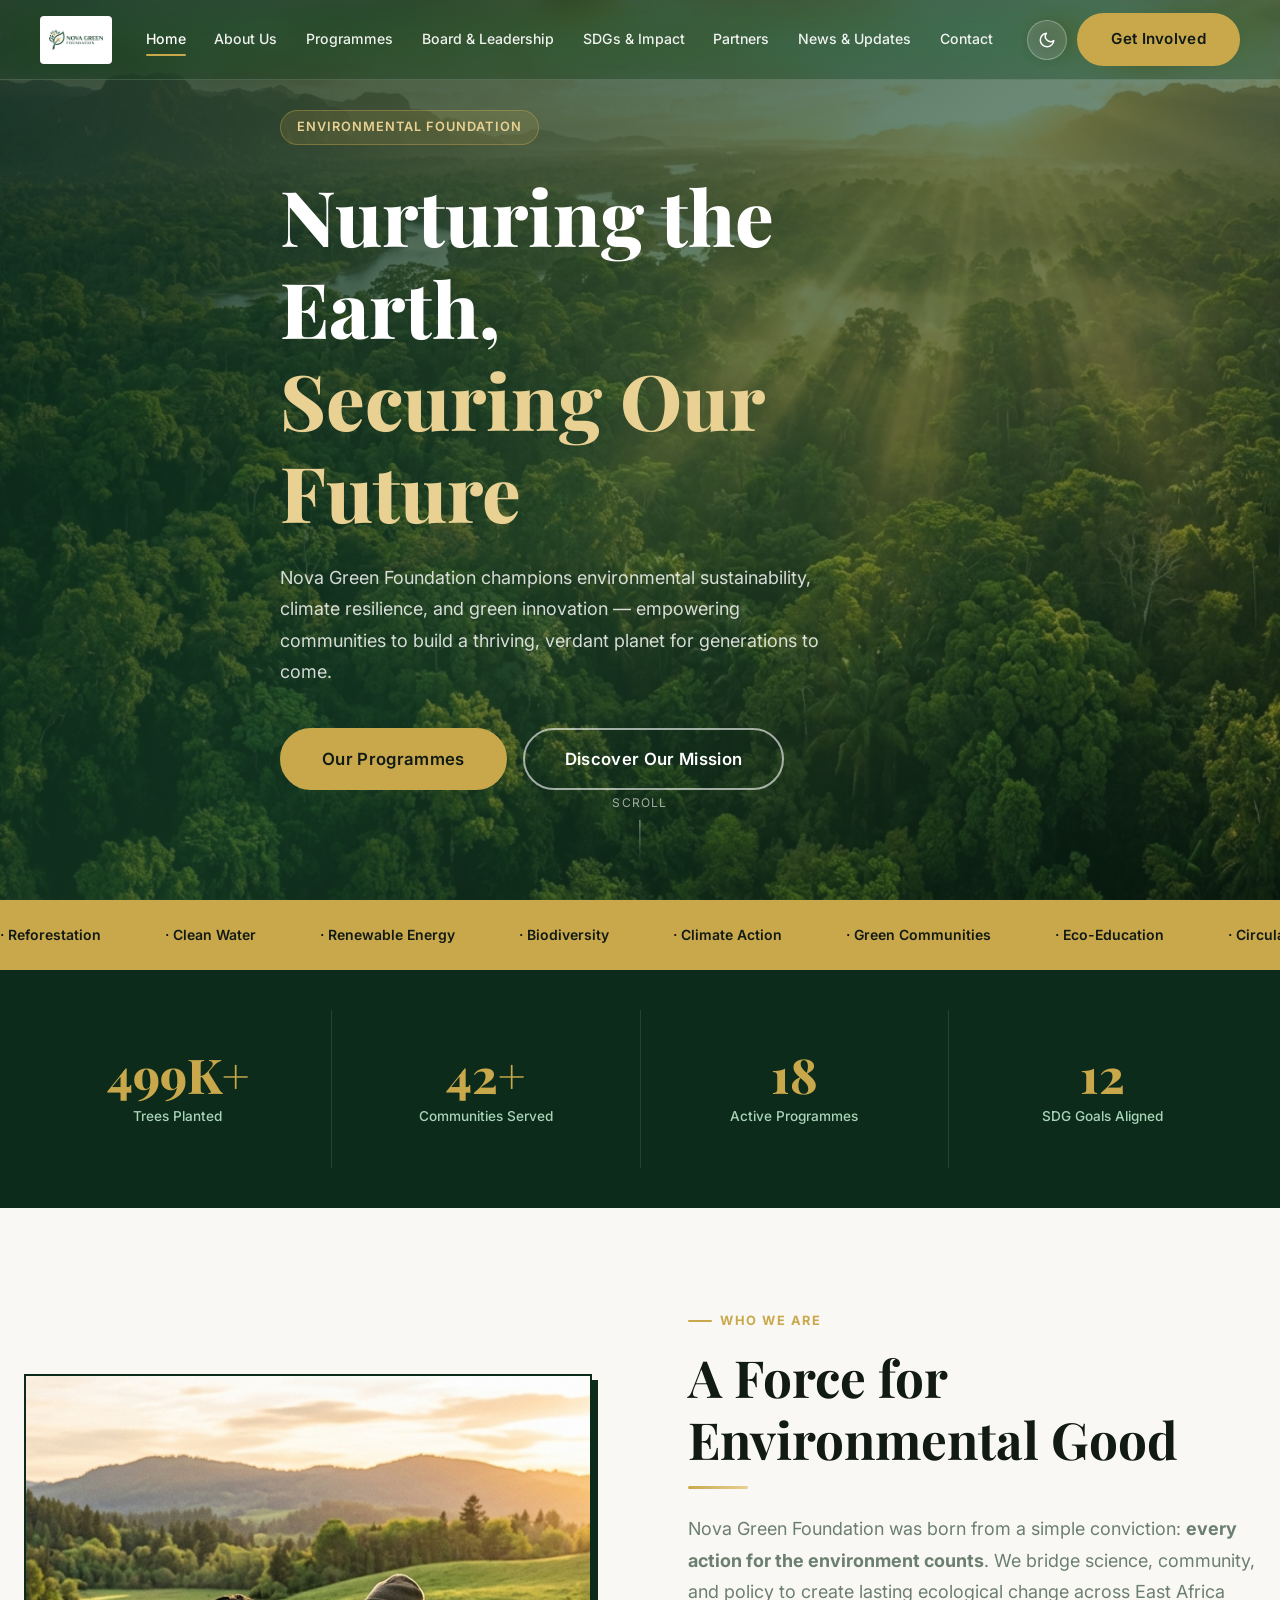
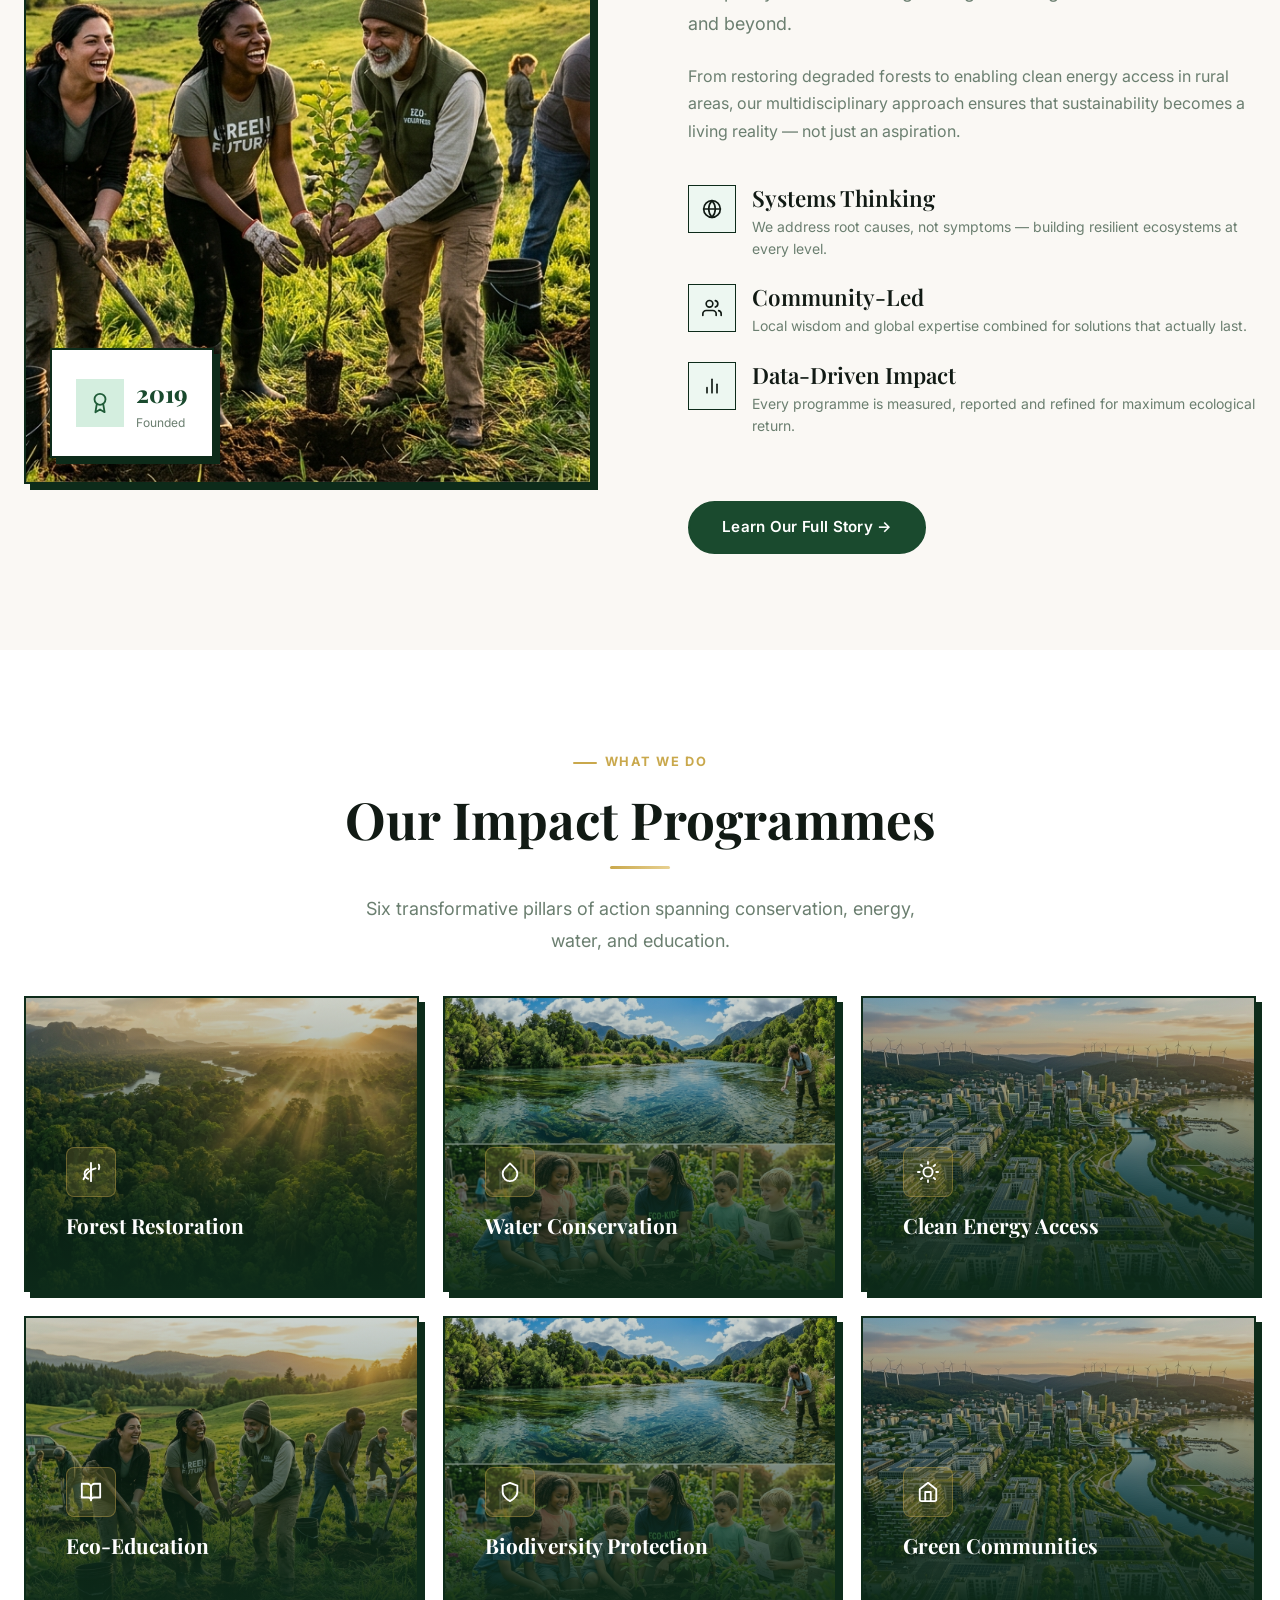
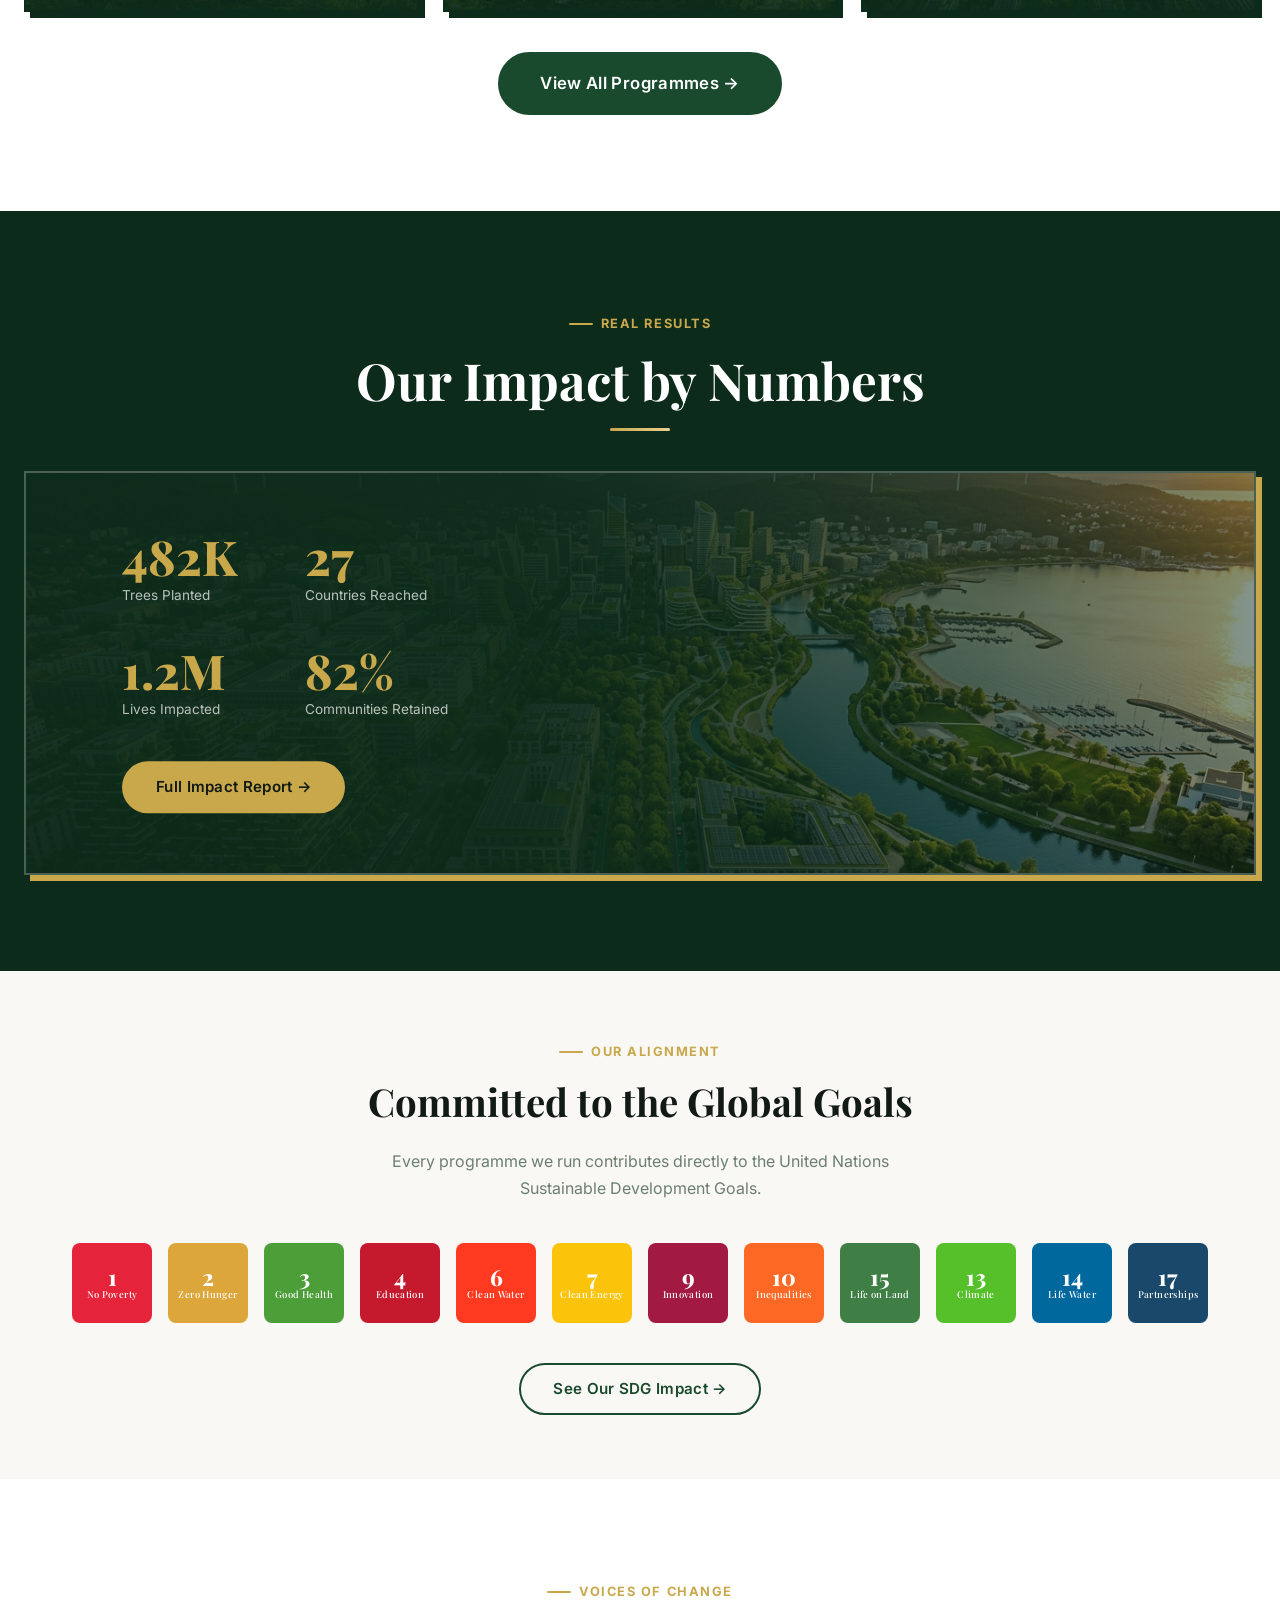
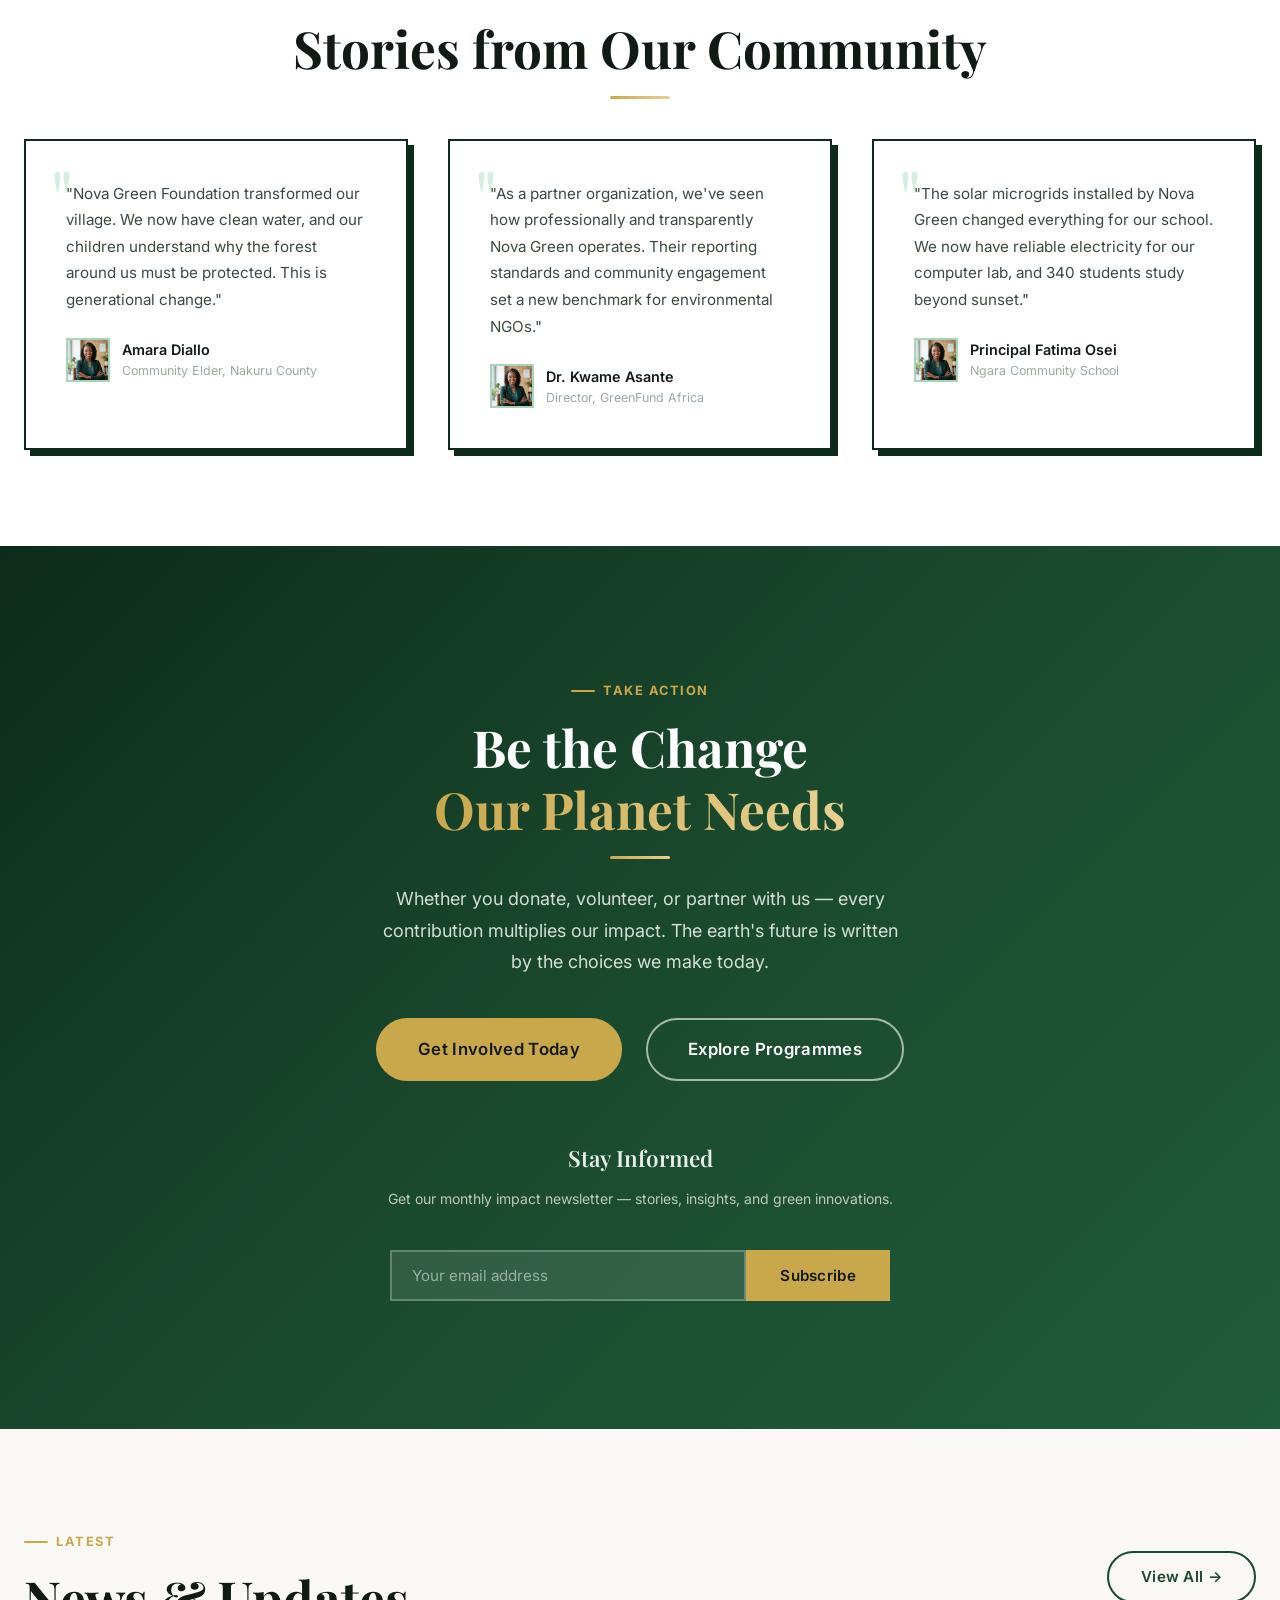
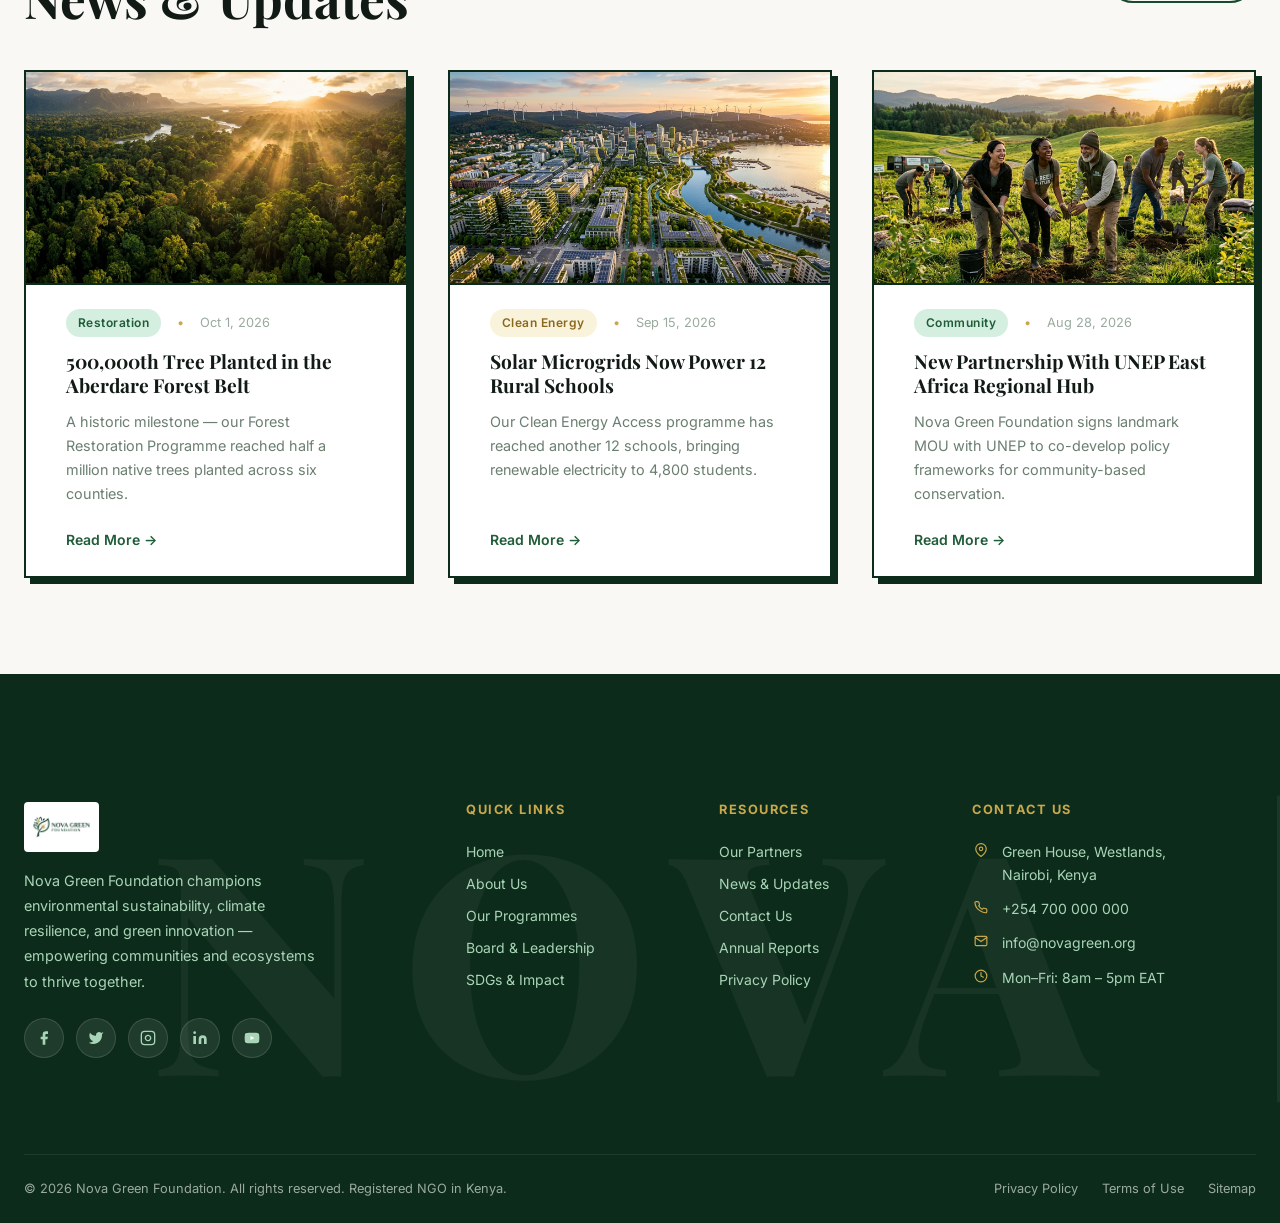
<file: index.html>
<!DOCTYPE html>
<html lang="en">
<head>
  <meta charset="UTF-8">
  <meta name="viewport" content="width=device-width, initial-scale=1.0">
  <meta name="description" content="Nova Green Foundation — Championing environmental sustainability, climate action, and green innovation for a thriving planet. Join us in building a greener tomorrow.">
  <meta property="og:title" content="Nova Green Foundation | Building a Greener Tomorrow">
  <meta property="og:description" content="Environmental conservation and sustainability foundation committed to SDGs, climate resilience, and green communities.">
  <meta property="og:type" content="website">
  <title>Nova Green Foundation | Building a Greener Tomorrow</title>
  <script>
    (function() {
      try {
        var s = localStorage.getItem('nova-theme');
        var d = window.matchMedia && window.matchMedia('(prefers-color-scheme: dark)').matches;
        document.documentElement.setAttribute('data-theme', s || (d ? 'dark' : 'light'));
      } catch (e) {}
    })();
  </script>
  <link rel="stylesheet" href="css/global.css">
  <style>
    /* ── Homepage-specific styles ── */
    .home-hero { min-height: 100vh; display: flex; align-items: center; }
    .hero-badge {
      display: inline-flex; align-items: center; gap: 0.5rem;
      background: rgba(201,168,76,0.15); border: 1px solid rgba(201,168,76,0.4);
      color: var(--gold-300); padding: 0.4rem 1rem; border-radius: var(--radius-pill);
      font-size: 0.8rem; font-weight: 600; letter-spacing: 0.08em;
      text-transform: uppercase; margin-bottom: var(--space-md);
    }
    .hero-title { color: white; margin-bottom: var(--space-md); max-width: 720px; }
    .hero-title em { font-style: normal; color: var(--gold-300); }
    .hero-subtitle { color: rgba(255,255,255,0.82); max-width: 560px; margin-bottom: var(--space-lg); }
    .hero-actions { display: flex; gap: var(--space-sm); flex-wrap: wrap; }
    .hero-scroll {
      position: absolute; bottom: 2.5rem; left: 50%;
      transform: translateX(-50%);
      display: flex; flex-direction: column; align-items: center; gap: 0.5rem;
      color: rgba(255,255,255,0.6); font-size: 0.75rem; letter-spacing: 0.1em;
      text-transform: uppercase; cursor: pointer; z-index: 3;
    }
    .scroll-line {
      width: 1px; height: 40px;
      background: linear-gradient(to bottom, rgba(255,255,255,0.6), transparent);
      animation: float 2s ease-in-out infinite;
    }

    /* Mission strip */
    .mission-strip {
      background: var(--accent);
      padding: var(--space-md) 0;
      overflow: hidden;
    }
    .mission-strip-inner {
      display: flex;
      gap: var(--space-xl);
      white-space: nowrap;
      animation: marquee 30s linear infinite;
    }
    @keyframes marquee {
      0% { transform: translateX(0); }
      100% { transform: translateX(-50%); }
    }
    .mission-strip-item {
      display: inline-flex; align-items: center; gap: 0.5rem;
      font-size: 0.875rem; font-weight: 600; color: var(--dark-text);
    }

    /* About section */
    .about-home-grid {
      display: grid; grid-template-columns: 1fr 1fr; gap: var(--space-2xl); align-items: center;
    }
    .about-img-wrapper {
      position: relative; border-radius: 0 !important; overflow: hidden;
      aspect-ratio: 4/5;
      border: 2px solid var(--forest-900);
      box-shadow: 6px 6px 0px var(--forest-900);
    }
    [data-theme="dark"] .about-img-wrapper {
      border-color: rgba(255, 255, 255, 0.25);
      box-shadow: 6px 6px 0px var(--accent);
    }
    .about-img-wrapper img { width: 100%; height: 100%; object-fit: cover; }
    .about-img-badge {
      position: absolute; bottom: var(--space-md); left: var(--space-md);
      background: var(--card-bg); border: 2px solid var(--forest-900);
      border-radius: 0 !important; padding: var(--space-md);
      box-shadow: 4px 4px 0px var(--forest-900);
      display: flex; align-items: center; gap: 0.75rem;
    }
    [data-theme="dark"] .about-img-badge {
      background: #091a12;
      border-color: rgba(255, 255, 255, 0.25);
      box-shadow: 4px 4px 0px var(--accent);
    }
    .about-img-badge-icon {
      width: 48px; height: 48px; background: var(--forest-100);
      border-radius: 0; display: flex; align-items: center; justify-content: center;
      font-size: 1.4rem;
    }
    .about-img-badge-text { font-size: 0.8rem; }
    .about-img-badge-num {
      font-family: var(--font-serif); font-size: 1.5rem; font-weight: 800; color: var(--forest-800);
    }

    /* Values */
    .value-item {
      display: flex; gap: var(--space-sm); margin-bottom: var(--space-md);
    }
    .value-icon {
      width: 48px; height: 48px; min-width: 48px;
      background: var(--forest-50); border: 1px solid var(--forest-900);
      border-radius: 0;
      display: flex; align-items: center; justify-content: center; font-size: 1.2rem;
    }
    [data-theme="dark"] .value-icon {
      background: #0d1e14;
      border-color: rgba(255, 255, 255, 0.2);
    }

    /* Impact section */
    .impact-visual {
      position: relative; border-radius: 0 !important; overflow: hidden; aspect-ratio: 16/9;
      border: 2px solid var(--forest-900);
      box-shadow: 6px 6px 0px var(--forest-900);
    }
    [data-theme="dark"] .impact-visual {
      border-color: rgba(255, 255, 255, 0.25);
      box-shadow: 6px 6px 0px var(--accent);
    }
    .impact-visual img { width: 100%; height: 100%; object-fit: cover; }
    .impact-visual-overlay {
      position: absolute; inset: 0;
      background: linear-gradient(to right, rgba(13,43,26,0.9) 0%, rgba(13,43,26,0.4) 100%);
    }
    .impact-numbers-overlay {
      position: absolute; left: var(--space-2xl); top: 50%; transform: translateY(-50%);
    }

    /* SDG strip */
    .sdg-strip { display: flex; gap: var(--space-sm); flex-wrap: wrap; justify-content: center; }

    /* CTA section */
    .cta-section {
      background: linear-gradient(135deg, var(--forest-900) 0%, var(--forest-800) 50%, var(--forest-700) 100%);
      padding: var(--space-3xl) 0;
      position: relative; overflow: hidden;
    }
    .cta-section::before {
      content: '';
      position: absolute; font-size: 20rem; opacity: 0.03;
      right: -5rem; bottom: -5rem; line-height: 1;
    }

    /* Newsletter */
    .newsletter-form {
      display: flex; gap: 0; max-width: 500px; margin: var(--space-lg) auto 0;
    }
    .newsletter-form .form-input {
      border-radius: 0;
      border: 2px solid rgba(255,255,255,0.25); background: rgba(255,255,255,0.1);
      color: white; flex: 1;
    }
    .newsletter-form .form-input::placeholder { color: rgba(255,255,255,0.5); }
    .newsletter-form .form-input:focus { border-color: var(--accent); box-shadow: none; background: rgba(255,255,255,0.15); }
    .newsletter-form .btn { border-radius: 0; }

    /* Testimonials */
    .testimonial-card {
      background: var(--card-bg); border-radius: 0 !important; padding: var(--space-lg);
      border: 2px solid var(--forest-900) !important;
      box-shadow: 6px 6px 0px var(--forest-900) !important;
      position: relative;
      transition: transform 0.15s ease, box-shadow 0.15s ease !important;
    }
    .testimonial-card:hover {
      transform: translate(-3px, -3px) !important;
      box-shadow: 9px 9px 0px var(--forest-900) !important;
    }
    [data-theme="dark"] .testimonial-card {
      background: #091a12 !important;
      border-color: rgba(255, 255, 255, 0.25) !important;
      box-shadow: 6px 6px 0px var(--accent) !important;
    }
    [data-theme="dark"] .testimonial-card:hover {
      box-shadow: 9px 9px 0px var(--accent) !important;
    }
    .testimonial-card::before {
      content: '"'; font-family: var(--font-serif); font-size: 5rem; line-height: 1;
      color: var(--forest-100); position: absolute; top: 1rem; left: 1.5rem;
    }
    [data-theme="dark"] .testimonial-card::before {
      color: rgba(255, 255, 255, 0.08);
    }
    .testimonial-text {
      font-size: 0.95rem; line-height: 1.75; color: var(--mid-text);
      margin-bottom: var(--space-md); position: relative; z-index: 1;
    }
    .testimonial-author { display: flex; align-items: center; gap: 0.75rem; }
    .testimonial-avatar {
      width: 44px; height: 44px; border-radius: 0; object-fit: cover;
      border: 1px solid var(--forest-900);
      border: 2px solid var(--forest-200);
    }
    .testimonial-name { font-weight: 600; font-size: 0.9rem; }
    .testimonial-role { font-size: 0.78rem; color: var(--muted-text); }

    @media (max-width: 768px) {
      .about-home-grid { grid-template-columns: 1fr; }
      .impact-numbers-overlay { left: var(--space-md); }
      .newsletter-form { flex-direction: column; }
      .newsletter-form .form-input { border-radius: var(--radius-pill); }
      .newsletter-form .btn { border-radius: var(--radius-pill); }
    }
  </style>
</head>
<body>

  <!-- Navigation -->
  <nav class="navbar transparent" id="navbar" role="navigation" aria-label="Main navigation">
    <div class="nav-inner">
      <a href="index.html" class="nav-logo" aria-label="Nova Green Foundation Home">
        <img src="assets/images/logo.jpg" alt="Nova Green Foundation Logo">
      </a>
      <div class="nav-links" role="menubar">
        <a href="index.html"              class="nav-link active"  role="menuitem" data-page="home">Home</a>
        <a href="pages/about.html"        class="nav-link"         role="menuitem" data-page="about">About Us</a>
        <a href="pages/programmes.html"   class="nav-link"         role="menuitem" data-page="programmes">Programmes</a>
        <a href="pages/board.html"        class="nav-link"         role="menuitem" data-page="board">Board & Leadership</a>
        <a href="pages/sdgs.html"         class="nav-link"         role="menuitem" data-page="sdgs">SDGs & Impact</a>
        <a href="pages/partners.html"     class="nav-link"         role="menuitem" data-page="partners">Partners</a>
        <a href="pages/news.html"         class="nav-link"         role="menuitem" data-page="news">News & Updates</a>
        <a href="pages/contact.html"      class="nav-link"         role="menuitem" data-page="contact">Contact</a>
      </div>
      <div class="nav-actions">
        <button class="theme-toggle" id="theme-toggle" aria-label="Toggle light or dark theme" title="Toggle theme">
          <span class="theme-icon sun-icon" aria-hidden="true"><svg width="18" height="18" viewBox="0 0 24 24" fill="none" stroke="currentColor" stroke-width="2" stroke-linecap="round" stroke-linejoin="round"><circle cx="12" cy="12" r="5"></circle><line x1="12" y1="1" x2="12" y2="3"></line><line x1="12" y1="21" x2="12" y2="23"></line><line x1="4.22" y1="4.22" x2="5.64" y2="5.64"></line><line x1="18.36" y1="18.36" x2="19.78" y2="19.78"></line><line x1="1" y1="12" x2="3" y2="12"></line><line x1="21" y1="12" x2="23" y2="12"></line><line x1="4.22" y1="19.78" x2="5.64" y2="18.36"></line><line x1="18.36" y1="5.64" x2="19.78" y2="4.22"></line></svg></span>
          <span class="theme-icon moon-icon" aria-hidden="true"><svg width="18" height="18" viewBox="0 0 24 24" fill="none" stroke="currentColor" stroke-width="2" stroke-linecap="round" stroke-linejoin="round"><path d="M21 12.79A9 9 0 1 1 11.21 3 7 7 0 0 0 21 12.79z"></path></svg></span>
        </button>
        <a href="pages/contact.html" class="btn btn-accent nav-cta" id="nav-donate-btn">Get Involved</a>
        <button class="nav-toggle" id="nav-toggle" aria-label="Toggle mobile menu" aria-expanded="false">
          <span></span><span></span><span></span>
        </button>
      </div>
    </div>
  </nav>
  <div class="nav-mobile" id="nav-mobile">
    <a href="index.html"              class="nav-mobile-link active" data-page="home">Home</a>
    <a href="pages/about.html"        class="nav-mobile-link" data-page="about">About Us</a>
    <a href="pages/programmes.html"   class="nav-mobile-link" data-page="programmes">Programmes</a>
    <a href="pages/board.html"        class="nav-mobile-link" data-page="board">Board & Leadership</a>
    <a href="pages/sdgs.html"         class="nav-mobile-link" data-page="sdgs">SDGs & Impact</a>
    <a href="pages/partners.html"     class="nav-mobile-link" data-page="partners">Partners</a>
    <a href="pages/news.html"         class="nav-mobile-link" data-page="news">News & Updates</a>
    <a href="pages/contact.html"      class="nav-mobile-link" data-page="contact">Contact</a>
    <div class="nav-mobile-actions">
      <button class="mobile-theme-btn" id="mobile-theme-btn" aria-label="Toggle theme">
        <span class="theme-icon sun-icon">Light Mode</span>
        <span class="theme-icon moon-icon">Dark Mode</span>
      </button>
      <a href="pages/contact.html" class="btn btn-accent" style="text-align:center;width:100%">Get Involved</a>
    </div>
  </div>

  <main>
    <!-- ════════════════════ HERO SECTION ════════════════════ -->
    <section class="hero home-hero" id="hero" aria-label="Hero">
      <div class="hero-bg" style="background-image: url('assets/images/hero-forest.jpg')"></div>
      <div class="hero-overlay"></div>
      <div class="container hero-content">
        <div class="hero-badge animate-fadeIn">
          Environmental Foundation
        </div>
        <h1 class="display-1 hero-title animate-fadeInUp delay-1">
          Nurturing the Earth,<br><em>Securing Our Future</em>
        </h1>
        <p class="body-lg hero-subtitle animate-fadeInUp delay-2">
          Nova Green Foundation champions environmental sustainability, climate resilience, and green innovation — empowering communities to build a thriving, verdant planet for generations to come.
        </p>
        <div class="hero-actions animate-fadeInUp delay-3">
          <a href="pages/programmes.html" class="btn btn-accent btn-lg">
            Our Programmes
          </a>
          <a href="pages/about.html" class="btn btn-outline-white btn-lg">
            Discover Our Mission
          </a>
        </div>
      </div>
      <div class="hero-scroll" onclick="document.getElementById('mission-strip').scrollIntoView({behavior:'smooth'})">
        <span>Scroll</span>
        <div class="scroll-line"></div>
      </div>
    </section>

    <!-- ════════════════════ MISSION STRIP ════════════════════ -->
    <div class="mission-strip" id="mission-strip">
      <div class="mission-strip-inner">
        <!-- Repeated for seamless loop -->
        <span class="mission-strip-item">· Reforestation</span>
        <span class="mission-strip-item">· Clean Water</span>
        <span class="mission-strip-item">· Renewable Energy</span>
        <span class="mission-strip-item">· Biodiversity</span>
        <span class="mission-strip-item">· Climate Action</span>
        <span class="mission-strip-item">· Green Communities</span>
        <span class="mission-strip-item">· Eco-Education</span>
        <span class="mission-strip-item">· Circular Economy</span>
        <span class="mission-strip-item">· Reforestation</span>
        <span class="mission-strip-item">· Clean Water</span>
        <span class="mission-strip-item">· Renewable Energy</span>
        <span class="mission-strip-item">· Biodiversity</span>
        <span class="mission-strip-item">· Climate Action</span>
        <span class="mission-strip-item">· Green Communities</span>
        <span class="mission-strip-item">· Eco-Education</span>
        <span class="mission-strip-item">· Circular Economy</span>
      </div>
    </div>

    <!-- ════════════════════ STATS ════════════════════ -->
    <div class="stats-bar" aria-label="Foundation statistics">
      <div class="container">
        <div class="stats-grid">
          <div class="stat-item reveal">
            <span class="stat-number" data-count="500" data-suffix="K+">0</span>
            <div class="stat-label">Trees Planted</div>
          </div>
          <div class="stat-item reveal">
            <span class="stat-number" data-count="42" data-suffix="+">0</span>
            <div class="stat-label">Communities Served</div>
          </div>
          <div class="stat-item reveal">
            <span class="stat-number" data-count="18" data-suffix="">0</span>
            <div class="stat-label">Active Programmes</div>
          </div>
          <div class="stat-item reveal">
            <span class="stat-number" data-count="12" data-suffix="">0</span>
            <div class="stat-label">SDG Goals Aligned</div>
          </div>
        </div>
      </div>
    </div>

    <!-- ════════════════════ ABOUT SECTION ════════════════════ -->
    <section class="section bg-cream" aria-labelledby="about-heading">
      <div class="container">
        <div class="about-home-grid">
          <div class="reveal-left">
            <div class="about-img-wrapper">
              <img src="assets/images/about-hero.jpg" alt="Volunteers planting trees for environmental conservation">
              <div class="about-img-badge">
                <div class="about-img-badge-icon"><svg width="22" height="22" viewBox="0 0 24 24" fill="none" stroke="var(--forest-700)" stroke-width="2" stroke-linecap="round" stroke-linejoin="round"><circle cx="12" cy="8" r="6"/><path d="M15.477 12.89L17 22l-5-3-5 3 1.523-9.11"/></svg></div>
                <div class="about-img-badge-text">
                  <div class="about-img-badge-num">2019</div>
                  <div style="font-size:0.75rem;color:var(--light-text)">Founded</div>
                </div>
              </div>
            </div>
          </div>
          <div class="reveal-right">
            <span class="section-label">Who We Are</span>
            <h2 class="display-2" id="about-heading">
              A Force for<br>Environmental Good
            </h2>
            <div class="gold-divider"></div>
            <p class="body-lg text-light mb-md">
              Nova Green Foundation was born from a simple conviction: <strong>every action for the environment counts</strong>. We bridge science, community, and policy to create lasting ecological change across East Africa and beyond.
            </p>
            <p class="body-md text-light mb-lg">
              From restoring degraded forests to enabling clean energy access in rural areas, our multidisciplinary approach ensures that sustainability becomes a living reality — not just an aspiration.
            </p>

            <div class="value-item">
              <div class="value-icon"><svg width="20" height="20" viewBox="0 0 24 24" fill="none" stroke="currentColor" stroke-width="2" stroke-linecap="round" stroke-linejoin="round"><circle cx="12" cy="12" r="10"/><line x1="2" y1="12" x2="22" y2="12"/><path d="M12 2a15.3 15.3 0 0 1 4 10 15.3 15.3 0 0 1-4 10 15.3 15.3 0 0 1-4-10 15.3 15.3 0 0 1 4-10z"/></svg></div>
              <div>
                <h3 class="heading-3 mb-sm" style="margin-bottom:0.25rem">Systems Thinking</h3>
                <p class="body-sm text-light">We address root causes, not symptoms — building resilient ecosystems at every level.</p>
              </div>
            </div>
            <div class="value-item">
              <div class="value-icon"><svg width="20" height="20" viewBox="0 0 24 24" fill="none" stroke="currentColor" stroke-width="2" stroke-linecap="round" stroke-linejoin="round"><path d="M17 21v-2a4 4 0 0 0-4-4H5a4 4 0 0 0-4 4v2"/><circle cx="9" cy="7" r="4"/><path d="M23 21v-2a4 4 0 0 0-3-3.87"/><path d="M16 3.13a4 4 0 0 1 0 7.75"/></svg></div>
              <div>
                <h3 class="heading-3" style="margin-bottom:0.25rem">Community-Led</h3>
                <p class="body-sm text-light">Local wisdom and global expertise combined for solutions that actually last.</p>
              </div>
            </div>
            <div class="value-item">
              <div class="value-icon"><svg width="20" height="20" viewBox="0 0 24 24" fill="none" stroke="currentColor" stroke-width="2" stroke-linecap="round" stroke-linejoin="round"><line x1="18" y1="20" x2="18" y2="10"/><line x1="12" y1="20" x2="12" y2="4"/><line x1="6" y1="20" x2="6" y2="14"/></svg></div>
              <div>
                <h3 class="heading-3" style="margin-bottom:0.25rem">Data-Driven Impact</h3>
                <p class="body-sm text-light">Every programme is measured, reported and refined for maximum ecological return.</p>
              </div>
            </div>

            <a href="pages/about.html" class="btn btn-primary mt-lg">Learn Our Full Story →</a>
          </div>
        </div>
      </div>
    </section>

    <!-- ════════════════════ PROGRAMMES PREVIEW ════════════════════ -->
    <section class="section" aria-labelledby="programmes-heading">
      <div class="container">
        <div class="text-center mb-lg reveal">
          <span class="section-label">What We Do</span>
          <h2 class="display-2" id="programmes-heading">Our Impact Programmes</h2>
          <div class="gold-divider center"></div>
          <p class="body-lg text-light" style="max-width:600px;margin:0 auto">
            Six transformative pillars of action spanning conservation, energy, water, and education.
          </p>
        </div>
        <div class="grid-3" style="gap:var(--space-md)">
          <div class="programme-card reveal delay-1">
            <div class="programme-card-bg" style="background-image:url('assets/images/hero-forest.jpg')"></div>
            <div class="programme-card-overlay"></div>
            <div class="programme-card-content">
              <div class="programme-icon"><svg width="22" height="22" viewBox="0 0 24 24" fill="none" stroke="currentColor" stroke-width="2" stroke-linecap="round" stroke-linejoin="round"><path d="M17 8C8 10 5.9 16.17 3.82 19.98"/><path d="M20.5 9c.8-1.7.8-3.3 0-5"/><path d="M12 2v20"/><path d="M9 19.4c-2.3-.8-4-2.7-4-5.4 0-3.9 3.1-5 4-5"/></svg></div>
              <div class="programme-title">Forest Restoration</div>
              <div class="programme-desc">Rehabilitating degraded ecosystems through native species planting, invasive species removal, and long-term forest stewardship programmes.</div>
            </div>
          </div>
          <div class="programme-card reveal delay-2">
            <div class="programme-card-bg" style="background-image:url('assets/images/programmes-hero.jpg')"></div>
            <div class="programme-card-overlay"></div>
            <div class="programme-card-content">
              <div class="programme-icon"><svg width="22" height="22" viewBox="0 0 24 24" fill="none" stroke="currentColor" stroke-width="2" stroke-linecap="round" stroke-linejoin="round"><path d="M12 2.69l5.66 5.66a8 8 0 1 1-11.31 0z"/></svg></div>
              <div class="programme-title">Water Conservation</div>
              <div class="programme-desc">Protecting watershed integrity, restoring riverbanks, and delivering clean water solutions to underserved rural communities.</div>
            </div>
          </div>
          <div class="programme-card reveal delay-3">
            <div class="programme-card-bg" style="background-image:url('assets/images/sdg-hero.jpg')"></div>
            <div class="programme-card-overlay"></div>
            <div class="programme-card-content">
              <div class="programme-icon"><svg width="22" height="22" viewBox="0 0 24 24" fill="none" stroke="currentColor" stroke-width="2" stroke-linecap="round" stroke-linejoin="round"><circle cx="12" cy="12" r="5"/><line x1="12" y1="1" x2="12" y2="3"/><line x1="12" y1="21" x2="12" y2="23"/><line x1="4.22" y1="4.22" x2="5.64" y2="5.64"/><line x1="18.36" y1="18.36" x2="19.78" y2="19.78"/><line x1="1" y1="12" x2="3" y2="12"/><line x1="21" y1="12" x2="23" y2="12"/><line x1="4.22" y1="19.78" x2="5.64" y2="18.36"/><line x1="18.36" y1="5.64" x2="19.78" y2="4.22"/></svg></div>
              <div class="programme-title">Clean Energy Access</div>
              <div class="programme-desc">Installing solar microgrids and biogas systems, replacing charcoal with sustainable cooking solutions for 10,000+ households.</div>
            </div>
          </div>
          <div class="programme-card reveal delay-4">
            <div class="programme-card-bg" style="background-image:url('assets/images/about-hero.jpg')"></div>
            <div class="programme-card-overlay"></div>
            <div class="programme-card-content">
              <div class="programme-icon"><svg width="22" height="22" viewBox="0 0 24 24" fill="none" stroke="currentColor" stroke-width="2" stroke-linecap="round" stroke-linejoin="round"><path d="M2 3h6a4 4 0 0 1 4 4v14a3 3 0 0 0-3-3H2z"/><path d="M22 3h-6a4 4 0 0 0-4 4v14a3 3 0 0 1 3-3h7z"/></svg></div>
              <div class="programme-title">Eco-Education</div>
              <div class="programme-desc">School curriculum integration, teacher training, and youth environmental leadership camps across 120 partner schools.</div>
            </div>
          </div>
          <div class="programme-card reveal delay-5">
            <div class="programme-card-bg" style="background-image:url('assets/images/programmes-hero.jpg')"></div>
            <div class="programme-card-overlay"></div>
            <div class="programme-card-content">
              <div class="programme-icon"><svg width="22" height="22" viewBox="0 0 24 24" fill="none" stroke="currentColor" stroke-width="2" stroke-linecap="round" stroke-linejoin="round"><path d="M12 22s8-4 8-10V5l-8-3-8 3v7c0 6 8 10 8 10z"/></svg></div>
              <div class="programme-title">Biodiversity Protection</div>
              <div class="programme-desc">Wildlife corridor creation, pollinator habitat restoration, and community-based conservation ranger programmes.</div>
            </div>
          </div>
          <div class="programme-card reveal delay-6">
            <div class="programme-card-bg" style="background-image:url('assets/images/sdg-hero.jpg')"></div>
            <div class="programme-card-overlay"></div>
            <div class="programme-card-content">
              <div class="programme-icon"><svg width="22" height="22" viewBox="0 0 24 24" fill="none" stroke="currentColor" stroke-width="2" stroke-linecap="round" stroke-linejoin="round"><path d="M3 9l9-7 9 7v11a2 2 0 0 1-2 2H5a2 2 0 0 1-2-2z"/><polyline points="9 22 9 12 15 12 15 22"/></svg></div>
              <div class="programme-title">Green Communities</div>
              <div class="programme-desc">Urban greening, waste reduction, composting networks, and climate-resilient agriculture for food-secure communities.</div>
            </div>
          </div>
        </div>
        <div class="text-center mt-lg reveal">
          <a href="pages/programmes.html" class="btn btn-primary btn-lg">View All Programmes →</a>
        </div>
      </div>
    </section>

    <!-- ════════════════════ IMPACT SECTION ════════════════════ -->
    <section class="section bg-forest-dark" aria-labelledby="impact-heading">
      <div class="container">
        <div class="text-center mb-lg reveal">
          <span class="section-label" style="color:var(--accent)">Real Results</span>
          <h2 class="display-2 text-white" id="impact-heading">Our Impact by Numbers</h2>
          <div class="gold-divider center"></div>
        </div>
        <div style="position:relative;border:2px solid rgba(255,255,255,0.25);box-shadow:6px 6px 0px var(--accent);overflow:hidden;">
          <img src="assets/images/sdg-hero.jpg" alt="Sustainable city with solar panels and green spaces" style="width:100%;height:400px;object-fit:cover;">
          <div style="position:absolute;inset:0;background:linear-gradient(to right, rgba(13,43,26,0.95) 40%, rgba(13,43,26,0.5) 100%);"></div>
          <div style="position:absolute;top:50%;left:var(--space-2xl);transform:translateY(-50%);color:white;" class="reveal-left">
            <div style="display:grid;grid-template-columns:1fr 1fr;gap:var(--space-lg);max-width:500px;">
              <div>
                <div class="stat-number" style="color:var(--accent)" data-count="500" data-suffix="K">0</div>
                <div style="font-size:0.85rem;color:rgba(255,255,255,0.7);margin-top:0.3rem">Trees Planted</div>
              </div>
              <div>
                <div class="stat-number" style="color:var(--accent)" data-count="28" data-suffix="">0</div>
                <div style="font-size:0.85rem;color:rgba(255,255,255,0.7);margin-top:0.3rem">Countries Reached</div>
              </div>
              <div>
                <div class="stat-number" style="color:var(--accent)" data-count="1.2" data-suffix="M" data-decimals="1">0</div>
                <div style="font-size:0.85rem;color:rgba(255,255,255,0.7);margin-top:0.3rem">Lives Impacted</div>
              </div>
              <div>
                <div class="stat-number" style="color:var(--accent)" data-count="85" data-suffix="%">0</div>
                <div style="font-size:0.85rem;color:rgba(255,255,255,0.7);margin-top:0.3rem">Communities Retained</div>
              </div>
            </div>
            <a href="pages/sdgs.html" class="btn btn-accent mt-lg">Full Impact Report →</a>
          </div>
        </div>
      </div>
    </section>

    <!-- ════════════════════ SDG STRIP ════════════════════ -->
    <section class="section-sm bg-cream" aria-labelledby="sdg-heading">
      <div class="container text-center">
        <span class="section-label">Our Alignment</span>
        <h2 class="heading-1 mb-md" id="sdg-heading">Committed to the Global Goals</h2>
        <p class="body-md text-light mb-lg" style="max-width:540px;margin:0 auto var(--space-lg)">
          Every programme we run contributes directly to the United Nations Sustainable Development Goals.
        </p>
        <div class="sdg-strip reveal">
          <div class="sdg-badge" style="background:#e5243b" data-tooltip="No Poverty">1<span>No Poverty</span></div>
          <div class="sdg-badge" style="background:#dda63a" data-tooltip="Zero Hunger">2<span>Zero Hunger</span></div>
          <div class="sdg-badge" style="background:#4c9f38" data-tooltip="Good Health">3<span>Good Health</span></div>
          <div class="sdg-badge" style="background:#c5192d" data-tooltip="Quality Education">4<span>Education</span></div>
          <div class="sdg-badge" style="background:#ff3a21" data-tooltip="Clean Water">6<span>Clean Water</span></div>
          <div class="sdg-badge" style="background:#fcc30b" data-tooltip="Affordable Energy">7<span>Clean Energy</span></div>
          <div class="sdg-badge" style="background:#a21942" data-tooltip="Industry & Innovation">9<span>Innovation</span></div>
          <div class="sdg-badge" style="background:#fd6925" data-tooltip="Reduced Inequalities">10<span>Inequalities</span></div>
          <div class="sdg-badge" style="background:#3f7e44" data-tooltip="Life on Land">15<span>Life on Land</span></div>
          <div class="sdg-badge" style="background:#56c02b" data-tooltip="Climate Action">13<span>Climate</span></div>
          <div class="sdg-badge" style="background:#00689d" data-tooltip="Life Below Water">14<span>Life Water</span></div>
          <div class="sdg-badge" style="background:#19486a" data-tooltip="Partnerships">17<span>Partnerships</span></div>
        </div>
        <a href="pages/sdgs.html" class="btn btn-outline mt-lg">See Our SDG Impact →</a>
      </div>
    </section>

    <!-- ════════════════════ TESTIMONIALS ════════════════════ -->
    <section class="section" aria-labelledby="testimonials-heading">
      <div class="container">
        <div class="text-center mb-lg reveal">
          <span class="section-label">Voices of Change</span>
          <h2 class="display-2" id="testimonials-heading">Stories from Our Community</h2>
          <div class="gold-divider center"></div>
        </div>
        <div class="grid-3">
          <div class="testimonial-card reveal delay-1">
            <p class="testimonial-text">
              "Nova Green Foundation transformed our village. We now have clean water, and our children understand why the forest around us must be protected. This is generational change."
            </p>
            <div class="testimonial-author">
              <img src="assets/images/team-1.jpg" alt="Community member portrait" class="testimonial-avatar">
              <div>
                <div class="testimonial-name">Amara Diallo</div>
                <div class="testimonial-role">Community Elder, Nakuru County</div>
              </div>
            </div>
          </div>
          <div class="testimonial-card reveal delay-2">
            <p class="testimonial-text">
              "As a partner organization, we've seen how professionally and transparently Nova Green operates. Their reporting standards and community engagement set a new benchmark for environmental NGOs."
            </p>
            <div class="testimonial-author">
              <img src="assets/images/team-1.jpg" alt="Partner organization representative" class="testimonial-avatar">
              <div>
                <div class="testimonial-name">Dr. Kwame Asante</div>
                <div class="testimonial-role">Director, GreenFund Africa</div>
              </div>
            </div>
          </div>
          <div class="testimonial-card reveal delay-3">
            <p class="testimonial-text">
              "The solar microgrids installed by Nova Green changed everything for our school. We now have reliable electricity for our computer lab, and 340 students study beyond sunset."
            </p>
            <div class="testimonial-author">
              <img src="assets/images/team-1.jpg" alt="School principal portrait" class="testimonial-avatar">
              <div>
                <div class="testimonial-name">Principal Fatima Osei</div>
                <div class="testimonial-role">Ngara Community School</div>
              </div>
            </div>
          </div>
        </div>
      </div>
    </section>

    <!-- ════════════════════ CTA SECTION ════════════════════ -->
    <section class="cta-section" aria-labelledby="cta-heading">
      <div class="container text-center">
        <div class="reveal">
          <span class="section-label" style="color:var(--accent)">Take Action</span>
          <h2 class="display-2 text-white" id="cta-heading">
            Be the Change<br><span class="shimmer-gold">Our Planet Needs</span>
          </h2>
          <div class="gold-divider center"></div>
          <p class="body-lg text-white" style="opacity:0.82;max-width:540px;margin:0 auto var(--space-lg)">
            Whether you donate, volunteer, or partner with us — every contribution multiplies our impact. The earth's future is written by the choices we make today.
          </p>
          <div class="flex-center gap-md flex-wrap">
            <a href="pages/contact.html" class="btn btn-accent btn-lg">
              Get Involved Today
            </a>
            <a href="pages/programmes.html" class="btn btn-outline-white btn-lg">
              Explore Programmes
            </a>
          </div>
        </div>

        <div class="reveal mt-xl" style="max-width:540px;margin:var(--space-xl) auto 0">
          <h3 class="heading-3 text-white mb-sm" style="opacity:0.9">Stay Informed</h3>
          <p class="body-sm text-white" style="opacity:0.7;margin-bottom:var(--space-sm)">Get our monthly impact newsletter — stories, insights, and green innovations.</p>
          <form class="newsletter-form" id="newsletter-form" aria-label="Newsletter subscription">
            <input type="email" class="form-input" placeholder="Your email address" required aria-label="Email address">
            <button type="submit" class="btn btn-accent" id="newsletter-submit-btn">Subscribe</button>
          </form>
        </div>
      </div>
    </section>

    <!-- ════════════════════ LATEST NEWS ════════════════════ -->
    <section class="section bg-cream" aria-labelledby="news-heading">
      <div class="container">
        <div class="flex-between mb-lg">
          <div>
            <span class="section-label">Latest</span>
            <h2 class="display-2" id="news-heading">News & Updates</h2>
          </div>
          <a href="pages/news.html" class="btn btn-outline">View All →</a>
        </div>
        <div class="grid-3">
          <article class="blog-card reveal delay-1">
            <div class="blog-card-img">
              <img src="assets/images/hero-forest.jpg" alt="Forest restoration project">
            </div>
            <div class="blog-card-body">
              <div class="blog-meta">
                <span class="badge badge-green">Restoration</span>
                <span class="blog-meta-dot">•</span>
                <time datetime="2026-10-01">Oct 1, 2026</time>
              </div>
              <h3 class="blog-card-title">500,000th Tree Planted in the Aberdare Forest Belt</h3>
              <p class="blog-card-excerpt">A historic milestone — our Forest Restoration Programme reached half a million native trees planted across six counties.</p>
              <a href="pages/news.html" class="blog-card-link">Read More →</a>
            </div>
          </article>
          <article class="blog-card reveal delay-2">
            <div class="blog-card-img">
              <img src="assets/images/sdg-hero.jpg" alt="Solar panel installation">
            </div>
            <div class="blog-card-body">
              <div class="blog-meta">
                <span class="badge badge-gold">Clean Energy</span>
                <span class="blog-meta-dot">•</span>
                <time datetime="2026-09-15">Sep 15, 2026</time>
              </div>
              <h3 class="blog-card-title">Solar Microgrids Now Power 12 Rural Schools</h3>
              <p class="blog-card-excerpt">Our Clean Energy Access programme has reached another 12 schools, bringing renewable electricity to 4,800 students.</p>
              <a href="pages/news.html" class="blog-card-link">Read More →</a>
            </div>
          </article>
          <article class="blog-card reveal delay-3">
            <div class="blog-card-img">
              <img src="assets/images/about-hero.jpg" alt="Community workshop">
            </div>
            <div class="blog-card-body">
              <div class="blog-meta">
                <span class="badge badge-green">Community</span>
                <span class="blog-meta-dot">•</span>
                <time datetime="2026-08-28">Aug 28, 2026</time>
              </div>
              <h3 class="blog-card-title">New Partnership With UNEP East Africa Regional Hub</h3>
              <p class="blog-card-excerpt">Nova Green Foundation signs landmark MOU with UNEP to co-develop policy frameworks for community-based conservation.</p>
              <a href="pages/news.html" class="blog-card-link">Read More →</a>
            </div>
          </article>
        </div>
      </div>
    </section>
  </main>

  <!-- ════════════════════ FOOTER ════════════════════ -->
  <footer class="footer" role="contentinfo">
    <div class="footer-watermark" aria-hidden="true"><span class="footer-watermark-text">NOVA</span></div>
    <div class="container">
      <div class="footer-grid">
        <div>
          <img src="assets/images/logo.jpg" alt="Nova Green Foundation" style="height:50px;width:auto;margin-bottom:var(--space-sm);border-radius:var(--radius-sm);">
          <p class="footer-brand-desc">
            Nova Green Foundation champions environmental sustainability, climate resilience, and green innovation — empowering communities and ecosystems to thrive together.
          </p>
          <div class="footer-social" aria-label="Social media links">
            <a href="https://facebook.com" target="_blank" rel="noopener" class="social-btn" aria-label="Facebook" title="Follow us on Facebook">
              <svg width="16" height="16" viewBox="0 0 24 24" fill="currentColor"><path d="M18 2h-3a5 5 0 00-5 5v3H7v4h3v8h4v-8h3l1-4h-4V7a1 1 0 011-1h3z"/></svg>
            </a>
            <a href="https://twitter.com" target="_blank" rel="noopener" class="social-btn" aria-label="Twitter/X" title="Follow us on Twitter">
              <svg width="16" height="16" viewBox="0 0 24 24" fill="currentColor"><path d="M23 3a10.9 10.9 0 01-3.14 1.53 4.48 4.48 0 00-7.86 3v1A10.66 10.66 0 013 4s-4 9 5 13a11.64 11.64 0 01-7 2c9 5 20 0 20-11.5a4.5 4.5 0 00-.08-.83A7.72 7.72 0 0023 3z"/></svg>
            </a>
            <a href="https://instagram.com" target="_blank" rel="noopener" class="social-btn" aria-label="Instagram" title="Follow us on Instagram">
              <svg width="16" height="16" viewBox="0 0 24 24" fill="none" stroke="currentColor" stroke-width="2"><rect x="2" y="2" width="20" height="20" rx="5" ry="5"/><path d="M16 11.37A4 4 0 1112.63 8 4 4 0 0116 11.37z"/><line x1="17.5" y1="6.5" x2="17.51" y2="6.5"/></svg>
            </a>
            <a href="https://linkedin.com" target="_blank" rel="noopener" class="social-btn" aria-label="LinkedIn" title="Follow us on LinkedIn">
              <svg width="16" height="16" viewBox="0 0 24 24" fill="currentColor"><path d="M16 8a6 6 0 016 6v7h-4v-7a2 2 0 00-2-2 2 2 0 00-2 2v7h-4v-7a6 6 0 016-6zM2 9h4v12H2z"/><circle cx="4" cy="4" r="2"/></svg>
            </a>
            <a href="https://youtube.com" target="_blank" rel="noopener" class="social-btn" aria-label="YouTube" title="Watch us on YouTube">
              <svg width="16" height="16" viewBox="0 0 24 24" fill="currentColor"><path d="M22.54 6.42a2.78 2.78 0 00-1.95-1.96C18.88 4 12 4 12 4s-6.88 0-8.59.46A2.78 2.78 0 001.46 6.42 29 29 0 001 12a29 29 0 00.46 5.58 2.78 2.78 0 001.95 1.96C5.12 20 12 20 12 20s6.88 0 8.59-.46a2.78 2.78 0 001.95-1.96A29 29 0 0023 12a29 29 0 00-.46-5.58z"/><polygon points="9.75,15.02 15.5,12 9.75,8.98 9.75,15.02" fill="white"/></svg>
            </a>
          </div>
        </div>
        <div>
          <h3 class="footer-heading">Quick Links</h3>
          <nav class="footer-links" aria-label="Footer quick links">
            <a href="index.html"              class="footer-link">Home</a>
            <a href="pages/about.html"        class="footer-link">About Us</a>
            <a href="pages/programmes.html"   class="footer-link">Our Programmes</a>
            <a href="pages/board.html"        class="footer-link">Board & Leadership</a>
            <a href="pages/sdgs.html"         class="footer-link">SDGs & Impact</a>
          </nav>
        </div>
        <div>
          <h3 class="footer-heading">Resources</h3>
          <nav class="footer-links" aria-label="Footer resources">
            <a href="pages/partners.html"     class="footer-link">Our Partners</a>
            <a href="pages/news.html"         class="footer-link">News & Updates</a>
            <a href="pages/contact.html"      class="footer-link">Contact Us</a>
            <a href="#"                        class="footer-link">Annual Reports</a>
            <a href="#"                        class="footer-link">Privacy Policy</a>
          </nav>
        </div>
        <div>
          <h3 class="footer-heading">Contact Us</h3>
          <div class="footer-contact-item">
            <span class="footer-contact-icon"><svg width="14" height="14" viewBox="0 0 24 24" fill="none" stroke="currentColor" stroke-width="2" stroke-linecap="round" stroke-linejoin="round"><path d="M21 10c0 7-9 13-9 13s-9-6-9-13a9 9 0 0 1 18 0z"/><circle cx="12" cy="10" r="3"/></svg></span>
            <span>Green House, Westlands,<br>Nairobi, Kenya</span>
          </div>
          <div class="footer-contact-item">
            <span class="footer-contact-icon"><svg width="14" height="14" viewBox="0 0 24 24" fill="none" stroke="currentColor" stroke-width="2" stroke-linecap="round" stroke-linejoin="round"><path d="M22 16.92v3a2 2 0 0 1-2.18 2 19.79 19.79 0 0 1-8.63-3.07A19.5 19.5 0 0 1 4.69 13.5a19.79 19.79 0 0 1-3.07-8.67A2 2 0 0 1 3.6 2.69h3a2 2 0 0 1 2 1.72c.127.96.361 1.903.7 2.81a2 2 0 0 1-.45 2.11L7.91 9.91a16 16 0 0 0 6 6l1.27-1.27a2 2 0 0 1 2.11-.45c.907.339 1.85.573 2.81.7A2 2 0 0 1 22 16.92z"/></svg></span>
            <span>+254 700 000 000</span>
          </div>
          <div class="footer-contact-item">
            <span class="footer-contact-icon"><svg width="14" height="14" viewBox="0 0 24 24" fill="none" stroke="currentColor" stroke-width="2" stroke-linecap="round" stroke-linejoin="round"><path d="M4 4h16c1.1 0 2 .9 2 2v12c0 1.1-.9 2-2 2H4c-1.1 0-2-.9-2-2V6c0-1.1.9-2 2-2z"/><polyline points="22,6 12,13 2,6"/></svg></span>
            <span>info@novagreen.org</span>
          </div>
          <div class="footer-contact-item">
            <span class="footer-contact-icon"><svg width="14" height="14" viewBox="0 0 24 24" fill="none" stroke="currentColor" stroke-width="2" stroke-linecap="round" stroke-linejoin="round"><circle cx="12" cy="12" r="10"/><polyline points="12 6 12 12 16 14"/></svg></span>
            <span>Mon–Fri: 8am – 5pm EAT</span>
          </div>
        </div>
      </div>

      <div class="footer-bottom">
        <p class="footer-bottom-text">© 2026 Nova Green Foundation. All rights reserved. Registered NGO in Kenya.</p>
        <div class="footer-bottom-links">
          <a href="#" class="footer-link footer-bottom-text">Privacy Policy</a>
          <a href="#" class="footer-link footer-bottom-text">Terms of Use</a>
          <a href="#" class="footer-link footer-bottom-text">Sitemap</a>
        </div>
      </div>
    </div>
  </footer>

  <!-- Back to top -->
  <button id="back-to-top" aria-label="Back to top"
    style="position:fixed;bottom:2rem;right:2rem;width:48px;height:48px;border-radius:50%;
    background:var(--forest-800);color:white;border:none;cursor:pointer;
    display:flex;align-items:center;justify-content:center;font-size:1.1rem;
    box-shadow:var(--shadow-md);opacity:0;transition:all 0.3s ease;z-index:999;">↑</button>

  <script src="js/main.js"></script>
</body>
</html>
</file>
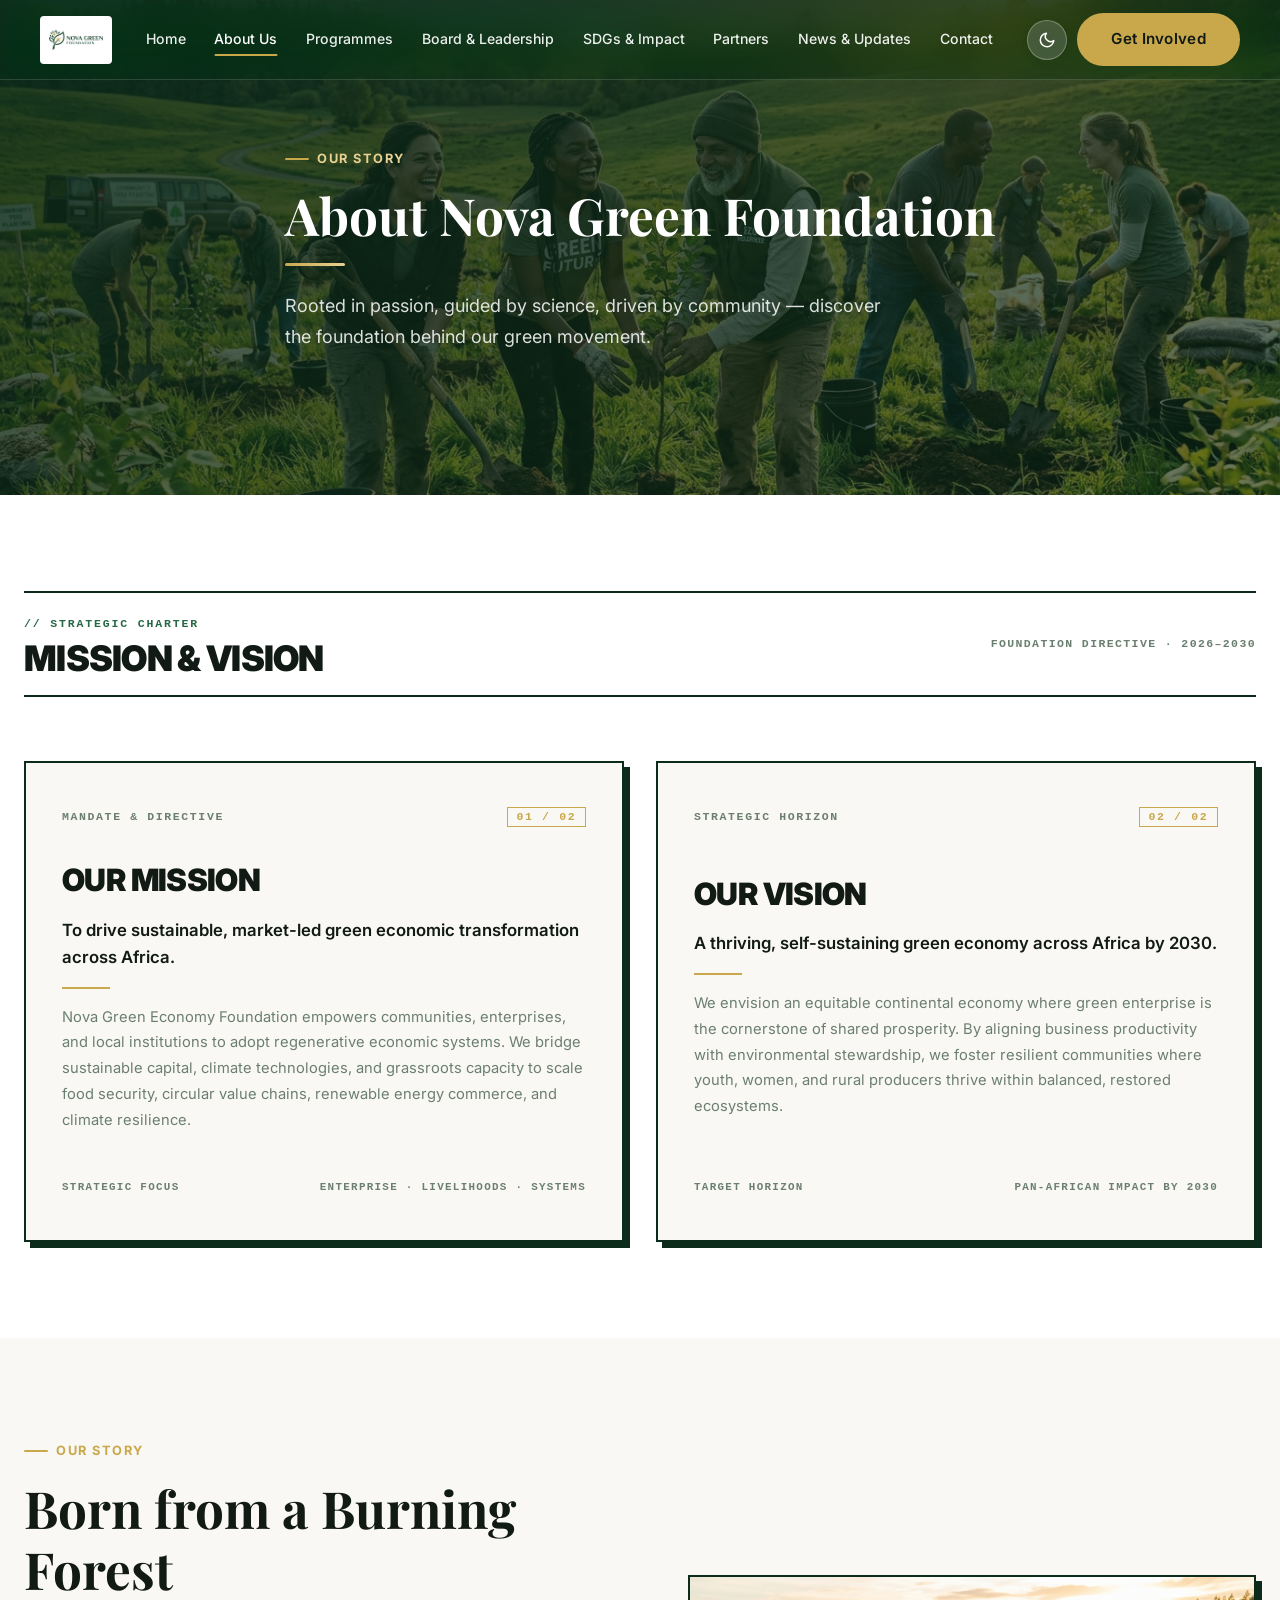
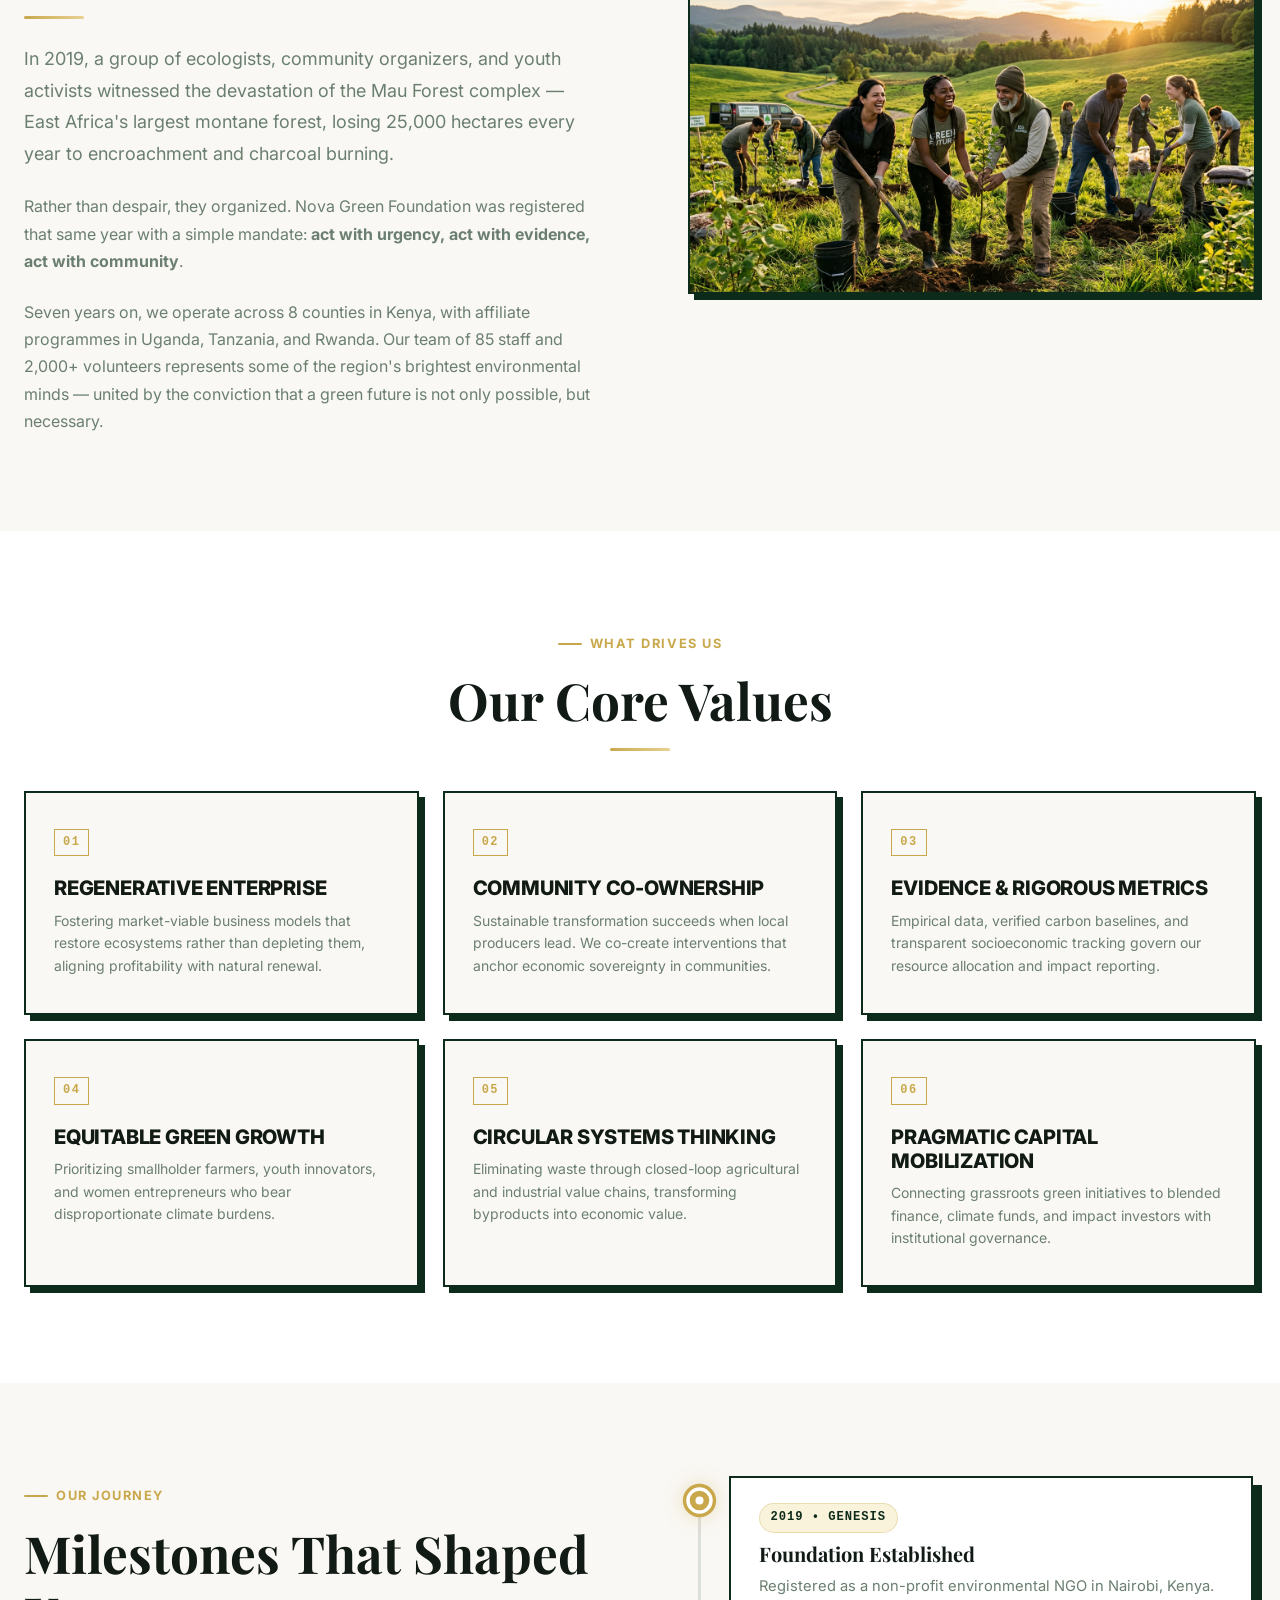
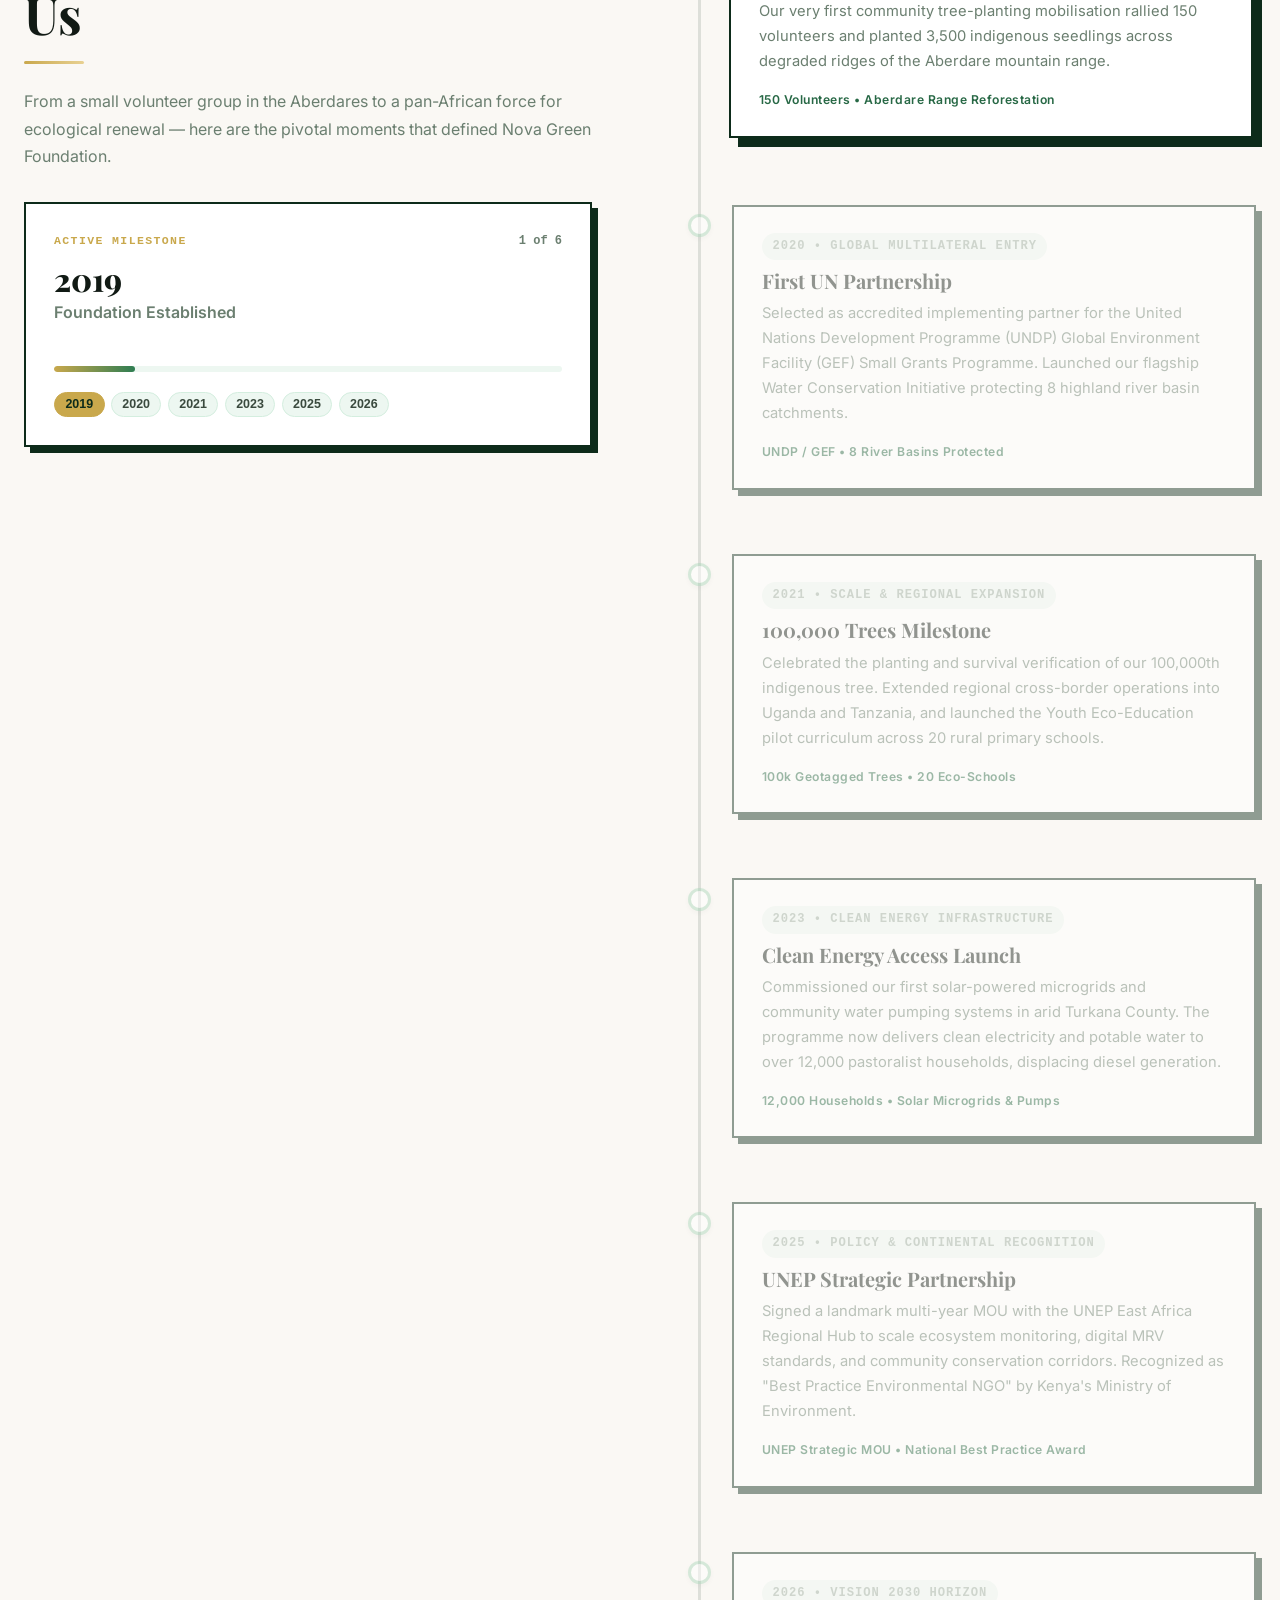
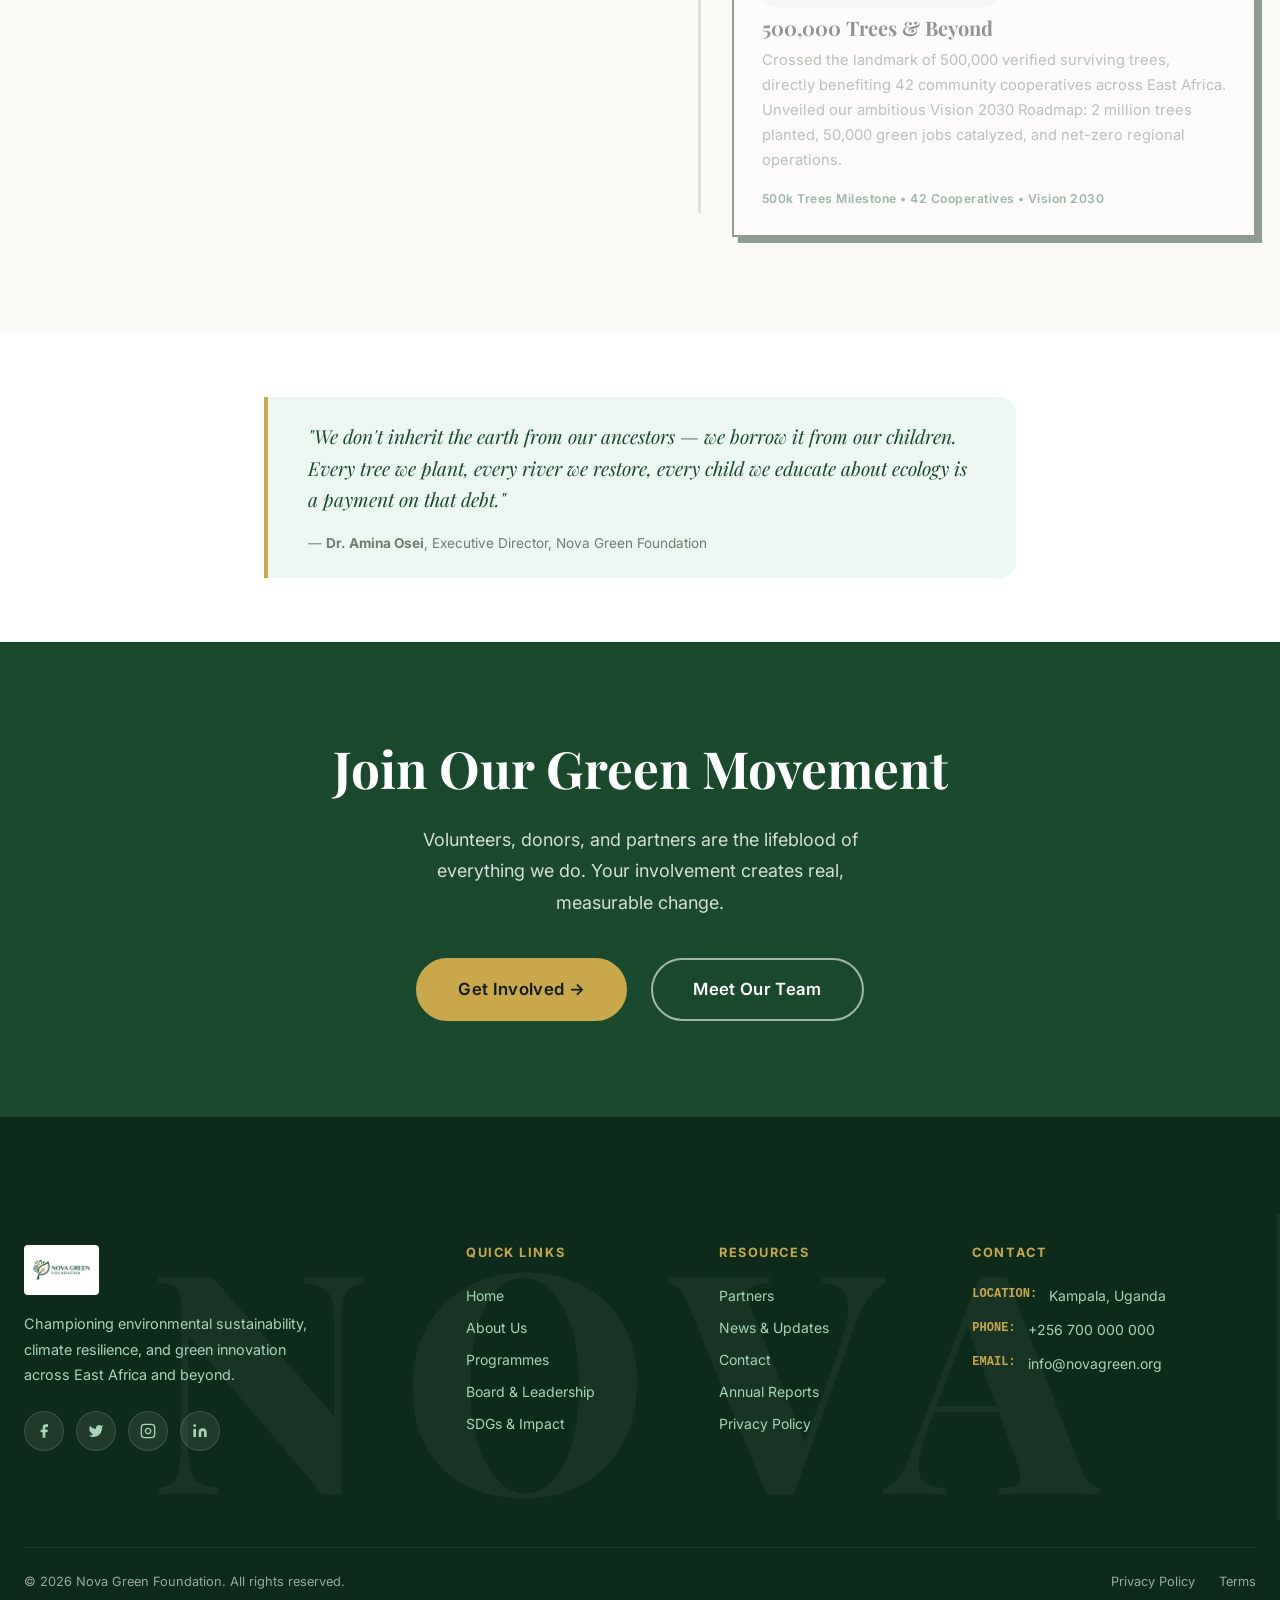
<file: pages/about.html>
<!DOCTYPE html>
<html lang="en">
<head>
  <meta charset="UTF-8">
  <meta name="viewport" content="width=device-width, initial-scale=1.0">
  <meta name="description" content="Learn about Nova Green Foundation — our mission, vision, history, and core values driving environmental sustainability across East Africa and beyond.">
  <title>About Us | Nova Green Foundation</title>
  <script>
    (function() {
      try {
        var s = localStorage.getItem('nova-theme');
        var d = window.matchMedia && window.matchMedia('(prefers-color-scheme: dark)').matches;
        document.documentElement.setAttribute('data-theme', s || (d ? 'dark' : 'light'));
      } catch (e) {}
    })();
  </script>
  <link rel="stylesheet" href="../css/global.css">
  <style>
    /* ── Scroll-driven Milestones Timeline ── */
    .timeline {
      position: relative;
      padding-left: 2.75rem;
    }
    .timeline-track {
      position: absolute;
      left: 10px;
      top: 14px;
      bottom: 24px;
      width: 3px;
      background: rgba(13, 43, 26, 0.12);
      border-radius: 999px;
    }
    [data-theme="dark"] .timeline-track {
      background: rgba(255, 255, 255, 0.12);
    }
    .timeline-progress-line {
      position: absolute;
      left: 10px;
      top: 14px;
      width: 3px;
      height: 0;
      background: linear-gradient(180deg, var(--gold-500) 0%, #2e7d52 65%, var(--gold-400) 100%);
      border-radius: 999px;
      box-shadow: 0 0 14px rgba(201, 168, 76, 0.65);
      transition: height 0.08s linear;
      z-index: 1;
      pointer-events: none;
    }
    .timeline-progress-head {
      position: absolute;
      left: 50%;
      bottom: 0;
      transform: translate(-50%, 50%);
      width: 9px;
      height: 9px;
      border-radius: 50%;
      background: #ffffff;
      border: 2px solid var(--gold-500);
      box-shadow: 0 0 10px var(--gold-500);
    }
    .timeline-item {
      position: relative;
      margin-bottom: var(--space-xl);
      opacity: 0.45;
      transform: translateY(0);
      transition: opacity 0.4s ease, transform 0.4s ease;
    }
    .timeline-item:last-child {
      margin-bottom: 0;
    }
    .timeline-item.active {
      opacity: 1;
      transform: translateY(0);
    }
    .timeline-item.current {
      opacity: 1;
      transform: translateX(4px);
    }
    .timeline-dot {
      position: absolute;
      left: -2.75rem;
      top: 0.6rem;
      width: 23px;
      height: 23px;
      border-radius: 50%;
      background: var(--card-bg);
      border: 3px solid var(--forest-200);
      box-shadow: 0 2px 6px rgba(0, 0, 0, 0.08);
      display: flex;
      align-items: center;
      justify-content: center;
      z-index: 2;
      transition: all 0.35s cubic-bezier(0.16, 1, 0.3, 1);
    }
    .timeline-dot-inner {
      width: 7px;
      height: 7px;
      border-radius: 50%;
      background: transparent;
      transition: all 0.3s ease;
    }
    .timeline-item.active .timeline-dot {
      background: var(--gold-500);
      border-color: #ffffff;
      box-shadow: 0 0 0 3px var(--gold-500), 0 0 18px rgba(201, 168, 76, 0.5);
      transform: scale(1.15);
    }
    [data-theme="dark"] .timeline-item.active .timeline-dot {
      border-color: #0d1e14;
      box-shadow: 0 0 0 3px var(--gold-500), 0 0 20px rgba(226, 194, 102, 0.6);
    }
    .timeline-item.active .timeline-dot-inner {
      background: #ffffff;
    }
    .timeline-item.current .timeline-dot {
      animation: dotPulse 2s infinite;
    }
    @keyframes dotPulse {
      0% { box-shadow: 0 0 0 3px var(--gold-500), 0 0 0 0 rgba(201, 168, 76, 0.6); }
      70% { box-shadow: 0 0 0 3px var(--gold-500), 0 0 0 12px rgba(201, 168, 76, 0); }
      100% { box-shadow: 0 0 0 3px var(--gold-500), 0 0 0 0 rgba(201, 168, 76, 0); }
    }
    .timeline-content {
      position: relative;
      z-index: 2;
      background: var(--card-bg);
      border-radius: var(--radius-lg);
      padding: 1.5rem 1.75rem;
      border: 1px solid var(--card-border);
      box-shadow: var(--shadow-sm);
      backdrop-filter: var(--glass-blur);
      -webkit-backdrop-filter: var(--glass-blur);
      transition: border-color 0.3s ease, box-shadow 0.3s ease;
    }
    .timeline-item.active .timeline-content {
      border-color: rgba(201, 168, 76, 0.4);
      box-shadow: var(--shadow-md);
    }
    .timeline-item.current .timeline-content {
      border-color: var(--accent);
      box-shadow: 0 12px 32px rgba(201, 168, 76, 0.16);
    }
    .timeline-year {
      display: inline-flex;
      align-items: center;
      gap: 0.35rem;
      font-family: ui-monospace, SFMono-Regular, Menlo, Monaco, Consolas, monospace;
      font-size: 0.76rem;
      font-weight: 700;
      color: var(--muted-text);
      background: var(--forest-50);
      padding: 0.25rem 0.65rem;
      border-radius: 999px;
      letter-spacing: 0.08em;
      text-transform: uppercase;
      margin-bottom: 0.5rem;
      transition: all 0.3s ease;
    }
    [data-theme="dark"] .timeline-year {
      background: rgba(255, 255, 255, 0.06);
    }
    .timeline-item.active .timeline-year {
      color: var(--forest-900);
      background: var(--gold-100);
      border: 1px solid rgba(201, 168, 76, 0.3);
    }
    [data-theme="dark"] .timeline-item.active .timeline-year {
      color: var(--gold-300);
      background: rgba(226, 194, 102, 0.15);
      border-color: rgba(226, 194, 102, 0.3);
    }
    .timeline-title {
      font-family: var(--font-serif);
      font-size: 1.25rem;
      font-weight: 700;
      color: var(--dark-text);
      margin-bottom: 0.45rem;
      line-height: 1.3;
    }
    .timeline-desc {
      font-size: 0.92rem;
      color: var(--light-text);
      line-height: 1.7;
      margin-bottom: 0.75rem;
    }
    .timeline-meta-tag {
      display: inline-block;
      font-size: 0.76rem;
      font-weight: 600;
      color: var(--forest-600);
      letter-spacing: 0.04em;
    }
    [data-theme="dark"] .timeline-meta-tag {
      color: var(--forest-400);
    }
    
    .milestone-live-tracker {
      background: #ffffff;
      border: 2px solid var(--forest-900);
      border-radius: 0 !important;
      padding: 1.75rem;
      box-shadow: 6px 6px 0px var(--forest-900);
      margin-top: 2rem;
    }
    [data-theme="dark"] .milestone-live-tracker {
      background: #091a12;
      border: 2px solid rgba(255, 255, 255, 0.25);
      box-shadow: 6px 6px 0px var(--accent);
    }
    .tracker-header {
      display: flex;
      justify-content: space-between;
      align-items: center;
      margin-bottom: 0.75rem;
    }
    .tracker-badge {
      font-family: ui-monospace, SFMono-Regular, Menlo, Monaco, Consolas, monospace;
      font-size: 0.72rem;
      font-weight: 700;
      text-transform: uppercase;
      letter-spacing: 0.12em;
      color: var(--accent);
    }
    .tracker-step {
      font-family: ui-monospace, SFMono-Regular, Menlo, Monaco, Consolas, monospace;
      font-size: 0.75rem;
      font-weight: 800;
      color: var(--light-text);
    }
    .tracker-current-year {
      font-family: var(--font-serif);
      font-size: 2rem;
      font-weight: 800;
      line-height: 1;
      color: var(--dark-text);
      margin-bottom: 0.35rem;
    }
    .tracker-current-title {
      font-size: 1rem;
      font-weight: 600;
      color: var(--light-text);
      margin-bottom: 1.25rem;
      line-height: 1.4;
      min-height: 2.8rem;
    }
    .tracker-progress-wrap {
      width: 100%;
      height: 6px;
      background: var(--forest-50);
      border-radius: 999px;
      overflow: hidden;
      margin-bottom: 1.25rem;
    }
    [data-theme="dark"] .tracker-progress-wrap {
      background: rgba(255, 255, 255, 0.08);
    }
    .tracker-progress-bar {
      height: 100%;
      background: linear-gradient(90deg, var(--gold-500), #2e7d52);
      border-radius: 999px;
      transition: width 0.3s cubic-bezier(0.16, 1, 0.3, 1);
    }
    .tracker-nav-chips {
      display: flex;
      flex-wrap: wrap;
      gap: 0.4rem;
    }
    .tracker-chip {
      background: var(--forest-50);
      border: 1px solid var(--forest-100);
      color: var(--mid-text);
      font-size: 0.78rem;
      font-weight: 600;
      padding: 0.3rem 0.65rem;
      border-radius: 999px;
      cursor: pointer;
      transition: all 0.2s ease;
    }
    [data-theme="dark"] .tracker-chip {
      background: rgba(255, 255, 255, 0.06);
      border-color: rgba(255, 255, 255, 0.1);
      color: var(--mid-text);
    }
    .tracker-chip:hover {
      background: var(--forest-100);
      color: var(--dark-text);
      border-color: var(--accent);
    }
    .tracker-chip.active {
      background: var(--gold-500);
      color: #0d2b1a;
      border-color: var(--gold-500);
      font-weight: 700;
    }
    /* ── Formal Brutalist Architecture: Mission & Vision ── */
    .b-section-header {
      border-top: 2px solid var(--forest-900);
      border-bottom: 2px solid var(--forest-900);
      padding: 1rem 0;
      margin-bottom: var(--space-xl);
      display: flex;
      justify-content: space-between;
      align-items: center;
      flex-wrap: wrap;
      gap: 1rem;
    }
    [data-theme="dark"] .b-section-header {
      border-top-color: rgba(255, 255, 255, 0.25);
      border-bottom-color: rgba(255, 255, 255, 0.25);
    }
    .bsh-kicker {
      font-family: ui-monospace, SFMono-Regular, Menlo, Monaco, Consolas, monospace;
      font-size: 0.72rem;
      font-weight: 700;
      letter-spacing: 0.16em;
      text-transform: uppercase;
      color: var(--forest-600);
    }
    [data-theme="dark"] .bsh-kicker { color: var(--gold-400); }
    .bsh-title {
      font-family: var(--font-sans);
      font-size: clamp(1.6rem, 2.8vw, 2.2rem);
      font-weight: 900;
      letter-spacing: -0.02em;
      margin: 0.15rem 0 0 0;
      text-transform: uppercase;
    }
    .bsh-meta {
      font-family: ui-monospace, SFMono-Regular, Menlo, Monaco, Consolas, monospace;
      font-size: 0.72rem;
      font-weight: 700;
      letter-spacing: 0.12em;
      color: var(--light-text);
      text-transform: uppercase;
    }

    .brutalist-mv-grid {
      display: grid;
      grid-template-columns: 1fr 1fr;
      gap: 2rem;
      align-items: stretch;
    }

    .b-card {
      position: relative;
      background: var(--surface);
      border: 2px solid var(--forest-900);
      border-radius: 0 !important;
      padding: 2.75rem 2.25rem;
      display: flex;
      flex-direction: column;
      justify-content: space-between;
      box-shadow: 6px 6px 0px var(--forest-900);
      transition: transform 0.15s ease, box-shadow 0.15s ease;
    }
    .b-card:hover {
      transform: translate(-3px, -3px);
      box-shadow: 9px 9px 0px var(--forest-900);
    }

    [data-theme="dark"] .b-card {
      background: #091a12;
      border-color: rgba(255, 255, 255, 0.25);
      box-shadow: 6px 6px 0px var(--accent);
    }
    [data-theme="dark"] .b-card:hover {
      box-shadow: 9px 9px 0px var(--accent);
    }

    .b-card-meta-top {
      display: flex;
      justify-content: space-between;
      align-items: center;
      padding-bottom: 0.75rem;
      border-bottom: 1px solid var(--border-color);
      margin-bottom: 1.5rem;
      font-family: ui-monospace, SFMono-Regular, Menlo, Monaco, Consolas, monospace;
      font-size: 0.72rem;
      font-weight: 700;
      letter-spacing: 0.14em;
      text-transform: uppercase;
      color: var(--light-text);
    }

    .b-card-index {
      border: 1px solid currentColor;
      padding: 0.2rem 0.55rem;
      font-size: 0.72rem;
      font-weight: 800;
      line-height: 1;
      color: var(--accent);
    }

    .b-card-title {
      font-family: var(--font-sans);
      font-size: clamp(1.8rem, 2.4vw, 2.3rem);
      font-weight: 900;
      letter-spacing: -0.02em;
      line-height: 1.1;
      text-transform: uppercase;
      margin-bottom: 1.25rem;
      color: var(--dark-text);
    }

    .b-card-lead {
      font-size: 1.05rem;
      font-weight: 600;
      line-height: 1.6;
      color: var(--dark-text);
      margin-bottom: 1rem;
    }

    .b-card-divider {
      width: 48px;
      height: 2px;
      background: var(--accent);
      margin-bottom: 1rem;
    }

    .b-card-desc {
      font-size: 0.92rem;
      line-height: 1.75;
      color: var(--light-text);
      margin-bottom: 2rem;
      flex-grow: 1;
    }

    .b-card-meta-bottom {
      display: flex;
      justify-content: space-between;
      align-items: center;
      padding-top: 0.85rem;
      border-top: 1px dashed var(--border-color);
      font-family: ui-monospace, SFMono-Regular, Menlo, Monaco, Consolas, monospace;
      font-size: 0.68rem;
      font-weight: 700;
      letter-spacing: 0.12em;
      text-transform: uppercase;
      color: var(--light-text);
      flex-wrap: wrap;
      gap: 0.5rem;
    }

    /* ── Formal Brutalist Values Grid ── */
    .values-grid {
      display: grid;
      grid-template-columns: repeat(3, 1fr);
      gap: 1.5rem;
    }
    .value-card {
      background: var(--surface);
      border: 2px solid var(--forest-900);
      border-radius: 0 !important;
      padding: 2.25rem 1.75rem;
      display: flex;
      flex-direction: column;
      box-shadow: 4px 4px 0px var(--forest-900);
      transition: transform 0.15s ease, box-shadow 0.15s ease;
      position: relative;
    }
    .value-card:hover {
      transform: translate(-2px, -2px);
      box-shadow: 7px 7px 0px var(--forest-900);
    }
    [data-theme="dark"] .value-card {
      background: #091a12;
      border-color: rgba(255, 255, 255, 0.22);
      box-shadow: 4px 4px 0px rgba(255, 255, 255, 0.22);
    }
    [data-theme="dark"] .value-card:hover {
      box-shadow: 7px 7px 0px var(--accent);
    }
    .value-num {
      font-family: ui-monospace, SFMono-Regular, Menlo, Monaco, Consolas, monospace;
      font-size: 0.75rem;
      font-weight: 800;
      letter-spacing: 0.12em;
      color: var(--accent);
      border: 1px solid currentColor;
      display: inline-block;
      width: fit-content;
      padding: 0.2rem 0.5rem;
      margin-bottom: 1.25rem;
    }
    .value-card h3 {
      font-family: var(--font-sans);
      font-size: 1.25rem;
      font-weight: 800;
      letter-spacing: -0.01em;
      margin-bottom: 0.6rem;
      color: var(--dark-text);
      text-transform: uppercase;
    }

    .milestones-sticky-col {
      position: sticky;
      top: 110px;
      z-index: 5;
    }

    @media (max-width: 992px) {
      .values-grid { grid-template-columns: repeat(2, 1fr); }
      .brutalist-mv-grid { grid-template-columns: 1fr; gap: 1.75rem; }
      .b-card { padding: 2rem 1.5rem; }
      .milestones-sticky-col {
        position: static !important;
        top: auto !important;
        margin-bottom: var(--space-xl);
      }
      .milestone-live-tracker {
        margin-top: 1.5rem;
        margin-bottom: 0.5rem;
      }
    }
    @media (max-width: 640px) {
      .values-grid { grid-template-columns: 1fr; }
      .bsh-meta { display: none; }
      .timeline {
        padding-left: 2.25rem;
      }
      .timeline-track,
      .timeline-progress-line {
        left: 8px;
      }
      .timeline-dot {
        left: -2.25rem;
        width: 19px;
        height: 19px;
      }
      .timeline-dot-inner {
        width: 5px;
        height: 5px;
      }
      .timeline-content {
        padding: 1.25rem 1.15rem;
      }
      .tracker-current-year {
        font-size: 1.6rem;
      }
      .tracker-current-title {
        min-height: auto;
        margin-bottom: 0.85rem;
      }
    }
  </style>
</head>
<body>
  <!-- Navigation -->
  <nav class="navbar transparent" id="navbar">
    <div class="nav-inner">
      <a href="../index.html" class="nav-logo">
        <img src="../assets/images/logo.jpg" alt="Nova Green Foundation">
      </a>
      <div class="nav-links">
        <a href="../index.html"       class="nav-link" data-page="home">Home</a>
        <a href="about.html"          class="nav-link active" data-page="about">About Us</a>
        <a href="programmes.html"     class="nav-link" data-page="programmes">Programmes</a>
        <a href="board.html"          class="nav-link" data-page="board">Board & Leadership</a>
        <a href="sdgs.html"           class="nav-link" data-page="sdgs">SDGs & Impact</a>
        <a href="partners.html"       class="nav-link" data-page="partners">Partners</a>
        <a href="news.html"           class="nav-link" data-page="news">News & Updates</a>
        <a href="contact.html"        class="nav-link" data-page="contact">Contact</a>
      </div>
      <div class="nav-actions">
        <button class="theme-toggle" id="theme-toggle" aria-label="Toggle light or dark theme" title="Toggle theme">
          <span class="theme-icon sun-icon" aria-hidden="true">
            <svg width="18" height="18" viewBox="0 0 24 24" fill="none" stroke="currentColor" stroke-width="2" stroke-linecap="round" stroke-linejoin="round"><circle cx="12" cy="12" r="5"></circle><line x1="12" y1="1" x2="12" y2="3"></line><line x1="12" y1="21" x2="12" y2="23"></line><line x1="4.22" y1="4.22" x2="5.64" y2="5.64"></line><line x1="18.36" y1="18.36" x2="19.78" y2="19.78"></line><line x1="1" y1="12" x2="3" y2="12"></line><line x1="21" y1="12" x2="23" y2="12"></line><line x1="4.22" y1="19.78" x2="5.64" y2="18.36"></line><line x1="18.36" y1="5.64" x2="19.78" y2="4.22"></line></svg>
          </span>
          <span class="theme-icon moon-icon" aria-hidden="true">
            <svg width="18" height="18" viewBox="0 0 24 24" fill="none" stroke="currentColor" stroke-width="2" stroke-linecap="round" stroke-linejoin="round"><path d="M21 12.79A9 9 0 1 1 11.21 3 7 7 0 0 0 21 12.79z"></path></svg>
          </span>
        </button>
        <a href="contact.html" class="btn btn-accent nav-cta">Get Involved</a>
        <button class="nav-toggle" id="nav-toggle" aria-label="Toggle menu"><span></span><span></span><span></span></button>
      </div>
    </div>
  </nav>
  <div class="nav-mobile" id="nav-mobile">
    <a href="../index.html"   class="nav-mobile-link" data-page="home">Home</a>
    <a href="about.html"      class="nav-mobile-link active" data-page="about">About Us</a>
    <a href="programmes.html" class="nav-mobile-link" data-page="programmes">Programmes</a>
    <a href="board.html"      class="nav-mobile-link" data-page="board">Board &amp; Leadership</a>
    <a href="sdgs.html"       class="nav-mobile-link" data-page="sdgs">SDGs &amp; Impact</a>
    <a href="partners.html"   class="nav-mobile-link" data-page="partners">Partners</a>
    <a href="news.html"       class="nav-mobile-link" data-page="news">News &amp; Updates</a>
    <a href="contact.html"    class="nav-mobile-link" data-page="contact">Contact</a>
    <div class="nav-mobile-actions">
      <button class="mobile-theme-btn" id="mobile-theme-btn" aria-label="Toggle theme">
        <span class="theme-icon sun-icon">Switch Theme</span>
        <span class="theme-icon moon-icon">Switch Theme</span>
      </button>
      <a href="contact.html" class="btn btn-accent" style="text-align:center;width:100%">Get Involved</a>
    </div>
  </div>

  <main>
    <!-- Page Hero -->
    <section class="page-hero" aria-label="About us page header">
      <div class="hero-bg" style="background-image:url('../assets/images/about-hero.jpg')"></div>
      <div class="page-hero-overlay"></div>
      <div class="container page-hero-content">
        <span class="section-label" style="color:var(--gold-300)">Our Story</span>
        <h1 class="display-2 text-white">About Nova Green Foundation</h1>
        <div class="gold-divider"></div>
        <p class="body-lg text-white" style="opacity:0.85;max-width:600px">
          Rooted in passion, guided by science, driven by community — discover the foundation behind our green movement.
        </p>
      </div>
    </section>

    <!-- Mission & Vision (Formal Brutalist Aesthetic) -->
    <section class="section" aria-labelledby="mission-heading">
      <div class="container">
        <!-- Structural Brutalist Header -->
        <div class="b-section-header reveal">
          <div>
            <span class="bsh-kicker">// STRATEGIC CHARTER</span>
            <h2 class="bsh-title">Mission &amp; Vision</h2>
          </div>
          <div class="bsh-meta">
            <span>FOUNDATION DIRECTIVE · 2026–2030</span>
          </div>
        </div>

        <div class="brutalist-mv-grid">
          <!-- Brutalist Card 01: Our Mission -->
          <article class="b-card reveal-left">
            <div class="b-card-meta-top">
              <span>MANDATE &amp; DIRECTIVE</span>
              <span class="b-card-index">01 / 02</span>
            </div>
            <div>
              <h3 class="b-card-title" id="mission-heading">OUR MISSION</h3>
              <p class="b-card-lead">
                To drive sustainable, market-led green economic transformation across Africa.
              </p>
              <div class="b-card-divider"></div>
              <p class="b-card-desc">
                Nova Green Economy Foundation empowers communities, enterprises, and local institutions to adopt regenerative economic systems. We bridge sustainable capital, climate technologies, and grassroots capacity to scale food security, circular value chains, renewable energy commerce, and climate resilience.
              </p>
            </div>
            <div class="b-card-meta-bottom">
              <span>STRATEGIC FOCUS</span>
              <span>ENTERPRISE · LIVELIHOODS · SYSTEMS</span>
            </div>
          </article>

          <!-- Brutalist Card 02: Our Vision -->
          <article class="b-card reveal-right">
            <div class="b-card-meta-top">
              <span>STRATEGIC HORIZON</span>
              <span class="b-card-index">02 / 02</span>
            </div>
            <div>
              <h3 class="b-card-title">OUR VISION</h3>
              <p class="b-card-lead">
                A thriving, self-sustaining green economy across Africa by 2030.
              </p>
              <div class="b-card-divider"></div>
              <p class="b-card-desc">
                We envision an equitable continental economy where green enterprise is the cornerstone of shared prosperity. By aligning business productivity with environmental stewardship, we foster resilient communities where youth, women, and rural producers thrive within balanced, restored ecosystems.
              </p>
            </div>
            <div class="b-card-meta-bottom">
              <span>TARGET HORIZON</span>
              <span>PAN-AFRICAN IMPACT BY 2030</span>
            </div>
          </article>
        </div>
      </div>
    </section>

    <!-- Our Story -->
    <section class="section bg-cream" aria-labelledby="story-heading">
      <div class="container">
        <div class="grid-2" style="align-items:center;gap:var(--space-2xl)">
          <div class="reveal-left">
            <span class="section-label">Our Story</span>
            <h2 class="display-2" id="story-heading">Born from a Burning Forest</h2>
            <div class="gold-divider"></div>
            <p class="body-lg text-light mb-md">
              In 2019, a group of ecologists, community organizers, and youth activists witnessed the devastation of the Mau Forest complex — East Africa's largest montane forest, losing 25,000 hectares every year to encroachment and charcoal burning.
            </p>
            <p class="body-md text-light mb-md">
              Rather than despair, they organized. Nova Green Foundation was registered that same year with a simple mandate: <strong>act with urgency, act with evidence, act with community</strong>.
            </p>
            <p class="body-md text-light">
              Seven years on, we operate across 8 counties in Kenya, with affiliate programmes in Uganda, Tanzania, and Rwanda. Our team of 85 staff and 2,000+ volunteers represents some of the region's brightest environmental minds — united by the conviction that a green future is not only possible, but necessary.
            </p>
          </div>
          <div class="reveal-right">
            <div style="border:2px solid var(--forest-900);box-shadow:6px 6px 0px var(--forest-900);overflow:hidden;background:#ffffff;">
              <img src="../assets/images/about-hero.jpg" alt="Community members engaged in environmental work" style="width:100%;display:block;">
            </div>
          </div>
        </div>
      </div>
    </section>

    <!-- Core Values -->
    <section class="section" aria-labelledby="values-heading">
      <div class="container">
        <div class="text-center mb-lg reveal">
          <span class="section-label">What Drives Us</span>
          <h2 class="display-2" id="values-heading">Our Core Values</h2>
          <div class="gold-divider center"></div>
        </div>
        <div class="values-grid">
          <div class="value-card reveal delay-1">
            <span class="value-num">01</span>
            <h3 class="heading-2 mb-sm">Regenerative Enterprise</h3>
            <p class="body-sm text-light">Fostering market-viable business models that restore ecosystems rather than depleting them, aligning profitability with natural renewal.</p>
          </div>
          <div class="value-card reveal delay-2">
            <span class="value-num">02</span>
            <h3 class="heading-2 mb-sm">Community Co-Ownership</h3>
            <p class="body-sm text-light">Sustainable transformation succeeds when local producers lead. We co-create interventions that anchor economic sovereignty in communities.</p>
          </div>
          <div class="value-card reveal delay-3">
            <span class="value-num">03</span>
            <h3 class="heading-2 mb-sm">Evidence &amp; Rigorous Metrics</h3>
            <p class="body-sm text-light">Empirical data, verified carbon baselines, and transparent socioeconomic tracking govern our resource allocation and impact reporting.</p>
          </div>
          <div class="value-card reveal delay-4">
            <span class="value-num">04</span>
            <h3 class="heading-2 mb-sm">Equitable Green Growth</h3>
            <p class="body-sm text-light">Prioritizing smallholder farmers, youth innovators, and women entrepreneurs who bear disproportionate climate burdens.</p>
          </div>
          <div class="value-card reveal delay-5">
            <span class="value-num">05</span>
            <h3 class="heading-2 mb-sm">Circular Systems Thinking</h3>
            <p class="body-sm text-light">Eliminating waste through closed-loop agricultural and industrial value chains, transforming byproducts into economic value.</p>
          </div>
          <div class="value-card reveal delay-6">
            <span class="value-num">06</span>
            <h3 class="heading-2 mb-sm">Pragmatic Capital Mobilization</h3>
            <p class="body-sm text-light">Connecting grassroots green initiatives to blended finance, climate funds, and impact investors with institutional governance.</p>
          </div>
        </div>
      </div>
    </section>

    <!-- Timeline -->
    <section class="section bg-cream" aria-labelledby="timeline-heading" id="milestones-section">
      <div class="container">
        <div class="grid-2" style="gap:var(--space-2xl);align-items:start">
          <div class="milestones-sticky-col reveal-left">
            <span class="section-label">Our Journey</span>
            <h2 class="display-2" id="timeline-heading">Milestones That Shaped Us</h2>
            <div class="gold-divider"></div>
            <p class="body-md text-light">From a small volunteer group in the Aberdares to a pan-African force for ecological renewal — here are the pivotal moments that defined Nova Green Foundation.</p>
            
            <!-- Live Scroll-Driven Journey Tracker -->
            <div class="milestone-live-tracker">
              <div class="tracker-header">
                <span class="tracker-badge">Active Milestone</span>
                <span class="tracker-step" id="milestone-step-indicator">1 of 6</span>
              </div>
              <div class="tracker-current-year" id="milestone-current-year">2019</div>
              <div class="tracker-current-title" id="milestone-current-title">Foundation Established</div>
              <div class="tracker-progress-wrap">
                <div class="tracker-progress-bar" id="milestone-tracker-bar" style="width: 16%;"></div>
              </div>
              <div class="tracker-nav-chips">
                <button type="button" class="tracker-chip active" data-target="0">2019</button>
                <button type="button" class="tracker-chip" data-target="1">2020</button>
                <button type="button" class="tracker-chip" data-target="2">2021</button>
                <button type="button" class="tracker-chip" data-target="3">2023</button>
                <button type="button" class="tracker-chip" data-target="4">2025</button>
                <button type="button" class="tracker-chip" data-target="5">2026</button>
              </div>
            </div>
          </div>
          <div class="timeline reveal-right" id="milestones-timeline">
            <!-- Background track line -->
            <div class="timeline-track" aria-hidden="true"></div>
            <!-- Dynamic scroll-driven progress line -->
            <div class="timeline-progress-line" id="timeline-progress-line" aria-hidden="true">
              <div class="timeline-progress-head"></div>
            </div>

            <!-- Milestone 01: 2019 -->
            <div class="timeline-item active" data-index="0" id="milestone-2019">
              <div class="timeline-dot" aria-hidden="true"><span class="timeline-dot-inner"></span></div>
              <div class="timeline-content">
                <div class="timeline-year">2019 • Genesis</div>
                <h3 class="timeline-title">Foundation Established</h3>
                <p class="timeline-desc">Registered as a non-profit environmental NGO in Nairobi, Kenya. Our very first community tree-planting mobilisation rallied 150 volunteers and planted 3,500 indigenous seedlings across degraded ridges of the Aberdare mountain range.</p>
                <span class="timeline-meta-tag">150 Volunteers • Aberdare Range Reforestation</span>
              </div>
            </div>

            <!-- Milestone 02: 2020 -->
            <div class="timeline-item" data-index="1" id="milestone-2020">
              <div class="timeline-dot" aria-hidden="true"><span class="timeline-dot-inner"></span></div>
              <div class="timeline-content">
                <div class="timeline-year">2020 • Global Multilateral Entry</div>
                <h3 class="timeline-title">First UN Partnership</h3>
                <p class="timeline-desc">Selected as accredited implementing partner for the United Nations Development Programme (UNDP) Global Environment Facility (GEF) Small Grants Programme. Launched our flagship Water Conservation Initiative protecting 8 highland river basin catchments.</p>
                <span class="timeline-meta-tag">UNDP / GEF • 8 River Basins Protected</span>
              </div>
            </div>

            <!-- Milestone 03: 2021 -->
            <div class="timeline-item" data-index="2" id="milestone-2021">
              <div class="timeline-dot" aria-hidden="true"><span class="timeline-dot-inner"></span></div>
              <div class="timeline-content">
                <div class="timeline-year">2021 • Scale & Regional Expansion</div>
                <h3 class="timeline-title">100,000 Trees Milestone</h3>
                <p class="timeline-desc">Celebrated the planting and survival verification of our 100,000th indigenous tree. Extended regional cross-border operations into Uganda and Tanzania, and launched the Youth Eco-Education pilot curriculum across 20 rural primary schools.</p>
                <span class="timeline-meta-tag">100k Geotagged Trees • 20 Eco-Schools</span>
              </div>
            </div>

            <!-- Milestone 04: 2023 -->
            <div class="timeline-item" data-index="3" id="milestone-2023">
              <div class="timeline-dot" aria-hidden="true"><span class="timeline-dot-inner"></span></div>
              <div class="timeline-content">
                <div class="timeline-year">2023 • Clean Energy Infrastructure</div>
                <h3 class="timeline-title">Clean Energy Access Launch</h3>
                <p class="timeline-desc">Commissioned our first solar-powered microgrids and community water pumping systems in arid Turkana County. The programme now delivers clean electricity and potable water to over 12,000 pastoralist households, displacing diesel generation.</p>
                <span class="timeline-meta-tag">12,000 Households • Solar Microgrids & Pumps</span>
              </div>
            </div>

            <!-- Milestone 05: 2025 -->
            <div class="timeline-item" data-index="4" id="milestone-2025">
              <div class="timeline-dot" aria-hidden="true"><span class="timeline-dot-inner"></span></div>
              <div class="timeline-content">
                <div class="timeline-year">2025 • Policy & Continental Recognition</div>
                <h3 class="timeline-title">UNEP Strategic Partnership</h3>
                <p class="timeline-desc">Signed a landmark multi-year MOU with the UNEP East Africa Regional Hub to scale ecosystem monitoring, digital MRV standards, and community conservation corridors. Recognized as "Best Practice Environmental NGO" by Kenya's Ministry of Environment.</p>
                <span class="timeline-meta-tag">UNEP Strategic MOU • National Best Practice Award</span>
              </div>
            </div>

            <!-- Milestone 06: 2026 -->
            <div class="timeline-item" data-index="5" id="milestone-2026">
              <div class="timeline-dot" aria-hidden="true"><span class="timeline-dot-inner"></span></div>
              <div class="timeline-content">
                <div class="timeline-year">2026 • Vision 2030 Horizon</div>
                <h3 class="timeline-title">500,000 Trees & Beyond</h3>
                <p class="timeline-desc">Crossed the landmark of 500,000 verified surviving trees, directly benefiting 42 community cooperatives across East Africa. Unveiled our ambitious Vision 2030 Roadmap: 2 million trees planted, 50,000 green jobs catalyzed, and net-zero regional operations.</p>
                <span class="timeline-meta-tag">500k Trees Milestone • 42 Cooperatives • Vision 2030</span>
              </div>
            </div>
          </div>
        </div>
      </div>
    </section>

    <!-- Pull Quote -->
    <section class="section-sm">
      <div class="container-sm">
        <blockquote class="pull-quote reveal">
          "We don't inherit the earth from our ancestors — we borrow it from our children. Every tree we plant, every river we restore, every child we educate about ecology is a payment on that debt."
          <footer style="font-family:var(--font-sans);font-size:0.85rem;color:var(--light-text);margin-top:1rem;font-style:normal">
            — <strong>Dr. Amina Osei</strong>, Executive Director, Nova Green Foundation
          </footer>
        </blockquote>
      </div>
    </section>

    <!-- CTA -->
    <section style="background:var(--forest-800);padding:var(--space-2xl) 0" aria-label="Call to action">
      <div class="container text-center">
        <h2 class="display-2 text-white mb-md reveal">Join Our Green Movement</h2>
        <p class="body-lg text-white reveal" style="opacity:0.82;max-width:500px;margin:0 auto var(--space-lg)">Volunteers, donors, and partners are the lifeblood of everything we do. Your involvement creates real, measurable change.</p>
        <div class="flex-center gap-md flex-wrap reveal">
          <a href="contact.html" class="btn btn-accent btn-lg">Get Involved →</a>
          <a href="board.html"   class="btn btn-outline-white btn-lg">Meet Our Team</a>
        </div>
      </div>
    </section>
  </main>

  <!-- Footer -->
  <footer class="footer">
    <div class="footer-watermark" aria-hidden="true"><span class="footer-watermark-text">NOVA</span></div>
    <div class="container">
      <div class="footer-grid">
        <div>
          <img src="../assets/images/logo.jpg" alt="Nova Green Foundation" style="height:50px;width:auto;margin-bottom:var(--space-sm);border-radius:var(--radius-sm);">
          <p class="footer-brand-desc">Championing environmental sustainability, climate resilience, and green innovation across East Africa and beyond.</p>
          <div class="footer-social">
            <a href="https://facebook.com" target="_blank" rel="noopener" class="social-btn" aria-label="Facebook">
              <svg width="16" height="16" viewBox="0 0 24 24" fill="currentColor"><path d="M18 2h-3a5 5 0 00-5 5v3H7v4h3v8h4v-8h3l1-4h-4V7a1 1 0 011-1h3z"/></svg>
            </a>
            <a href="https://twitter.com" target="_blank" rel="noopener" class="social-btn" aria-label="Twitter">
              <svg width="16" height="16" viewBox="0 0 24 24" fill="currentColor"><path d="M23 3a10.9 10.9 0 01-3.14 1.53 4.48 4.48 0 00-7.86 3v1A10.66 10.66 0 013 4s-4 9 5 13a11.64 11.64 0 01-7 2c9 5 20 0 20-11.5a4.5 4.5 0 00-.08-.83A7.72 7.72 0 0023 3z"/></svg>
            </a>
            <a href="https://instagram.com" target="_blank" rel="noopener" class="social-btn" aria-label="Instagram">
              <svg width="16" height="16" viewBox="0 0 24 24" fill="none" stroke="currentColor" stroke-width="2"><rect x="2" y="2" width="20" height="20" rx="5" ry="5"/><path d="M16 11.37A4 4 0 1112.63 8 4 4 0 0116 11.37z"/><line x1="17.5" y1="6.5" x2="17.51" y2="6.5"/></svg>
            </a>
            <a href="https://linkedin.com" target="_blank" rel="noopener" class="social-btn" aria-label="LinkedIn">
              <svg width="16" height="16" viewBox="0 0 24 24" fill="currentColor"><path d="M16 8a6 6 0 016 6v7h-4v-7a2 2 0 00-2-2 2 2 0 00-2 2v7h-4v-7a6 6 0 016-6zM2 9h4v12H2z"/><circle cx="4" cy="4" r="2"/></svg>
            </a>
          </div>
        </div>
        <div>
          <h3 class="footer-heading">Quick Links</h3>
          <nav class="footer-links">
            <a href="../index.html"     class="footer-link">Home</a>
            <a href="about.html"        class="footer-link">About Us</a>
            <a href="programmes.html"   class="footer-link">Programmes</a>
            <a href="board.html"        class="footer-link">Board & Leadership</a>
            <a href="sdgs.html"         class="footer-link">SDGs & Impact</a>
          </nav>
        </div>
        <div>
          <h3 class="footer-heading">Resources</h3>
          <nav class="footer-links">
            <a href="partners.html"   class="footer-link">Partners</a>
            <a href="news.html"       class="footer-link">News & Updates</a>
            <a href="contact.html"    class="footer-link">Contact</a>
            <a href="#"               class="footer-link">Annual Reports</a>
            <a href="#"               class="footer-link">Privacy Policy</a>
          </nav>
        </div>
        <div>
          <h3 class="footer-heading">Contact</h3>
          <div class="footer-contact-item"><span style="font-family:ui-monospace,monospace;font-size:0.75rem;font-weight:700;color:var(--accent);">LOCATION:</span><span>Kampala, Uganda</span></div>
          <div class="footer-contact-item"><span style="font-family:ui-monospace,monospace;font-size:0.75rem;font-weight:700;color:var(--accent);">PHONE:</span><span>+256 700 000 000</span></div>
          <div class="footer-contact-item"><span style="font-family:ui-monospace,monospace;font-size:0.75rem;font-weight:700;color:var(--accent);">EMAIL:</span><span>info@novagreen.org</span></div>
        </div>
      </div>
      <div class="footer-bottom">
        <p class="footer-bottom-text">© 2026 Nova Green Foundation. All rights reserved.</p>
        <div class="footer-bottom-links">
          <a href="#" class="footer-link footer-bottom-text">Privacy Policy</a>
          <a href="#" class="footer-link footer-bottom-text">Terms</a>
        </div>
      </div>
    </div>
  </footer>

  <button id="back-to-top" aria-label="Back to top" style="position:fixed;bottom:2rem;right:2rem;width:48px;height:48px;border-radius:50%;background:var(--forest-800);color:white;border:none;cursor:pointer;display:flex;align-items:center;justify-content:center;font-size:1.1rem;box-shadow:var(--shadow-md);opacity:0;transition:all 0.3s ease;z-index:999;">↑</button>
  <script src="../js/main.js"></script>
</body>
</html>
</file>
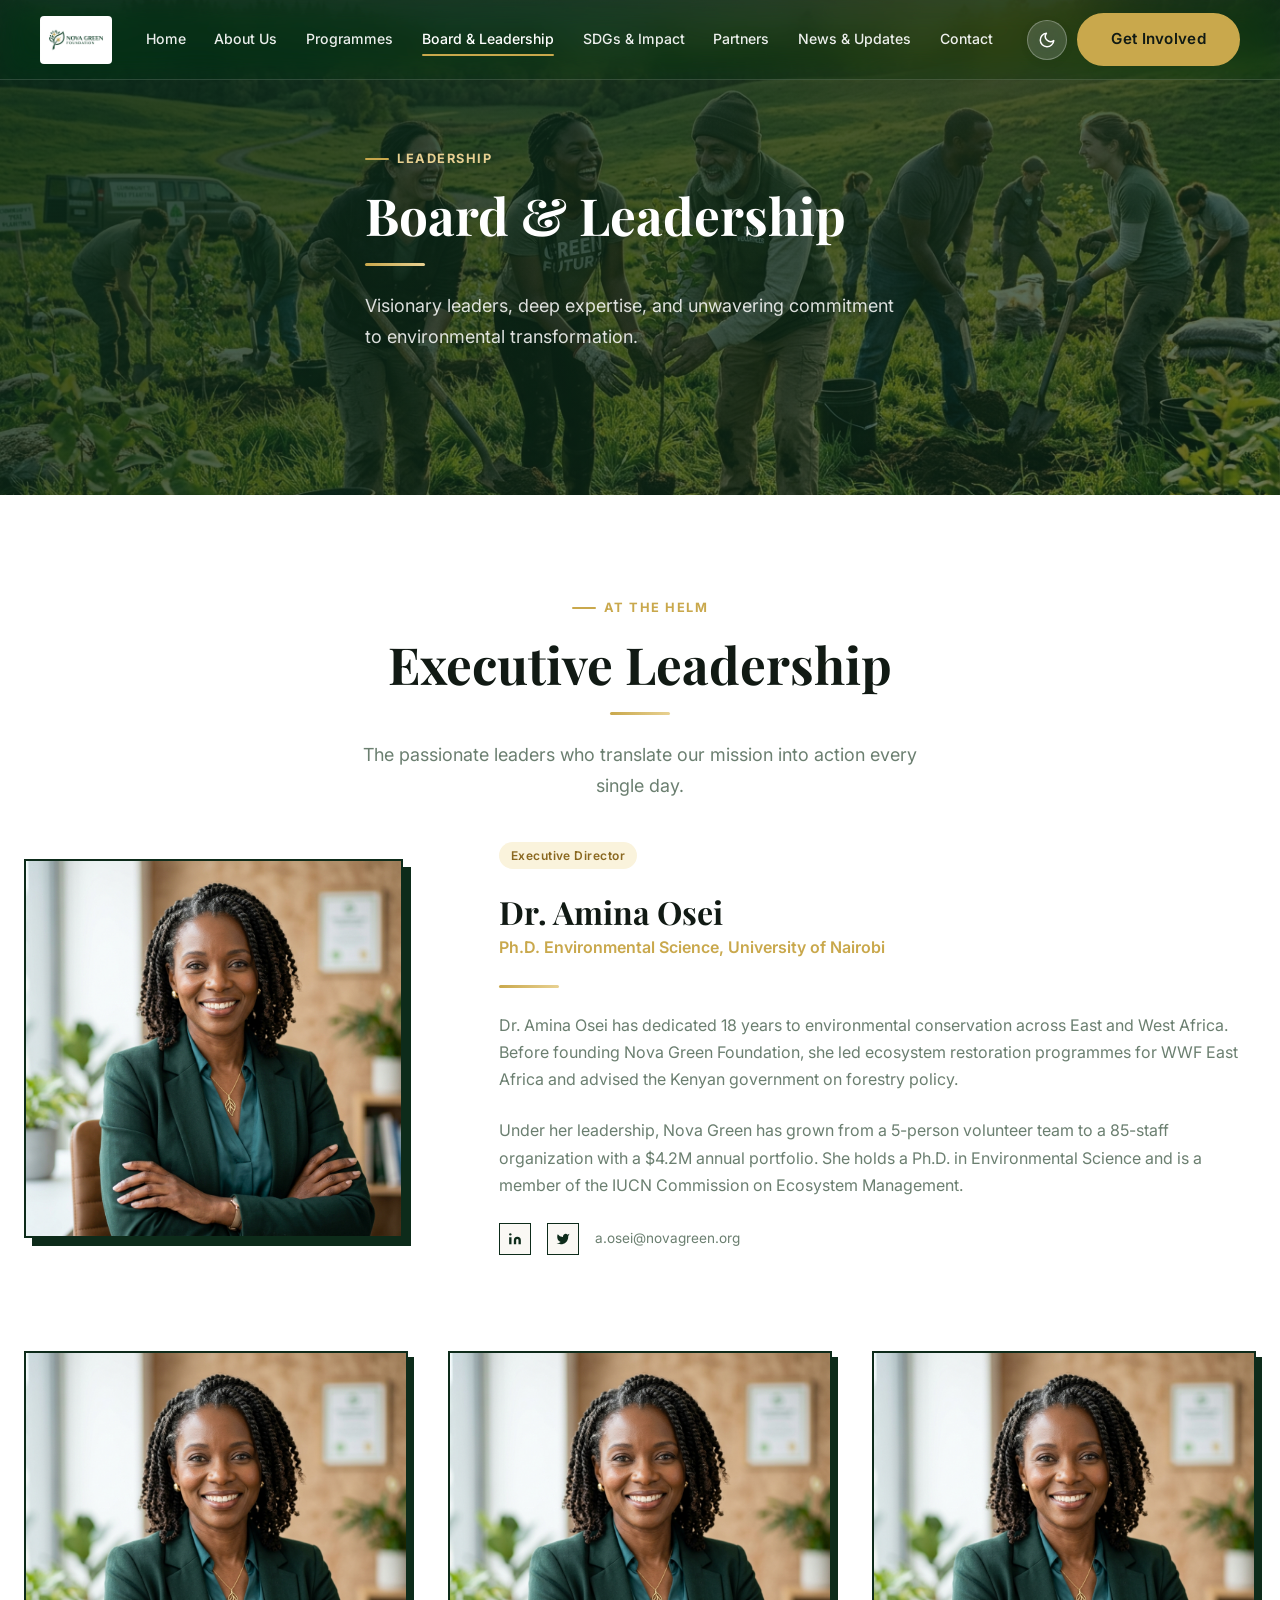
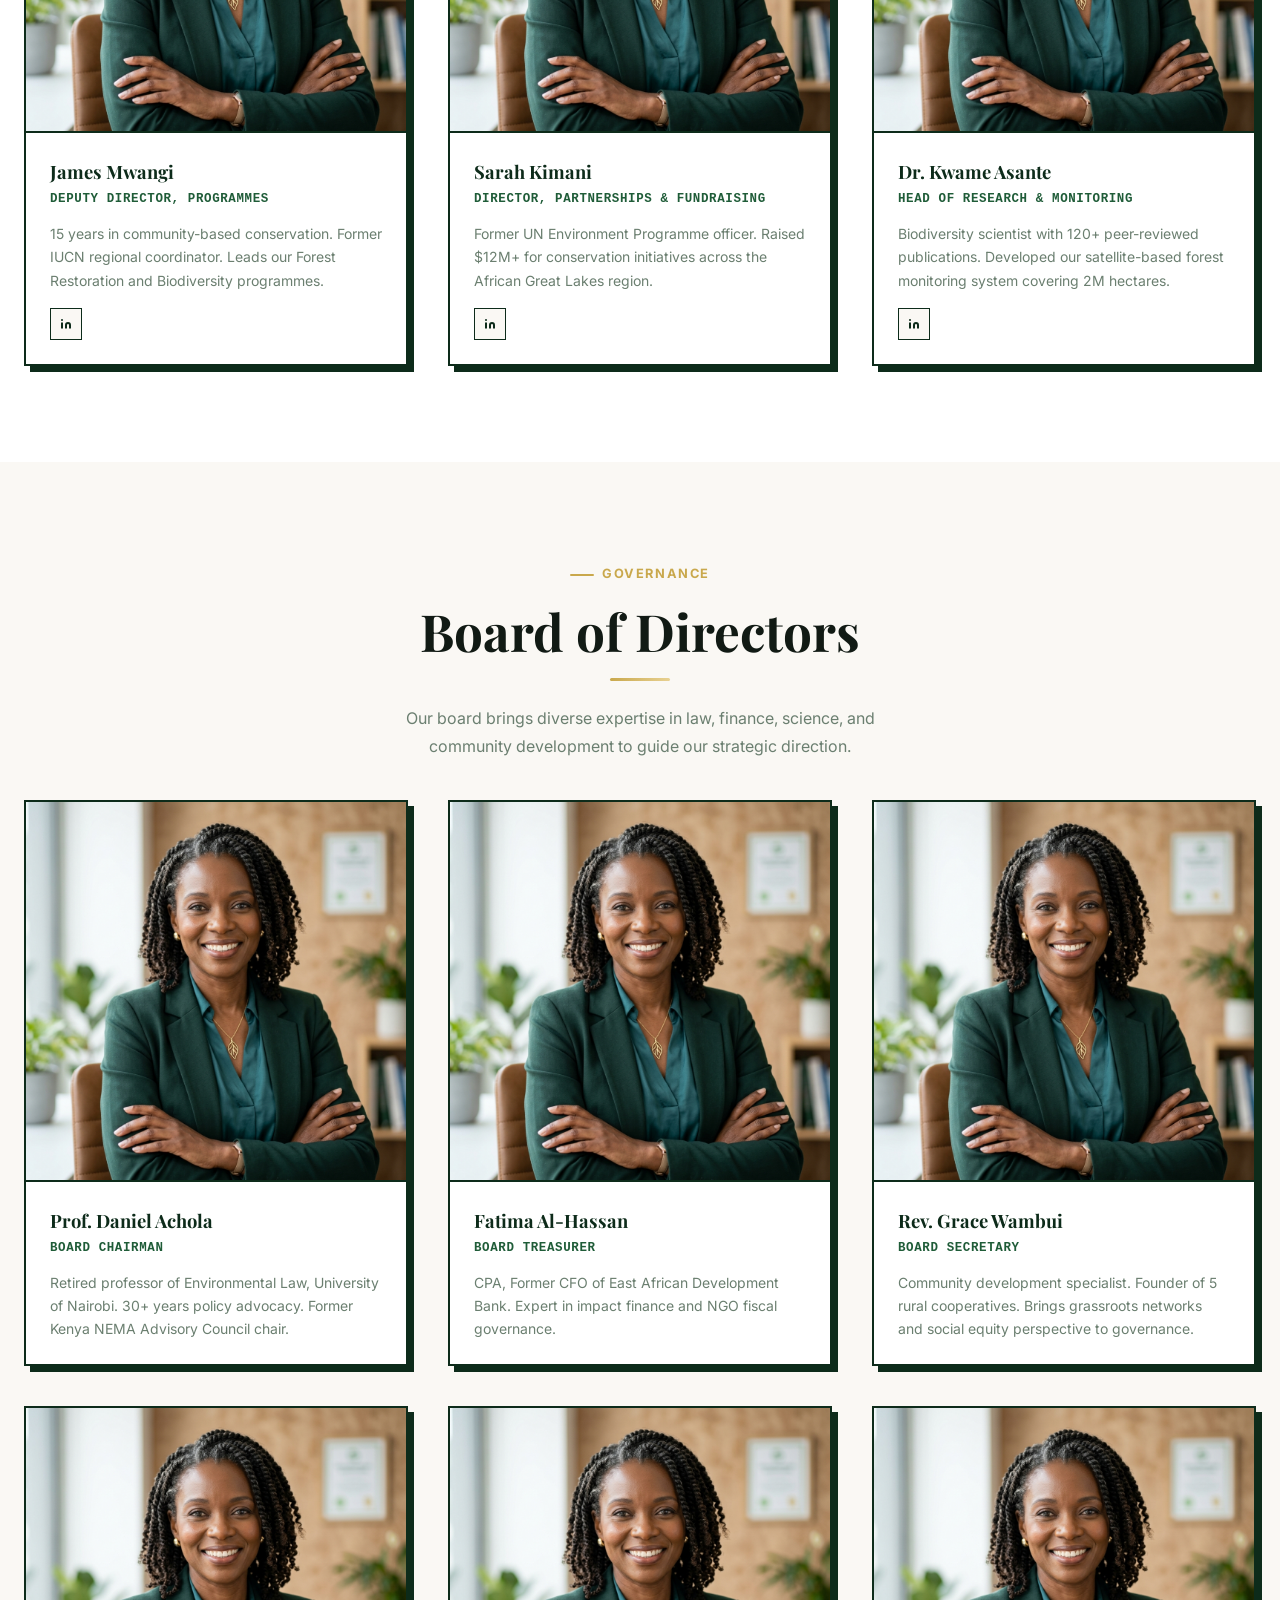
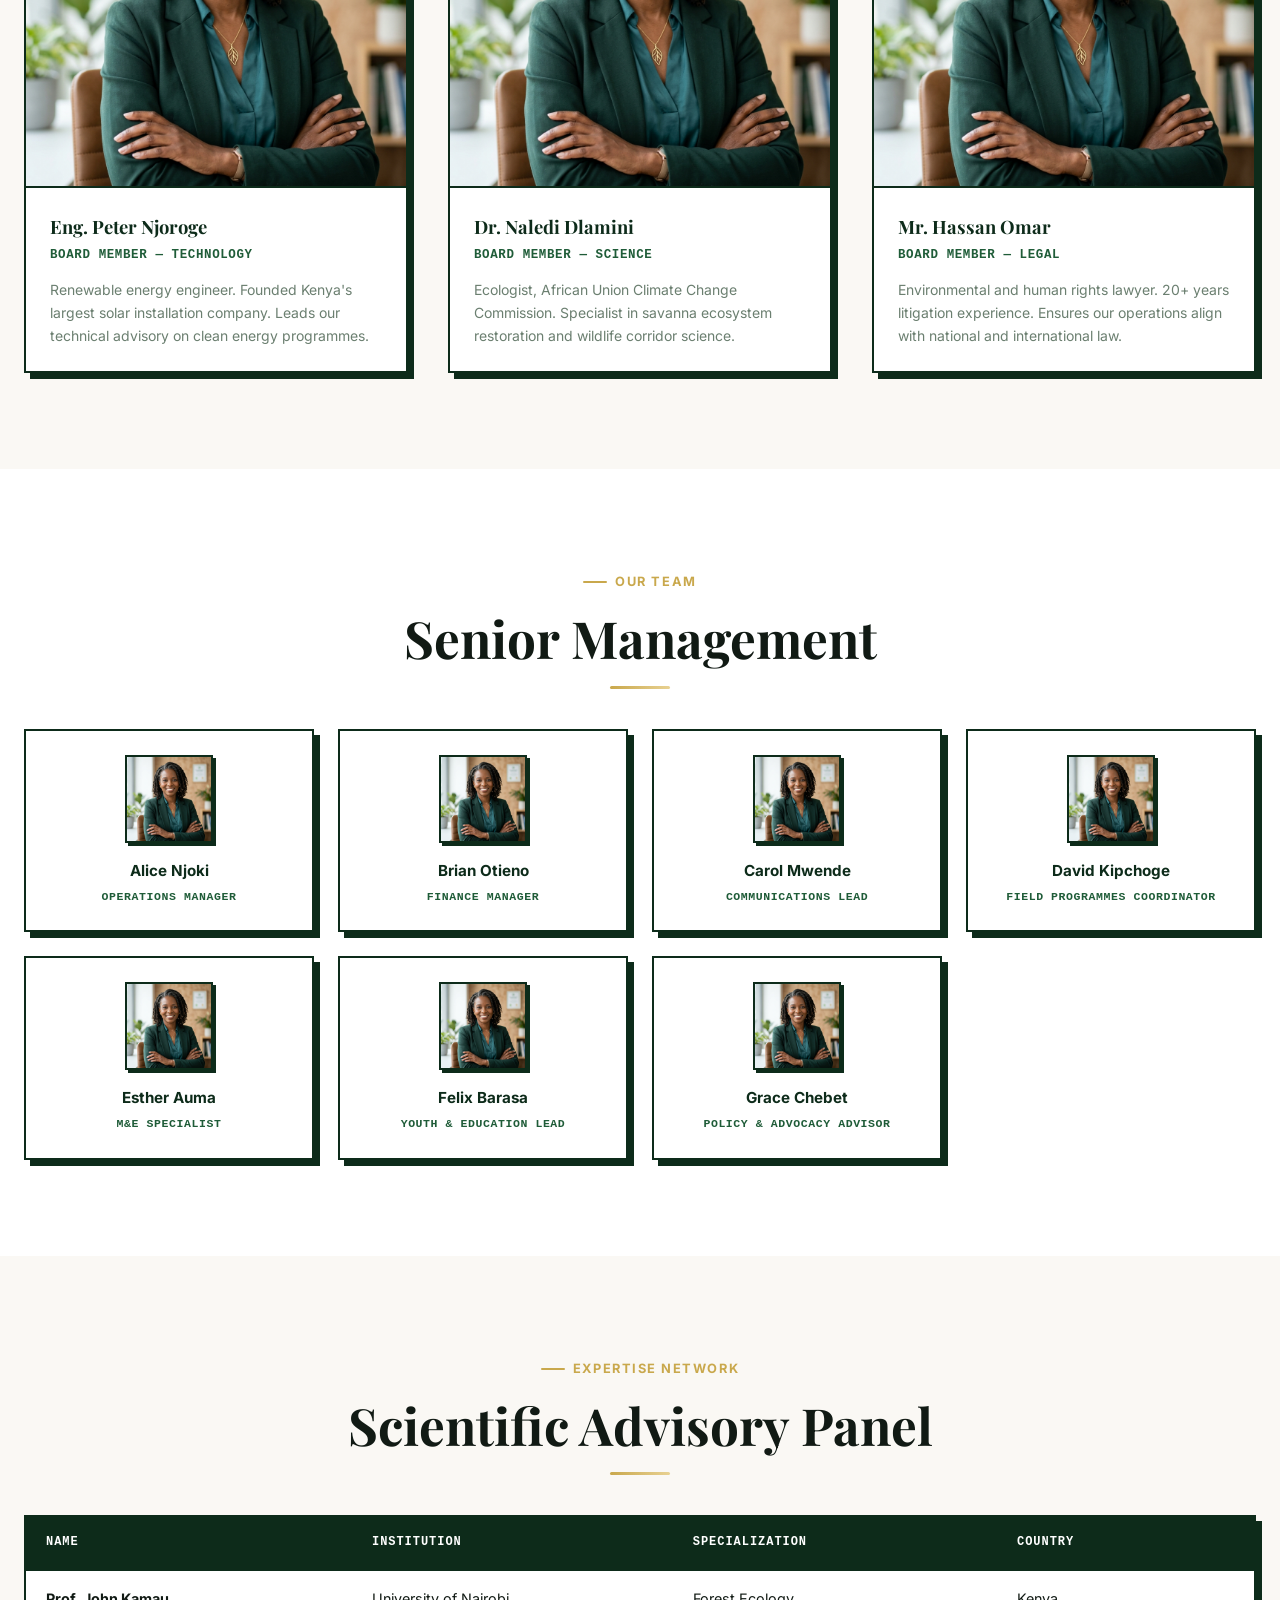
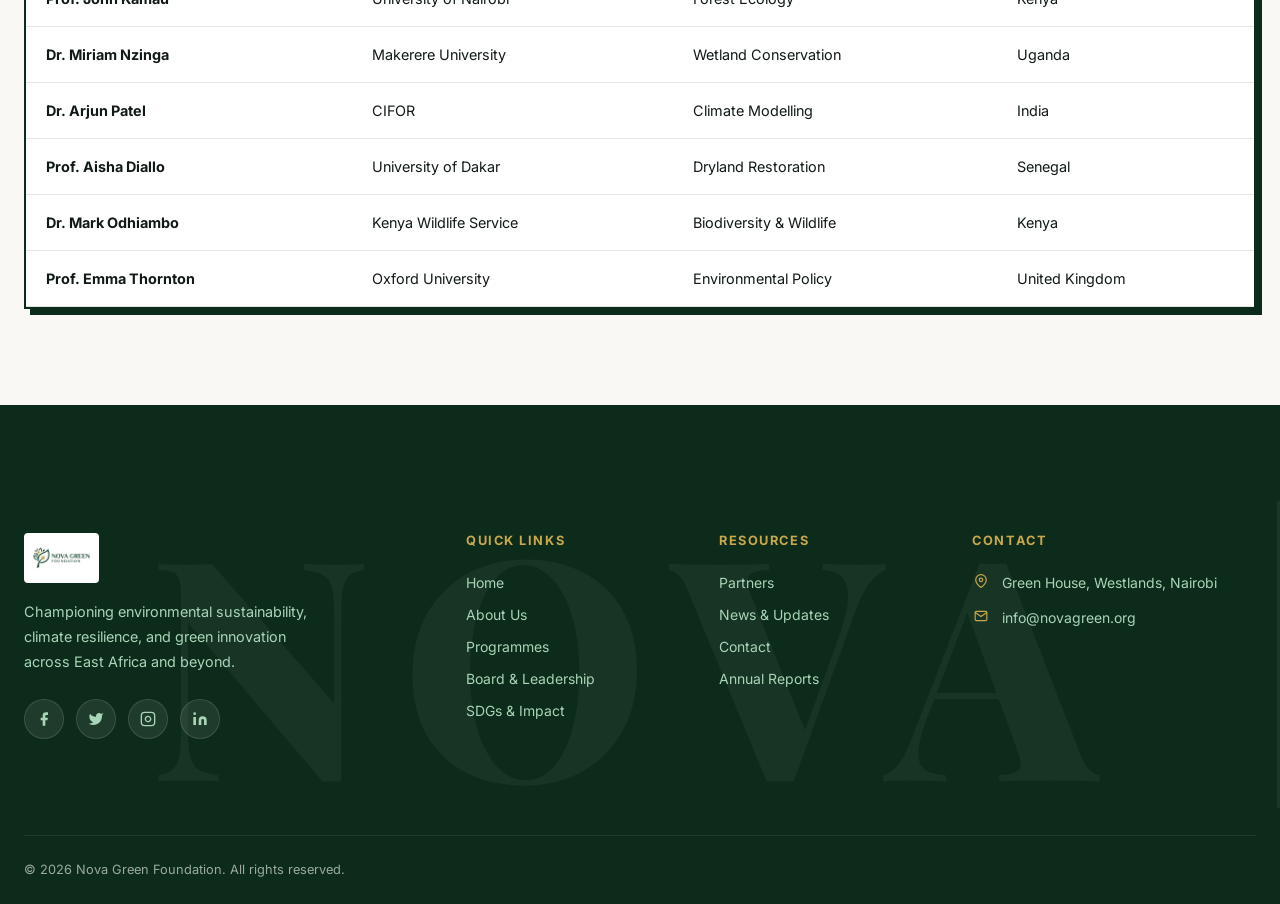
<file: pages/board.html>
<!DOCTYPE html>
<html lang="en">
<head>
  <meta charset="UTF-8">
  <meta name="viewport" content="width=device-width, initial-scale=1.0">
  <meta name="description" content="Meet the Board of Directors and Leadership Team driving Nova Green Foundation's environmental mission — visionary leaders committed to a greener Africa.">
  <title>Board & Leadership | Nova Green Foundation</title>
  <script>
    (function() {
      try {
        var s = localStorage.getItem('nova-theme');
        var d = window.matchMedia && window.matchMedia('(prefers-color-scheme: dark)').matches;
        document.documentElement.setAttribute('data-theme', s || (d ? 'dark' : 'light'));
      } catch (e) {}
    })();
  </script>
  <link rel="stylesheet" href="../css/global.css">
  <style>
    .board-grid {
      display: grid; grid-template-columns: repeat(3, 1fr); gap: var(--space-lg);
    }
    .board-card {
      background: #ffffff;
      border: 2px solid var(--forest-900);
      border-radius: 0 !important;
      overflow: hidden;
      box-shadow: 6px 6px 0px var(--forest-900);
      transition: transform 0.2s cubic-bezier(0.16, 1, 0.3, 1), box-shadow 0.2s cubic-bezier(0.16, 1, 0.3, 1);
    }
    .board-card:hover {
      transform: translate(-3px, -3px);
      box-shadow: 9px 9px 0px var(--forest-900);
    }
    [data-theme="dark"] .board-card {
      background: #091a12;
      border: 2px solid rgba(255, 255, 255, 0.25);
      box-shadow: 6px 6px 0px var(--accent);
    }
    [data-theme="dark"] .board-card:hover {
      transform: translate(-3px, -3px);
      box-shadow: 9px 9px 0px var(--accent);
    }
    .board-card-img {
      aspect-ratio: 1;
      overflow: hidden;
      border-bottom: 2px solid var(--forest-900);
    }
    [data-theme="dark"] .board-card-img {
      border-bottom: 2px solid rgba(255, 255, 255, 0.25);
    }
    .board-card-img img { width: 100%; height: 100%; object-fit: cover; transition: transform var(--duration-slow) var(--ease-out); }
    .board-card:hover .board-card-img img { transform: scale(1.04); }
    .board-card-body { padding: var(--space-md); }
    .board-name { font-family: var(--font-serif); font-size: 1.15rem; font-weight: 700; color: var(--forest-900); }
    [data-theme="dark"] .board-name { color: #f5fbf7; }
    .board-role {
      color: var(--forest-700);
      font-size: 0.78rem;
      font-family: ui-monospace, SFMono-Regular, Menlo, Monaco, Consolas, monospace;
      font-weight: 700;
      letter-spacing: 0.05em;
      text-transform: uppercase;
      margin: 0.25rem 0 0.75rem;
    }
    [data-theme="dark"] .board-role { color: var(--accent); }
    .board-bio { font-size: 0.875rem; color: var(--light-text); line-height: 1.65; }
    .board-socials { display: flex; gap: 0.5rem; margin-top: var(--space-sm); }
    .board-social-link {
      width: 32px; height: 32px; border-radius: 0;
      background: var(--surface); color: var(--forest-900);
      border: 1.5px solid var(--forest-900);
      display: flex; align-items: center; justify-content: center; font-size: 0.85rem;
      transition: all var(--duration-fast); text-decoration: none;
    }
    .board-social-link:hover { background: var(--forest-900); color: white; }
    [data-theme="dark"] .board-social-link {
      background: #0f2318;
      color: #e5f5ed;
      border-color: rgba(255, 255, 255, 0.25);
    }
    [data-theme="dark"] .board-social-link:hover {
      background: var(--accent);
      color: var(--forest-950);
      border-color: var(--accent);
    }

    .staff-grid { display: grid; grid-template-columns: repeat(4, 1fr); gap: var(--space-md); }
    .staff-card {
      text-align: center; padding: var(--space-md);
      background: #ffffff;
      border-radius: 0 !important;
      box-shadow: 4px 4px 0px var(--forest-900);
      border: 2px solid var(--forest-900);
      transition: transform 0.2s cubic-bezier(0.16, 1, 0.3, 1), box-shadow 0.2s cubic-bezier(0.16, 1, 0.3, 1);
    }
    .staff-card:hover {
      transform: translate(-2px, -2px);
      box-shadow: 7px 7px 0px var(--forest-900);
    }
    [data-theme="dark"] .staff-card {
      background: #091a12;
      border: 2px solid rgba(255, 255, 255, 0.25);
      box-shadow: 4px 4px 0px var(--accent);
    }
    [data-theme="dark"] .staff-card:hover {
      transform: translate(-2px, -2px);
      box-shadow: 7px 7px 0px var(--accent);
    }
    .staff-avatar {
      width: 88px; height: 88px; border-radius: 0; object-fit: cover;
      border: 2px solid var(--forest-900); margin: 0 auto var(--space-sm);
      box-shadow: 3px 3px 0px var(--forest-900);
      transition: all var(--duration-fast);
      display: block;
    }
    [data-theme="dark"] .staff-avatar {
      border: 2px solid rgba(255, 255, 255, 0.3);
      box-shadow: 3px 3px 0px var(--accent);
    }
    .staff-card:hover .staff-avatar { transform: scale(1.03); }
    .staff-name { font-weight: 700; font-size: 0.95rem; color: var(--forest-900); }
    [data-theme="dark"] .staff-name { color: #f5fbf7; }
    .staff-role {
      font-size: 0.72rem;
      font-family: ui-monospace, SFMono-Regular, Menlo, Monaco, Consolas, monospace;
      color: var(--forest-700);
      font-weight: 700;
      text-transform: uppercase;
      letter-spacing: 0.05em;
      margin-top: 0.3rem;
    }
    [data-theme="dark"] .staff-role { color: var(--accent); }

    .featured-ed-frame {
      border: 2px solid var(--forest-900);
      box-shadow: 8px 8px 0px var(--forest-900);
      border-radius: 0 !important;
      overflow: hidden;
      background: #ffffff;
    }
    [data-theme="dark"] .featured-ed-frame {
      border: 2px solid rgba(255, 255, 255, 0.25);
      box-shadow: 8px 8px 0px var(--accent);
      background: #091a12;
    }
    .featured-ed-frame img {
      width: 100%; aspect-ratio: 1; object-fit: cover; display: block;
    }

    .advisory-card-wrapper {
      border: 2px solid var(--forest-900);
      box-shadow: 6px 6px 0px var(--forest-900);
      border-radius: 0 !important;
      overflow: hidden;
      background: #ffffff;
    }
    [data-theme="dark"] .advisory-card-wrapper {
      border: 2px solid rgba(255, 255, 255, 0.25);
      box-shadow: 6px 6px 0px var(--accent);
      background: #091a12;
    }
    .advisory-table { width: 100%; border-collapse: collapse; }
    .advisory-table th {
      background: var(--forest-900); color: white; padding: 1rem 1.25rem;
      text-align: left; font-size: 0.75rem; letter-spacing: 0.08em; text-transform: uppercase;
      font-family: ui-monospace, SFMono-Regular, Menlo, Monaco, Consolas, monospace;
      border-bottom: 2px solid var(--forest-900);
    }
    [data-theme="dark"] .advisory-table th {
      background: #07150e;
      border-bottom: 2px solid rgba(255, 255, 255, 0.2);
    }
    .advisory-table td {
      padding: 1rem 1.25rem;
      border-bottom: 1px solid rgba(13, 40, 24, 0.12);
      font-size: 0.9rem;
      background: transparent;
      color: var(--dark-text);
    }
    [data-theme="dark"] .advisory-table td {
      border-bottom: 1px solid rgba(255, 255, 255, 0.08);
      color: #d1e7dd;
    }
    .advisory-table tr:hover td { background: rgba(46, 125, 79, 0.08); }
    @media (max-width: 1024px) { .board-grid { grid-template-columns: repeat(2, 1fr); } }
    @media (max-width: 768px) {
      .board-grid, .staff-grid { grid-template-columns: 1fr; }
    }
  </style>
</head>
<body>
  <nav class="navbar transparent" id="navbar">
    <div class="nav-inner">
      <a href="../index.html" class="nav-logo"><img src="../assets/images/logo.jpg" alt="Nova Green Foundation"></a>
      <div class="nav-links">
        <a href="../index.html"   class="nav-link" data-page="home">Home</a>
        <a href="about.html"      class="nav-link" data-page="about">About Us</a>
        <a href="programmes.html" class="nav-link" data-page="programmes">Programmes</a>
        <a href="board.html"      class="nav-link active" data-page="board">Board & Leadership</a>
        <a href="sdgs.html"       class="nav-link" data-page="sdgs">SDGs & Impact</a>
        <a href="partners.html"   class="nav-link" data-page="partners">Partners</a>
        <a href="news.html"       class="nav-link" data-page="news">News & Updates</a>
        <a href="contact.html"    class="nav-link" data-page="contact">Contact</a>
      </div>
      <div class="nav-actions">
        <button class="theme-toggle" id="theme-toggle" aria-label="Toggle light or dark theme" title="Toggle theme">
          <span class="theme-icon sun-icon" aria-hidden="true"><svg width="18" height="18" viewBox="0 0 24 24" fill="none" stroke="currentColor" stroke-width="2" stroke-linecap="round" stroke-linejoin="round"><circle cx="12" cy="12" r="5"></circle><line x1="12" y1="1" x2="12" y2="3"></line><line x1="12" y1="21" x2="12" y2="23"></line><line x1="4.22" y1="4.22" x2="5.64" y2="5.64"></line><line x1="18.36" y1="18.36" x2="19.78" y2="19.78"></line><line x1="1" y1="12" x2="3" y2="12"></line><line x1="21" y1="12" x2="23" y2="12"></line><line x1="4.22" y1="19.78" x2="5.64" y2="18.36"></line><line x1="18.36" y1="5.64" x2="19.78" y2="4.22"></line></svg></span>
          <span class="theme-icon moon-icon" aria-hidden="true"><svg width="18" height="18" viewBox="0 0 24 24" fill="none" stroke="currentColor" stroke-width="2" stroke-linecap="round" stroke-linejoin="round"><path d="M21 12.79A9 9 0 1 1 11.21 3 7 7 0 0 0 21 12.79z"></path></svg></span>
        </button>
        <a href="contact.html" class="btn btn-accent nav-cta">Get Involved</a>
        <button class="nav-toggle" id="nav-toggle" aria-label="Toggle menu"><span></span><span></span><span></span></button>
      </div>
    </div>
  </nav>
  <div class="nav-mobile" id="nav-mobile">
    <a href="../index.html"   class="nav-mobile-link">Home</a>
    <a href="about.html"      class="nav-mobile-link">About Us</a>
    <a href="programmes.html" class="nav-mobile-link">Programmes</a>
    <a href="board.html"      class="nav-mobile-link active">Board & Leadership</a>
    <a href="sdgs.html"       class="nav-mobile-link">SDGs & Impact</a>
    <a href="partners.html"   class="nav-mobile-link">Partners</a>
    <a href="news.html"       class="nav-mobile-link">News & Updates</a>
    <a href="contact.html"    class="nav-mobile-link">Contact</a>
    <div class="nav-mobile-actions">
      <button class="mobile-theme-btn" id="mobile-theme-btn" aria-label="Toggle theme">
        <span class="theme-icon sun-icon">Light Mode</span>
        <span class="theme-icon moon-icon">Dark Mode</span>
      </button>
      <a href="contact.html" class="btn btn-accent" style="text-align:center;width:100%">Get Involved</a>
    </div>
  </div>

  <main>
    <!-- Page Hero -->
    <section class="page-hero" aria-label="Board and leadership page header">
      <div class="hero-bg" style="background-image:url('../assets/images/about-hero.jpg')"></div>
      <div class="page-hero-overlay"></div>
      <div class="container page-hero-content">
        <span class="section-label" style="color:var(--gold-300)">Leadership</span>
        <h1 class="display-2 text-white">Board & Leadership</h1>
        <div class="gold-divider"></div>
        <p class="body-lg text-white" style="opacity:0.85;max-width:550px">Visionary leaders, deep expertise, and unwavering commitment to environmental transformation.</p>
      </div>
    </section>

    <!-- Executive Leadership -->
    <section class="section" aria-labelledby="exec-heading">
      <div class="container">
        <div class="text-center mb-lg reveal">
          <span class="section-label">At The Helm</span>
          <h2 class="display-2" id="exec-heading">Executive Leadership</h2>
          <div class="gold-divider center"></div>
          <p class="body-lg text-light" style="max-width:580px;margin:0 auto">The passionate leaders who translate our mission into action every single day.</p>
        </div>
        <!-- Featured ED -->
        <div style="display:grid;grid-template-columns:1fr 2fr;gap:var(--space-2xl);align-items:center;margin-bottom:var(--space-2xl)">
          <div class="reveal-left">
            <div class="featured-ed-frame">
              <img src="../assets/images/team-1.jpg" alt="Dr. Amina Osei, Executive Director">
            </div>
          </div>
          <div class="reveal-right">
            <span class="badge badge-gold mb-md">Executive Director</span>
            <h3 style="font-family:var(--font-serif);font-size:2rem;margin-bottom:0.25rem">Dr. Amina Osei</h3>
            <p style="color:var(--accent);font-weight:600;margin-bottom:var(--space-md)">Ph.D. Environmental Science, University of Nairobi</p>
            <div class="gold-divider"></div>
            <p class="body-md text-light mb-md">Dr. Amina Osei has dedicated 18 years to environmental conservation across East and West Africa. Before founding Nova Green Foundation, she led ecosystem restoration programmes for WWF East Africa and advised the Kenyan government on forestry policy.</p>
            <p class="body-md text-light mb-md">Under her leadership, Nova Green has grown from a 5-person volunteer team to a 85-staff organization with a $4.2M annual portfolio. She holds a Ph.D. in Environmental Science and is a member of the IUCN Commission on Ecosystem Management.</p>
            <div class="flex gap-sm">
              <a href="#" class="board-social-link" aria-label="LinkedIn">
                <svg width="14" height="14" viewBox="0 0 24 24" fill="currentColor"><path d="M16 8a6 6 0 016 6v7h-4v-7a2 2 0 00-2-2 2 2 0 00-2 2v7h-4v-7a6 6 0 016-6zM2 9h4v12H2z"/><circle cx="4" cy="4" r="2"/></svg>
              </a>
              <a href="#" class="board-social-link" aria-label="Twitter">
                <svg width="14" height="14" viewBox="0 0 24 24" fill="currentColor"><path d="M23 3a10.9 10.9 0 01-3.14 1.53 4.48 4.48 0 00-7.86 3v1A10.66 10.66 0 013 4s-4 9 5 13a11.64 11.64 0 01-7 2c9 5 20 0 20-11.5a4.5 4.5 0 00-.08-.83A7.72 7.72 0 0023 3z"/></svg>
              </a>
              <span style="font-size:0.85rem;color:var(--light-text);display:flex;align-items:center">a.osei@novagreen.org</span>
            </div>
          </div>
        </div>

        <!-- Other executives -->
        <div class="board-grid">
          <div class="board-card reveal delay-1">
            <div class="board-card-img"><img src="../assets/images/team-2.jpg" alt="James Mwangi, Deputy Director"></div>
            <div class="board-card-body">
              <div class="board-name">James Mwangi</div>
              <div class="board-role">Deputy Director, Programmes</div>
              <p class="board-bio">15 years in community-based conservation. Former IUCN regional coordinator. Leads our Forest Restoration and Biodiversity programmes.</p>
              <div class="board-socials">
                <a href="#" class="board-social-link" aria-label="LinkedIn"><svg width="12" height="12" viewBox="0 0 24 24" fill="currentColor"><path d="M16 8a6 6 0 016 6v7h-4v-7a2 2 0 00-2-2 2 2 0 00-2 2v7h-4v-7a6 6 0 016-6zM2 9h4v12H2z"/><circle cx="4" cy="4" r="2"/></svg></a>
              </div>
            </div>
          </div>
          <div class="board-card reveal delay-2">
            <div class="board-card-img"><img src="../assets/images/team-3.jpg" alt="Sarah Kimani, Director of Partnerships"></div>
            <div class="board-card-body">
              <div class="board-name">Sarah Kimani</div>
              <div class="board-role">Director, Partnerships & Fundraising</div>
              <p class="board-bio">Former UN Environment Programme officer. Raised $12M+ for conservation initiatives across the African Great Lakes region.</p>
              <div class="board-socials">
                <a href="#" class="board-social-link" aria-label="LinkedIn"><svg width="12" height="12" viewBox="0 0 24 24" fill="currentColor"><path d="M16 8a6 6 0 016 6v7h-4v-7a2 2 0 00-2-2 2 2 0 00-2 2v7h-4v-7a6 6 0 016-6zM2 9h4v12H2z"/><circle cx="4" cy="4" r="2"/></svg></a>
              </div>
            </div>
          </div>
          <div class="board-card reveal delay-3">
            <div class="board-card-img"><img src="../assets/images/team-4.jpg" alt="Dr. Kwame Asante, Head of Research"></div>
            <div class="board-card-body">
              <div class="board-name">Dr. Kwame Asante</div>
              <div class="board-role">Head of Research & Monitoring</div>
              <p class="board-bio">Biodiversity scientist with 120+ peer-reviewed publications. Developed our satellite-based forest monitoring system covering 2M hectares.</p>
              <div class="board-socials">
                <a href="#" class="board-social-link" aria-label="LinkedIn"><svg width="12" height="12" viewBox="0 0 24 24" fill="currentColor"><path d="M16 8a6 6 0 016 6v7h-4v-7a2 2 0 00-2-2 2 2 0 00-2 2v7h-4v-7a6 6 0 016-6zM2 9h4v12H2z"/><circle cx="4" cy="4" r="2"/></svg></a>
              </div>
            </div>
          </div>
        </div>
      </div>
    </section>

    <!-- Board of Directors -->
    <section class="section bg-cream" aria-labelledby="board-heading">
      <div class="container">
        <div class="text-center mb-lg reveal">
          <span class="section-label">Governance</span>
          <h2 class="display-2" id="board-heading">Board of Directors</h2>
          <div class="gold-divider center"></div>
          <p class="body-md text-light" style="max-width:520px;margin:0 auto">Our board brings diverse expertise in law, finance, science, and community development to guide our strategic direction.</p>
        </div>
        <div class="board-grid">
          <div class="board-card reveal delay-1">
            <div class="board-card-img"><img src="../assets/images/team-5.jpg" alt="Prof. Daniel Achola, Board Chairman"></div>
            <div class="board-card-body">
              <div class="board-name">Prof. Daniel Achola</div>
              <div class="board-role">Board Chairman</div>
              <p class="board-bio">Retired professor of Environmental Law, University of Nairobi. 30+ years policy advocacy. Former Kenya NEMA Advisory Council chair.</p>
            </div>
          </div>
          <div class="board-card reveal delay-2">
            <div class="board-card-img"><img src="../assets/images/team-6.jpg" alt="Fatima Al-Hassan, Board Treasurer"></div>
            <div class="board-card-body">
              <div class="board-name">Fatima Al-Hassan</div>
              <div class="board-role">Board Treasurer</div>
              <p class="board-bio">CPA, Former CFO of East African Development Bank. Expert in impact finance and NGO fiscal governance.</p>
            </div>
          </div>
          <div class="board-card reveal delay-3">
            <div class="board-card-img"><img src="../assets/images/team-1.jpg" alt="Rev. Grace Wambui, Board Secretary"></div>
            <div class="board-card-body">
              <div class="board-name">Rev. Grace Wambui</div>
              <div class="board-role">Board Secretary</div>
              <p class="board-bio">Community development specialist. Founder of 5 rural cooperatives. Brings grassroots networks and social equity perspective to governance.</p>
            </div>
          </div>
          <div class="board-card reveal delay-4">
            <div class="board-card-img"><img src="../assets/images/team-2.jpg" alt="Eng. Peter Njoroge, Board Member"></div>
            <div class="board-card-body">
              <div class="board-name">Eng. Peter Njoroge</div>
              <div class="board-role">Board Member — Technology</div>
              <p class="board-bio">Renewable energy engineer. Founded Kenya's largest solar installation company. Leads our technical advisory on clean energy programmes.</p>
            </div>
          </div>
          <div class="board-card reveal delay-5">
            <div class="board-card-img"><img src="../assets/images/team-3.jpg" alt="Dr. Naledi Dlamini, Board Member"></div>
            <div class="board-card-body">
              <div class="board-name">Dr. Naledi Dlamini</div>
              <div class="board-role">Board Member — Science</div>
              <p class="board-bio">Ecologist, African Union Climate Change Commission. Specialist in savanna ecosystem restoration and wildlife corridor science.</p>
            </div>
          </div>
          <div class="board-card reveal delay-6">
            <div class="board-card-img"><img src="../assets/images/team-4.jpg" alt="Mr. Hassan Omar, Board Member"></div>
            <div class="board-card-body">
              <div class="board-name">Mr. Hassan Omar</div>
              <div class="board-role">Board Member — Legal</div>
              <p class="board-bio">Environmental and human rights lawyer. 20+ years litigation experience. Ensures our operations align with national and international law.</p>
            </div>
          </div>
        </div>
      </div>
    </section>

    <!-- Senior Staff -->
    <section class="section" aria-labelledby="staff-heading">
      <div class="container">
        <div class="text-center mb-lg reveal">
          <span class="section-label">Our Team</span>
          <h2 class="display-2" id="staff-heading">Senior Management</h2>
          <div class="gold-divider center"></div>
        </div>
        <div class="staff-grid">
          <div class="staff-card reveal delay-1">
            <img src="../assets/images/team-5.jpg" alt="Operations Manager" class="staff-avatar">
            <div class="staff-name">Alice Njoki</div>
            <div class="staff-role">Operations Manager</div>
          </div>
          <div class="staff-card reveal delay-2">
            <img src="../assets/images/team-6.jpg" alt="Finance Manager" class="staff-avatar">
            <div class="staff-name">Brian Otieno</div>
            <div class="staff-role">Finance Manager</div>
          </div>
          <div class="staff-card reveal delay-3">
            <img src="../assets/images/team-1.jpg" alt="Communications Lead" class="staff-avatar">
            <div class="staff-name">Carol Mwende</div>
            <div class="staff-role">Communications Lead</div>
          </div>
          <div class="staff-card reveal delay-4">
            <img src="../assets/images/team-2.jpg" alt="Field Programme Coordinator" class="staff-avatar">
            <div class="staff-name">David Kipchoge</div>
            <div class="staff-role">Field Programmes Coordinator</div>
          </div>
          <div class="staff-card reveal delay-5">
            <img src="../assets/images/team-3.jpg" alt="M&E Specialist" class="staff-avatar">
            <div class="staff-name">Esther Auma</div>
            <div class="staff-role">M&E Specialist</div>
          </div>
          <div class="staff-card reveal delay-6">
            <img src="../assets/images/team-4.jpg" alt="Youth & Education Lead" class="staff-avatar">
            <div class="staff-name">Felix Barasa</div>
            <div class="staff-role">Youth & Education Lead</div>
          </div>
          <div class="staff-card reveal delay-7">
            <img src="../assets/images/team-5.jpg" alt="Policy & Advocacy Advisor" class="staff-avatar">
            <div class="staff-name">Grace Chebet</div>
            <div class="staff-role">Policy & Advocacy Advisor</div>
          </div>
          <div class="staff-card reveal delay-1">
            <img src="../assets/images/team-6.jpg" alt="Technology Officer" class="staff-avatar">
            <div class="staff-name">Henry Maina</div>
            <div class="staff-role">Technology Officer</div>
          </div>
        </div>
      </div>
    </section>

    <!-- Advisory Panel -->
    <section class="section bg-cream" aria-labelledby="advisory-heading">
      <div class="container">
        <div class="text-center mb-lg reveal">
          <span class="section-label">Expertise Network</span>
          <h2 class="display-2" id="advisory-heading">Scientific Advisory Panel</h2>
          <div class="gold-divider center"></div>
        </div>
        <div class="reveal advisory-card-wrapper">
          <table class="advisory-table" role="table" aria-label="Scientific advisory panel members">
            <thead>
              <tr>
                <th scope="col">Name</th>
                <th scope="col">Institution</th>
                <th scope="col">Specialization</th>
                <th scope="col">Country</th>
              </tr>
            </thead>
            <tbody>
              <tr><td><strong>Prof. John Kamau</strong></td><td>University of Nairobi</td><td>Forest Ecology</td><td>Kenya</td></tr>
              <tr><td><strong>Dr. Miriam Nzinga</strong></td><td>Makerere University</td><td>Wetland Conservation</td><td>Uganda</td></tr>
              <tr><td><strong>Dr. Arjun Patel</strong></td><td>CIFOR</td><td>Climate Modelling</td><td>India</td></tr>
              <tr><td><strong>Prof. Aisha Diallo</strong></td><td>University of Dakar</td><td>Dryland Restoration</td><td>Senegal</td></tr>
              <tr><td><strong>Dr. Mark Odhiambo</strong></td><td>Kenya Wildlife Service</td><td>Biodiversity & Wildlife</td><td>Kenya</td></tr>
              <tr><td><strong>Prof. Emma Thornton</strong></td><td>Oxford University</td><td>Environmental Policy</td><td>United Kingdom</td></tr>
            </tbody>
          </table>
        </div>
      </div>
    </section>
  </main>

  <!-- Footer -->
  <footer class="footer">
    <div class="footer-watermark" aria-hidden="true"><span class="footer-watermark-text">NOVA</span></div>
    <div class="container">
      <div class="footer-grid">
        <div>
          <img src="../assets/images/logo.jpg" alt="Nova Green Foundation" style="height:50px;width:auto;margin-bottom:var(--space-sm);border-radius:var(--radius-sm);">
          <p class="footer-brand-desc">Championing environmental sustainability, climate resilience, and green innovation across East Africa and beyond.</p>
          <div class="footer-social">
            <a href="https://facebook.com" target="_blank" rel="noopener" class="social-btn" aria-label="Facebook"><svg width="16" height="16" viewBox="0 0 24 24" fill="currentColor"><path d="M18 2h-3a5 5 0 00-5 5v3H7v4h3v8h4v-8h3l1-4h-4V7a1 1 0 011-1h3z"/></svg></a>
            <a href="https://twitter.com" target="_blank" rel="noopener" class="social-btn" aria-label="Twitter"><svg width="16" height="16" viewBox="0 0 24 24" fill="currentColor"><path d="M23 3a10.9 10.9 0 01-3.14 1.53 4.48 4.48 0 00-7.86 3v1A10.66 10.66 0 013 4s-4 9 5 13a11.64 11.64 0 01-7 2c9 5 20 0 20-11.5a4.5 4.5 0 00-.08-.83A7.72 7.72 0 0023 3z"/></svg></a>
            <a href="https://instagram.com" target="_blank" rel="noopener" class="social-btn" aria-label="Instagram"><svg width="16" height="16" viewBox="0 0 24 24" fill="none" stroke="currentColor" stroke-width="2"><rect x="2" y="2" width="20" height="20" rx="5" ry="5"/><path d="M16 11.37A4 4 0 1112.63 8 4 4 0 0116 11.37z"/><line x1="17.5" y1="6.5" x2="17.51" y2="6.5"/></svg></a>
            <a href="https://linkedin.com" target="_blank" rel="noopener" class="social-btn" aria-label="LinkedIn"><svg width="16" height="16" viewBox="0 0 24 24" fill="currentColor"><path d="M16 8a6 6 0 016 6v7h-4v-7a2 2 0 00-2-2 2 2 0 00-2 2v7h-4v-7a6 6 0 016-6zM2 9h4v12H2z"/><circle cx="4" cy="4" r="2"/></svg></a>
          </div>
        </div>
        <div><h3 class="footer-heading">Quick Links</h3><nav class="footer-links"><a href="../index.html" class="footer-link">Home</a><a href="about.html" class="footer-link">About Us</a><a href="programmes.html" class="footer-link">Programmes</a><a href="board.html" class="footer-link">Board & Leadership</a><a href="sdgs.html" class="footer-link">SDGs & Impact</a></nav></div>
        <div><h3 class="footer-heading">Resources</h3><nav class="footer-links"><a href="partners.html" class="footer-link">Partners</a><a href="news.html" class="footer-link">News & Updates</a><a href="contact.html" class="footer-link">Contact</a><a href="#" class="footer-link">Annual Reports</a></nav></div>
        <div><h3 class="footer-heading">Contact</h3><div class="footer-contact-item"><span class="footer-contact-icon"><svg width="14" height="14" viewBox="0 0 24 24" fill="none" stroke="currentColor" stroke-width="2" stroke-linecap="round" stroke-linejoin="round"><path d="M21 10c0 7-9 13-9 13s-9-6-9-13a9 9 0 0 1 18 0z"/><circle cx="12" cy="10" r="3"/></svg></span><span>Green House, Westlands, Nairobi</span></div><div class="footer-contact-item"><span class="footer-contact-icon"><svg width="14" height="14" viewBox="0 0 24 24" fill="none" stroke="currentColor" stroke-width="2" stroke-linecap="round" stroke-linejoin="round"><path d="M4 4h16c1.1 0 2 .9 2 2v12c0 1.1-.9 2-2 2H4c-1.1 0-2-.9-2-2V6c0-1.1.9-2 2-2z"/><polyline points="22,6 12,13 2,6"/></svg></span><span>info@novagreen.org</span></div></div>
      </div>
      <div class="footer-bottom"><p class="footer-bottom-text">© 2026 Nova Green Foundation. All rights reserved.</p></div>
    </div>
  </footer>
  <button id="back-to-top" aria-label="Back to top" style="position:fixed;bottom:2rem;right:2rem;width:48px;height:48px;border-radius:50%;background:var(--forest-800);color:white;border:none;cursor:pointer;display:flex;align-items:center;justify-content:center;font-size:1.1rem;box-shadow:var(--shadow-md);opacity:0;transition:all 0.3s ease;z-index:999;">↑</button>
  <script src="../js/main.js"></script>
</body>
</html>
</file>
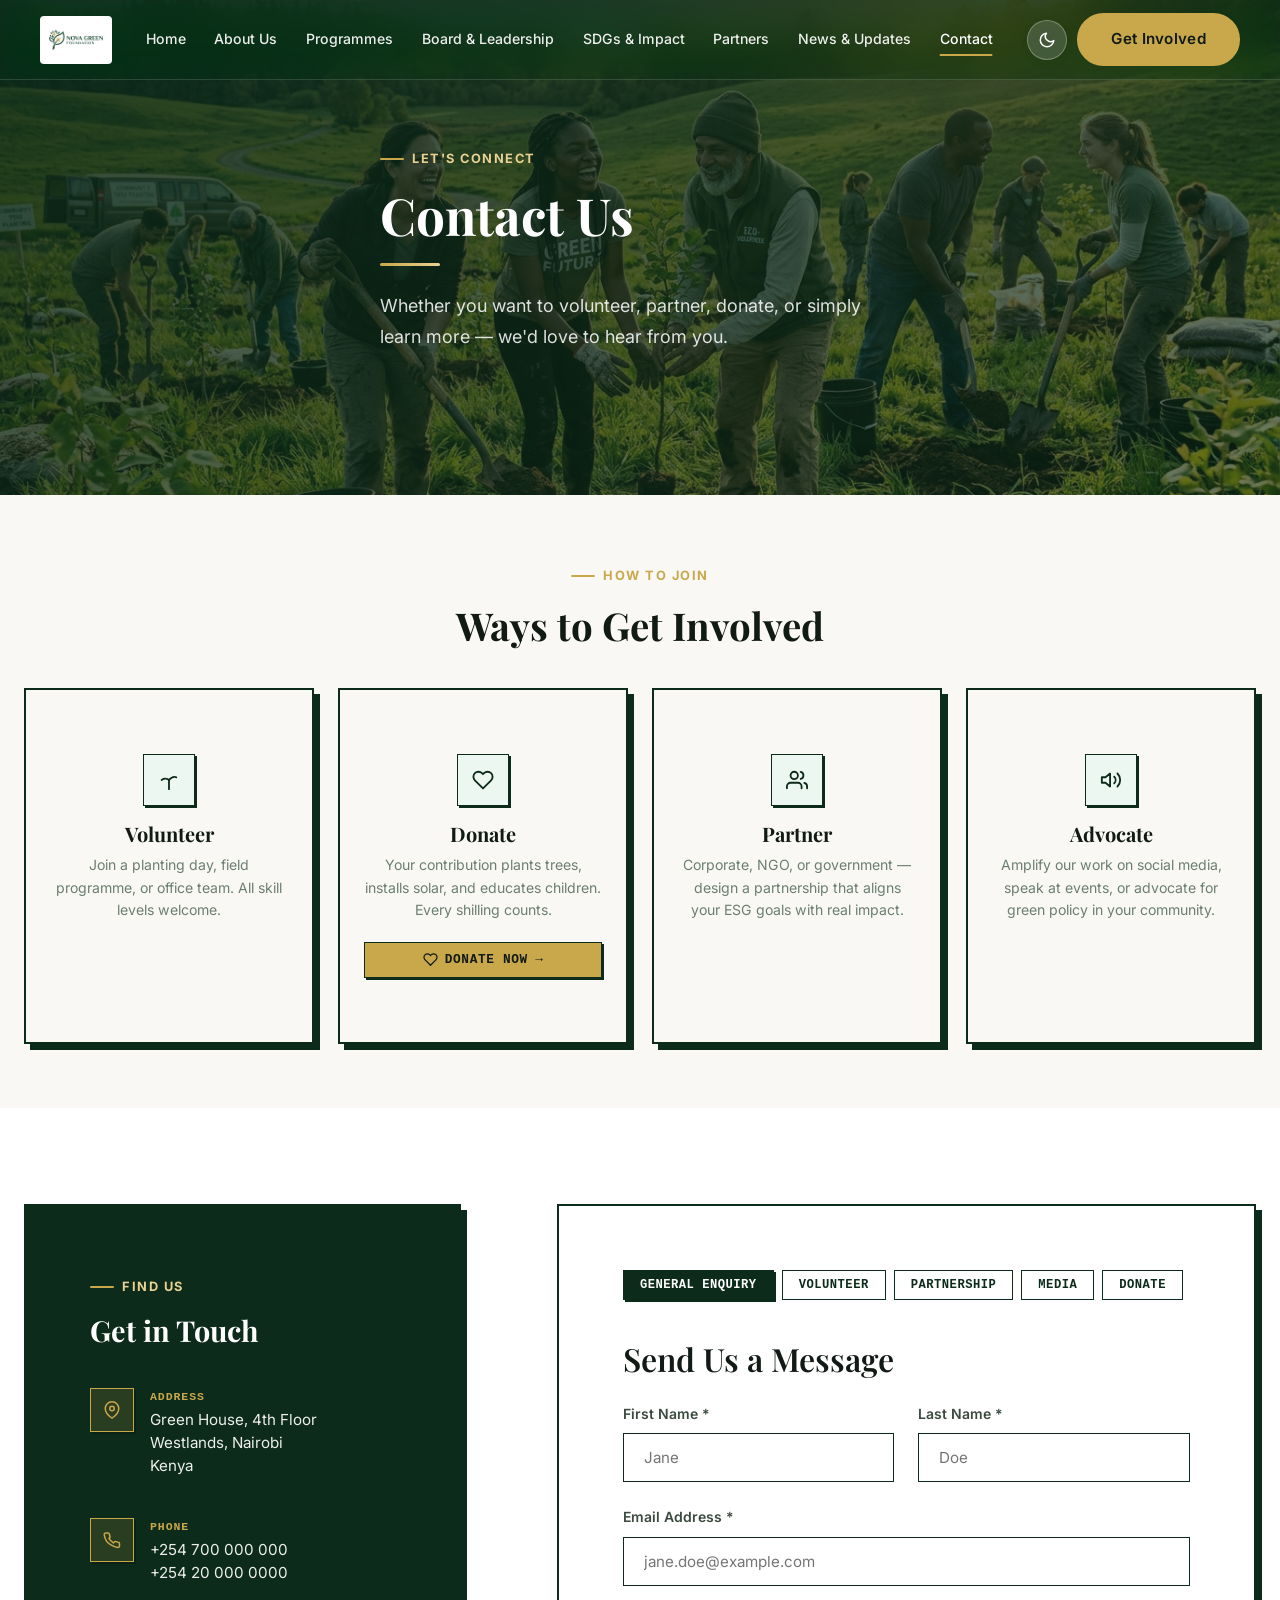
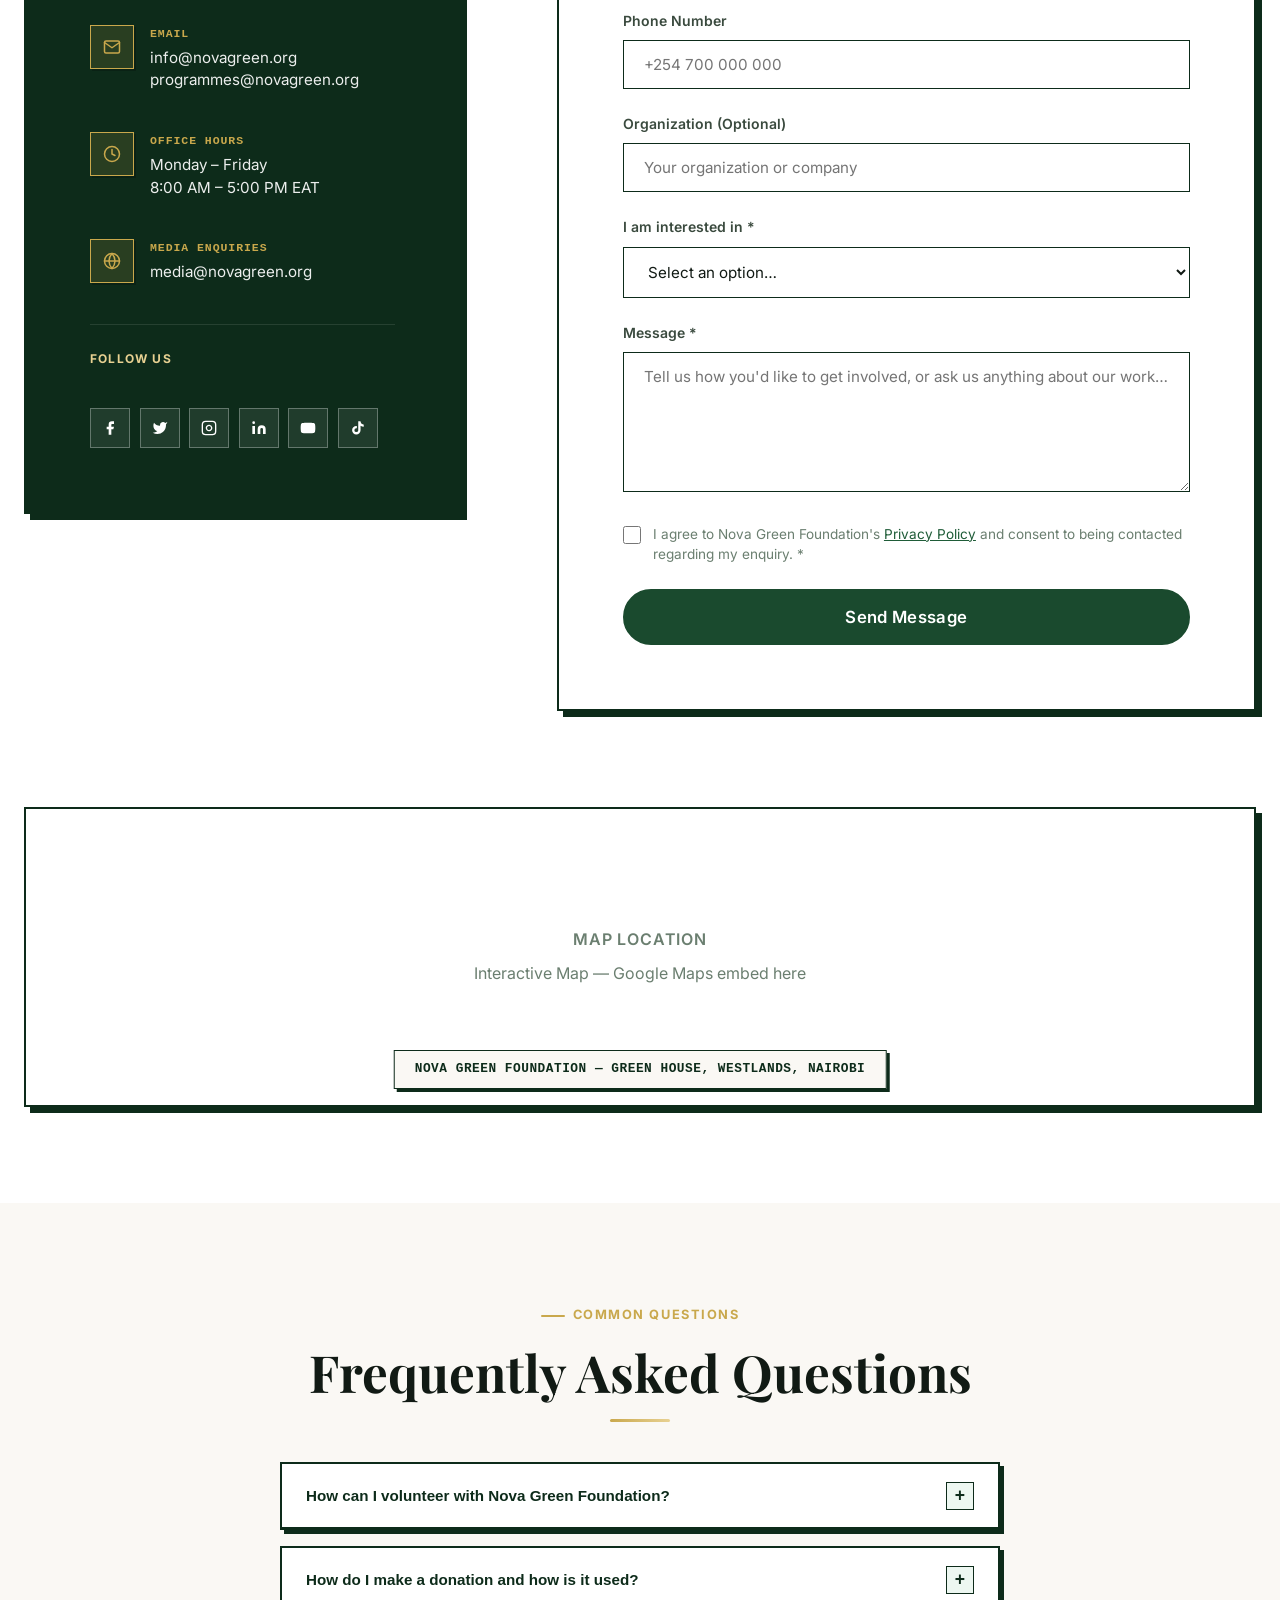
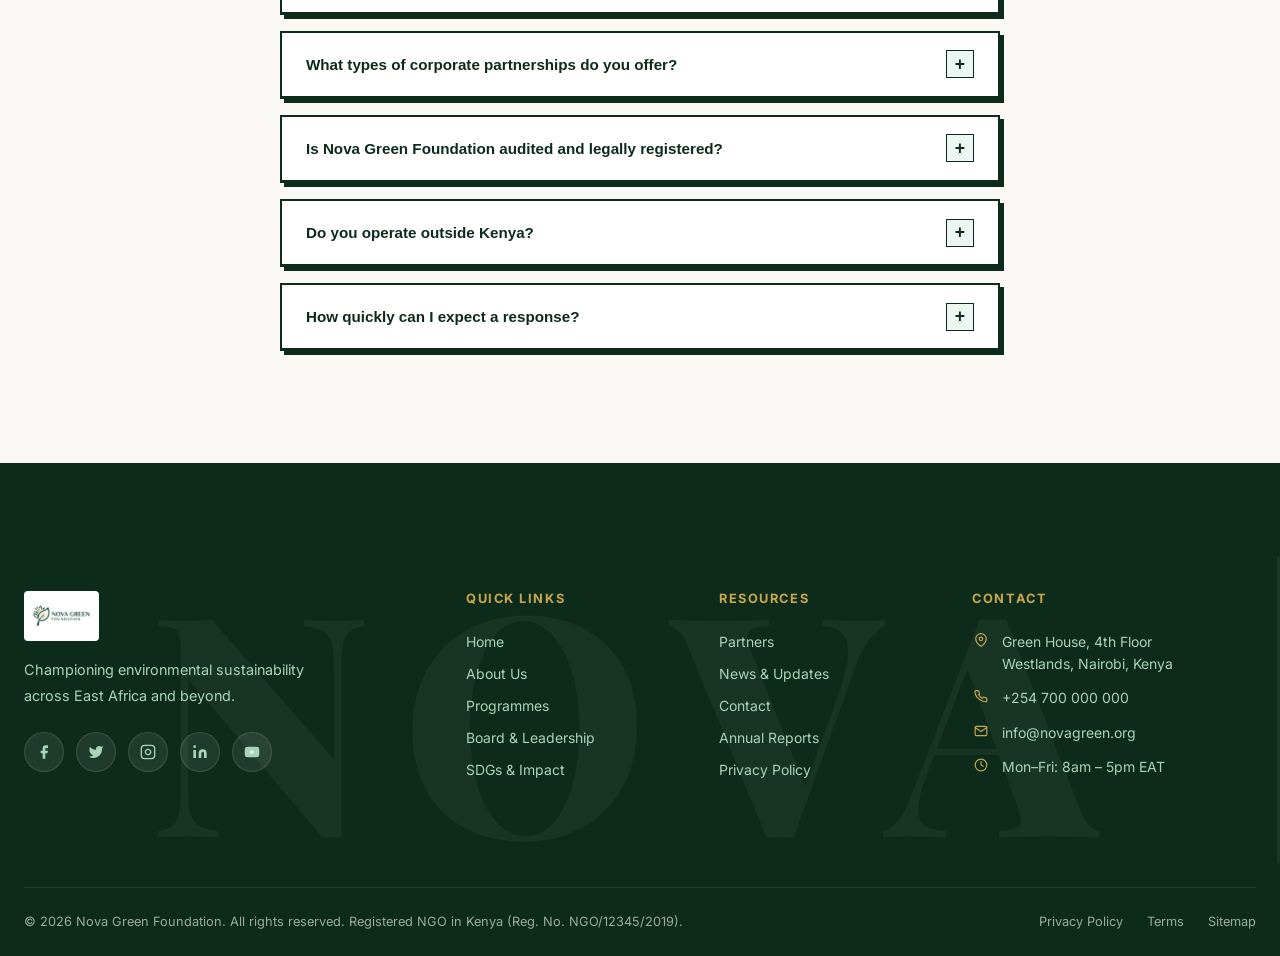
<file: pages/contact.html>
<!DOCTYPE html>
<html lang="en">
<head>
  <meta charset="UTF-8">
  <meta name="viewport" content="width=device-width, initial-scale=1.0">
  <meta name="description" content="Contact Nova Green Foundation — reach our team for partnerships, volunteering, media enquiries, donations, and programme information.">
  <title>Contact Us | Nova Green Foundation</title>
  <script>
    (function() {
      try {
        var s = localStorage.getItem('nova-theme');
        var d = window.matchMedia && window.matchMedia('(prefers-color-scheme: dark)').matches;
        document.documentElement.setAttribute('data-theme', s || (d ? 'dark' : 'light'));
      } catch (e) {}
    })();
  </script>
  <link rel="stylesheet" href="../css/global.css">
  <style>
    .contact-grid {
      display: grid; grid-template-columns: 1fr 1.6fr; gap: var(--space-2xl); align-items: start;
    }
    .contact-info-card {
      background: var(--forest-900);
      border: 2px solid var(--forest-900);
      border-radius: 0 !important;
      padding: var(--space-xl);
      color: white;
      box-shadow: 6px 6px 0px var(--forest-900);
    }
    [data-theme="dark"] .contact-info-card {
      background: #091a12;
      border: 2px solid rgba(255, 255, 255, 0.25);
      box-shadow: 6px 6px 0px var(--accent);
    }
    .contact-detail {
      display: flex; gap: var(--space-sm); margin-bottom: var(--space-lg); align-items: flex-start;
    }
    .contact-detail-icon {
      width: 44px; height: 44px; min-width: 44px; border-radius: 0 !important;
      background: rgba(201,168,76,0.15); border: 1.5px solid var(--accent);
      display: flex; align-items: center; justify-content: center; font-size: 1.1rem;
      color: var(--accent);
      box-shadow: 2px 2px 0px rgba(0,0,0,0.2);
    }
    .contact-detail-label {
      font-size: 0.72rem;
      font-family: ui-monospace, SFMono-Regular, Menlo, Monaco, Consolas, monospace;
      font-weight: 700; letter-spacing: 0.08em; text-transform: uppercase; color: var(--accent);
    }
    .contact-detail-value { color: rgba(255,255,255,0.92); font-size: 0.95rem; margin-top: 0.2rem; line-height: 1.5; }
    .contact-social { display: flex; gap: 0.6rem; margin-top: var(--space-lg); }
    .contact-social-link {
      width: 40px; height: 40px; border-radius: 0 !important;
      background: rgba(255,255,255,0.08); border: 1.5px solid rgba(255,255,255,0.3);
      color: white; display: flex; align-items: center; justify-content: center;
      transition: all var(--duration-fast); font-size: 0.9rem; text-decoration: none;
    }
    .contact-social-link:hover {
      background: var(--accent); border-color: var(--accent); color: var(--forest-950);
      transform: translate(-1px, -1px);
      box-shadow: 2px 2px 0px rgba(0,0,0,0.4);
    }

    .contact-form-card {
      background: #ffffff;
      border: 2px solid var(--forest-900);
      border-radius: 0 !important;
      padding: var(--space-xl);
      box-shadow: 6px 6px 0px var(--forest-900);
    }
    [data-theme="dark"] .contact-form-card {
      background: #091a12;
      border: 2px solid rgba(255, 255, 255, 0.25);
      box-shadow: 6px 6px 0px var(--accent);
    }
    .contact-form-card .form-input,
    .contact-form-card .form-select,
    .contact-form-card .form-textarea {
      border-radius: 0 !important;
      border: 1.5px solid var(--forest-900);
    }
    [data-theme="dark"] .contact-form-card .form-input,
    [data-theme="dark"] .contact-form-card .form-select,
    [data-theme="dark"] .contact-form-card .form-textarea {
      border-color: rgba(255, 255, 255, 0.25);
    }
    .form-row { display: grid; grid-template-columns: 1fr 1fr; gap: var(--space-md); }
    .form-row .form-group { margin-bottom: 0; }

    .contact-map {
      height: 300px; border-radius: 0 !important; overflow: hidden;
      background: #ffffff; margin-top: var(--space-2xl);
      border: 2px solid var(--forest-900);
      box-shadow: 6px 6px 0px var(--forest-900);
      display: flex; align-items: center; justify-content: center;
      position: relative;
    }
    [data-theme="dark"] .contact-map {
      background: #091a12;
      border: 2px solid rgba(255, 255, 255, 0.25);
      box-shadow: 6px 6px 0px var(--accent);
    }
    .contact-map-label {
      position: absolute; bottom: 1rem; left: 50%; transform: translateX(-50%);
      background: var(--surface); padding: 0.5rem 1.25rem; border-radius: 0 !important;
      font-family: ui-monospace, SFMono-Regular, Menlo, Monaco, Consolas, monospace;
      box-shadow: 3px 3px 0px var(--forest-900); font-size: 0.8rem; font-weight: 700; color: var(--forest-900);
      border: 1.5px solid var(--forest-900); white-space: nowrap;
      text-transform: uppercase;
      letter-spacing: 0.04em;
    }
    [data-theme="dark"] .contact-map-label {
      background: #0f2318;
      border-color: rgba(255, 255, 255, 0.25);
      color: #e5f5ed;
      box-shadow: 3px 3px 0px var(--accent);
    }

    .involvement-tabs {
      display: flex; gap: 0.5rem; margin-bottom: var(--space-lg); flex-wrap: wrap;
    }
    .tab-btn {
      padding: 0.45rem 1rem; border-radius: 0 !important;
      border: 1.5px solid var(--forest-900); background: #ffffff; cursor: pointer;
      font-family: ui-monospace, SFMono-Regular, Menlo, Monaco, Consolas, monospace;
      font-size: 0.76rem; font-weight: 700; color: var(--forest-900);
      text-transform: uppercase; letter-spacing: 0.04em;
      transition: all var(--duration-fast);
    }
    .tab-btn:hover {
      background: var(--forest-50);
      transform: translate(-1px, -1px);
      box-shadow: 2px 2px 0px var(--forest-900);
    }
    .tab-btn.active {
      background: var(--forest-900); color: white; border-color: var(--forest-900);
      box-shadow: 2px 2px 0px var(--forest-900);
    }
    [data-theme="dark"] .tab-btn {
      background: #091a12;
      border-color: rgba(255, 255, 255, 0.25);
      color: #e5f5ed;
    }
    [data-theme="dark"] .tab-btn:hover {
      background: #143222;
      box-shadow: 2px 2px 0px var(--accent);
    }
    [data-theme="dark"] .tab-btn.active {
      background: var(--accent);
      color: var(--forest-950);
      border-color: var(--accent);
      box-shadow: 2px 2px 0px var(--accent);
    }

    .faq-section { max-width: 720px; margin: 0 auto; }
    .accordion-item {
      border: 2px solid var(--forest-900);
      border-radius: 0 !important;
      box-shadow: 4px 4px 0px var(--forest-900);
      margin-bottom: 1rem; overflow: hidden;
      background: #ffffff;
      transition: transform 0.2s cubic-bezier(0.16, 1, 0.3, 1), box-shadow 0.2s cubic-bezier(0.16, 1, 0.3, 1);
    }
    .accordion-item:hover {
      transform: translate(-1px, -1px);
      box-shadow: 6px 6px 0px var(--forest-900);
    }
    [data-theme="dark"] .accordion-item {
      background: #091a12;
      border: 2px solid rgba(255, 255, 255, 0.25);
      box-shadow: 4px 4px 0px var(--accent);
    }
    [data-theme="dark"] .accordion-item:hover {
      transform: translate(-1px, -1px);
      box-shadow: 6px 6px 0px var(--accent);
    }
    .accordion-header {
      display: flex; align-items: center; justify-content: space-between;
      padding: 1.1rem var(--space-md); cursor: pointer;
      background: transparent; border: none; width: 100%; text-align: left;
    }
    .accordion-question { font-weight: 700; font-size: 0.95rem; color: var(--forest-900); }
    [data-theme="dark"] .accordion-question { color: #f5fbf7; }
    .accordion-icon {
      width: 28px; height: 28px; border-radius: 0 !important;
      background: var(--forest-50);
      border: 1.5px solid var(--forest-900);
      display: flex; align-items: center; justify-content: center; font-size: 1.1rem;
      color: var(--forest-900); flex-shrink: 0; font-weight: 700;
      transition: background var(--duration-fast), transform var(--duration-fast);
    }
    [data-theme="dark"] .accordion-icon {
      background: #0f2318;
      border-color: rgba(255, 255, 255, 0.25);
      color: var(--accent);
    }
    .accordion-item.open .accordion-icon {
      background: var(--forest-900); color: white; transform: rotate(45deg);
    }
    [data-theme="dark"] .accordion-item.open .accordion-icon {
      background: var(--accent); color: var(--forest-950);
    }
    .accordion-body {
      max-height: 0; overflow: hidden; transition: max-height var(--duration-mid) var(--ease-out);
      background: var(--surface);
      border-top: 1.5px solid var(--forest-900);
    }
    [data-theme="dark"] .accordion-body {
      border-top: 1.5px solid rgba(255, 255, 255, 0.15);
    }
    .accordion-body-inner { padding: var(--space-md); font-size: 0.9rem; color: var(--light-text); line-height: 1.7; }
    @media (max-width: 1024px) {
      .contact-grid { grid-template-columns: 1fr; }
    }
    @media (max-width: 768px) {
      .contact-grid { grid-template-columns: 1fr; }
      .form-row { grid-template-columns: 1fr; }
    }

    /* ── Ways to Get Involved Cards ── */
    .ways-grid {
      display: grid;
      grid-template-columns: repeat(4, 1fr);
      gap: 1.5rem;
    }
    .way-card {
      background: var(--surface);
      border: 2px solid var(--forest-900);
      border-radius: 0 !important;
      box-shadow: 4px 4px 0px var(--forest-900);
      padding: var(--space-xl) 1.5rem;
      display: flex;
      flex-direction: column;
      align-items: center;
      text-align: center;
      transition: transform 0.3s cubic-bezier(0.16, 1, 0.3, 1), box-shadow 0.3s cubic-bezier(0.16, 1, 0.3, 1), border-color 0.3s ease;
    }
    [data-theme="dark"] .way-card {
      background: #091a12;
      border-color: rgba(255, 255, 255, 0.25);
      box-shadow: 4px 4px 0px var(--accent);
    }
    .way-card:hover {
      transform: translateY(-4px);
      box-shadow: 7px 7px 0px var(--forest-900);
    }
    [data-theme="dark"] .way-card:hover {
      box-shadow: 7px 7px 0px var(--accent);
      border-color: var(--accent);
    }
    .way-icon-box {
      width: 52px;
      height: 52px;
      background: var(--forest-50);
      border: 1.5px solid var(--forest-900);
      border-radius: 0;
      box-shadow: 2px 2px 0 var(--forest-900);
      display: flex;
      align-items: center;
      justify-content: center;
      margin: 0 auto var(--space-sm);
      color: var(--forest-900);
      transition: transform 0.3s ease, background-color 0.3s ease;
    }
    [data-theme="dark"] .way-icon-box {
      background: #143222;
      border-color: rgba(255, 255, 255, 0.3);
      box-shadow: 2px 2px 0 var(--accent);
      color: var(--accent);
    }
    .way-card:hover .way-icon-box {
      transform: scale(1.08);
      background: var(--gold-100);
    }
    [data-theme="dark"] .way-card:hover .way-icon-box {
      background: rgba(201, 168, 76, 0.2);
    }
    .way-card-title {
      font-size: 1.25rem;
      font-weight: 700;
      margin-bottom: 0.5rem;
      color: var(--dark-text);
    }
    .way-card-desc {
      font-size: 0.88rem;
      color: var(--light-text);
      line-height: 1.6;
      margin-bottom: 0;
      flex-grow: 1;
    }

    /* Donate Card: Centered with Donate Button */
    .way-card.donate-featured {
      border: 2px solid var(--forest-900);
      box-shadow: 4px 4px 0px var(--forest-900);
    }
    [data-theme="dark"] .way-card.donate-featured {
      border-color: rgba(255, 255, 255, 0.25);
      box-shadow: 4px 4px 0px var(--accent);
    }
    .way-card.donate-featured:hover {
      box-shadow: 7px 7px 0px var(--forest-900);
    }
    [data-theme="dark"] .way-card.donate-featured:hover {
      box-shadow: 7px 7px 0px var(--accent);
    }
    .way-card.donate-featured .way-card-desc {
      margin-bottom: 1.25rem;
    }
    .way-donate-btn {
      width: 100%;
      display: inline-flex;
      align-items: center;
      justify-content: center;
      gap: 0.45rem;
      padding: 0.6rem 1rem;
      background: var(--accent);
      color: var(--forest-950);
      font-family: ui-monospace, monospace;
      font-size: 0.8rem;
      font-weight: 800;
      text-transform: uppercase;
      letter-spacing: 0.05em;
      border: 1.5px solid var(--forest-900);
      box-shadow: 2px 2px 0 var(--forest-900);
      cursor: pointer;
      transition: all 0.2s ease;
      text-decoration: none;
    }
    .way-donate-btn:hover {
      transform: translate(-1px, -1px);
      box-shadow: 4px 4px 0 var(--forest-900);
      background: #dfbc5e;
    }
    [data-theme="dark"] .way-donate-btn {
      box-shadow: 2px 2px 0 #000;
    }
    .way-donate-btn .arrow-anim {
      display: inline-block;
      transition: transform 0.25s ease;
    }
    .way-donate-btn:hover .arrow-anim {
      transform: translateX(4px);
    }

    @media (max-width: 992px) {
      .ways-grid {
        grid-template-columns: repeat(2, 1fr);
        gap: 1.25rem;
      }
    }
    @media (max-width: 640px) {
      .ways-grid {
        grid-template-columns: 1fr;
        gap: 1.25rem;
      }
    }
  </style>
</head>
<body>
  <nav class="navbar transparent" id="navbar">
    <div class="nav-inner">
      <a href="../index.html" class="nav-logo"><img src="../assets/images/logo.jpg" alt="Nova Green Foundation"></a>
      <div class="nav-links">
        <a href="../index.html"   class="nav-link">Home</a>
        <a href="about.html"      class="nav-link">About Us</a>
        <a href="programmes.html" class="nav-link">Programmes</a>
        <a href="board.html"      class="nav-link">Board & Leadership</a>
        <a href="sdgs.html"       class="nav-link">SDGs & Impact</a>
        <a href="partners.html"   class="nav-link">Partners</a>
        <a href="news.html"       class="nav-link">News & Updates</a>
        <a href="contact.html"    class="nav-link active">Contact</a>
      </div>
      <div class="nav-actions">
        <button class="theme-toggle" id="theme-toggle" aria-label="Toggle light or dark theme" title="Toggle theme">
          <span class="theme-icon sun-icon" aria-hidden="true"><svg width="18" height="18" viewBox="0 0 24 24" fill="none" stroke="currentColor" stroke-width="2" stroke-linecap="round" stroke-linejoin="round"><circle cx="12" cy="12" r="5"></circle><line x1="12" y1="1" x2="12" y2="3"></line><line x1="12" y1="21" x2="12" y2="23"></line><line x1="4.22" y1="4.22" x2="5.64" y2="5.64"></line><line x1="18.36" y1="18.36" x2="19.78" y2="19.78"></line><line x1="1" y1="12" x2="3" y2="12"></line><line x1="21" y1="12" x2="23" y2="12"></line><line x1="4.22" y1="19.78" x2="5.64" y2="18.36"></line><line x1="18.36" y1="5.64" x2="19.78" y2="4.22"></line></svg></span>
          <span class="theme-icon moon-icon" aria-hidden="true"><svg width="18" height="18" viewBox="0 0 24 24" fill="none" stroke="currentColor" stroke-width="2" stroke-linecap="round" stroke-linejoin="round"><path d="M21 12.79A9 9 0 1 1 11.21 3 7 7 0 0 0 21 12.79z"></path></svg></span>
        </button>
        <a href="contact.html" class="btn btn-accent nav-cta">Get Involved</a>
        <button class="nav-toggle" id="nav-toggle" aria-label="Toggle menu"><span></span><span></span><span></span></button>
      </div>
    </div>
  </nav>
  <div class="nav-mobile" id="nav-mobile">
    <a href="../index.html"   class="nav-mobile-link">Home</a>
    <a href="about.html"      class="nav-mobile-link">About Us</a>
    <a href="programmes.html" class="nav-mobile-link">Programmes</a>
    <a href="board.html"      class="nav-mobile-link">Board & Leadership</a>
    <a href="sdgs.html"       class="nav-mobile-link">SDGs & Impact</a>
    <a href="partners.html"   class="nav-mobile-link">Partners</a>
    <a href="news.html"       class="nav-mobile-link">News & Updates</a>
    <a href="contact.html"    class="nav-mobile-link active">Contact</a>
    <div class="nav-mobile-actions">
      <button class="mobile-theme-btn" id="mobile-theme-btn" aria-label="Toggle theme">
        <span class="theme-icon sun-icon">Light Mode</span>
        <span class="theme-icon moon-icon">Dark Mode</span>
      </button>
      <a href="contact.html" class="btn btn-accent" style="text-align:center;width:100%">Get Involved</a>
    </div>
  </div>

  <main>
    <section class="page-hero" aria-label="Contact page header">
      <div class="hero-bg" style="background-image:url('../assets/images/about-hero.jpg')"></div>
      <div class="page-hero-overlay"></div>
      <div class="container page-hero-content">
        <span class="section-label" style="color:var(--gold-300)">Let's Connect</span>
        <h1 class="display-2 text-white">Contact Us</h1>
        <div class="gold-divider"></div>
        <p class="body-lg text-white" style="opacity:0.85;max-width:520px">Whether you want to volunteer, partner, donate, or simply learn more — we'd love to hear from you.</p>
      </div>
    </section>

    <!-- Ways to Engage -->
    <section class="section-sm bg-cream" aria-labelledby="engage-heading">
      <div class="container">
        <div class="text-center mb-lg reveal">
          <span class="section-label">How to Join</span>
          <h2 class="heading-1" id="engage-heading">Ways to Get Involved</h2>
        </div>
        <div class="ways-grid">
          <!-- Card 1: Volunteer -->
          <div class="card way-card reveal delay-1" id="way-card-volunteer">
            <div class="way-icon-box">
              <svg width="22" height="22" viewBox="0 0 24 24" fill="none" stroke="currentColor" stroke-width="2" stroke-linecap="round" stroke-linejoin="round"><path d="M12 22V12"/><path d="M12 12C12 12 8 9 4 12"/><path d="M12 12C12 12 16 7 20 9"/></svg>
            </div>
            <h3 class="way-card-title">Volunteer</h3>
            <p class="way-card-desc">Join a planting day, field programme, or office team. All skill levels welcome.</p>
          </div>

          <!-- Card 2: Donate (Centered with Donate Button) -->
          <div class="card way-card donate-featured reveal delay-2" id="way-card-donate">
            <div class="way-icon-box">
              <svg width="22" height="22" viewBox="0 0 24 24" fill="none" stroke="currentColor" stroke-width="2" stroke-linecap="round" stroke-linejoin="round"><path d="M20.84 4.61a5.5 5.5 0 0 0-7.78 0L12 5.67l-1.06-1.06a5.5 5.5 0 0 0-7.78 7.78l1.06 1.06L12 21.23l7.78-7.78 1.06-1.06a5.5 5.5 0 0 0 0-7.78z"/></svg>
            </div>
            <h3 class="way-card-title">Donate</h3>
            <p class="way-card-desc">Your contribution plants trees, installs solar, and educates children. Every shilling counts.</p>
            <button type="button" class="way-donate-btn" data-target-tab="tab-donate" id="ways-donate-btn">
              <svg width="15" height="15" viewBox="0 0 24 24" fill="none" stroke="currentColor" stroke-width="2" stroke-linecap="round" stroke-linejoin="round"><path d="M20.84 4.61a5.5 5.5 0 0 0-7.78 0L12 5.67l-1.06-1.06a5.5 5.5 0 0 0-7.78 7.78l1.06 1.06L12 21.23l7.78-7.78 1.06-1.06a5.5 5.5 0 0 0 0-7.78z"/></svg>
              Donate Now <span class="arrow-anim" aria-hidden="true">→</span>
            </button>
          </div>

          <!-- Card 3: Partner -->
          <div class="card way-card reveal delay-3" id="way-card-partner">
            <div class="way-icon-box">
              <svg width="22" height="22" viewBox="0 0 24 24" fill="none" stroke="currentColor" stroke-width="2" stroke-linecap="round" stroke-linejoin="round"><path d="M17 21v-2a4 4 0 0 0-4-4H5a4 4 0 0 0-4 4v2"/><circle cx="9" cy="7" r="4"/><path d="M23 21v-2a4 4 0 0 0-3-3.87"/><path d="M16 3.13a4 4 0 0 1 0 7.75"/></svg>
            </div>
            <h3 class="way-card-title">Partner</h3>
            <p class="way-card-desc">Corporate, NGO, or government — design a partnership that aligns your ESG goals with real impact.</p>
          </div>

          <!-- Card 4: Advocate -->
          <div class="card way-card reveal delay-4" id="way-card-advocate">
            <div class="way-icon-box">
              <svg width="22" height="22" viewBox="0 0 24 24" fill="none" stroke="currentColor" stroke-width="2" stroke-linecap="round" stroke-linejoin="round"><polygon points="11 5 6 9 2 9 2 15 6 15 11 19 11 5"/><path d="M19.07 4.93a10 10 0 0 1 0 14.14"/><path d="M15.54 8.46a5 5 0 0 1 0 7.07"/></svg>
            </div>
            <h3 class="way-card-title">Advocate</h3>
            <p class="way-card-desc">Amplify our work on social media, speak at events, or advocate for green policy in your community.</p>
          </div>
        </div>
      </div>
    </section>

    <!-- Contact Form + Info -->
    <section class="section" aria-labelledby="contact-form-heading">
      <div class="container">
        <div class="contact-grid">
          <!-- Info -->
          <div class="contact-info-card reveal-left">
            <span class="section-label" style="color:var(--gold-300)">Find Us</span>
            <h2 style="font-family:var(--font-serif);font-size:1.8rem;color:white;margin-bottom:var(--space-lg)">Get in Touch</h2>

            <div class="contact-detail">
              <div class="contact-detail-icon"><svg width="18" height="18" viewBox="0 0 24 24" fill="none" stroke="currentColor" stroke-width="2" stroke-linecap="round" stroke-linejoin="round"><path d="M21 10c0 7-9 13-9 13s-9-6-9-13a9 9 0 0 1 18 0z"/><circle cx="12" cy="10" r="3"/></svg></div>
              <div>
                <div class="contact-detail-label">Address</div>
                <div class="contact-detail-value">Green House, 4th Floor<br>Westlands, Nairobi<br>Kenya</div>
              </div>
            </div>
            <div class="contact-detail">
              <div class="contact-detail-icon"><svg width="18" height="18" viewBox="0 0 24 24" fill="none" stroke="currentColor" stroke-width="2" stroke-linecap="round" stroke-linejoin="round"><path d="M22 16.92v3a2 2 0 0 1-2.18 2 19.79 19.79 0 0 1-8.63-3.07A19.5 19.5 0 0 1 4.69 13.5a19.79 19.79 0 0 1-3.07-8.67A2 2 0 0 1 3.6 2.69h3a2 2 0 0 1 2 1.72c.127.96.361 1.903.7 2.81a2 2 0 0 1-.45 2.11L7.91 9.91a16 16 0 0 0 6 6l1.27-1.27a2 2 0 0 1 2.11-.45c.907.339 1.85.573 2.81.7A2 2 0 0 1 22 16.92z"/></svg></div>
              <div>
                <div class="contact-detail-label">Phone</div>
                <div class="contact-detail-value">+254 700 000 000<br>+254 20 000 0000</div>
              </div>
            </div>
            <div class="contact-detail">
              <div class="contact-detail-icon"><svg width="18" height="18" viewBox="0 0 24 24" fill="none" stroke="currentColor" stroke-width="2" stroke-linecap="round" stroke-linejoin="round"><path d="M4 4h16c1.1 0 2 .9 2 2v12c0 1.1-.9 2-2 2H4c-1.1 0-2-.9-2-2V6c0-1.1.9-2 2-2z"/><polyline points="22,6 12,13 2,6"/></svg></div>
              <div>
                <div class="contact-detail-label">Email</div>
                <div class="contact-detail-value">info@novagreen.org<br>programmes@novagreen.org</div>
              </div>
            </div>
            <div class="contact-detail">
              <div class="contact-detail-icon"><svg width="18" height="18" viewBox="0 0 24 24" fill="none" stroke="currentColor" stroke-width="2" stroke-linecap="round" stroke-linejoin="round"><circle cx="12" cy="12" r="10"/><polyline points="12 6 12 12 16 14"/></svg></div>
              <div>
                <div class="contact-detail-label">Office Hours</div>
                <div class="contact-detail-value">Monday – Friday<br>8:00 AM – 5:00 PM EAT</div>
              </div>
            </div>
            <div class="contact-detail">
              <div class="contact-detail-icon"><svg width="18" height="18" viewBox="0 0 24 24" fill="none" stroke="currentColor" stroke-width="2" stroke-linecap="round" stroke-linejoin="round"><circle cx="12" cy="12" r="10"/><line x1="2" y1="12" x2="22" y2="12"/><path d="M12 2a15.3 15.3 0 0 1 4 10 15.3 15.3 0 0 1-4 10 15.3 15.3 0 0 1-4-10 15.3 15.3 0 0 1 4-10z"/></svg></div>
              <div>
                <div class="contact-detail-label">Media Enquiries</div>
                <div class="contact-detail-value">media@novagreen.org</div>
              </div>
            </div>

            <div style="border-top:1px solid rgba(255,255,255,0.1);padding-top:var(--space-md);margin-top:var(--space-sm)">
              <div style="font-size:0.75rem;font-weight:700;letter-spacing:0.1em;text-transform:uppercase;color:var(--gold-300);margin-bottom:0.75rem">Follow Us</div>
              <div class="contact-social" aria-label="Social media links">
                <a href="https://facebook.com" target="_blank" rel="noopener" class="contact-social-link" aria-label="Facebook" title="Facebook">
                  <svg width="16" height="16" viewBox="0 0 24 24" fill="currentColor"><path d="M18 2h-3a5 5 0 00-5 5v3H7v4h3v8h4v-8h3l1-4h-4V7a1 1 0 011-1h3z"/></svg>
                </a>
                <a href="https://twitter.com" target="_blank" rel="noopener" class="contact-social-link" aria-label="Twitter" title="Twitter/X">
                  <svg width="16" height="16" viewBox="0 0 24 24" fill="currentColor"><path d="M23 3a10.9 10.9 0 01-3.14 1.53 4.48 4.48 0 00-7.86 3v1A10.66 10.66 0 013 4s-4 9 5 13a11.64 11.64 0 01-7 2c9 5 20 0 20-11.5a4.5 4.5 0 00-.08-.83A7.72 7.72 0 0023 3z"/></svg>
                </a>
                <a href="https://instagram.com" target="_blank" rel="noopener" class="contact-social-link" aria-label="Instagram" title="Instagram">
                  <svg width="16" height="16" viewBox="0 0 24 24" fill="none" stroke="currentColor" stroke-width="2"><rect x="2" y="2" width="20" height="20" rx="5" ry="5"/><path d="M16 11.37A4 4 0 1112.63 8 4 4 0 0116 11.37z"/><line x1="17.5" y1="6.5" x2="17.51" y2="6.5"/></svg>
                </a>
                <a href="https://linkedin.com" target="_blank" rel="noopener" class="contact-social-link" aria-label="LinkedIn" title="LinkedIn">
                  <svg width="16" height="16" viewBox="0 0 24 24" fill="currentColor"><path d="M16 8a6 6 0 016 6v7h-4v-7a2 2 0 00-2-2 2 2 0 00-2 2v7h-4v-7a6 6 0 016-6zM2 9h4v12H2z"/><circle cx="4" cy="4" r="2"/></svg>
                </a>
                <a href="https://youtube.com" target="_blank" rel="noopener" class="contact-social-link" aria-label="YouTube" title="YouTube">
                  <svg width="16" height="16" viewBox="0 0 24 24" fill="currentColor"><path d="M22.54 6.42a2.78 2.78 0 00-1.95-1.96C18.88 4 12 4 12 4s-6.88 0-8.59.46A2.78 2.78 0 001.46 6.42 29 29 0 001 12a29 29 0 00.46 5.58 2.78 2.78 0 001.95 1.96C5.12 20 12 20 12 20s6.88 0 8.59-.46a2.78 2.78 0 001.95-1.96A29 29 0 0023 12a29 29 0 00-.46-5.58z"/><polygon points="9.75,15.02 15.5,12 9.75,8.98 9.75,15.02" fill="white"/></svg>
                </a>
                <a href="https://tiktok.com" target="_blank" rel="noopener" class="contact-social-link" aria-label="TikTok" title="TikTok">
                  <svg width="16" height="16" viewBox="0 0 24 24" fill="currentColor"><path d="M19.59 6.69a4.83 4.83 0 01-3.77-4.25V2h-3.45v13.67a2.89 2.89 0 01-2.88 2.5 2.89 2.89 0 01-2.89-2.89 2.89 2.89 0 012.89-2.89c.28 0 .54.04.79.1V9.01a6.34 6.34 0 00-.79-.05 6.34 6.34 0 00-6.34 6.34 6.34 6.34 0 006.34 6.34 6.34 6.34 0 006.33-6.34V8.69a8.19 8.19 0 004.79 1.52V6.76a4.85 4.85 0 01-1.02-.07z"/></svg>
                </a>
              </div>
            </div>
          </div>

          <!-- Form -->
          <div class="contact-form-card reveal-right">
            <div class="involvement-tabs" role="group" aria-label="Contact type selection">
              <button class="tab-btn active" id="tab-general">General Enquiry</button>
              <button class="tab-btn" id="tab-volunteer">Volunteer</button>
              <button class="tab-btn" id="tab-partner">Partnership</button>
              <button class="tab-btn" id="tab-media">Media</button>
              <button class="tab-btn" id="tab-donate">Donate</button>
            </div>

            <h2 class="heading-2 mb-md" id="contact-form-heading">Send Us a Message</h2>
            <form id="contact-form" novalidate aria-label="Contact form">
              <div class="form-row">
                <div class="form-group">
                  <label class="form-label" for="contact-first-name">First Name *</label>
                  <input type="text" id="contact-first-name" class="form-input" placeholder="Jane" required autocomplete="given-name">
                </div>
                <div class="form-group">
                  <label class="form-label" for="contact-last-name">Last Name *</label>
                  <input type="text" id="contact-last-name" class="form-input" placeholder="Doe" required autocomplete="family-name">
                </div>
              </div>

              <div class="form-group mt-md">
                <label class="form-label" for="contact-email">Email Address *</label>
                <input type="email" id="contact-email" class="form-input" placeholder="jane.doe@example.com" required autocomplete="email">
              </div>

              <div class="form-group mt-md">
                <label class="form-label" for="contact-phone">Phone Number</label>
                <input type="tel" id="contact-phone" class="form-input" placeholder="+254 700 000 000" autocomplete="tel">
              </div>

              <div class="form-group mt-md">
                <label class="form-label" for="contact-organization">Organization (Optional)</label>
                <input type="text" id="contact-organization" class="form-input" placeholder="Your organization or company">
              </div>

              <div class="form-group mt-md">
                <label class="form-label" for="contact-type">I am interested in *</label>
                <select id="contact-type" class="form-select" required>
                  <option value="">Select an option…</option>
                  <option value="volunteer">Volunteering</option>
                  <option value="donate">Making a Donation</option>
                  <option value="partner">Corporate/NGO Partnership</option>
                  <option value="media">Media Enquiry</option>
                  <option value="programme">Programme Information</option>
                  <option value="research">Research Collaboration</option>
                  <option value="other">Other</option>
                </select>
              </div>

              <div class="form-group mt-md">
                <label class="form-label" for="contact-message">Message *</label>
                <textarea id="contact-message" class="form-textarea" placeholder="Tell us how you'd like to get involved, or ask us anything about our work…" required></textarea>
              </div>

              <div style="display:flex;align-items:flex-start;gap:0.75rem;margin:var(--space-md) 0">
                <input type="checkbox" id="contact-consent" required style="width:18px;height:18px;margin-top:2px;accent-color:var(--forest-700);flex-shrink:0">
                <label for="contact-consent" style="font-size:0.85rem;color:var(--light-text);cursor:pointer;line-height:1.5">I agree to Nova Green Foundation's <a href="#" style="color:var(--forest-700);text-decoration:underline">Privacy Policy</a> and consent to being contacted regarding my enquiry. *</label>
              </div>

              <button type="submit" class="btn btn-primary btn-lg" id="contact-submit-btn" style="width:100%;justify-content:center">
                Send Message
              </button>
            </form>
          </div>
        </div>

        <!-- Map placeholder -->
        <div class="contact-map reveal">
          <div style="text-align:center">
            <div style="font-size:1rem;font-weight:600;color:var(--light-text);letter-spacing:0.05em;text-transform:uppercase;margin-bottom:0.5rem">Map Location</div>
            <div style="font-size:1rem;color:var(--light-text)">Interactive Map — Google Maps embed here</div>
          </div>
          <div class="contact-map-label">Nova Green Foundation — Green House, Westlands, Nairobi</div>
        </div>
      </div>
    </section>

    <!-- FAQ -->
    <section class="section bg-cream" aria-labelledby="faq-heading">
      <div class="container">
        <div class="text-center mb-lg reveal">
          <span class="section-label">Common Questions</span>
          <h2 class="display-2" id="faq-heading">Frequently Asked Questions</h2>
          <div class="gold-divider center"></div>
        </div>
        <div class="faq-section">
          <div class="accordion-item reveal delay-1">
            <button class="accordion-header" aria-expanded="false">
              <span class="accordion-question">How can I volunteer with Nova Green Foundation?</span>
              <span class="accordion-icon" aria-hidden="true">+</span>
            </button>
            <div class="accordion-body">
              <div class="accordion-body-inner">We welcome volunteers at all levels! Field volunteers join planting events and community programmes (requires physical fitness and safety briefing). Office volunteers support communications, research, and administration. Simply fill in the contact form above selecting "Volunteering" and we'll be in touch within 3 business days.</div>
            </div>
          </div>

          <div class="accordion-item reveal delay-2">
            <button class="accordion-header" aria-expanded="false">
              <span class="accordion-question">How do I make a donation and how is it used?</span>
              <span class="accordion-icon" aria-hidden="true">+</span>
            </button>
            <div class="accordion-body">
              <div class="accordion-body-inner">Donations can be made via M-Pesa (Paybill: 000000), bank transfer, or online through our payment portal (link on contact form). 82 cents of every dollar donated goes directly to programmes, with 18% for operations and administration. We publish full financial audits annually — available on request.</div>
            </div>
          </div>

          <div class="accordion-item reveal delay-3">
            <button class="accordion-header" aria-expanded="false">
              <span class="accordion-question">What types of corporate partnerships do you offer?</span>
              <span class="accordion-icon" aria-hidden="true">+</span>
            </button>
            <div class="accordion-body">
              <div class="accordion-body-inner">We offer flexible partnership models including: programme sponsorship, employee volunteering days, carbon offset partnerships, co-branded conservation campaigns, and strategic alliances for shared advocacy. All partnerships include impact reporting aligned with your ESG reporting requirements.</div>
            </div>
          </div>

          <div class="accordion-item reveal delay-4">
            <button class="accordion-header" aria-expanded="false">
              <span class="accordion-question">Is Nova Green Foundation audited and legally registered?</span>
              <span class="accordion-icon" aria-hidden="true">+</span>
            </button>
            <div class="accordion-body">
              <div class="accordion-body-inner">Yes. Nova Green Foundation is fully registered under Kenya's NGO Coordination Act (Reg. No. NGO/12345/2019), audited annually by a certified public accounting firm, and compliant with the Public Benefit Organizations Act. We are also registered with OECD DAC in the process of IATI reporting.</div>
            </div>
          </div>

          <div class="accordion-item reveal delay-5">
            <button class="accordion-header" aria-expanded="false">
              <span class="accordion-question">Do you operate outside Kenya?</span>
              <span class="accordion-icon" aria-hidden="true">+</span>
            </button>
            <div class="accordion-body">
              <div class="accordion-body-inner">Yes. We have affiliate programmes in Uganda, Tanzania, and Rwanda, and are pursuing registration in Ethiopia and DRC. We also partner with organizations across 28 countries through our SDG-aligned partnerships network. Our research and policy advocacy work has a global reach through publications and UN engagement.</div>
            </div>
          </div>

          <div class="accordion-item reveal delay-6">
            <button class="accordion-header" aria-expanded="false">
              <span class="accordion-question">How quickly can I expect a response?</span>
              <span class="accordion-icon" aria-hidden="true">+</span>
            </button>
            <div class="accordion-body">
              <div class="accordion-body-inner">We aim to respond to all enquiries within 3 business days. For urgent media enquiries, please email media@novagreen.org directly and mark your subject line URGENT. For programme partnership enquiries, initial scoping calls are typically scheduled within 1 week.</div>
            </div>
          </div>
        </div>
      </div>
    </section>
  </main>

  <footer class="footer">
    <div class="footer-watermark" aria-hidden="true"><span class="footer-watermark-text">NOVA</span></div>
    <div class="container">
      <div class="footer-grid">
        <div>
          <img src="../assets/images/logo.jpg" alt="Nova Green Foundation" style="height:50px;width:auto;margin-bottom:var(--space-sm);border-radius:var(--radius-sm);">
          <p class="footer-brand-desc">Championing environmental sustainability across East Africa and beyond.</p>
          <div class="footer-social">
            <a href="https://facebook.com" target="_blank" rel="noopener" class="social-btn" aria-label="Facebook"><svg width="16" height="16" viewBox="0 0 24 24" fill="currentColor"><path d="M18 2h-3a5 5 0 00-5 5v3H7v4h3v8h4v-8h3l1-4h-4V7a1 1 0 011-1h3z"/></svg></a>
            <a href="https://twitter.com" target="_blank" rel="noopener" class="social-btn" aria-label="Twitter"><svg width="16" height="16" viewBox="0 0 24 24" fill="currentColor"><path d="M23 3a10.9 10.9 0 01-3.14 1.53 4.48 4.48 0 00-7.86 3v1A10.66 10.66 0 013 4s-4 9 5 13a11.64 11.64 0 01-7 2c9 5 20 0 20-11.5a4.5 4.5 0 00-.08-.83A7.72 7.72 0 0023 3z"/></svg></a>
            <a href="https://instagram.com" target="_blank" rel="noopener" class="social-btn" aria-label="Instagram"><svg width="16" height="16" viewBox="0 0 24 24" fill="none" stroke="currentColor" stroke-width="2"><rect x="2" y="2" width="20" height="20" rx="5" ry="5"/><path d="M16 11.37A4 4 0 1112.63 8 4 4 0 0116 11.37z"/><line x1="17.5" y1="6.5" x2="17.51" y2="6.5"/></svg></a>
            <a href="https://linkedin.com" target="_blank" rel="noopener" class="social-btn" aria-label="LinkedIn"><svg width="16" height="16" viewBox="0 0 24 24" fill="currentColor"><path d="M16 8a6 6 0 016 6v7h-4v-7a2 2 0 00-2-2 2 2 0 00-2 2v7h-4v-7a6 6 0 016-6zM2 9h4v12H2z"/><circle cx="4" cy="4" r="2"/></svg></a>
            <a href="https://youtube.com" target="_blank" rel="noopener" class="social-btn" aria-label="YouTube"><svg width="16" height="16" viewBox="0 0 24 24" fill="currentColor"><path d="M22.54 6.42a2.78 2.78 0 00-1.95-1.96C18.88 4 12 4 12 4s-6.88 0-8.59.46A2.78 2.78 0 001.46 6.42 29 29 0 001 12a29 29 0 00.46 5.58 2.78 2.78 0 001.95 1.96C5.12 20 12 20 12 20s6.88 0 8.59-.46a2.78 2.78 0 001.95-1.96A29 29 0 0023 12a29 29 0 00-.46-5.58z"/><polygon points="9.75,15.02 15.5,12 9.75,8.98 9.75,15.02" fill="white"/></svg></a>
          </div>
        </div>
        <div><h3 class="footer-heading">Quick Links</h3><nav class="footer-links"><a href="../index.html" class="footer-link">Home</a><a href="about.html" class="footer-link">About Us</a><a href="programmes.html" class="footer-link">Programmes</a><a href="board.html" class="footer-link">Board & Leadership</a><a href="sdgs.html" class="footer-link">SDGs & Impact</a></nav></div>
        <div><h3 class="footer-heading">Resources</h3><nav class="footer-links"><a href="partners.html" class="footer-link">Partners</a><a href="news.html" class="footer-link">News & Updates</a><a href="contact.html" class="footer-link">Contact</a><a href="#" class="footer-link">Annual Reports</a><a href="#" class="footer-link">Privacy Policy</a></nav></div>
        <div>
          <h3 class="footer-heading">Contact</h3>
          <div class="footer-contact-item"><span class="footer-contact-icon"><svg width="14" height="14" viewBox="0 0 24 24" fill="none" stroke="currentColor" stroke-width="2" stroke-linecap="round" stroke-linejoin="round"><path d="M21 10c0 7-9 13-9 13s-9-6-9-13a9 9 0 0 1 18 0z"/><circle cx="12" cy="10" r="3"/></svg></span><span>Green House, 4th Floor<br>Westlands, Nairobi, Kenya</span></div>
          <div class="footer-contact-item"><span class="footer-contact-icon"><svg width="14" height="14" viewBox="0 0 24 24" fill="none" stroke="currentColor" stroke-width="2" stroke-linecap="round" stroke-linejoin="round"><path d="M22 16.92v3a2 2 0 0 1-2.18 2 19.79 19.79 0 0 1-8.63-3.07A19.5 19.5 0 0 1 4.69 13.5a19.79 19.79 0 0 1-3.07-8.67A2 2 0 0 1 3.6 2.69h3a2 2 0 0 1 2 1.72c.127.96.361 1.903.7 2.81a2 2 0 0 1-.45 2.11L7.91 9.91a16 16 0 0 0 6 6l1.27-1.27a2 2 0 0 1 2.11-.45c.907.339 1.85.573 2.81.7A2 2 0 0 1 22 16.92z"/></svg></span><span>+254 700 000 000</span></div>
          <div class="footer-contact-item"><span class="footer-contact-icon"><svg width="14" height="14" viewBox="0 0 24 24" fill="none" stroke="currentColor" stroke-width="2" stroke-linecap="round" stroke-linejoin="round"><path d="M4 4h16c1.1 0 2 .9 2 2v12c0 1.1-.9 2-2 2H4c-1.1 0-2-.9-2-2V6c0-1.1.9-2 2-2z"/><polyline points="22,6 12,13 2,6"/></svg></span><span>info@novagreen.org</span></div>
          <div class="footer-contact-item"><span class="footer-contact-icon"><svg width="14" height="14" viewBox="0 0 24 24" fill="none" stroke="currentColor" stroke-width="2" stroke-linecap="round" stroke-linejoin="round"><circle cx="12" cy="12" r="10"/><polyline points="12 6 12 12 16 14"/></svg></span><span>Mon–Fri: 8am – 5pm EAT</span></div>
        </div>
      </div>
      <div class="footer-bottom">
        <p class="footer-bottom-text">© 2026 Nova Green Foundation. All rights reserved. Registered NGO in Kenya (Reg. No. NGO/12345/2019).</p>
        <div class="footer-bottom-links">
          <a href="#" class="footer-link footer-bottom-text">Privacy Policy</a>
          <a href="#" class="footer-link footer-bottom-text">Terms</a>
          <a href="#" class="footer-link footer-bottom-text">Sitemap</a>
        </div>
      </div>
    </div>
  </footer>
  <button id="back-to-top" aria-label="Back to top" style="position:fixed;bottom:2rem;right:2rem;width:48px;height:48px;border-radius:50%;background:var(--forest-800);color:white;border:none;cursor:pointer;display:flex;align-items:center;justify-content:center;font-size:1.1rem;box-shadow:var(--shadow-md);opacity:0;transition:all 0.3s ease;z-index:999;">↑</button>
  <script src="../js/main.js"></script>
</body>
</html>
</file>
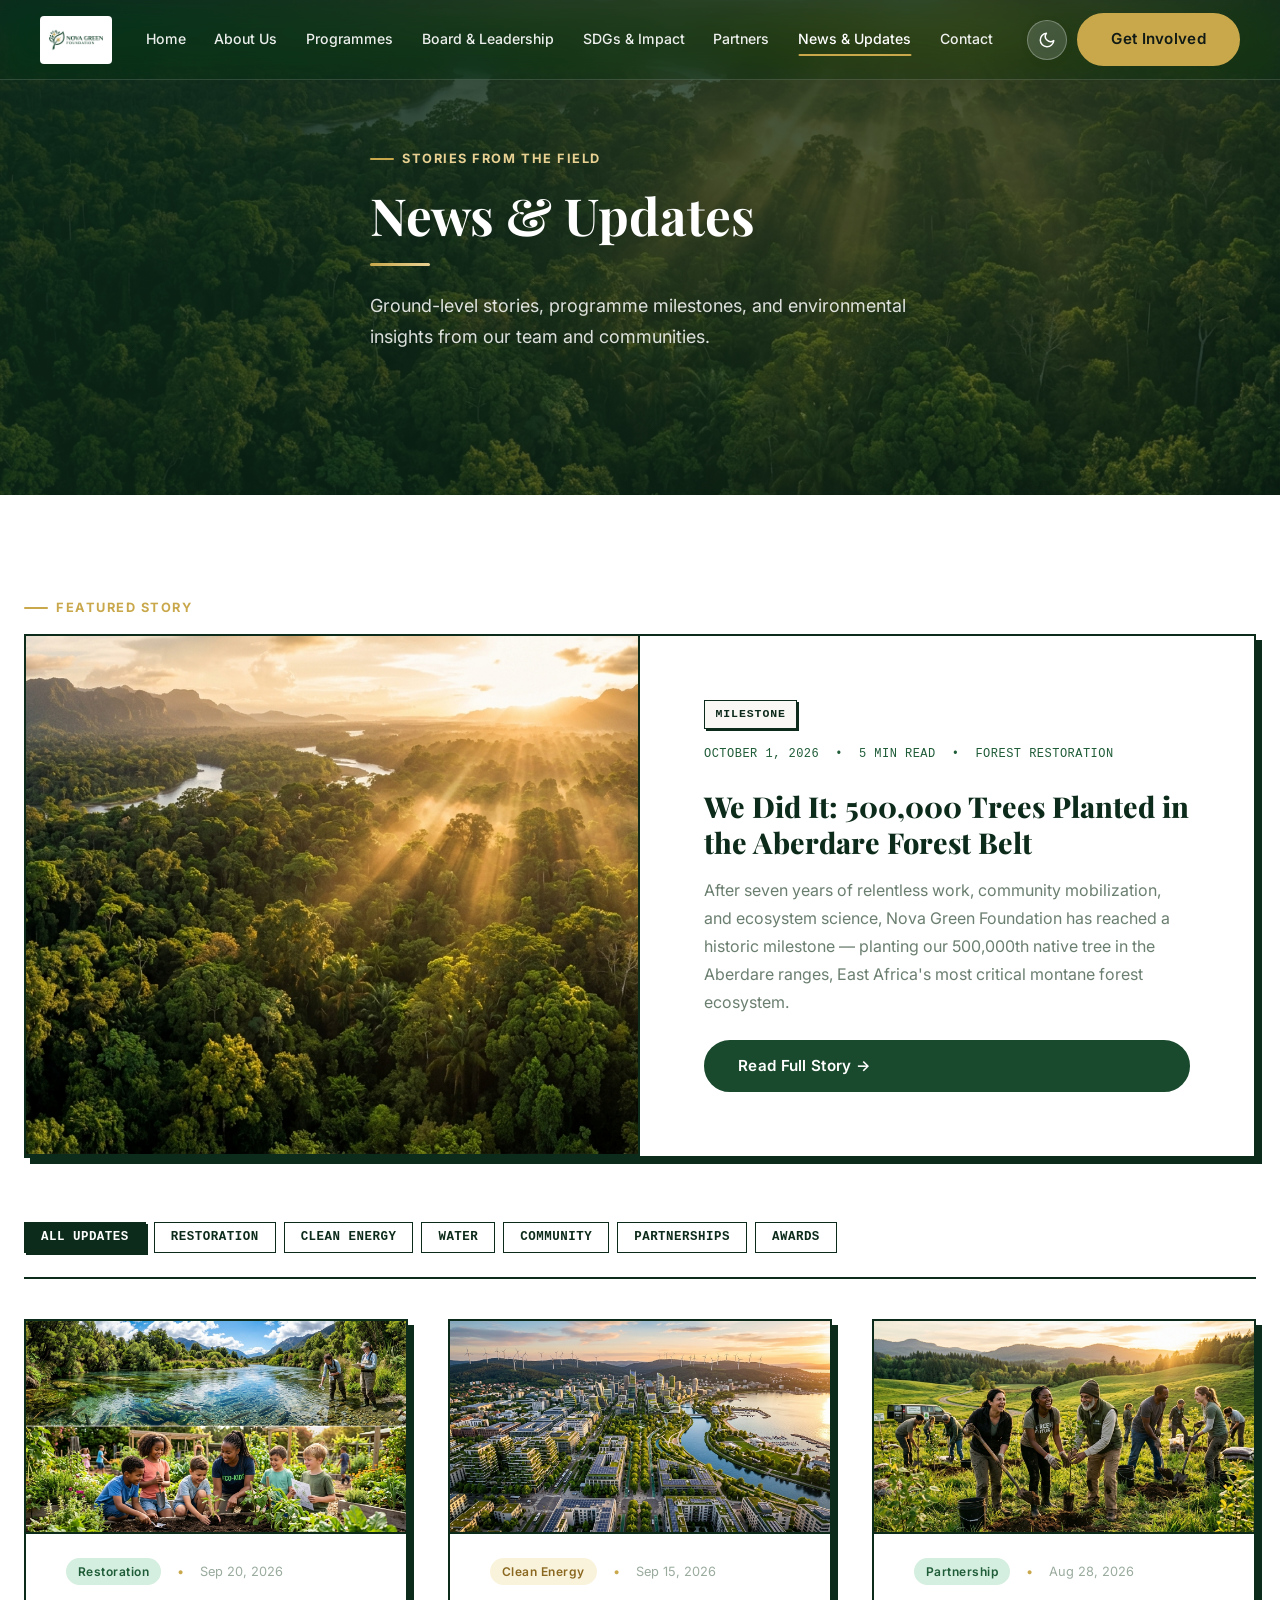
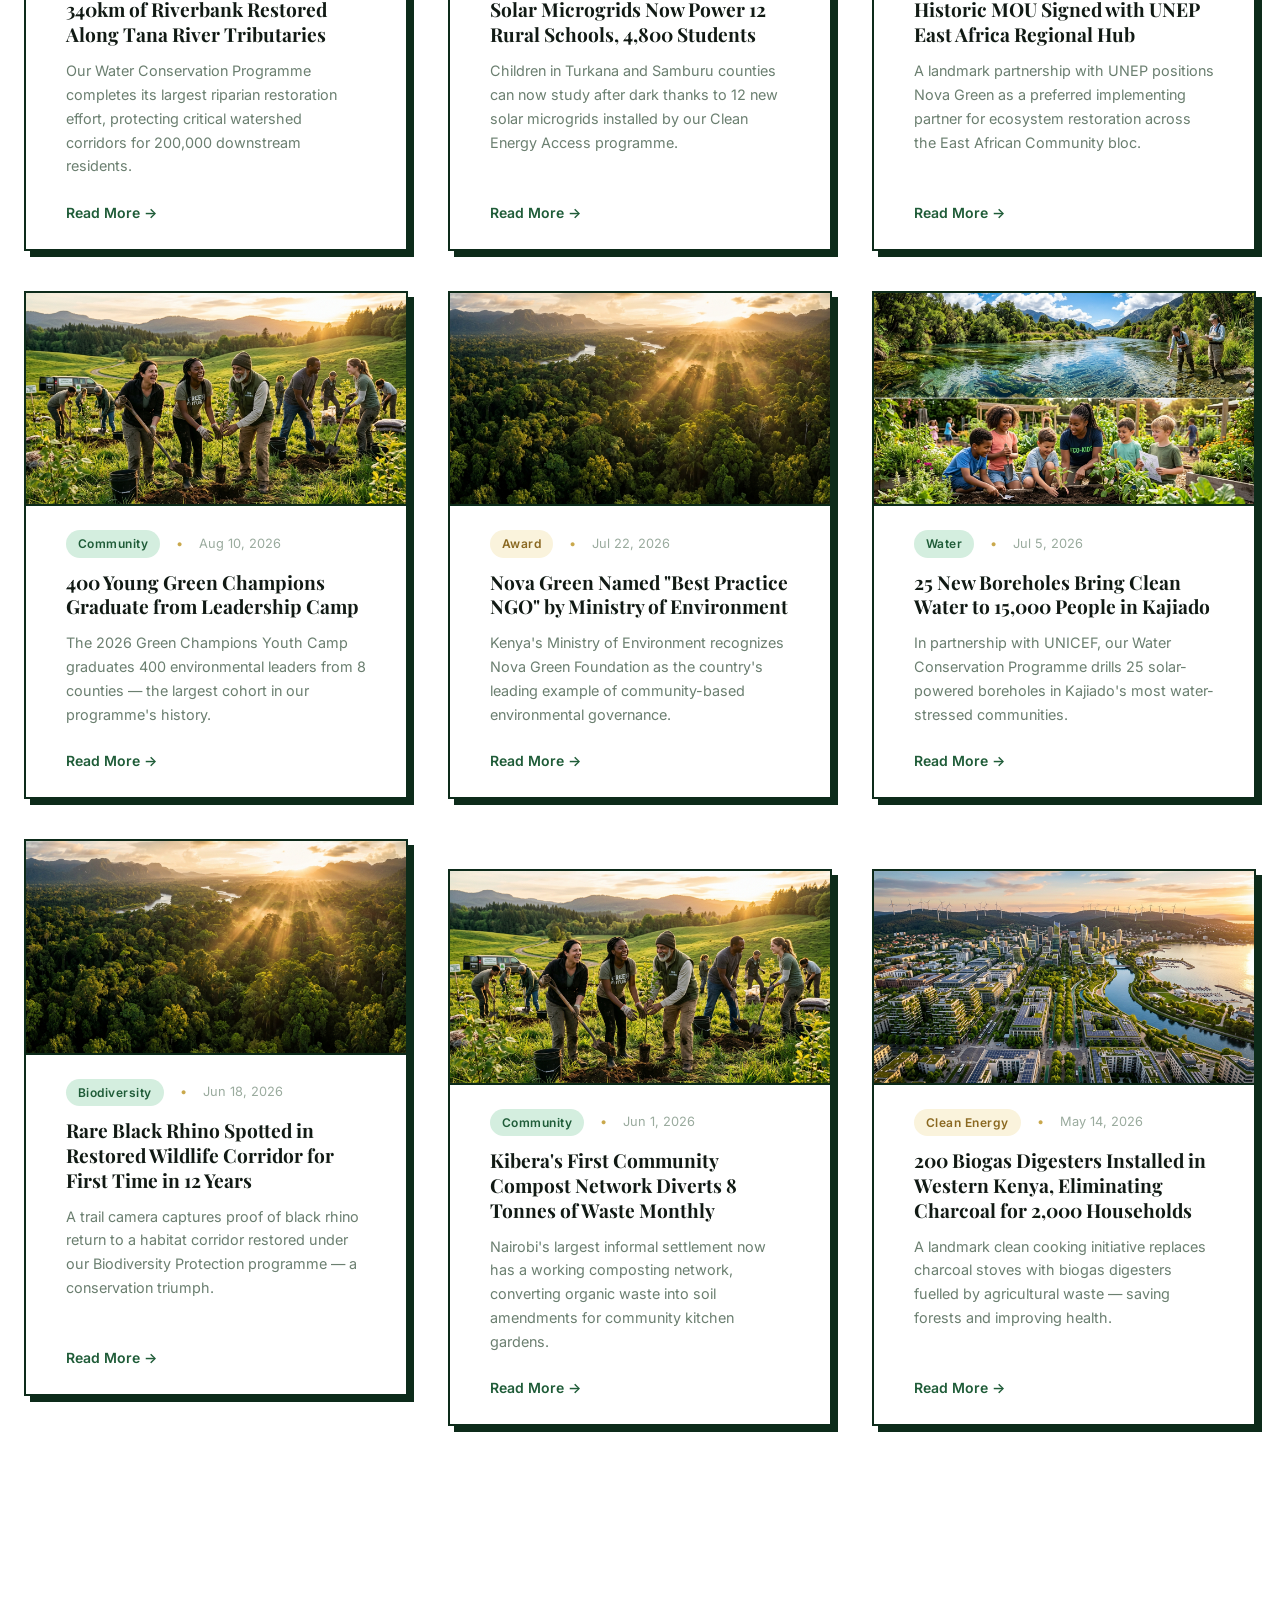
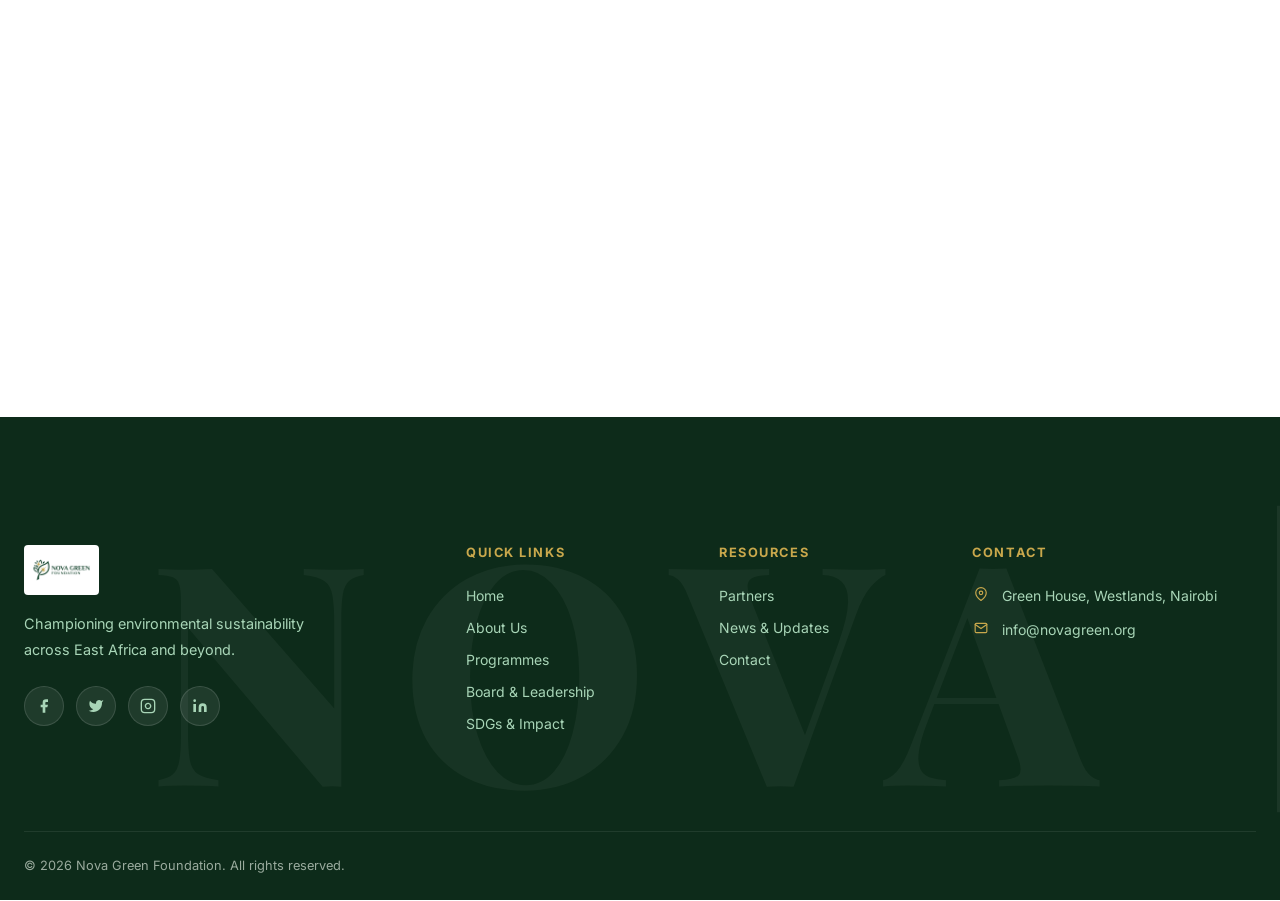
<file: pages/news.html>
<!DOCTYPE html>
<html lang="en">
<head>
  <meta charset="UTF-8">
  <meta name="viewport" content="width=device-width, initial-scale=1.0">
  <meta name="description" content="Nova Green Foundation News & Updates — stories from the field, programme updates, press releases, and environmental insights from our team.">
  <title>News & Updates | Nova Green Foundation</title>
  <script>
    (function() {
      try {
        var s = localStorage.getItem('nova-theme');
        var d = window.matchMedia && window.matchMedia('(prefers-color-scheme: dark)').matches;
        document.documentElement.setAttribute('data-theme', s || (d ? 'dark' : 'light'));
      } catch (e) {}
    })();
  </script>
  <link rel="stylesheet" href="../css/global.css">
  <style>
    .filter-bar {
      display: flex; gap: 0.5rem; flex-wrap: wrap;
      margin-bottom: var(--space-lg); padding-bottom: var(--space-md);
      border-bottom: 2px solid var(--forest-900);
    }
    [data-theme="dark"] .filter-bar {
      border-bottom: 2px solid rgba(255, 255, 255, 0.2);
    }
    .filter-btn {
      padding: 0.45rem 1rem; border-radius: 0 !important;
      font-size: 0.78rem;
      font-family: ui-monospace, SFMono-Regular, Menlo, Monaco, Consolas, monospace;
      font-weight: 700;
      text-transform: uppercase;
      letter-spacing: 0.04em;
      cursor: pointer;
      border: 1.5px solid var(--forest-900); background: #ffffff; color: var(--forest-900);
      transition: all var(--duration-fast);
    }
    .filter-btn:hover {
      background: var(--forest-50);
      transform: translate(-1px, -1px);
      box-shadow: 2px 2px 0px var(--forest-900);
    }
    .filter-btn.active {
      background: var(--forest-900); color: white; border-color: var(--forest-900);
      box-shadow: 2px 2px 0px var(--forest-900);
    }
    [data-theme="dark"] .filter-btn {
      background: #091a12;
      border-color: rgba(255, 255, 255, 0.25);
      color: #e5f5ed;
    }
    [data-theme="dark"] .filter-btn:hover {
      background: #143222;
      box-shadow: 2px 2px 0px var(--accent);
    }
    [data-theme="dark"] .filter-btn.active {
      background: var(--accent);
      color: var(--forest-950);
      border-color: var(--accent);
      box-shadow: 2px 2px 0px var(--accent);
    }

    .news-grid { display: grid; grid-template-columns: repeat(3, 1fr); gap: var(--space-lg); }

    .featured-article {
      background: #ffffff;
      border: 2px solid var(--forest-900);
      border-radius: 0 !important;
      overflow: hidden;
      box-shadow: 6px 6px 0px var(--forest-900);
      display: grid; grid-template-columns: 1fr 1fr;
      margin-bottom: var(--space-xl);
      transition: transform 0.2s cubic-bezier(0.16, 1, 0.3, 1), box-shadow 0.2s cubic-bezier(0.16, 1, 0.3, 1);
    }
    .featured-article:hover {
      transform: translate(-3px, -3px);
      box-shadow: 9px 9px 0px var(--forest-900);
    }
    [data-theme="dark"] .featured-article {
      background: #091a12;
      border: 2px solid rgba(255, 255, 255, 0.25);
      box-shadow: 6px 6px 0px var(--accent);
    }
    [data-theme="dark"] .featured-article:hover {
      transform: translate(-3px, -3px);
      box-shadow: 9px 9px 0px var(--accent);
    }

    .featured-img {
      overflow: hidden; aspect-ratio: auto; min-height: 360px;
      border-right: 2px solid var(--forest-900);
    }
    [data-theme="dark"] .featured-img {
      border-right: 2px solid rgba(255, 255, 255, 0.25);
    }
    .featured-img img { width: 100%; height: 100%; object-fit: cover; transition: transform var(--duration-slow) var(--ease-out); }
    .featured-article:hover .featured-img img { transform: scale(1.04); }
    .featured-body { padding: var(--space-xl); display: flex; flex-direction: column; justify-content: center; }
    .featured-badge {
      display: inline-flex; align-items: center; gap: 0.5rem;
      background: var(--surface); color: var(--forest-900);
      border: 1.5px solid var(--forest-900);
      padding: 0.25rem 0.65rem; border-radius: 0 !important;
      font-size: 0.72rem;
      font-family: ui-monospace, SFMono-Regular, Menlo, Monaco, Consolas, monospace;
      font-weight: 700; letter-spacing: 0.08em; text-transform: uppercase;
      margin-bottom: var(--space-sm); align-self: flex-start;
      box-shadow: 2px 2px 0px var(--forest-900);
    }
    [data-theme="dark"] .featured-badge {
      background: #0f2318;
      border-color: rgba(255, 255, 255, 0.25);
      color: var(--accent);
      box-shadow: 2px 2px 0px var(--accent);
    }
    .featured-title {
      font-family: var(--font-serif); font-size: 1.8rem; font-weight: 800;
      color: var(--forest-900); margin-bottom: var(--space-sm); line-height: 1.25;
    }
    [data-theme="dark"] .featured-title { color: #f5fbf7; }
    .featured-excerpt { color: var(--light-text); line-height: 1.75; margin-bottom: var(--space-md); }
    .featured-meta {
      display: flex; align-items: center; gap: var(--space-sm);
      font-size: 0.75rem;
      font-family: ui-monospace, SFMono-Regular, Menlo, Monaco, Consolas, monospace;
      color: var(--forest-700); margin-bottom: var(--space-md);
      text-transform: uppercase;
      letter-spacing: 0.04em;
    }
    [data-theme="dark"] .featured-meta { color: var(--accent); }

    .pagination { display: flex; justify-content: center; gap: 0.5rem; margin-top: var(--space-xl); }
    .page-btn {
      width: 42px; height: 42px; border-radius: 0 !important;
      border: 1.5px solid var(--forest-900); background: #ffffff; cursor: pointer;
      font-size: 0.85rem;
      font-family: ui-monospace, SFMono-Regular, Menlo, Monaco, Consolas, monospace;
      font-weight: 700; color: var(--forest-900);
      transition: all var(--duration-fast); display: flex; align-items: center; justify-content: center;
    }
    .page-btn:hover {
      background: var(--forest-50);
      transform: translate(-1px, -1px);
      box-shadow: 2px 2px 0px var(--forest-900);
    }
    .page-btn.active {
      background: var(--forest-900); color: white; border-color: var(--forest-900);
      box-shadow: 2px 2px 0px var(--forest-900);
    }
    [data-theme="dark"] .page-btn {
      background: #091a12;
      border-color: rgba(255, 255, 255, 0.25);
      color: #e5f5ed;
    }
    [data-theme="dark"] .page-btn:hover {
      background: #143222;
      box-shadow: 2px 2px 0px var(--accent);
    }
    [data-theme="dark"] .page-btn.active {
      background: var(--accent);
      color: var(--forest-950);
      border-color: var(--accent);
      box-shadow: 2px 2px 0px var(--accent);
    }

    .newsletter-section {
      background: #ffffff;
      border: 2px solid var(--forest-900);
      border-radius: 0 !important;
      box-shadow: 6px 6px 0px var(--forest-900);
      padding: var(--space-xl); text-align: center; margin-top: var(--space-2xl);
    }
    [data-theme="dark"] .newsletter-section {
      background: #091a12;
      border: 2px solid rgba(255, 255, 255, 0.25);
      box-shadow: 6px 6px 0px var(--accent);
    }
    @media (max-width: 1024px) {
      .news-grid { grid-template-columns: repeat(2, 1fr); }
      .featured-article { grid-template-columns: 1fr; }
      .featured-img { border-right: none; border-bottom: 2px solid var(--forest-900); }
      [data-theme="dark"] .featured-img { border-bottom: 2px solid rgba(255, 255, 255, 0.25); }
    }
    @media (max-width: 768px) {
      .news-grid { grid-template-columns: 1fr; }
      .featured-article { grid-template-columns: 1fr; }
      .featured-img { min-height: 240px; }
    }
  </style>
</head>
<body>
  <nav class="navbar transparent" id="navbar">
    <div class="nav-inner">
      <a href="../index.html" class="nav-logo"><img src="../assets/images/logo.jpg" alt="Nova Green Foundation"></a>
      <div class="nav-links">
        <a href="../index.html"   class="nav-link">Home</a>
        <a href="about.html"      class="nav-link">About Us</a>
        <a href="programmes.html" class="nav-link">Programmes</a>
        <a href="board.html"      class="nav-link">Board & Leadership</a>
        <a href="sdgs.html"       class="nav-link">SDGs & Impact</a>
        <a href="partners.html"   class="nav-link">Partners</a>
        <a href="news.html"       class="nav-link active">News & Updates</a>
        <a href="contact.html"    class="nav-link">Contact</a>
      </div>
      <div class="nav-actions">
        <button class="theme-toggle" id="theme-toggle" aria-label="Toggle light or dark theme" title="Toggle theme">
          <span class="theme-icon sun-icon" aria-hidden="true"><svg width="18" height="18" viewBox="0 0 24 24" fill="none" stroke="currentColor" stroke-width="2" stroke-linecap="round" stroke-linejoin="round"><circle cx="12" cy="12" r="5"></circle><line x1="12" y1="1" x2="12" y2="3"></line><line x1="12" y1="21" x2="12" y2="23"></line><line x1="4.22" y1="4.22" x2="5.64" y2="5.64"></line><line x1="18.36" y1="18.36" x2="19.78" y2="19.78"></line><line x1="1" y1="12" x2="3" y2="12"></line><line x1="21" y1="12" x2="23" y2="12"></line><line x1="4.22" y1="19.78" x2="5.64" y2="18.36"></line><line x1="18.36" y1="5.64" x2="19.78" y2="4.22"></line></svg></span>
          <span class="theme-icon moon-icon" aria-hidden="true"><svg width="18" height="18" viewBox="0 0 24 24" fill="none" stroke="currentColor" stroke-width="2" stroke-linecap="round" stroke-linejoin="round"><path d="M21 12.79A9 9 0 1 1 11.21 3 7 7 0 0 0 21 12.79z"></path></svg></span>
        </button>
        <a href="contact.html" class="btn btn-accent nav-cta">Get Involved</a>
        <button class="nav-toggle" id="nav-toggle" aria-label="Toggle menu"><span></span><span></span><span></span></button>
      </div>
    </div>
  </nav>
  <div class="nav-mobile" id="nav-mobile">
    <a href="../index.html"   class="nav-mobile-link">Home</a>
    <a href="about.html"      class="nav-mobile-link">About Us</a>
    <a href="programmes.html" class="nav-mobile-link">Programmes</a>
    <a href="board.html"      class="nav-mobile-link">Board & Leadership</a>
    <a href="sdgs.html"       class="nav-mobile-link">SDGs & Impact</a>
    <a href="partners.html"   class="nav-mobile-link">Partners</a>
    <a href="news.html"       class="nav-mobile-link active">News & Updates</a>
    <a href="contact.html"    class="nav-mobile-link">Contact</a>
    <div class="nav-mobile-actions">
      <button class="mobile-theme-btn" id="mobile-theme-btn" aria-label="Toggle theme">
        <span class="theme-icon sun-icon">Light Mode</span>
        <span class="theme-icon moon-icon">Dark Mode</span>
      </button>
      <a href="contact.html" class="btn btn-accent" style="text-align:center;width:100%">Get Involved</a>
    </div>
  </div>

  <main>
    <section class="page-hero" aria-label="News and Updates page header">
      <div class="hero-bg" style="background-image:url('../assets/images/hero-forest.jpg')"></div>
      <div class="page-hero-overlay"></div>
      <div class="container page-hero-content">
        <span class="section-label" style="color:var(--gold-300)">Stories from the Field</span>
        <h1 class="display-2 text-white">News & Updates</h1>
        <div class="gold-divider"></div>
        <p class="body-lg text-white" style="opacity:0.85;max-width:540px">Ground-level stories, programme milestones, and environmental insights from our team and communities.</p>
      </div>
    </section>

    <section class="section" aria-labelledby="news-heading">
      <div class="container">
        <!-- Featured Article -->
        <div class="reveal">
          <span class="section-label">Featured Story</span>
        </div>
        <article class="featured-article reveal">
          <div class="featured-img">
            <img src="../assets/images/hero-forest.jpg" alt="500,000 trees planted milestone in the Aberdare Forest">
          </div>
          <div class="featured-body">
            <span class="featured-badge">Milestone</span>
            <div class="featured-meta">
              <time datetime="2026-10-01">October 1, 2026</time>
              <span>•</span>
              <span>5 min read</span>
              <span>•</span>
              <span>Forest Restoration</span>
            </div>
            <h2 class="featured-title">We Did It: 500,000 Trees Planted in the Aberdare Forest Belt</h2>
            <p class="featured-excerpt">After seven years of relentless work, community mobilization, and ecosystem science, Nova Green Foundation has reached a historic milestone — planting our 500,000th native tree in the Aberdare ranges, East Africa's most critical montane forest ecosystem.</p>
            <a href="#" class="btn btn-primary">Read Full Story →</a>
          </div>
        </article>

        <!-- Filter Bar -->
        <div class="filter-bar reveal" role="group" aria-label="Filter news by category">
          <button class="filter-btn active" data-filter="all" id="filter-all">All Updates</button>
          <button class="filter-btn" data-filter="restoration" id="filter-restoration">Restoration</button>
          <button class="filter-btn" data-filter="energy" id="filter-energy">Clean Energy</button>
          <button class="filter-btn" data-filter="water" id="filter-water">Water</button>
          <button class="filter-btn" data-filter="community" id="filter-community">Community</button>
          <button class="filter-btn" data-filter="partnership" id="filter-partnership">Partnerships</button>
          <button class="filter-btn" data-filter="awards" id="filter-awards">Awards</button>
        </div>

        <!-- News Grid -->
        <div class="news-grid" id="news-grid" aria-label="News articles">
          <article class="blog-card reveal delay-1" data-category="restoration">
            <div class="blog-card-img"><img src="../assets/images/programmes-hero.jpg" alt="Riverbank restoration project"></div>
            <div class="blog-card-body">
              <div class="blog-meta"><span class="badge badge-green">Restoration</span><span class="blog-meta-dot">•</span><time datetime="2026-09-20">Sep 20, 2026</time></div>
              <h3 class="blog-card-title">340km of Riverbank Restored Along Tana River Tributaries</h3>
              <p class="blog-card-excerpt">Our Water Conservation Programme completes its largest riparian restoration effort, protecting critical watershed corridors for 200,000 downstream residents.</p>
              <a href="#" class="blog-card-link">Read More →</a>
            </div>
          </article>

          <article class="blog-card reveal delay-2" data-category="energy">
            <div class="blog-card-img"><img src="../assets/images/sdg-hero.jpg" alt="Solar microgrid installation"></div>
            <div class="blog-card-body">
              <div class="blog-meta"><span class="badge badge-gold">Clean Energy</span><span class="blog-meta-dot">•</span><time datetime="2026-09-15">Sep 15, 2026</time></div>
              <h3 class="blog-card-title">Solar Microgrids Now Power 12 Rural Schools, 4,800 Students</h3>
              <p class="blog-card-excerpt">Children in Turkana and Samburu counties can now study after dark thanks to 12 new solar microgrids installed by our Clean Energy Access programme.</p>
              <a href="#" class="blog-card-link">Read More →</a>
            </div>
          </article>

          <article class="blog-card reveal delay-3" data-category="partnership">
            <div class="blog-card-img"><img src="../assets/images/about-hero.jpg" alt="UNEP partnership signing ceremony"></div>
            <div class="blog-card-body">
              <div class="blog-meta"><span class="badge badge-green">Partnership</span><span class="blog-meta-dot">•</span><time datetime="2026-08-28">Aug 28, 2026</time></div>
              <h3 class="blog-card-title">Historic MOU Signed with UNEP East Africa Regional Hub</h3>
              <p class="blog-card-excerpt">A landmark partnership with UNEP positions Nova Green as a preferred implementing partner for ecosystem restoration across the East African Community bloc.</p>
              <a href="#" class="blog-card-link">Read More →</a>
            </div>
          </article>

          <article class="blog-card reveal delay-4" data-category="community">
            <div class="blog-card-img"><img src="../assets/images/about-hero.jpg" alt="Youth environmental leadership camp"></div>
            <div class="blog-card-body">
              <div class="blog-meta"><span class="badge badge-green">Community</span><span class="blog-meta-dot">•</span><time datetime="2026-08-10">Aug 10, 2026</time></div>
              <h3 class="blog-card-title">400 Young Green Champions Graduate from Leadership Camp</h3>
              <p class="blog-card-excerpt">The 2026 Green Champions Youth Camp graduates 400 environmental leaders from 8 counties — the largest cohort in our programme's history.</p>
              <a href="#" class="blog-card-link">Read More →</a>
            </div>
          </article>

          <article class="blog-card reveal delay-5" data-category="awards">
            <div class="blog-card-img"><img src="../assets/images/hero-forest.jpg" alt="Award ceremony"></div>
            <div class="blog-card-body">
              <div class="blog-meta"><span class="badge badge-gold">Award</span><span class="blog-meta-dot">•</span><time datetime="2026-07-22">Jul 22, 2026</time></div>
              <h3 class="blog-card-title">Nova Green Named "Best Practice NGO" by Ministry of Environment</h3>
              <p class="blog-card-excerpt">Kenya's Ministry of Environment recognizes Nova Green Foundation as the country's leading example of community-based environmental governance.</p>
              <a href="#" class="blog-card-link">Read More →</a>
            </div>
          </article>

          <article class="blog-card reveal delay-6" data-category="water">
            <div class="blog-card-img"><img src="../assets/images/programmes-hero.jpg" alt="Clean water project community"></div>
            <div class="blog-card-body">
              <div class="blog-meta"><span class="badge badge-green">Water</span><span class="blog-meta-dot">•</span><time datetime="2026-07-05">Jul 5, 2026</time></div>
              <h3 class="blog-card-title">25 New Boreholes Bring Clean Water to 15,000 People in Kajiado</h3>
              <p class="blog-card-excerpt">In partnership with UNICEF, our Water Conservation Programme drills 25 solar-powered boreholes in Kajiado's most water-stressed communities.</p>
              <a href="#" class="blog-card-link">Read More →</a>
            </div>
          </article>

          <article class="blog-card reveal delay-1" data-category="restoration">
            <div class="blog-card-img"><img src="../assets/images/hero-forest.jpg" alt="Biodiversity monitoring"></div>
            <div class="blog-card-body">
              <div class="blog-meta"><span class="badge badge-green">Biodiversity</span><span class="blog-meta-dot">•</span><time datetime="2026-06-18">Jun 18, 2026</time></div>
              <h3 class="blog-card-title">Rare Black Rhino Spotted in Restored Wildlife Corridor for First Time in 12 Years</h3>
              <p class="blog-card-excerpt">A trail camera captures proof of black rhino return to a habitat corridor restored under our Biodiversity Protection programme — a conservation triumph.</p>
              <a href="#" class="blog-card-link">Read More →</a>
            </div>
          </article>

          <article class="blog-card reveal delay-2" data-category="community">
            <div class="blog-card-img"><img src="../assets/images/about-hero.jpg" alt="Community composting project"></div>
            <div class="blog-card-body">
              <div class="blog-meta"><span class="badge badge-green">Community</span><span class="blog-meta-dot">•</span><time datetime="2026-06-01">Jun 1, 2026</time></div>
              <h3 class="blog-card-title">Kibera's First Community Compost Network Diverts 8 Tonnes of Waste Monthly</h3>
              <p class="blog-card-excerpt">Nairobi's largest informal settlement now has a working composting network, converting organic waste into soil amendments for community kitchen gardens.</p>
              <a href="#" class="blog-card-link">Read More →</a>
            </div>
          </article>

          <article class="blog-card reveal delay-3" data-category="energy">
            <div class="blog-card-img"><img src="../assets/images/sdg-hero.jpg" alt="Biogas project community"></div>
            <div class="blog-card-body">
              <div class="blog-meta"><span class="badge badge-gold">Clean Energy</span><span class="blog-meta-dot">•</span><time datetime="2026-05-14">May 14, 2026</time></div>
              <h3 class="blog-card-title">200 Biogas Digesters Installed in Western Kenya, Eliminating Charcoal for 2,000 Households</h3>
              <p class="blog-card-excerpt">A landmark clean cooking initiative replaces charcoal stoves with biogas digesters fuelled by agricultural waste — saving forests and improving health.</p>
              <a href="#" class="blog-card-link">Read More →</a>
            </div>
          </article>
        </div>

        <!-- Pagination -->
        <nav class="pagination reveal" aria-label="News pagination">
          <button class="page-btn active" aria-label="Page 1">1</button>
          <button class="page-btn" aria-label="Page 2">2</button>
          <button class="page-btn" aria-label="Page 3">3</button>
          <button class="page-btn" aria-label="Next page">→</button>
        </nav>

        <!-- Newsletter signup -->
        <div class="newsletter-section reveal">
          <h3 class="heading-1 mb-sm">Subscribe to Our Newsletter</h3>
          <p class="body-md text-light mb-md" style="max-width:480px;margin:0 auto var(--space-md)">Get monthly stories from the field, programme highlights, and environmental insights delivered to your inbox.</p>
          <form id="newsletter-form" style="display:flex;gap:0;max-width:440px;margin:0 auto" aria-label="Newsletter subscription">
            <input type="email" class="form-input" placeholder="your@email.com" required style="border-radius:0 !important;border:2px solid var(--forest-900);border-right:none" aria-label="Email address">
            <button type="submit" class="btn btn-primary" style="border-radius:0 !important;border:2px solid var(--forest-900);box-shadow:3px 3px 0 var(--forest-900)" id="newsletter-submit-btn">Subscribe</button>
          </form>
        </div>
      </div>
    </section>
  </main>

  <footer class="footer">
    <div class="footer-watermark" aria-hidden="true"><span class="footer-watermark-text">NOVA</span></div>
    <div class="container">
      <div class="footer-grid">
        <div>
          <img src="../assets/images/logo.jpg" alt="Nova Green Foundation" style="height:50px;width:auto;margin-bottom:var(--space-sm);border-radius:var(--radius-sm);">
          <p class="footer-brand-desc">Championing environmental sustainability across East Africa and beyond.</p>
          <div class="footer-social">
            <a href="https://facebook.com" target="_blank" rel="noopener" class="social-btn" aria-label="Facebook"><svg width="16" height="16" viewBox="0 0 24 24" fill="currentColor"><path d="M18 2h-3a5 5 0 00-5 5v3H7v4h3v8h4v-8h3l1-4h-4V7a1 1 0 011-1h3z"/></svg></a>
            <a href="https://twitter.com" target="_blank" rel="noopener" class="social-btn" aria-label="Twitter"><svg width="16" height="16" viewBox="0 0 24 24" fill="currentColor"><path d="M23 3a10.9 10.9 0 01-3.14 1.53 4.48 4.48 0 00-7.86 3v1A10.66 10.66 0 013 4s-4 9 5 13a11.64 11.64 0 01-7 2c9 5 20 0 20-11.5a4.5 4.5 0 00-.08-.83A7.72 7.72 0 0023 3z"/></svg></a>
            <a href="https://instagram.com" target="_blank" rel="noopener" class="social-btn" aria-label="Instagram"><svg width="16" height="16" viewBox="0 0 24 24" fill="none" stroke="currentColor" stroke-width="2"><rect x="2" y="2" width="20" height="20" rx="5" ry="5"/><path d="M16 11.37A4 4 0 1112.63 8 4 4 0 0116 11.37z"/><line x1="17.5" y1="6.5" x2="17.51" y2="6.5"/></svg></a>
            <a href="https://linkedin.com" target="_blank" rel="noopener" class="social-btn" aria-label="LinkedIn"><svg width="16" height="16" viewBox="0 0 24 24" fill="currentColor"><path d="M16 8a6 6 0 016 6v7h-4v-7a2 2 0 00-2-2 2 2 0 00-2 2v7h-4v-7a6 6 0 016-6zM2 9h4v12H2z"/><circle cx="4" cy="4" r="2"/></svg></a>
          </div>
        </div>
        <div><h3 class="footer-heading">Quick Links</h3><nav class="footer-links"><a href="../index.html" class="footer-link">Home</a><a href="about.html" class="footer-link">About Us</a><a href="programmes.html" class="footer-link">Programmes</a><a href="board.html" class="footer-link">Board & Leadership</a><a href="sdgs.html" class="footer-link">SDGs & Impact</a></nav></div>
        <div><h3 class="footer-heading">Resources</h3><nav class="footer-links"><a href="partners.html" class="footer-link">Partners</a><a href="news.html" class="footer-link">News & Updates</a><a href="contact.html" class="footer-link">Contact</a></nav></div>
        <div><h3 class="footer-heading">Contact</h3><div class="footer-contact-item"><span class="footer-contact-icon"><svg width="14" height="14" viewBox="0 0 24 24" fill="none" stroke="currentColor" stroke-width="2" stroke-linecap="round" stroke-linejoin="round"><path d="M21 10c0 7-9 13-9 13s-9-6-9-13a9 9 0 0 1 18 0z"/><circle cx="12" cy="10" r="3"/></svg></span><span>Green House, Westlands, Nairobi</span></div><div class="footer-contact-item"><span class="footer-contact-icon"><svg width="14" height="14" viewBox="0 0 24 24" fill="none" stroke="currentColor" stroke-width="2" stroke-linecap="round" stroke-linejoin="round"><path d="M4 4h16c1.1 0 2 .9 2 2v12c0 1.1-.9 2-2 2H4c-1.1 0-2-.9-2-2V6c0-1.1.9-2 2-2z"/><polyline points="22,6 12,13 2,6"/></svg></span><span>info@novagreen.org</span></div></div>
      </div>
      <div class="footer-bottom"><p class="footer-bottom-text">© 2026 Nova Green Foundation. All rights reserved.</p></div>
    </div>
  </footer>
  <button id="back-to-top" aria-label="Back to top" style="position:fixed;bottom:2rem;right:2rem;width:48px;height:48px;border-radius:50%;background:var(--forest-800);color:white;border:none;cursor:pointer;display:flex;align-items:center;justify-content:center;font-size:1.1rem;box-shadow:var(--shadow-md);opacity:0;transition:all 0.3s ease;z-index:999;">↑</button>
  <script src="../js/main.js"></script>
</body>
</html>
</file>
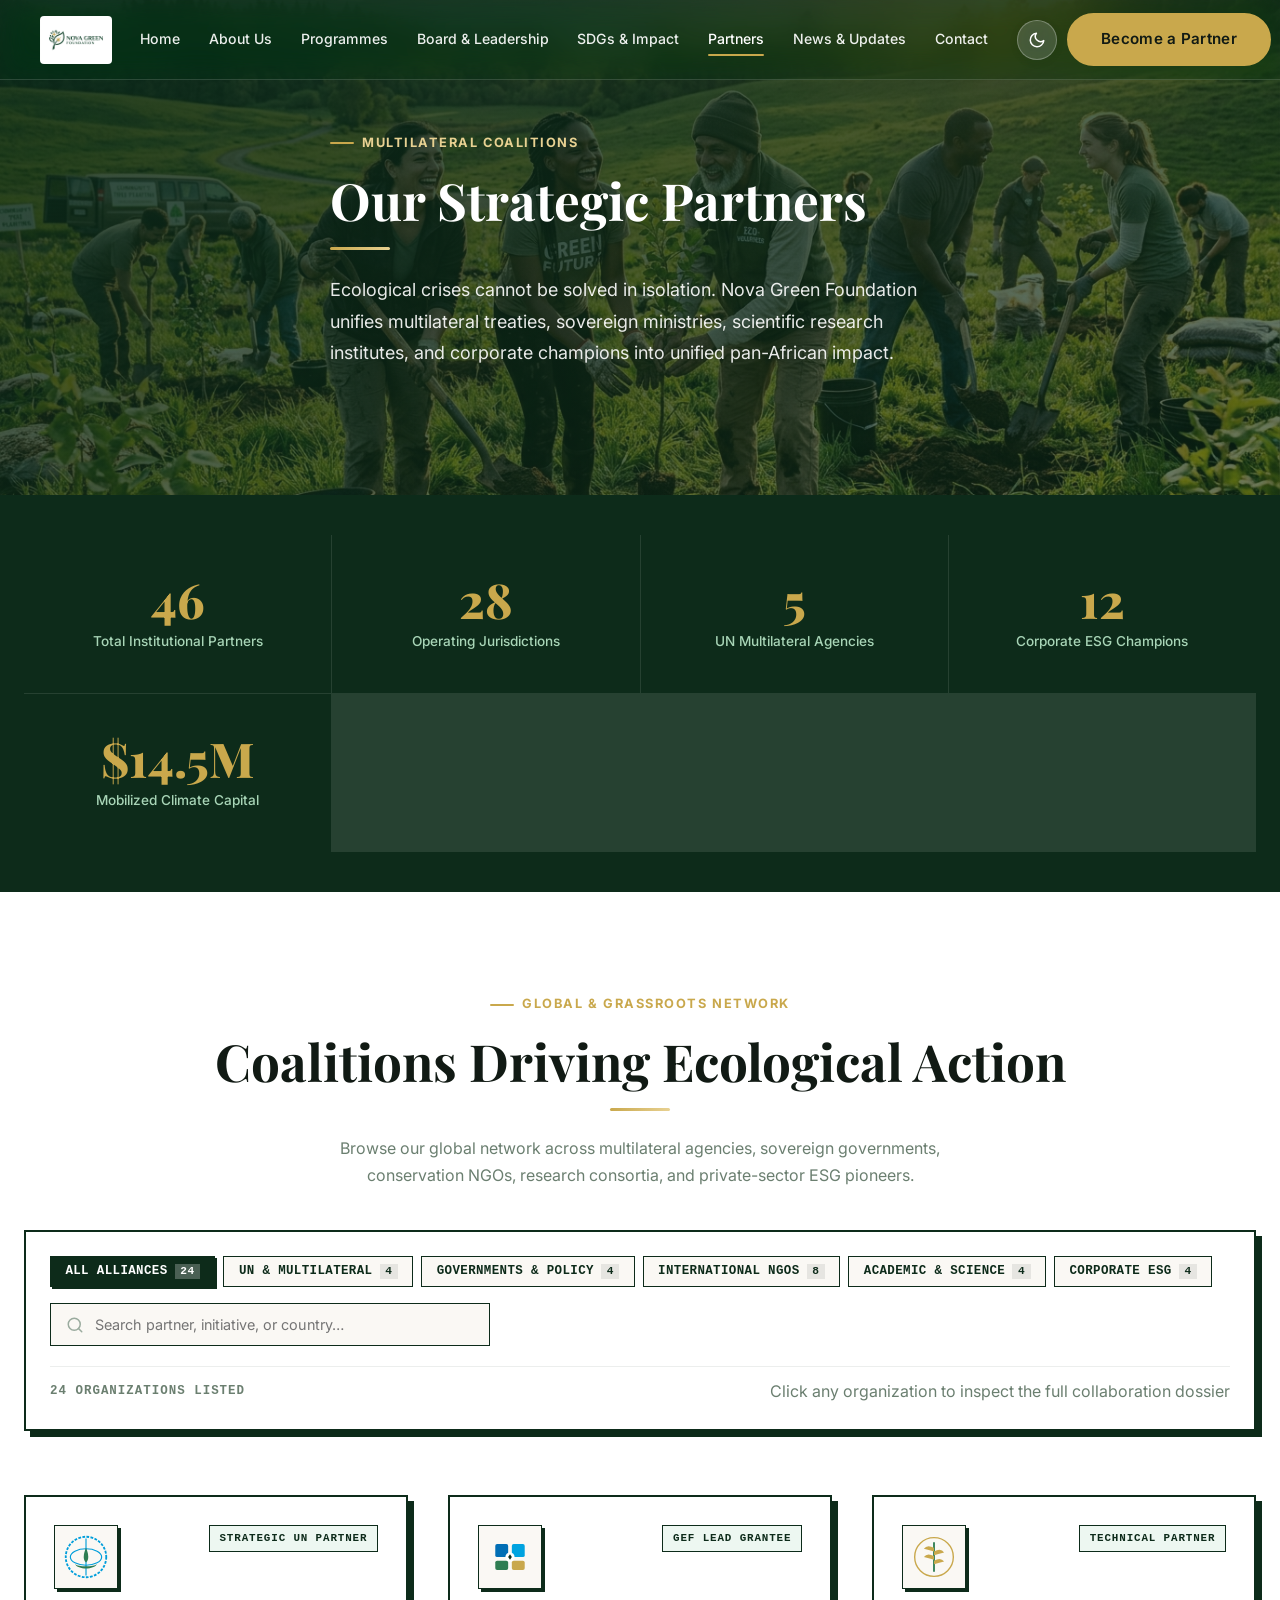
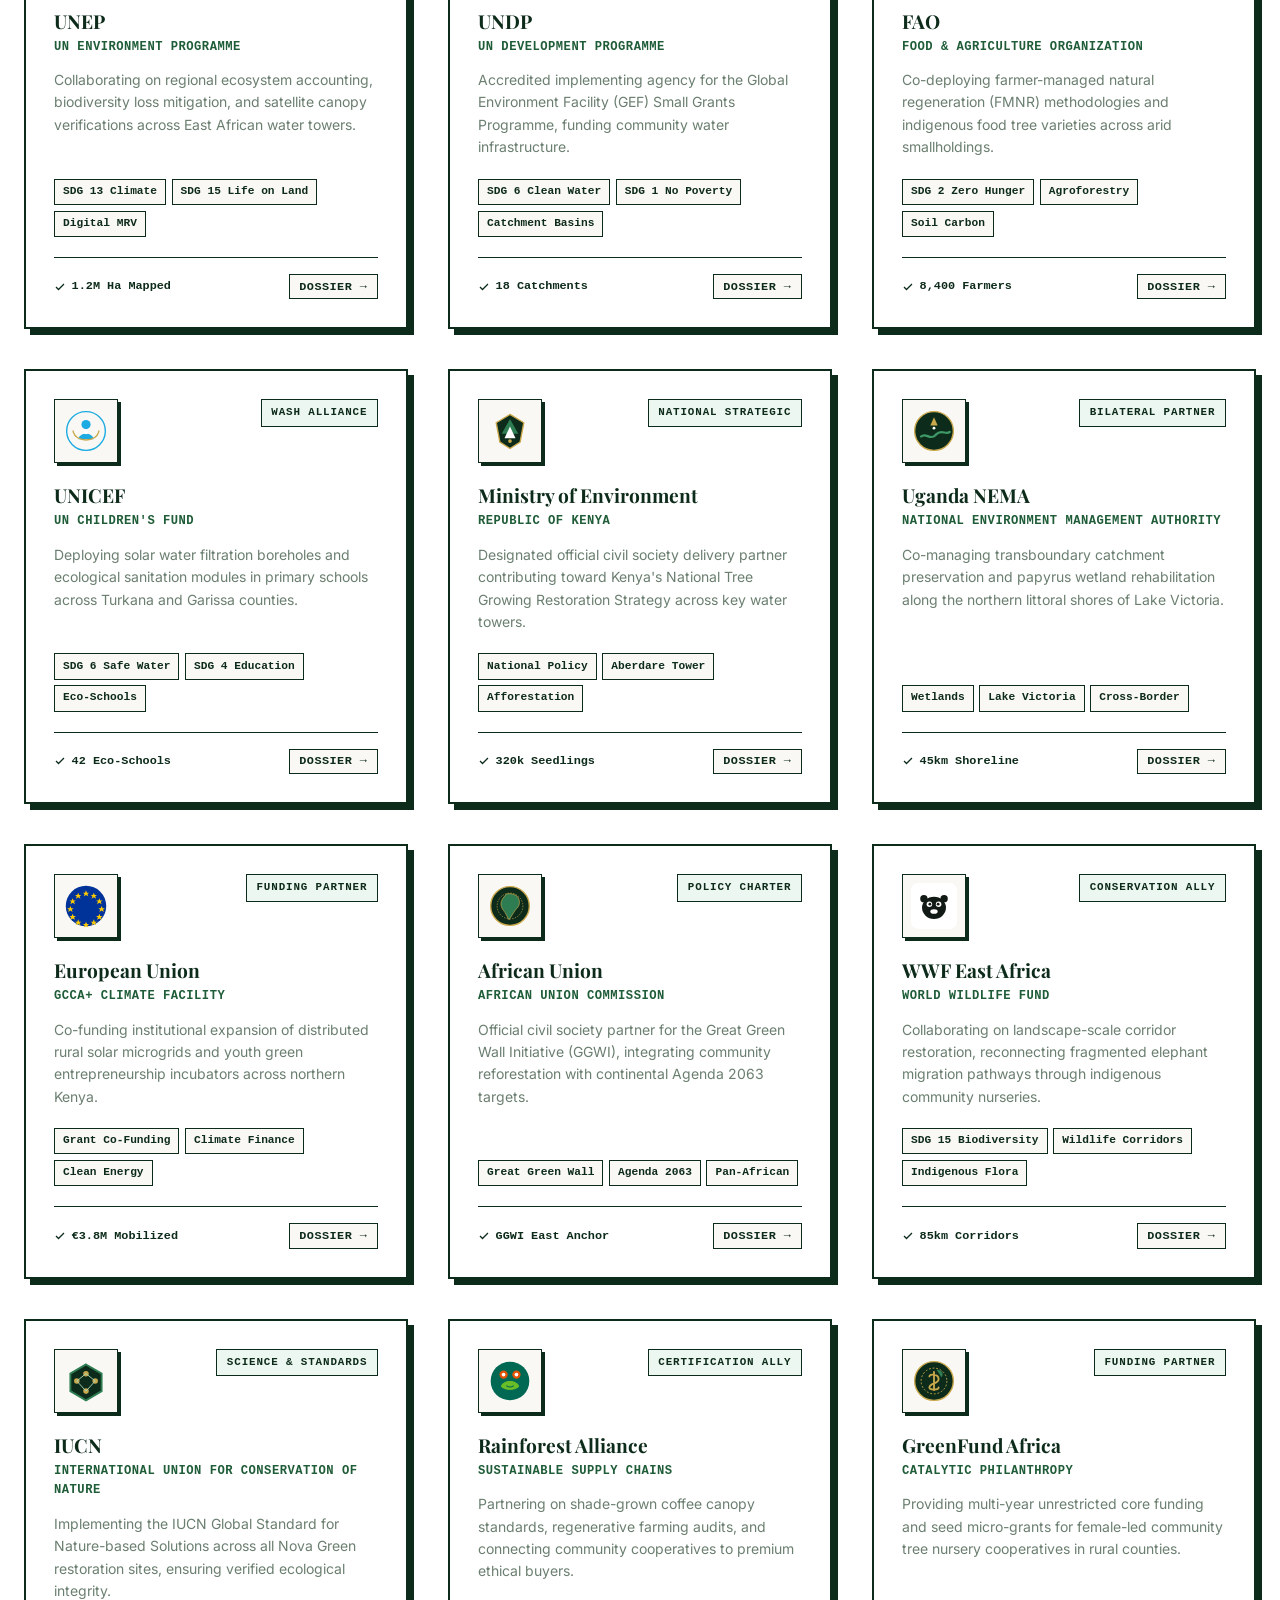
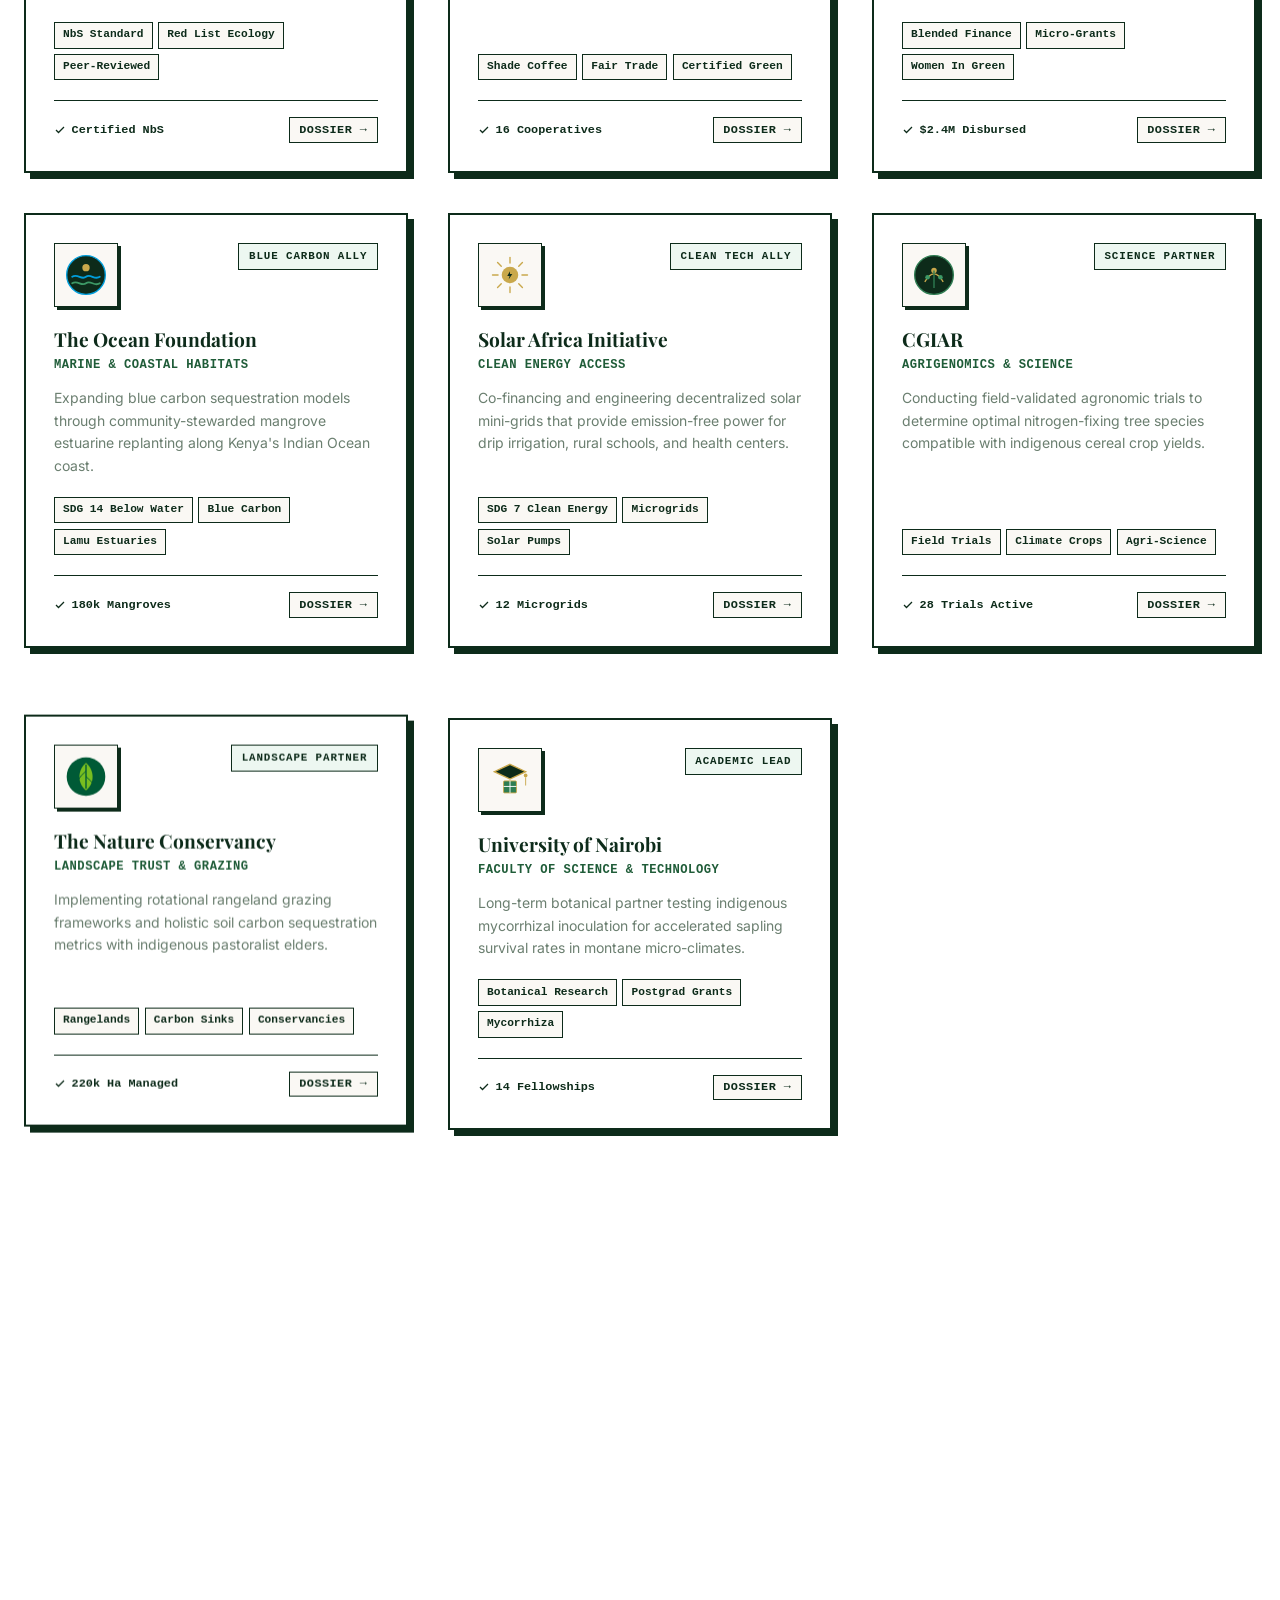
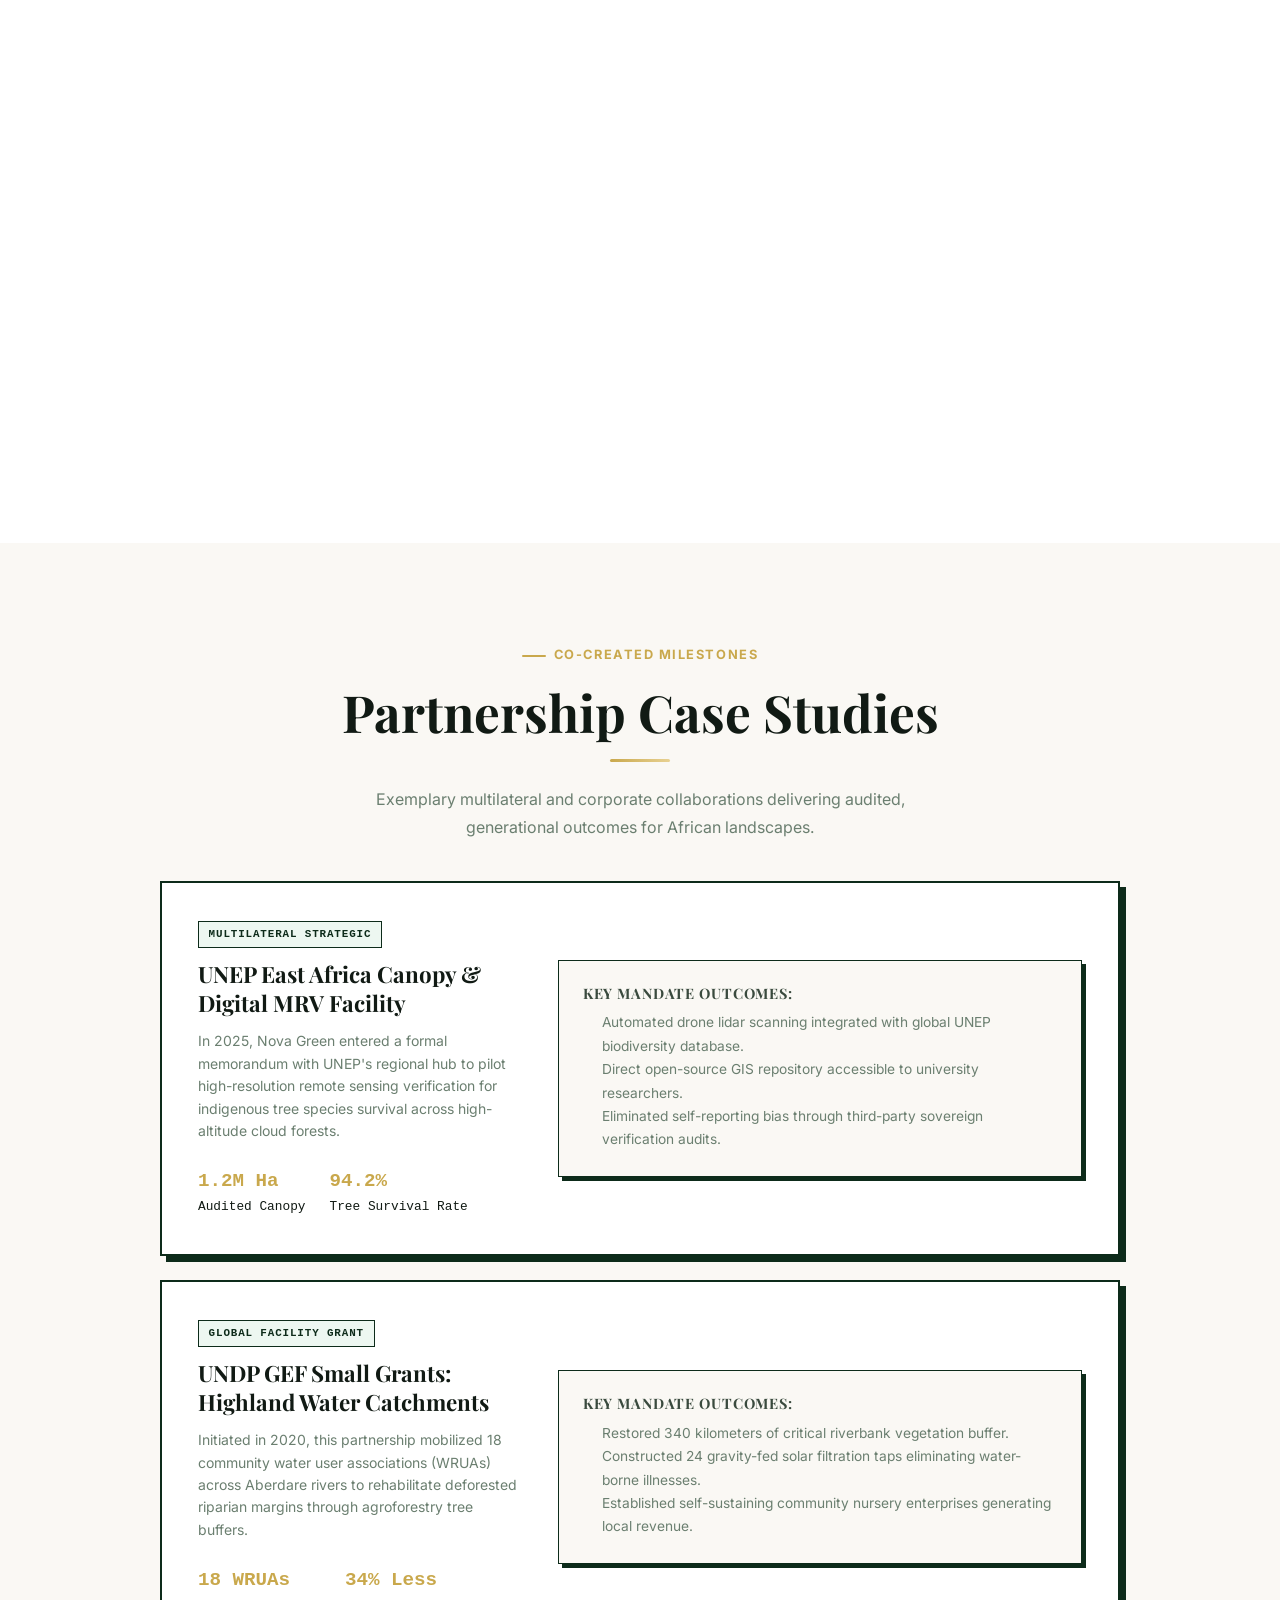
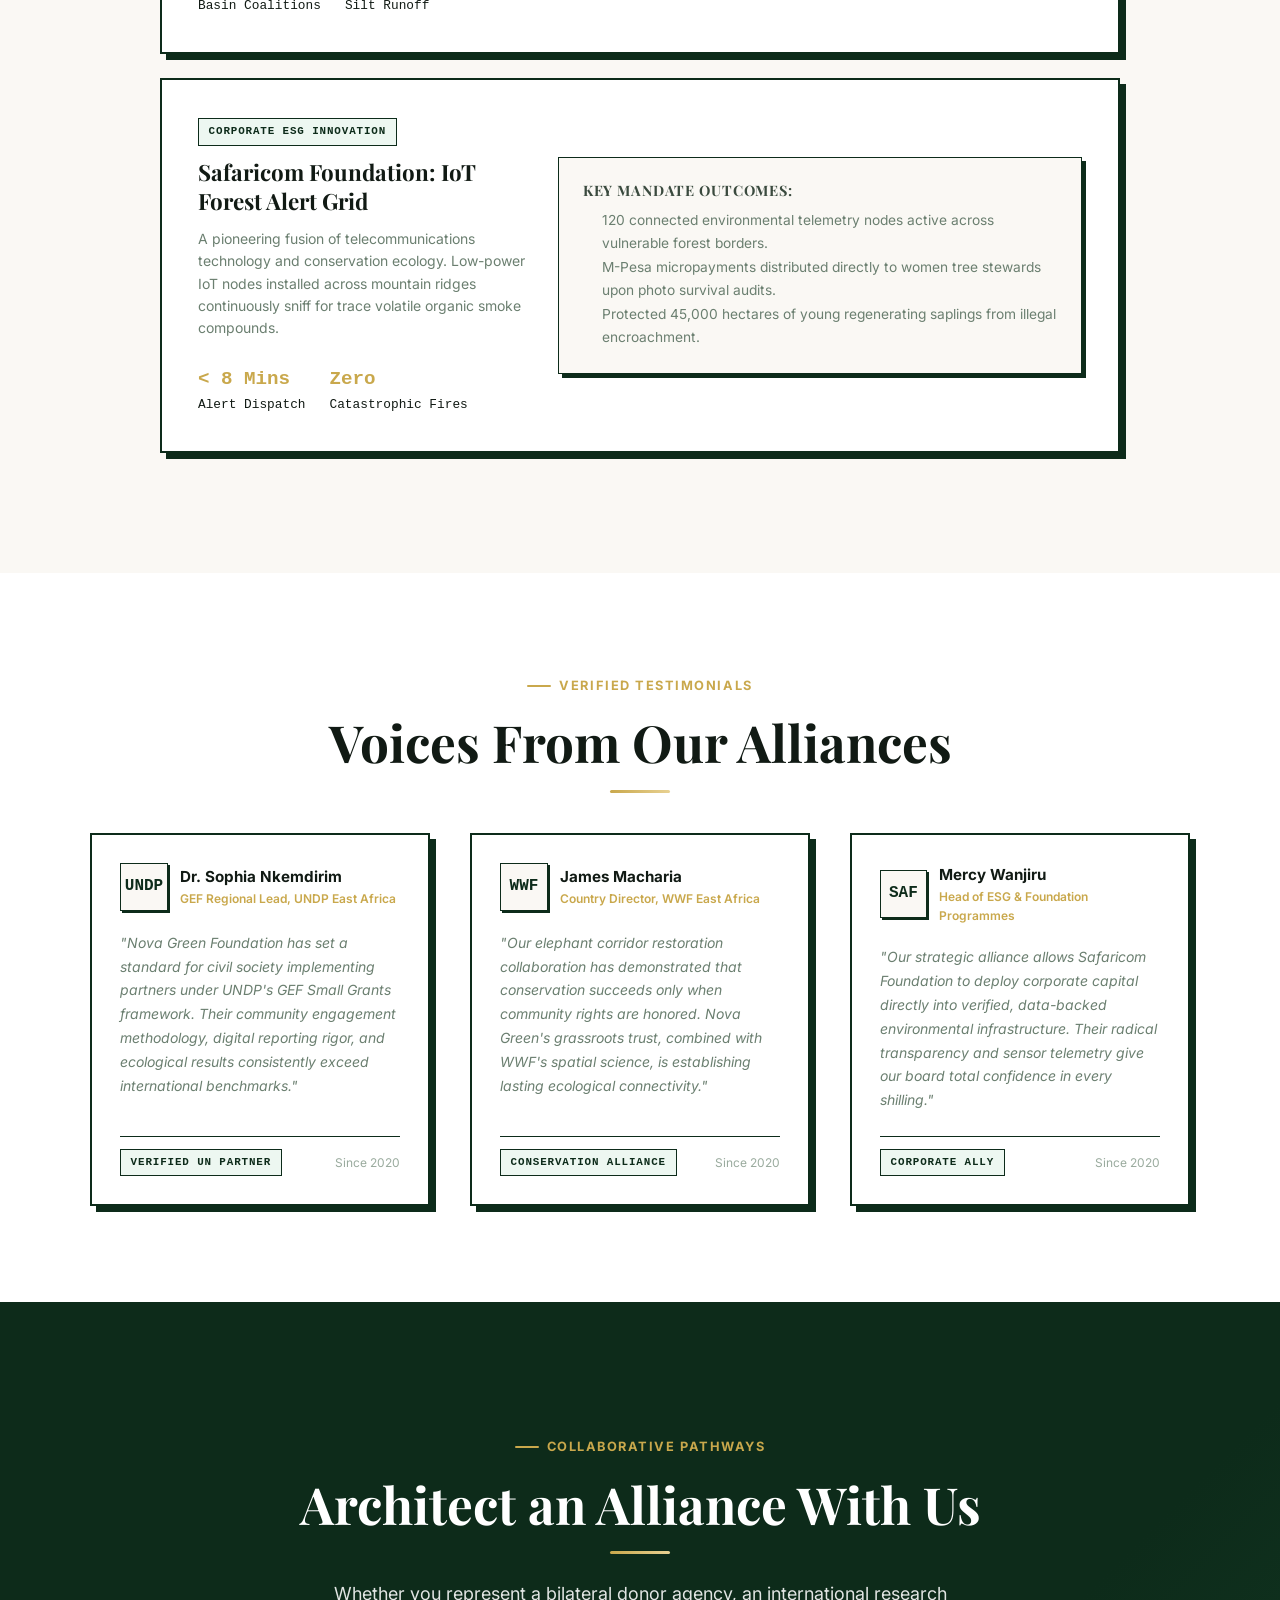
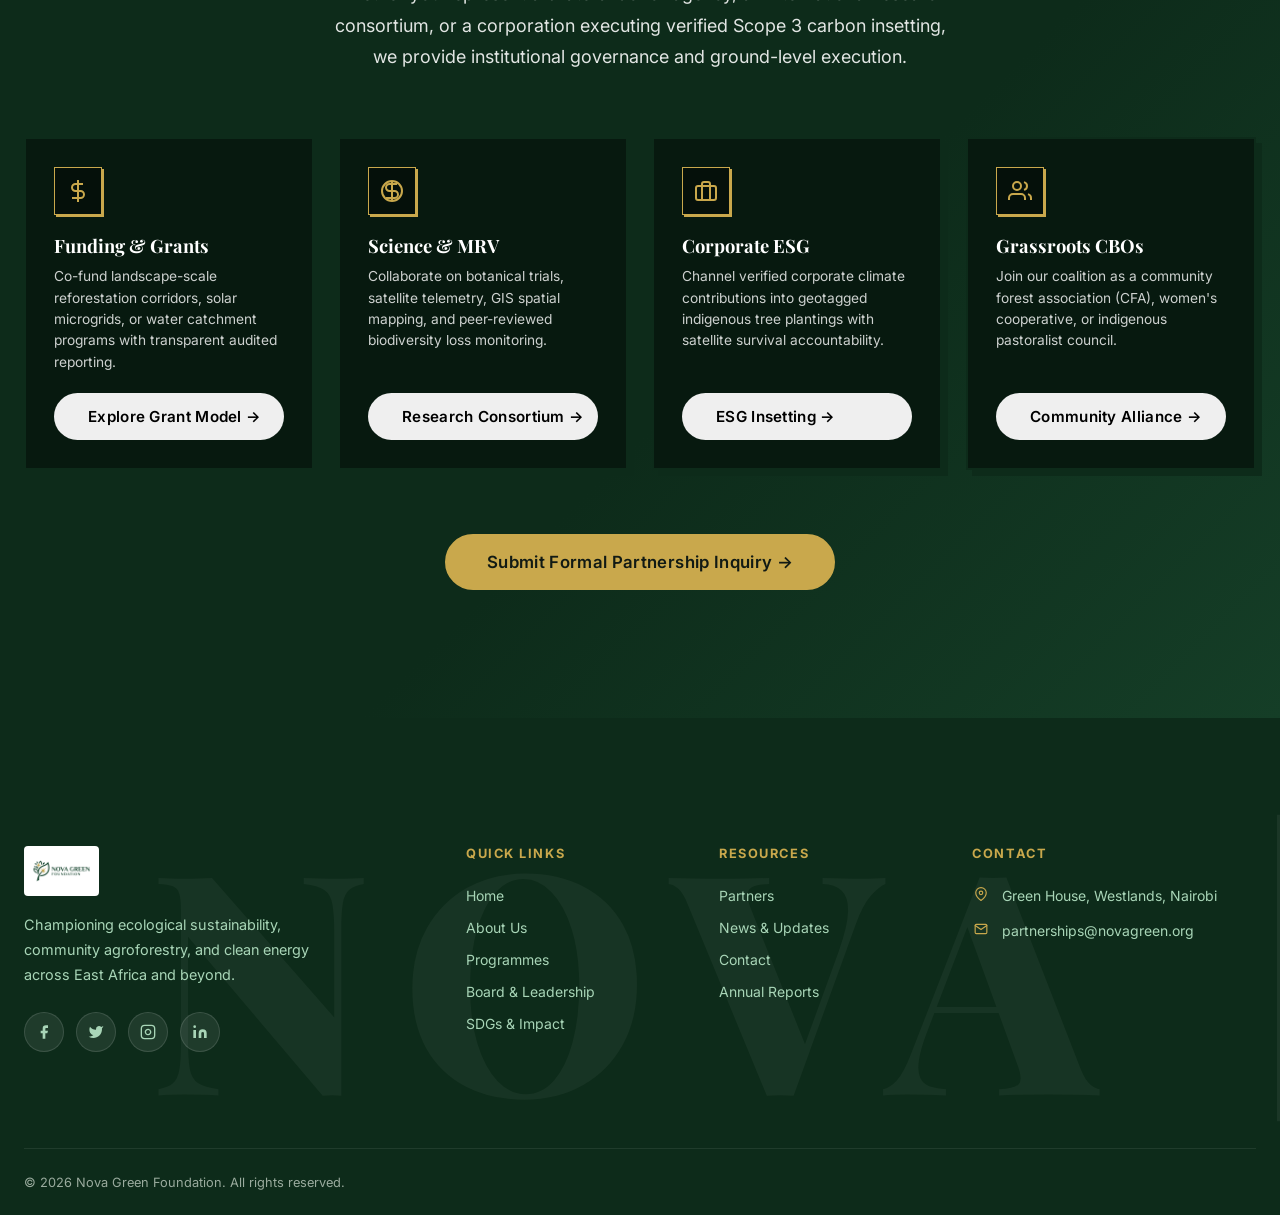
<file: pages/partners.html>
<!DOCTYPE html>
<html lang="en">
<head>
  <meta charset="UTF-8">
  <meta name="viewport" content="width=device-width, initial-scale=1.0">
  <meta name="description" content="Nova Green Foundation's partners — UN agencies, national ministries, global NGOs, research institutes, and corporate pioneers driving ecological transformation across East Africa.">
  <title>Partners & Alliances | Nova Green Foundation</title>
  <script>
    (function() {
      try {
        var s = localStorage.getItem('nova-theme');
        var d = window.matchMedia && window.matchMedia('(prefers-color-scheme: dark)').matches;
        document.documentElement.setAttribute('data-theme', s || (d ? 'dark' : 'light'));
      } catch (e) {}
    })();
  </script>
  <link rel="stylesheet" href="../css/global.css">
  <style>
    /* ── Partners Page Architectural Brutalist Card Styles ── */
    .partner-controls-bar {
      background: #ffffff;
      border: 2px solid var(--forest-900);
      border-radius: 0 !important;
      padding: 1.5rem;
      margin-bottom: var(--space-xl);
      box-shadow: 6px 6px 0px var(--forest-900);
      display: flex;
      flex-direction: column;
      gap: 1.25rem;
    }
    [data-theme="dark"] .partner-controls-bar {
      background: #091a12;
      border: 2px solid rgba(255, 255, 255, 0.25);
      box-shadow: 6px 6px 0px var(--accent);
    }
    .partner-controls-top {
      display: flex;
      justify-content: space-between;
      align-items: center;
      flex-wrap: wrap;
      gap: 1rem;
    }
    .partner-search-box {
      position: relative;
      flex: 1;
      min-width: 280px;
      max-width: 440px;
    }
    .partner-search-box svg {
      position: absolute;
      left: 1rem;
      top: 50%;
      transform: translateY(-50%);
      color: var(--muted-text);
      pointer-events: none;
    }
    .partner-search-input {
      width: 100%;
      padding: 0.75rem 2.6rem 0.75rem 2.75rem;
      border-radius: 0 !important;
      border: 1.5px solid var(--forest-900);
      background: var(--surface);
      color: var(--dark-text);
      font-family: var(--font-sans);
      font-size: 0.9rem;
      transition: all var(--duration-fast);
      outline: none;
    }
    [data-theme="dark"] .partner-search-input {
      border-color: rgba(255, 255, 255, 0.25);
      background: #0f2318;
    }
    .partner-search-input:focus {
      border-color: var(--forest-900);
      box-shadow: 3px 3px 0px var(--forest-900);
    }
    [data-theme="dark"] .partner-search-input:focus {
      border-color: var(--accent);
      box-shadow: 3px 3px 0px var(--accent);
    }
    .partner-search-clear {
      position: absolute;
      right: 0.75rem;
      top: 50%;
      transform: translateY(-50%);
      background: none;
      border: none;
      color: var(--muted-text);
      cursor: pointer;
      width: 24px;
      height: 24px;
      border-radius: 0;
      display: none;
      align-items: center;
      justify-content: center;
      font-size: 1.1rem;
      line-height: 1;
    }
    .partner-search-clear:hover {
      color: var(--dark-text);
      background: var(--forest-50);
    }
    .partner-meta-indicator {
      font-family: ui-monospace, SFMono-Regular, Menlo, Monaco, Consolas, monospace;
      font-size: 0.78rem;
      font-weight: 700;
      color: var(--light-text);
      letter-spacing: 0.08em;
      text-transform: uppercase;
    }
    .partner-filter-pills {
      display: flex;
      flex-wrap: wrap;
      gap: 0.5rem;
    }
    .partner-filter-btn {
      background: var(--surface);
      border: 1.5px solid var(--forest-900);
      color: var(--forest-900);
      padding: 0.45rem 0.9rem;
      border-radius: 0 !important;
      font-size: 0.78rem;
      font-family: ui-monospace, SFMono-Regular, Menlo, Monaco, Consolas, monospace;
      font-weight: 700;
      letter-spacing: 0.03em;
      text-transform: uppercase;
      cursor: pointer;
      transition: all var(--duration-fast);
      display: inline-flex;
      align-items: center;
      gap: 0.45rem;
    }
    [data-theme="dark"] .partner-filter-btn {
      border-color: rgba(255, 255, 255, 0.25);
      color: #e5f5ed;
      background: #091a12;
    }
    .partner-filter-btn:hover {
      background: var(--forest-50);
      transform: translate(-1px, -1px);
      box-shadow: 2px 2px 0px var(--forest-900);
    }
    [data-theme="dark"] .partner-filter-btn:hover {
      background: #143222;
      box-shadow: 2px 2px 0px var(--accent);
    }
    .partner-filter-btn.active {
      background: var(--forest-900);
      color: #ffffff;
      border-color: var(--forest-900);
      box-shadow: 2px 2px 0px var(--forest-900);
    }
    [data-theme="dark"] .partner-filter-btn.active {
      background: var(--accent);
      color: var(--forest-950);
      border-color: var(--accent);
      box-shadow: 2px 2px 0px var(--accent);
      font-weight: 700;
    }
    .partner-filter-count {
      display: inline-block;
      font-size: 0.7rem;
      padding: 0.1rem 0.35rem;
      border-radius: 0;
      background: rgba(0, 0, 0, 0.08);
      color: inherit;
    }
    .partner-filter-btn.active .partner-filter-count {
      background: rgba(255, 255, 255, 0.25);
    }
    [data-theme="dark"] .partner-filter-btn.active .partner-filter-count {
      background: rgba(13, 43, 26, 0.25);
    }

    /* Partner Cards Grid */
    .partners-grid {
      display: grid;
      grid-template-columns: repeat(3, 1fr);
      gap: var(--space-lg);
    }
    @media (max-width: 1100px) {
      .partners-grid { grid-template-columns: repeat(2, 1fr); }
    }
    @media (max-width: 680px) {
      .partners-grid { grid-template-columns: 1fr; }
    }

    .partner-card {
      background: #ffffff;
      border: 2px solid var(--forest-900);
      border-radius: 0 !important;
      padding: 1.75rem;
      display: flex;
      flex-direction: column;
      justify-content: space-between;
      box-shadow: 6px 6px 0px var(--forest-900);
      transition: transform 0.2s cubic-bezier(0.16, 1, 0.3, 1), box-shadow 0.2s cubic-bezier(0.16, 1, 0.3, 1);
      position: relative;
      cursor: pointer;
    }
    .partner-card:hover {
      transform: translate(-3px, -3px);
      box-shadow: 9px 9px 0px var(--forest-900);
    }
    [data-theme="dark"] .partner-card {
      background: #091a12;
      border: 2px solid rgba(255, 255, 255, 0.25);
      box-shadow: 6px 6px 0px var(--accent);
    }
    [data-theme="dark"] .partner-card:hover {
      transform: translate(-3px, -3px);
      box-shadow: 9px 9px 0px var(--accent);
    }

    .partner-card-header {
      display: flex;
      justify-content: space-between;
      align-items: flex-start;
      margin-bottom: 1.25rem;
      gap: 0.75rem;
    }
    .partner-emblem-wrap {
      width: 64px;
      height: 64px;
      border-radius: 0 !important;
      background: var(--surface);
      border: 1.5px solid var(--forest-900);
      display: flex;
      align-items: center;
      justify-content: center;
      flex-shrink: 0;
      padding: 0.5rem;
      box-shadow: 3px 3px 0px var(--forest-900);
      transition: transform var(--duration-fast);
    }
    [data-theme="dark"] .partner-emblem-wrap {
      background: #0f2318;
      border-color: rgba(255, 255, 255, 0.25);
      box-shadow: 3px 3px 0px var(--accent);
    }
    .partner-card:hover .partner-emblem-wrap {
      transform: scale(1.05);
    }
    .partner-emblem-svg {
      width: 100%;
      height: 100%;
      display: block;
    }
    .partner-badge-pill {
      font-family: ui-monospace, SFMono-Regular, Menlo, Monaco, Consolas, monospace;
      font-size: 0.68rem;
      font-weight: 700;
      text-transform: uppercase;
      letter-spacing: 0.08em;
      padding: 0.25rem 0.6rem;
      border-radius: 0 !important;
      background: var(--forest-50);
      color: var(--forest-900);
      border: 1.5px solid var(--forest-900);
      white-space: nowrap;
    }
    [data-theme="dark"] .partner-badge-pill {
      background: #0f2318;
      color: var(--accent);
      border-color: rgba(255, 255, 255, 0.25);
    }
    .partner-card-body {
      flex: 1;
      display: flex;
      flex-direction: column;
    }
    .partner-name {
      font-family: var(--font-serif);
      font-size: 1.2rem;
      font-weight: 700;
      color: var(--forest-900);
      line-height: 1.3;
      margin-bottom: 0.25rem;
    }
    [data-theme="dark"] .partner-name {
      color: #f5fbf7;
    }
    .partner-type {
      font-size: 0.76rem;
      font-family: ui-monospace, SFMono-Regular, Menlo, Monaco, Consolas, monospace;
      font-weight: 700;
      color: var(--forest-700);
      margin-bottom: 0.75rem;
      letter-spacing: 0.04em;
      text-transform: uppercase;
    }
    [data-theme="dark"] .partner-type {
      color: var(--accent);
    }
    .partner-desc {
      font-size: 0.875rem;
      color: var(--light-text);
      line-height: 1.6;
      margin-bottom: 1.25rem;
      flex-grow: 1;
    }
    .partner-tags-row {
      display: flex;
      flex-wrap: wrap;
      gap: 0.35rem;
      margin-bottom: 1.25rem;
    }
    .partner-tag {
      font-size: 0.7rem;
      font-family: ui-monospace, SFMono-Regular, Menlo, Monaco, Consolas, monospace;
      font-weight: 600;
      padding: 0.2rem 0.5rem;
      border-radius: 0 !important;
      background: var(--surface);
      color: var(--forest-900);
      border: 1px solid var(--forest-900);
    }
    [data-theme="dark"] .partner-tag {
      background: #0f2318;
      color: #d1e7dd;
      border-color: rgba(255, 255, 255, 0.2);
    }
    .partner-card-footer {
      display: flex;
      justify-content: space-between;
      align-items: center;
      padding-top: 1rem;
      border-top: 1.5px solid var(--forest-900);
      margin-top: auto;
    }
    [data-theme="dark"] .partner-card-footer {
      border-top: 1.5px solid rgba(255, 255, 255, 0.15);
    }
    .partner-impact-metric {
      font-family: ui-monospace, SFMono-Regular, Menlo, Monaco, Consolas, monospace;
      font-size: 0.74rem;
      font-weight: 700;
      color: var(--forest-900);
      display: flex;
      align-items: center;
      gap: 0.35rem;
    }
    [data-theme="dark"] .partner-impact-metric {
      color: var(--accent);
    }
    .partner-dossier-trigger {
      background: var(--surface);
      border: 1px solid var(--forest-900);
      color: var(--forest-900);
      font-size: 0.74rem;
      font-family: ui-monospace, SFMono-Regular, Menlo, Monaco, Consolas, monospace;
      font-weight: 700;
      text-transform: uppercase;
      letter-spacing: 0.04em;
      cursor: pointer;
      display: inline-flex;
      align-items: center;
      gap: 0.3rem;
      padding: 0.3rem 0.6rem;
      border-radius: 0 !important;
      transition: all var(--duration-fast);
    }
    .partner-dossier-trigger:hover {
      background: var(--forest-900);
      color: #ffffff;
      transform: translate(-1px, -1px);
      box-shadow: 2px 2px 0px var(--forest-900);
    }
    [data-theme="dark"] .partner-dossier-trigger {
      background: #0f2318;
      border-color: rgba(255, 255, 255, 0.25);
      color: #e5f5ed;
    }
    [data-theme="dark"] .partner-dossier-trigger:hover {
      background: var(--accent);
      color: var(--forest-950);
      border-color: var(--accent);
      box-shadow: 2px 2px 0px var(--accent);
    }

    /* Modal Styling */
    .partner-modal {
      position: fixed;
      top: 0; left: 0; right: 0; bottom: 0;
      display: none;
      align-items: center;
      justify-content: center;
      z-index: 10000;
      padding: 1.5rem;
    }
    .partner-modal.open {
      display: flex;
    }
    .partner-modal-backdrop {
      position: absolute;
      top: 0; left: 0; right: 0; bottom: 0;
      background: rgba(3, 7, 4, 0.78);
      backdrop-filter: blur(8px);
      -webkit-backdrop-filter: blur(8px);
    }
    .partner-modal-dialog {
      position: relative;
      background: #ffffff;
      border: 2px solid var(--forest-900);
      border-radius: 0 !important;
      padding: 2.5rem;
      max-width: 620px;
      width: 100%;
      max-height: 90vh;
      overflow-y: auto;
      box-shadow: 10px 10px 0px var(--forest-900);
      z-index: 10;
      animation: modalPop 0.25s var(--ease-out);
    }
    [data-theme="dark"] .partner-modal-dialog {
      background: #091a12;
      border: 2px solid rgba(255, 255, 255, 0.3);
      box-shadow: 10px 10px 0px var(--accent);
    }
    @keyframes modalPop {
      0% { opacity: 0; transform: scale(0.95) translateY(12px); }
      100% { opacity: 1; transform: scale(1) translateY(0); }
    }
    .partner-modal-close {
      position: absolute;
      top: 1.5rem;
      right: 1.5rem;
      background: var(--surface);
      border: 1.5px solid var(--forest-900);
      width: 36px;
      height: 36px;
      border-radius: 0 !important;
      display: flex;
      align-items: center;
      justify-content: center;
      font-size: 1.2rem;
      color: var(--forest-900);
      cursor: pointer;
      transition: all var(--duration-fast);
    }
    .partner-modal-close:hover {
      background: var(--forest-900);
      color: #ffffff;
    }
    [data-theme="dark"] .partner-modal-close {
      background: #0f2318;
      border-color: rgba(255, 255, 255, 0.25);
      color: #e5f5ed;
    }
    [data-theme="dark"] .partner-modal-close:hover {
      background: var(--accent);
      color: var(--forest-950);
      border-color: var(--accent);
    }
    .modal-header-section {
      display: flex;
      align-items: center;
      gap: 1.25rem;
      margin-bottom: 1.5rem;
      padding-bottom: 1.25rem;
      border-bottom: 2px solid var(--forest-900);
    }
    [data-theme="dark"] .modal-header-section {
      border-bottom: 2px solid rgba(255, 255, 255, 0.2);
    }
    .modal-logo-box {
      width: 72px;
      height: 72px;
      border-radius: 0 !important;
      background: var(--surface);
      border: 1.5px solid var(--forest-900);
      box-shadow: 3px 3px 0px var(--forest-900);
      display: flex;
      align-items: center;
      justify-content: center;
      padding: 0.6rem;
      flex-shrink: 0;
    }
    [data-theme="dark"] .modal-logo-box {
      background: #0f2318;
      border-color: rgba(255, 255, 255, 0.25);
      box-shadow: 3px 3px 0px var(--accent);
    }
    .modal-dossier-grid {
      display: grid;
      grid-template-columns: repeat(2, 1fr);
      gap: 1rem;
      background: var(--surface);
      border-radius: 0 !important;
      padding: 1.25rem;
      margin: 1.5rem 0;
      border: 1.5px solid var(--forest-900);
      box-shadow: 4px 4px 0px var(--forest-900);
    }
    [data-theme="dark"] .modal-dossier-grid {
      background: #0f2318;
      border-color: rgba(255, 255, 255, 0.25);
      box-shadow: 4px 4px 0px var(--accent);
    }
    .modal-dossier-item {
      display: flex;
      flex-direction: column;
    }
    .modal-dossier-label {
      font-family: ui-monospace, SFMono-Regular, Menlo, Monaco, Consolas, monospace;
      font-size: 0.7rem;
      font-weight: 700;
      text-transform: uppercase;
      letter-spacing: 0.1em;
      color: var(--light-text);
      margin-bottom: 0.2rem;
    }
    .modal-dossier-val {
      font-size: 0.95rem;
      font-weight: 600;
      color: var(--dark-text);
    }

    /* Spotlight Case Studies */
    .case-spotlight-card {
      background: #ffffff;
      border: 2px solid var(--forest-900);
      border-radius: 0 !important;
      padding: 2.25rem;
      box-shadow: 6px 6px 0px var(--forest-900);
      display: grid;
      grid-template-columns: 1fr 1.6fr;
      gap: 2rem;
      align-items: center;
      margin-bottom: 1.5rem;
      transition: transform 0.2s cubic-bezier(0.16, 1, 0.3, 1), box-shadow 0.2s cubic-bezier(0.16, 1, 0.3, 1);
    }
    .case-spotlight-card:hover {
      transform: translate(-3px, -3px);
      box-shadow: 9px 9px 0px var(--forest-900);
    }
    [data-theme="dark"] .case-spotlight-card {
      background: #091a12;
      border: 2px solid rgba(255, 255, 255, 0.25);
      box-shadow: 6px 6px 0px var(--accent);
    }
    [data-theme="dark"] .case-spotlight-card:hover {
      transform: translate(-3px, -3px);
      box-shadow: 9px 9px 0px var(--accent);
    }
    @media (max-width: 860px) {
      .case-spotlight-card { grid-template-columns: 1fr; }
    }

    /* Pathway Selection Cards */
    .pathway-grid {
      display: grid;
      grid-template-columns: repeat(4, 1fr);
      gap: var(--space-md);
      margin: var(--space-xl) 0;
    }
    @media (max-width: 1024px) {
      .pathway-grid { grid-template-columns: repeat(2, 1fr); }
    }
    @media (max-width: 600px) {
      .pathway-grid { grid-template-columns: 1fr; }
    }
    .pathway-card {
      background: #07190f;
      border: 2px solid rgba(255, 255, 255, 0.3);
      border-radius: 0 !important;
      box-shadow: 6px 6px 0px var(--accent);
      padding: 1.75rem;
      text-align: left;
      display: flex;
      flex-direction: column;
      justify-content: space-between;
      transition: transform 0.2s cubic-bezier(0.16, 1, 0.3, 1), box-shadow 0.2s cubic-bezier(0.16, 1, 0.3, 1);
    }
    .pathway-card:hover {
      background: #0b2416;
      transform: translate(-3px, -3px);
      box-shadow: 9px 9px 0px var(--accent);
      border-color: var(--accent);
    }
    .pathway-icon-wrap {
      width: 48px;
      height: 48px;
      border-radius: 0 !important;
      background: rgba(0, 0, 0, 0.35);
      border: 1.5px solid var(--accent);
      box-shadow: 2px 2px 0px var(--accent);
      display: flex;
      align-items: center;
      justify-content: center;
      margin-bottom: 1rem;
      color: var(--accent);
    }
    .pathway-title {
      font-family: var(--font-serif);
      font-size: 1.15rem;
      font-weight: 700;
      color: #ffffff;
      margin-bottom: 0.4rem;
    }
    .pathway-desc {
      font-size: 0.86rem;
      color: rgba(255, 255, 255, 0.8);
      line-height: 1.55;
      margin-bottom: 1.25rem;
      flex-grow: 1;
    }
    .case-outcomes-box {
      background: var(--surface);
      border: 1.5px solid var(--forest-900);
      border-radius: 0 !important;
      padding: 1.5rem;
      box-shadow: 4px 4px 0px var(--forest-900);
    }
    [data-theme="dark"] .case-outcomes-box {
      background: #0f2318;
      border-color: rgba(255, 255, 255, 0.25);
      box-shadow: 4px 4px 0px var(--accent);
    }
    .partner-voice-avatar {
      width: 48px;
      height: 48px;
      border-radius: 0 !important;
      background: var(--surface);
      border: 1.5px solid var(--forest-900);
      box-shadow: 2px 2px 0px var(--forest-900);
      display: flex;
      align-items: center;
      justify-content: center;
      font-weight: 800;
      font-family: ui-monospace, SFMono-Regular, Menlo, Monaco, Consolas, monospace;
      color: var(--forest-900);
    }
    [data-theme="dark"] .partner-voice-avatar {
      background: #0f2318;
      border-color: rgba(255, 255, 255, 0.25);
      box-shadow: 2px 2px 0px var(--accent);
      color: var(--accent);
    }
  </style>
</head>
<body>
  <nav class="navbar transparent" id="navbar">
    <div class="nav-inner">
      <a href="../index.html" class="nav-logo" aria-label="Nova Green Foundation Home">
        <img src="../assets/images/logo.jpg" alt="Nova Green Foundation">
      </a>
      <div class="nav-links">
        <a href="../index.html"   class="nav-link" data-page="home">Home</a>
        <a href="about.html"      class="nav-link" data-page="about">About Us</a>
        <a href="programmes.html" class="nav-link" data-page="programmes">Programmes</a>
        <a href="board.html"      class="nav-link" data-page="board">Board & Leadership</a>
        <a href="sdgs.html"       class="nav-link" data-page="sdgs">SDGs & Impact</a>
        <a href="partners.html"   class="nav-link active" data-page="partners">Partners</a>
        <a href="news.html"       class="nav-link" data-page="news">News & Updates</a>
        <a href="contact.html"    class="nav-link" data-page="contact">Contact</a>
      </div>
      <div class="nav-actions">
        <button class="theme-toggle" id="theme-toggle" aria-label="Toggle light or dark theme" title="Toggle theme">
          <span class="theme-icon sun-icon" aria-hidden="true"><svg width="18" height="18" viewBox="0 0 24 24" fill="none" stroke="currentColor" stroke-width="2" stroke-linecap="round" stroke-linejoin="round"><circle cx="12" cy="12" r="5"></circle><line x1="12" y1="1" x2="12" y2="3"></line><line x1="12" y1="21" x2="12" y2="23"></line><line x1="4.22" y1="4.22" x2="5.64" y2="5.64"></line><line x1="18.36" y1="18.36" x2="19.78" y2="19.78"></line><line x1="1" y1="12" x2="3" y2="12"></line><line x1="21" y1="12" x2="23" y2="12"></line><line x1="4.22" y1="19.78" x2="5.64" y2="18.36"></line><line x1="18.36" y1="5.64" x2="19.78" y2="4.22"></line></svg></span>
          <span class="theme-icon moon-icon" aria-hidden="true"><svg width="18" height="18" viewBox="0 0 24 24" fill="none" stroke="currentColor" stroke-width="2" stroke-linecap="round" stroke-linejoin="round"><path d="M21 12.79A9 9 0 1 1 11.21 3 7 7 0 0 0 21 12.79z"></path></svg></span>
        </button>
        <a href="#become-partner" class="btn btn-accent nav-cta">Become a Partner</a>
        <button class="nav-toggle" id="nav-toggle" aria-label="Toggle menu"><span></span><span></span><span></span></button>
      </div>
    </div>
  </nav>

  <div class="nav-mobile" id="nav-mobile">
    <a href="../index.html"   class="nav-mobile-link" data-page="home">Home</a>
    <a href="about.html"      class="nav-mobile-link" data-page="about">About Us</a>
    <a href="programmes.html" class="nav-mobile-link" data-page="programmes">Programmes</a>
    <a href="board.html"      class="nav-mobile-link" data-page="board">Board & Leadership</a>
    <a href="sdgs.html"       class="nav-mobile-link" data-page="sdgs">SDGs & Impact</a>
    <a href="partners.html"   class="nav-mobile-link active" data-page="partners">Partners</a>
    <a href="news.html"       class="nav-mobile-link" data-page="news">News & Updates</a>
    <a href="contact.html"    class="nav-mobile-link" data-page="contact">Contact</a>
    <div class="nav-mobile-actions">
      <button class="mobile-theme-btn" id="mobile-theme-btn" aria-label="Toggle theme">
        <span class="theme-icon sun-icon">Light Mode</span>
        <span class="theme-icon moon-icon">Dark Mode</span>
      </button>
      <a href="#become-partner" class="btn btn-accent" style="text-align:center;width:100%">Become a Partner</a>
    </div>
  </div>

  <main>
    <!-- Page Hero -->
    <section class="page-hero" aria-label="Partners page header">
      <div class="hero-bg" style="background-image:url('../assets/images/about-hero.jpg')"></div>
      <div class="page-hero-overlay"></div>
      <div class="container page-hero-content">
        <span class="section-label" style="color:var(--gold-300)">Multilateral Coalitions</span>
        <h1 class="display-2 text-white">Our Strategic Partners</h1>
        <div class="gold-divider"></div>
        <p class="body-lg text-white" style="opacity:0.9;max-width:620px">
          Ecological crises cannot be solved in isolation. Nova Green Foundation unifies multilateral treaties, sovereign ministries, scientific research institutes, and corporate champions into unified pan-African impact.
        </p>
      </div>
    </section>

    <!-- Verified Partnership Impact Stats Bar -->
    <div class="stats-bar" aria-label="Partnership impact metrics">
      <div class="container">
        <div class="stats-grid">
          <div class="stat-item reveal">
            <span class="stat-number" data-count="46">0</span>
            <div class="stat-label">Total Institutional Partners</div>
          </div>
          <div class="stat-item reveal">
            <span class="stat-number" data-count="28">0</span>
            <div class="stat-label">Operating Jurisdictions</div>
          </div>
          <div class="stat-item reveal">
            <span class="stat-number" data-count="5">0</span>
            <div class="stat-label">UN Multilateral Agencies</div>
          </div>
          <div class="stat-item reveal">
            <span class="stat-number" data-count="12">0</span>
            <div class="stat-label">Corporate ESG Champions</div>
          </div>
          <div class="stat-item reveal">
            <span class="stat-number" data-count="14.5" data-prefix="$" data-suffix="M" data-decimals="1">$0M</span>
            <div class="stat-label">Mobilized Climate Capital</div>
          </div>
        </div>
      </div>
    </div>

    <!-- Main Catalog Section -->
    <section class="section" id="partners-catalog" aria-labelledby="partners-heading">
      <div class="container">
        <div class="text-center mb-lg reveal">
          <span class="section-label">Global & Grassroots Network</span>
          <h2 class="display-2" id="partners-heading">Coalitions Driving Ecological Action</h2>
          <div class="gold-divider center"></div>
          <p class="body-md text-light" style="max-width:640px;margin:0 auto">
            Browse our global network across multilateral agencies, sovereign governments, conservation NGOs, research consortia, and private-sector ESG pioneers.
          </p>
        </div>

        <!-- Filter & Search Control Center -->
        <div class="partner-controls-bar reveal">
          <div class="partner-controls-top">
            <div class="partner-filter-pills" role="tablist" aria-label="Partner categories">
              <button class="partner-filter-btn active" data-partner-filter="all" role="tab">All Alliances <span class="partner-filter-count">24</span></button>
              <button class="partner-filter-btn" data-partner-filter="multilateral" role="tab">UN & Multilateral <span class="partner-filter-count">4</span></button>
              <button class="partner-filter-btn" data-partner-filter="government" role="tab">Governments & Policy <span class="partner-filter-count">4</span></button>
              <button class="partner-filter-btn" data-partner-filter="ngo" role="tab">International NGOs <span class="partner-filter-count">8</span></button>
              <button class="partner-filter-btn" data-partner-filter="academic" role="tab">Academic & Science <span class="partner-filter-count">4</span></button>
              <button class="partner-filter-btn" data-partner-filter="corporate" role="tab">Corporate ESG <span class="partner-filter-count">4</span></button>
            </div>
            <div class="partner-search-box">
              <svg width="18" height="18" viewBox="0 0 24 24" fill="none" stroke="currentColor" stroke-width="2" stroke-linecap="round" stroke-linejoin="round"><circle cx="11" cy="11" r="8"></circle><line x1="21" y1="21" x2="16.65" y2="16.65"></line></svg>
              <input type="text" id="partner-search-input" class="partner-search-input" placeholder="Search partner, initiative, or country…" aria-label="Search partner organizations">
              <button type="button" id="partner-search-clear" class="partner-search-clear" aria-label="Clear search">×</button>
            </div>
          </div>
          <div style="display:flex;justify-content:space-between;align-items:center;padding-top:0.75rem;border-top:1px solid var(--card-border);">
            <div class="partner-meta-indicator" id="partner-visible-count">24 Organizations Listed</div>
            <div class="body-xs text-light">Click any organization to inspect the full collaboration dossier</div>
          </div>
        </div>

        <!-- Empty search state -->
        <div id="partner-empty-state" style="display:none;text-align:center;padding:var(--space-2xl) 0;" class="reveal">
          <div style="width:64px;height:64px;border-radius:50%;background:var(--forest-50);display:flex;align-items:center;justify-content:center;margin:0 auto var(--space-md);color:var(--forest-600);">
            <svg width="28" height="28" viewBox="0 0 24 24" fill="none" stroke="currentColor" stroke-width="2"><circle cx="11" cy="11" r="8"/><path d="m21 21-4.3-4.3"/></svg>
          </div>
          <h3 class="heading-2 mb-xs">No Partner Organizations Match Your Search</h3>
          <p class="body-sm text-light mb-md">Try searching for a different keyword such as "water", "forest", "UN", or "solar".</p>
          <button type="button" class="btn btn-secondary btn-sm" onclick="document.getElementById('partner-search-input').value='';document.getElementById('partner-search-input').dispatchEvent(new Event('input'));">Reset Search Filters</button>
        </div>

        <!-- 24 Partner Cards Grid -->
        <div class="partners-grid" id="partners-grid-container">

          <!-- 01: UNEP -->
          <div class="partner-card reveal" data-category="multilateral" data-name="United Nations Environment Programme (UNEP)" data-tier-label="Multilateral Treaty" data-category-label="UN Agency" data-year="2025" data-focus="Global Policy & Digital MRV" data-desc="Lead global authority setting the global environmental agenda and promoting coherent sustainable development." data-initiative="East Africa Digital MRV System & Great Green Wall Canopy Monitoring" data-impact="1.2M Hectares Under Satellite MRV">
            <div class="partner-card-header">
              <div class="partner-emblem-wrap">
                <svg class="partner-emblem-svg" viewBox="0 0 100 100" fill="none">
                  <circle cx="50" cy="50" r="44" stroke="#009edb" stroke-width="4" stroke-dasharray="6 3"/>
                  <ellipse cx="50" cy="50" rx="34" ry="18" stroke="#009edb" stroke-width="2.5" fill="none"/>
                  <line x1="50" y1="10" x2="50" y2="90" stroke="#009edb" stroke-width="2.5"/>
                  <path d="M26 65 C32 78, 68 78, 74 65 C68 72, 32 72, 26 65 Z" fill="#2e7d52"/>
                  <path d="M50 30 C45 42, 42 56, 50 62 C58 56, 55 42, 50 30 Z" fill="#2e7d52"/>
                </svg>
              </div>
              <span class="partner-badge-pill">Strategic UN Partner</span>
            </div>
            <div class="partner-card-body">
              <div class="partner-name">UNEP</div>
              <div class="partner-type">UN Environment Programme</div>
              <p class="partner-desc">Collaborating on regional ecosystem accounting, biodiversity loss mitigation, and satellite canopy verifications across East African water towers.</p>
              <div class="partner-tags-row">
                <span class="partner-tag">SDG 13 Climate</span>
                <span class="partner-tag">SDG 15 Life on Land</span>
                <span class="partner-tag">Digital MRV</span>
              </div>
            </div>
            <div class="partner-card-footer">
              <span class="partner-impact-metric"><svg width="12" height="12" viewBox="0 0 24 24" fill="none" stroke="currentColor" stroke-width="2.5"><polyline points="20 6 9 17 4 12"/></svg> 1.2M Ha Mapped</span>
              <button type="button" class="partner-dossier-trigger">Dossier →</button>
            </div>
          </div>

          <!-- 02: UNDP -->
          <div class="partner-card reveal" data-category="multilateral" data-name="United Nations Development Programme (UNDP)" data-tier-label="Multilateral Facility" data-category-label="UN Agency" data-year="2020" data-focus="GEF Small Grants & Water" data-desc="Pioneering community-based sustainable livelihoods and landscape regeneration across arid counties." data-initiative="GEF Small Grants Highland Water Towers & River Catchment Rehabilitation" data-impact="18 River Basins Protected">
            <div class="partner-card-header">
              <div class="partner-emblem-wrap">
                <svg class="partner-emblem-svg" viewBox="0 0 100 100" fill="none">
                  <rect x="18" y="22" width="28" height="28" rx="4" fill="#006eb5"/>
                  <rect x="54" y="22" width="28" height="28" rx="4" fill="#00a3e0"/>
                  <rect x="18" y="58" width="28" height="20" rx="4" fill="#2e7d52"/>
                  <rect x="54" y="58" width="28" height="20" rx="4" fill="#c9a84c"/>
                  <circle cx="50" cy="50" r="10" fill="#ffffff"/>
                  <path d="M50 44 L54 50 L50 56 L46 50 Z" fill="#0d2b1a"/>
                </svg>
              </div>
              <span class="partner-badge-pill">GEF Lead Grantee</span>
            </div>
            <div class="partner-card-body">
              <div class="partner-name">UNDP</div>
              <div class="partner-type">UN Development Programme</div>
              <p class="partner-desc">Accredited implementing agency for the Global Environment Facility (GEF) Small Grants Programme, funding community water infrastructure.</p>
              <div class="partner-tags-row">
                <span class="partner-tag">SDG 6 Clean Water</span>
                <span class="partner-tag">SDG 1 No Poverty</span>
                <span class="partner-tag">Catchment Basins</span>
              </div>
            </div>
            <div class="partner-card-footer">
              <span class="partner-impact-metric"><svg width="12" height="12" viewBox="0 0 24 24" fill="none" stroke="currentColor" stroke-width="2.5"><polyline points="20 6 9 17 4 12"/></svg> 18 Catchments</span>
              <button type="button" class="partner-dossier-trigger">Dossier →</button>
            </div>
          </div>

          <!-- 03: FAO -->
          <div class="partner-card reveal" data-category="multilateral" data-name="Food and Agriculture Organization (FAO)" data-tier-label="Multilateral Agency" data-category-label="UN Agency" data-year="2022" data-focus="Agroforestry & Soil Carbon" data-desc="Transforming agri-food systems to be more inclusive, resilient, and sustainable." data-initiative="Farmer-Managed Natural Regeneration (FMNR) & Drought-Tolerant Seed Hubs" data-impact="8,400 Smallholders Trained">
            <div class="partner-card-header">
              <div class="partner-emblem-wrap">
                <svg class="partner-emblem-svg" viewBox="0 0 100 100" fill="none">
                  <circle cx="50" cy="50" r="42" stroke="#c9a84c" stroke-width="3"/>
                  <path d="M50 18 L50 82" stroke="#2e7d52" stroke-width="4"/>
                  <path d="M50 30 Q35 22 28 32 Q42 36 50 38" fill="#c9a84c"/>
                  <path d="M50 38 Q65 30 72 40 Q58 44 50 46" fill="#c9a84c"/>
                  <path d="M50 48 Q35 40 28 50 Q42 54 50 56" fill="#c9a84c"/>
                  <path d="M50 58 Q65 50 72 60 Q58 64 50 66" fill="#c9a84c"/>
                </svg>
              </div>
              <span class="partner-badge-pill">Technical Partner</span>
            </div>
            <div class="partner-card-body">
              <div class="partner-name">FAO</div>
              <div class="partner-type">Food & Agriculture Organization</div>
              <p class="partner-desc">Co-deploying farmer-managed natural regeneration (FMNR) methodologies and indigenous food tree varieties across arid smallholdings.</p>
              <div class="partner-tags-row">
                <span class="partner-tag">SDG 2 Zero Hunger</span>
                <span class="partner-tag">Agroforestry</span>
                <span class="partner-tag">Soil Carbon</span>
              </div>
            </div>
            <div class="partner-card-footer">
              <span class="partner-impact-metric"><svg width="12" height="12" viewBox="0 0 24 24" fill="none" stroke="currentColor" stroke-width="2.5"><polyline points="20 6 9 17 4 12"/></svg> 8,400 Farmers</span>
              <button type="button" class="partner-dossier-trigger">Dossier →</button>
            </div>
          </div>

          <!-- 04: UNICEF -->
          <div class="partner-card reveal" data-category="multilateral" data-name="UNICEF East & Southern Africa" data-tier-label="Multilateral Agency" data-category-label="UN Agency" data-year="2021" data-focus="Eco-WASH & Climate Education" data-desc="Ensuring every child grows up in a clean, climate-resilient, water-secure community." data-initiative="Solarized School Water Kiosks & Youth Environmental Sanitation" data-impact="42 Primary Schools Solarized">
            <div class="partner-card-header">
              <div class="partner-emblem-wrap">
                <svg class="partner-emblem-svg" viewBox="0 0 100 100" fill="none">
                  <circle cx="50" cy="50" r="42" fill="none" stroke="#1cabe2" stroke-width="3"/>
                  <circle cx="50" cy="36" r="10" fill="#1cabe2"/>
                  <path d="M34 68 C34 52, 66 52, 66 68 Z" fill="#1cabe2"/>
                  <circle cx="50" cy="52" r="5" fill="#ffffff"/>
                  <path d="M22 50 C26 76, 74 76, 78 50" stroke="#c9a84c" stroke-width="3" stroke-linecap="round"/>
                </svg>
              </div>
              <span class="partner-badge-pill">WASH Alliance</span>
            </div>
            <div class="partner-card-body">
              <div class="partner-name">UNICEF</div>
              <div class="partner-type">UN Children's Fund</div>
              <p class="partner-desc">Deploying solar water filtration boreholes and ecological sanitation modules in primary schools across Turkana and Garissa counties.</p>
              <div class="partner-tags-row">
                <span class="partner-tag">SDG 6 Safe Water</span>
                <span class="partner-tag">SDG 4 Education</span>
                <span class="partner-tag">Eco-Schools</span>
              </div>
            </div>
            <div class="partner-card-footer">
              <span class="partner-impact-metric"><svg width="12" height="12" viewBox="0 0 24 24" fill="none" stroke="currentColor" stroke-width="2.5"><polyline points="20 6 9 17 4 12"/></svg> 42 Eco-Schools</span>
              <button type="button" class="partner-dossier-trigger">Dossier →</button>
            </div>
          </div>

          <!-- 05: Kenya MOE -->
          <div class="partner-card reveal" data-category="government" data-name="Kenya Ministry of Environment & Forestry" data-tier-label="Sovereign Ministry" data-category-label="Government" data-year="2019" data-focus="National Reforestation & Policy" data-desc="Fostering national ecological governance and achieving Kenya's 30% tree cover national commitment." data-initiative="Aberdare Water Tower Restoration & Seedling Production Concessions" data-impact="320,000 Seedlings Supplied">
            <div class="partner-card-header">
              <div class="partner-emblem-wrap">
                <svg class="partner-emblem-svg" viewBox="0 0 100 100" fill="none">
                  <path d="M50 14 L80 32 L72 74 L50 88 L28 74 L20 32 Z" fill="#0d2b1a" stroke="#c9a84c" stroke-width="3"/>
                  <path d="M50 24 L68 56 L32 56 Z" fill="#2e7d52"/>
                  <path d="M50 40 L62 66 L38 66 Z" fill="#ffffff"/>
                  <circle cx="50" cy="72" r="4" fill="#c9a84c"/>
                </svg>
              </div>
              <span class="partner-badge-pill">National Strategic</span>
            </div>
            <div class="partner-card-body">
              <div class="partner-name">Ministry of Environment</div>
              <div class="partner-type">Republic of Kenya</div>
              <p class="partner-desc">Designated official civil society delivery partner contributing toward Kenya's National Tree Growing Restoration Strategy across key water towers.</p>
              <div class="partner-tags-row">
                <span class="partner-tag">National Policy</span>
                <span class="partner-tag">Aberdare Tower</span>
                <span class="partner-tag">Afforestation</span>
              </div>
            </div>
            <div class="partner-card-footer">
              <span class="partner-impact-metric"><svg width="12" height="12" viewBox="0 0 24 24" fill="none" stroke="currentColor" stroke-width="2.5"><polyline points="20 6 9 17 4 12"/></svg> 320k Seedlings</span>
              <button type="button" class="partner-dossier-trigger">Dossier →</button>
            </div>
          </div>

          <!-- 06: Uganda NEMA -->
          <div class="partner-card reveal" data-category="government" data-name="Uganda NEMA (National Environment Management Authority)" data-tier-label="Regulatory Authority" data-category-label="Government" data-year="2021" data-focus="Cross-Border Riparian Wetlands" data-desc="Apex regulatory agency overseeing national sustainable environmental management across Uganda." data-initiative="Lake Victoria Basin Wetland Buffer Restoration & Plastic Traps" data-impact="45km Riparian Shoreline">
            <div class="partner-card-header">
              <div class="partner-emblem-wrap">
                <svg class="partner-emblem-svg" viewBox="0 0 100 100" fill="none">
                  <circle cx="50" cy="50" r="42" fill="#0d2b1a" stroke="#c9a84c" stroke-width="3"/>
                  <path d="M22 62 C32 52, 42 72, 54 58 C66 44, 76 60, 84 52" stroke="#3d9966" stroke-width="5" fill="none" stroke-linecap="round"/>
                  <path d="M50 20 L58 38 L42 38 Z" fill="#c9a84c"/>
                  <circle cx="50" cy="44" r="3" fill="#ffffff"/>
                </svg>
              </div>
              <span class="partner-badge-pill">Bilateral Partner</span>
            </div>
            <div class="partner-card-body">
              <div class="partner-name">Uganda NEMA</div>
              <div class="partner-type">National Environment Management Authority</div>
              <p class="partner-desc">Co-managing transboundary catchment preservation and papyrus wetland rehabilitation along the northern littoral shores of Lake Victoria.</p>
              <div class="partner-tags-row">
                <span class="partner-tag">Wetlands</span>
                <span class="partner-tag">Lake Victoria</span>
                <span class="partner-tag">Cross-Border</span>
              </div>
            </div>
            <div class="partner-card-footer">
              <span class="partner-impact-metric"><svg width="12" height="12" viewBox="0 0 24 24" fill="none" stroke="currentColor" stroke-width="2.5"><polyline points="20 6 9 17 4 12"/></svg> 45km Shoreline</span>
              <button type="button" class="partner-dossier-trigger">Dossier →</button>
            </div>
          </div>

          <!-- 07: European Union -->
          <div class="partner-card reveal" data-category="government" data-name="European Union — GCCA+ Facility" data-tier-label="Multilateral Donor" data-category-label="Government" data-year="2022" data-focus="Climate Adaptation & Circularity" data-desc="The European Union's Global Climate Change Alliance Plus initiative supporting frontline resilience." data-initiative="Renewable Rural Microgrids & Agricultural Byproduct Circularity" data-impact="€3.8M Facility Grantee">
            <div class="partner-card-header">
              <div class="partner-emblem-wrap">
                <svg class="partner-emblem-svg" viewBox="0 0 100 100" fill="none">
                  <circle cx="50" cy="50" r="44" fill="#003399"/>
                  <g fill="#ffcc00">
                    <polygon points="50,16 52,21 57,21 53,24 55,29 50,26 45,29 47,24 43,21 48,21"/>
                    <polygon points="67,21 69,26 74,26 70,29 72,34 67,31 62,34 64,29 60,26 65,26"/>
                    <polygon points="79,33 81,38 86,38 82,41 84,46 79,43 74,46 76,41 72,38 77,38"/>
                    <polygon points="84,50 86,55 91,55 87,58 89,63 84,60 79,63 81,58 77,55 82,55"/>
                    <polygon points="79,67 81,72 86,72 82,75 84,80 79,77 74,80 76,75 72,72 77,72"/>
                    <polygon points="67,79 69,84 74,84 70,87 72,92 67,89 62,92 64,87 60,84 65,84"/>
                    <polygon points="50,84 52,89 57,89 53,92 55,97 50,94 45,97 47,92 43,89 48,89"/>
                    <polygon points="33,79 35,84 40,84 36,87 38,92 33,89 28,92 30,87 26,84 31,84"/>
                    <polygon points="21,67 23,72 28,72 24,75 26,80 21,77 16,80 18,75 14,72 19,72"/>
                    <polygon points="16,50 18,55 23,55 19,58 21,63 16,60 11,63 13,58 9,55 14,55"/>
                    <polygon points="21,33 23,38 28,38 24,41 26,46 21,43 16,46 18,41 14,38 19,38"/>
                    <polygon points="33,21 35,26 40,26 36,29 38,34 33,31 28,34 30,29 26,26 31,26"/>
                  </g>
                </svg>
              </div>
              <span class="partner-badge-pill">Funding Partner</span>
            </div>
            <div class="partner-card-body">
              <div class="partner-name">European Union</div>
              <div class="partner-type">GCCA+ Climate Facility</div>
              <p class="partner-desc">Co-funding institutional expansion of distributed rural solar microgrids and youth green entrepreneurship incubators across northern Kenya.</p>
              <div class="partner-tags-row">
                <span class="partner-tag">Grant Co-Funding</span>
                <span class="partner-tag">Climate Finance</span>
                <span class="partner-tag">Clean Energy</span>
              </div>
            </div>
            <div class="partner-card-footer">
              <span class="partner-impact-metric"><svg width="12" height="12" viewBox="0 0 24 24" fill="none" stroke="currentColor" stroke-width="2.5"><polyline points="20 6 9 17 4 12"/></svg> €3.8M Mobilized</span>
              <button type="button" class="partner-dossier-trigger">Dossier →</button>
            </div>
          </div>

          <!-- 08: African Union Commission -->
          <div class="partner-card reveal" data-category="government" data-name="African Union Commission (AUC)" data-tier-label="Continental Body" data-category-label="Government" data-year="2023" data-focus="Great Green Wall & Agenda 2063" data-desc="Pan-African continental union uniting 55 member states toward Agenda 2063 green growth." data-initiative="Great Green Wall Initiative Eastern Anchor & Continental Agroforestry" data-impact="Continental NGO Charter">
            <div class="partner-card-header">
              <div class="partner-emblem-wrap">
                <svg class="partner-emblem-svg" viewBox="0 0 100 100" fill="none">
                  <circle cx="50" cy="50" r="42" stroke="#c9a84c" stroke-width="3" fill="#0d2b1a"/>
                  <path d="M42 24 C48 22, 64 24, 68 32 C72 40, 72 50, 62 58 C58 64, 52 74, 48 80 C44 76, 42 66, 36 60 C30 52, 28 44, 34 34 Z" fill="#2e7d52" stroke="#c9a84c" stroke-width="1.5"/>
                  <circle cx="50" cy="50" r="28" stroke="#c9a84c" stroke-width="1.5" stroke-dasharray="3 3"/>
                </svg>
              </div>
              <span class="partner-badge-pill">Policy Charter</span>
            </div>
            <div class="partner-card-body">
              <div class="partner-name">African Union</div>
              <div class="partner-type">African Union Commission</div>
              <p class="partner-desc">Official civil society partner for the Great Green Wall Initiative (GGWI), integrating community reforestation with continental Agenda 2063 targets.</p>
              <div class="partner-tags-row">
                <span class="partner-tag">Great Green Wall</span>
                <span class="partner-tag">Agenda 2063</span>
                <span class="partner-tag">Pan-African</span>
              </div>
            </div>
            <div class="partner-card-footer">
              <span class="partner-impact-metric"><svg width="12" height="12" viewBox="0 0 24 24" fill="none" stroke="currentColor" stroke-width="2.5"><polyline points="20 6 9 17 4 12"/></svg> GGWI East Anchor</span>
              <button type="button" class="partner-dossier-trigger">Dossier →</button>
            </div>
          </div>

          <!-- 09: WWF East Africa -->
          <div class="partner-card reveal" data-category="ngo" data-name="World Wildlife Fund (WWF) East Africa" data-tier-label="Conservation INGO" data-category-label="International NGO" data-year="2020" data-focus="Wildlife Corridors & Habitat" data-desc="Leading global conservation organization safeguarding endangered habitats and ecological connectivity." data-initiative="Mara-Serengeti & Aberdare Wildlife Corridor Regeneration" data-impact="85km Forest Corridors">
            <div class="partner-card-header">
              <div class="partner-emblem-wrap">
                <svg class="partner-emblem-svg" viewBox="0 0 100 100" fill="none">
                  <rect width="100" height="100" rx="16" fill="#ffffff"/>
                  <ellipse cx="50" cy="54" rx="26" ry="24" fill="#111a14"/>
                  <circle cx="40" cy="46" r="6" fill="#ffffff"/>
                  <circle cx="60" cy="46" r="6" fill="#ffffff"/>
                  <circle cx="41" cy="46" r="3" fill="#111a14"/>
                  <circle cx="59" cy="46" r="3" fill="#111a14"/>
                  <ellipse cx="50" cy="62" rx="8" ry="5" fill="#ffffff"/>
                  <circle cx="28" cy="34" r="8" fill="#111a14"/>
                  <circle cx="72" cy="34" r="8" fill="#111a14"/>
                </svg>
              </div>
              <span class="partner-badge-pill">Conservation Ally</span>
            </div>
            <div class="partner-card-body">
              <div class="partner-name">WWF East Africa</div>
              <div class="partner-type">World Wildlife Fund</div>
              <p class="partner-desc">Collaborating on landscape-scale corridor restoration, reconnecting fragmented elephant migration pathways through indigenous community nurseries.</p>
              <div class="partner-tags-row">
                <span class="partner-tag">SDG 15 Biodiversity</span>
                <span class="partner-tag">Wildlife Corridors</span>
                <span class="partner-tag">Indigenous Flora</span>
              </div>
            </div>
            <div class="partner-card-footer">
              <span class="partner-impact-metric"><svg width="12" height="12" viewBox="0 0 24 24" fill="none" stroke="currentColor" stroke-width="2.5"><polyline points="20 6 9 17 4 12"/></svg> 85km Corridors</span>
              <button type="button" class="partner-dossier-trigger">Dossier →</button>
            </div>
          </div>

          <!-- 10: IUCN -->
          <div class="partner-card reveal" data-category="ngo" data-name="International Union for Conservation of Nature (IUCN)" data-tier-label="Standards & Science" data-category-label="International NGO" data-year="2021" data-focus="Nature-based Solutions Standards" data-desc="Global authority on the status of the natural world and measures needed to safeguard it." data-initiative="IUCN Global Standard for Nature-based Solutions (NbS) Certification" data-impact="Verified NbS Accreditation">
            <div class="partner-card-header">
              <div class="partner-emblem-wrap">
                <svg class="partner-emblem-svg" viewBox="0 0 100 100" fill="none">
                  <polygon points="50,14 84,34 84,72 50,92 16,72 16,34" fill="#0d2b1a" stroke="#2e7d52" stroke-width="4"/>
                  <circle cx="50" cy="34" r="6" fill="#c9a84c"/>
                  <circle cx="70" cy="50" r="6" fill="#c9a84c"/>
                  <circle cx="30" cy="50" r="6" fill="#c9a84c"/>
                  <circle cx="50" cy="72" r="6" fill="#c9a84c"/>
                  <line x1="50" y1="34" x2="70" y2="50" stroke="#a8d5b7" stroke-width="2"/>
                  <line x1="50" y1="34" x2="30" y2="50" stroke="#a8d5b7" stroke-width="2"/>
                  <line x1="30" y1="50" x2="50" y2="72" stroke="#a8d5b7" stroke-width="2"/>
                  <line x1="70" y1="50" x2="50" y2="72" stroke="#a8d5b7" stroke-width="2"/>
                </svg>
              </div>
              <span class="partner-badge-pill">Science & Standards</span>
            </div>
            <div class="partner-card-body">
              <div class="partner-name">IUCN</div>
              <div class="partner-type">International Union for Conservation of Nature</div>
              <p class="partner-desc">Implementing the IUCN Global Standard for Nature-based Solutions across all Nova Green restoration sites, ensuring verified ecological integrity.</p>
              <div class="partner-tags-row">
                <span class="partner-tag">NbS Standard</span>
                <span class="partner-tag">Red List Ecology</span>
                <span class="partner-tag">Peer-Reviewed</span>
              </div>
            </div>
            <div class="partner-card-footer">
              <span class="partner-impact-metric"><svg width="12" height="12" viewBox="0 0 24 24" fill="none" stroke="currentColor" stroke-width="2.5"><polyline points="20 6 9 17 4 12"/></svg> Certified NbS</span>
              <button type="button" class="partner-dossier-trigger">Dossier →</button>
            </div>
          </div>

          <!-- 11: Rainforest Alliance -->
          <div class="partner-card reveal" data-category="ngo" data-name="Rainforest Alliance" data-tier-label="Certification INGO" data-category-label="International NGO" data-year="2022" data-focus="Sustainable Agriculture Audits" data-desc="Creating a more sustainable world by using social and market forces to protect nature." data-initiative="Shade-Grown Coffee Agroforestry & Smallholder Carbon Certification" data-impact="16 Cooperatives Certified">
            <div class="partner-card-header">
              <div class="partner-emblem-wrap">
                <svg class="partner-emblem-svg" viewBox="0 0 100 100" fill="none">
                  <circle cx="50" cy="50" r="42" fill="#006853"/>
                  <circle cx="36" cy="36" r="9" fill="#e35205"/>
                  <circle cx="64" cy="36" r="9" fill="#e35205"/>
                  <circle cx="36" cy="36" r="4" fill="#ffffff"/>
                  <circle cx="64" cy="36" r="4" fill="#ffffff"/>
                  <path d="M30 62 C34 46, 66 46, 70 62 C62 72, 38 72, 30 62 Z" fill="#69be28"/>
                  <path d="M42 60 Q50 66 58 60" stroke="#006853" stroke-width="2.5"/>
                </svg>
              </div>
              <span class="partner-badge-pill">Certification Ally</span>
            </div>
            <div class="partner-card-body">
              <div class="partner-name">Rainforest Alliance</div>
              <div class="partner-type">Sustainable Supply Chains</div>
              <p class="partner-desc">Partnering on shade-grown coffee canopy standards, regenerative farming audits, and connecting community cooperatives to premium ethical buyers.</p>
              <div class="partner-tags-row">
                <span class="partner-tag">Shade Coffee</span>
                <span class="partner-tag">Fair Trade</span>
                <span class="partner-tag">Certified Green</span>
              </div>
            </div>
            <div class="partner-card-footer">
              <span class="partner-impact-metric"><svg width="12" height="12" viewBox="0 0 24 24" fill="none" stroke="currentColor" stroke-width="2.5"><polyline points="20 6 9 17 4 12"/></svg> 16 Cooperatives</span>
              <button type="button" class="partner-dossier-trigger">Dossier →</button>
            </div>
          </div>

          <!-- 12: GreenFund Africa -->
          <div class="partner-card reveal" data-category="ngo" data-name="GreenFund Africa" data-tier-label="Impact Endowment" data-category-label="International NGO" data-year="2021" data-focus="Blended Finance & Grants" data-desc="Catalyzing catalytic philanthropic capital into high-integrity grassroots restoration initiatives." data-initiative="Seed Capital Revolving Fund for Community Tree Nursery Micro-Enterprises" data-impact="$2.4M Direct Grassroots Capital">
            <div class="partner-card-header">
              <div class="partner-emblem-wrap">
                <svg class="partner-emblem-svg" viewBox="0 0 100 100" fill="none">
                  <circle cx="50" cy="50" r="42" fill="#0d2b1a" stroke="#c9a84c" stroke-width="3"/>
                  <circle cx="50" cy="50" r="28" stroke="#c9a84c" stroke-width="2" stroke-dasharray="4 4"/>
                  <path d="M50 30 L50 70 M40 40 C40 34, 60 34, 60 46 C60 56, 40 54, 40 64 C40 70, 60 70, 60 64" stroke="#c9a84c" stroke-width="4" stroke-linecap="round"/>
                  <path d="M56 26 C64 24, 74 34, 66 42 Z" fill="#2e7d52"/>
                </svg>
              </div>
              <span class="partner-badge-pill">Funding Partner</span>
            </div>
            <div class="partner-card-body">
              <div class="partner-name">GreenFund Africa</div>
              <div class="partner-type">Catalytic Philanthropy</div>
              <p class="partner-desc">Providing multi-year unrestricted core funding and seed micro-grants for female-led community tree nursery cooperatives in rural counties.</p>
              <div class="partner-tags-row">
                <span class="partner-tag">Blended Finance</span>
                <span class="partner-tag">Micro-Grants</span>
                <span class="partner-tag">Women In Green</span>
              </div>
            </div>
            <div class="partner-card-footer">
              <span class="partner-impact-metric"><svg width="12" height="12" viewBox="0 0 24 24" fill="none" stroke="currentColor" stroke-width="2.5"><polyline points="20 6 9 17 4 12"/></svg> $2.4M Disbursed</span>
              <button type="button" class="partner-dossier-trigger">Dossier →</button>
            </div>
          </div>

          <!-- 13: The Ocean Foundation -->
          <div class="partner-card reveal" data-category="ngo" data-name="The Ocean Foundation" data-tier-label="Marine & Freshwater" data-category-label="International NGO" data-year="2023" data-focus="Blue Carbon & Mangroves" data-desc="Conserving and restoring ocean ecosystems and coastal carbon sink habitats worldwide." data-initiative="Coastal Mangrove Estuary Blue Carbon Restoration in Lamu Archipelago" data-impact="180,000 Mangroves Planted">
            <div class="partner-card-header">
              <div class="partner-emblem-wrap">
                <svg class="partner-emblem-svg" viewBox="0 0 100 100" fill="none">
                  <circle cx="50" cy="50" r="42" fill="#0d2b1a" stroke="#009edb" stroke-width="3"/>
                  <path d="M20 54 C32 46, 40 62, 50 54 C60 46, 68 62, 80 54" stroke="#009edb" stroke-width="4" stroke-linecap="round" fill="none"/>
                  <path d="M20 68 C32 60, 40 76, 50 68 C60 60, 68 76, 80 68" stroke="#3d9966" stroke-width="4" stroke-linecap="round" fill="none"/>
                  <circle cx="50" cy="34" r="8" fill="#c9a84c"/>
                </svg>
              </div>
              <span class="partner-badge-pill">Blue Carbon Ally</span>
            </div>
            <div class="partner-card-body">
              <div class="partner-name">The Ocean Foundation</div>
              <div class="partner-type">Marine & Coastal Habitats</div>
              <p class="partner-desc">Expanding blue carbon sequestration models through community-stewarded mangrove estuarine replanting along Kenya's Indian Ocean coast.</p>
              <div class="partner-tags-row">
                <span class="partner-tag">SDG 14 Below Water</span>
                <span class="partner-tag">Blue Carbon</span>
                <span class="partner-tag">Lamu Estuaries</span>
              </div>
            </div>
            <div class="partner-card-footer">
              <span class="partner-impact-metric"><svg width="12" height="12" viewBox="0 0 24 24" fill="none" stroke="currentColor" stroke-width="2.5"><polyline points="20 6 9 17 4 12"/></svg> 180k Mangroves</span>
              <button type="button" class="partner-dossier-trigger">Dossier →</button>
            </div>
          </div>

          <!-- 14: Solar Africa Initiative -->
          <div class="partner-card reveal" data-category="ngo" data-name="Solar Africa Initiative" data-tier-label="Clean Tech INGO" data-category-label="International NGO" data-year="2022" data-focus="Rural Off-Grid Microgrids" data-desc="Accelerating universal renewable electrification across marginalized pastoralist communities." data-initiative="Turkana & Marsabit Off-Grid Solar Pumping & Microgrid Deployment" data-impact="12 Solar Microgrids">
            <div class="partner-card-header">
              <div class="partner-emblem-wrap">
                <svg class="partner-emblem-svg" viewBox="0 0 100 100" fill="none">
                  <circle cx="50" cy="50" r="18" fill="#c9a84c"/>
                  <g stroke="#c9a84c" stroke-width="3" stroke-linecap="round">
                    <line x1="50" y1="12" x2="50" y2="24"/>
                    <line x1="50" y1="76" x2="50" y2="88"/>
                    <line x1="12" y1="50" x2="24" y2="50"/>
                    <line x1="76" y1="50" x2="88" y2="50"/>
                    <line x1="23" y1="23" x2="31" y2="31"/>
                    <line x1="69" y1="69" x2="77" y2="77"/>
                    <line x1="23" y1="77" x2="31" y2="69"/>
                    <line x1="69" y1="31" x2="77" y2="23"/>
                  </g>
                  <polygon points="50,42 44,52 49,52 47,60 55,48 50,48" fill="#0d2b1a"/>
                </svg>
              </div>
              <span class="partner-badge-pill">Clean Tech Ally</span>
            </div>
            <div class="partner-card-body">
              <div class="partner-name">Solar Africa Initiative</div>
              <div class="partner-type">Clean Energy Access</div>
              <p class="partner-desc">Co-financing and engineering decentralized solar mini-grids that provide emission-free power for drip irrigation, rural schools, and health centers.</p>
              <div class="partner-tags-row">
                <span class="partner-tag">SDG 7 Clean Energy</span>
                <span class="partner-tag">Microgrids</span>
                <span class="partner-tag">Solar Pumps</span>
              </div>
            </div>
            <div class="partner-card-footer">
              <span class="partner-impact-metric"><svg width="12" height="12" viewBox="0 0 24 24" fill="none" stroke="currentColor" stroke-width="2.5"><polyline points="20 6 9 17 4 12"/></svg> 12 Microgrids</span>
              <button type="button" class="partner-dossier-trigger">Dossier →</button>
            </div>
          </div>

          <!-- 15: CGIAR -->
          <div class="partner-card reveal" data-category="ngo" data-name="CGIAR Agricultural Consortium" data-tier-label="Global Research" data-category-label="International NGO" data-year="2021" data-focus="Climate-Smart Agriculture" data-desc="World's largest global agricultural innovation network creating a food-secure future." data-initiative="Drought-Resilient Sorghum & Indigenous Legume Intercropping Trials" data-impact="28 Field Research Trials">
            <div class="partner-card-header">
              <div class="partner-emblem-wrap">
                <svg class="partner-emblem-svg" viewBox="0 0 100 100" fill="none">
                  <circle cx="50" cy="50" r="42" fill="#0d2b1a" stroke="#2e7d52" stroke-width="3"/>
                  <path d="M30 65 Q50 30 70 65" stroke="#c9a84c" stroke-width="3" fill="none"/>
                  <circle cx="36" cy="55" r="5" fill="#3d9966"/>
                  <circle cx="50" cy="40" r="6" fill="#c9a84c"/>
                  <circle cx="64" cy="55" r="5" fill="#3d9966"/>
                  <line x1="50" y1="40" x2="50" y2="78" stroke="#2e7d52" stroke-width="3"/>
                </svg>
              </div>
              <span class="partner-badge-pill">Science Partner</span>
            </div>
            <div class="partner-card-body">
              <div class="partner-name">CGIAR</div>
              <div class="partner-type">Agrigenomics & Science</div>
              <p class="partner-desc">Conducting field-validated agronomic trials to determine optimal nitrogen-fixing tree species compatible with indigenous cereal crop yields.</p>
              <div class="partner-tags-row">
                <span class="partner-tag">Field Trials</span>
                <span class="partner-tag">Climate Crops</span>
                <span class="partner-tag">Agri-Science</span>
              </div>
            </div>
            <div class="partner-card-footer">
              <span class="partner-impact-metric"><svg width="12" height="12" viewBox="0 0 24 24" fill="none" stroke="currentColor" stroke-width="2.5"><polyline points="20 6 9 17 4 12"/></svg> 28 Trials Active</span>
              <button type="button" class="partner-dossier-trigger">Dossier →</button>
            </div>
          </div>

          <!-- 16: The Nature Conservancy -->
          <div class="partner-card reveal" data-category="ngo" data-name="The Nature Conservancy (TNC)" data-tier-label="Global Land Trust" data-category-label="International NGO" data-year="2022" data-focus="Community Conservancies" data-desc="Conserving the lands and waters on which all life depends through cooperative trust models." data-initiative="Northern Rangelands Trust Grazing Management & Soil Carbon Insetting" data-impact="220,000 Ha Rangelands">
            <div class="partner-card-header">
              <div class="partner-emblem-wrap">
                <svg class="partner-emblem-svg" viewBox="0 0 100 100" fill="none">
                  <circle cx="50" cy="50" r="42" fill="#005a36"/>
                  <path d="M50 20 C34 32, 28 62, 50 80 C72 62, 66 32, 50 20 Z" fill="#78be20"/>
                  <path d="M50 24 L50 76" stroke="#005a36" stroke-width="3"/>
                  <path d="M50 38 Q38 48 34 56" stroke="#005a36" stroke-width="2"/>
                  <path d="M50 50 Q62 60 66 66" stroke="#005a36" stroke-width="2"/>
                </svg>
              </div>
              <span class="partner-badge-pill">Landscape Partner</span>
            </div>
            <div class="partner-card-body">
              <div class="partner-name">The Nature Conservancy</div>
              <div class="partner-type">Landscape Trust & Grazing</div>
              <p class="partner-desc">Implementing rotational rangeland grazing frameworks and holistic soil carbon sequestration metrics with indigenous pastoralist elders.</p>
              <div class="partner-tags-row">
                <span class="partner-tag">Rangelands</span>
                <span class="partner-tag">Carbon Sinks</span>
                <span class="partner-tag">Conservancies</span>
              </div>
            </div>
            <div class="partner-card-footer">
              <span class="partner-impact-metric"><svg width="12" height="12" viewBox="0 0 24 24" fill="none" stroke="currentColor" stroke-width="2.5"><polyline points="20 6 9 17 4 12"/></svg> 220k Ha Managed</span>
              <button type="button" class="partner-dossier-trigger">Dossier →</button>
            </div>
          </div>

          <!-- 17: University of Nairobi -->
          <div class="partner-card reveal" data-category="academic" data-name="University of Nairobi (UoN)" data-tier-label="Academic Faculty" data-category-label="Academic & Science" data-year="2020" data-focus="Forest Ecology & Botany" data-desc="Premier East African research university advancing empirical environmental sciences." data-initiative="Seed Viability Research & Regional Micro-Climate Botanical Mapping" data-impact="14 Postgraduate Fellowships">
            <div class="partner-card-header">
              <div class="partner-emblem-wrap">
                <svg class="partner-emblem-svg" viewBox="0 0 100 100" fill="none">
                  <path d="M50 16 L84 32 L50 48 L16 32 Z" fill="#0d2b1a" stroke="#c9a84c" stroke-width="3"/>
                  <rect x="36" y="52" width="28" height="26" rx="2" fill="#2e7d52" stroke="#c9a84c" stroke-width="2"/>
                  <path d="M36 64 L64 64" stroke="#ffffff" stroke-width="2"/>
                  <line x1="50" y1="52" x2="50" y2="78" stroke="#ffffff" stroke-width="2"/>
                  <circle cx="84" cy="40" r="4" fill="#c9a84c"/>
                  <path d="M84 44 L84 62" stroke="#c9a84c" stroke-width="2"/>
                </svg>
              </div>
              <span class="partner-badge-pill">Academic Lead</span>
            </div>
            <div class="partner-card-body">
              <div class="partner-name">University of Nairobi</div>
              <div class="partner-type">Faculty of Science & Technology</div>
              <p class="partner-desc">Long-term botanical partner testing indigenous mycorrhizal inoculation for accelerated sapling survival rates in montane micro-climates.</p>
              <div class="partner-tags-row">
                <span class="partner-tag">Botanical Research</span>
                <span class="partner-tag">Postgrad Grants</span>
                <span class="partner-tag">Mycorrhiza</span>
              </div>
            </div>
            <div class="partner-card-footer">
              <span class="partner-impact-metric"><svg width="12" height="12" viewBox="0 0 24 24" fill="none" stroke="currentColor" stroke-width="2.5"><polyline points="20 6 9 17 4 12"/></svg> 14 Fellowships</span>
              <button type="button" class="partner-dossier-trigger">Dossier →</button>
            </div>
          </div>

          <!-- 18: Makerere University -->
          <div class="partner-card reveal" data-category="academic" data-name="Makerere University Kampala" data-tier-label="Academic Faculty" data-category-label="Academic & Science" data-year="2021" data-focus="Hydrological Modelling" data-desc="Uganda's largest and oldest higher learning institution, renowned for environmental research." data-initiative="Lake Kyoga Catchment Siltation Sensor Array & Hydrology Studies" data-impact="6 Sensor Basins Installed">
            <div class="partner-card-header">
              <div class="partner-emblem-wrap">
                <svg class="partner-emblem-svg" viewBox="0 0 100 100" fill="none">
                  <rect x="22" y="30" width="56" height="54" rx="4" fill="#0d2b1a" stroke="#c9a84c" stroke-width="3"/>
                  <polygon points="50,14 74,30 26,30" fill="#2e7d52" stroke="#c9a84c" stroke-width="2"/>
                  <circle cx="50" cy="50" r="10" stroke="#ffffff" stroke-width="2.5"/>
                  <line x1="50" y1="44" x2="50" y2="50" stroke="#ffffff" stroke-width="2"/>
                  <line x1="50" y1="50" x2="54" y2="54" stroke="#ffffff" stroke-width="2"/>
                </svg>
              </div>
              <span class="partner-badge-pill">Science Partner</span>
            </div>
            <div class="partner-card-body">
              <div class="partner-name">Makerere University</div>
              <div class="partner-type">School of Forestry, Env. & Geo-Sciences</div>
              <p class="partner-desc">Providing scientific telemetry and siltation telemetry analyzing downstream river velocity following upstream riparian vegetation planting.</p>
              <div class="partner-tags-row">
                <span class="partner-tag">Hydrology</span>
                <span class="partner-tag">Sediment Silt</span>
                <span class="partner-tag">Uganda Hub</span>
              </div>
            </div>
            <div class="partner-card-footer">
              <span class="partner-impact-metric"><svg width="12" height="12" viewBox="0 0 24 24" fill="none" stroke="currentColor" stroke-width="2.5"><polyline points="20 6 9 17 4 12"/></svg> 6 Basins Mapped</span>
              <button type="button" class="partner-dossier-trigger">Dossier →</button>
            </div>
          </div>

          <!-- 19: CIFOR-ICRAF -->
          <div class="partner-card reveal" data-category="academic" data-name="CIFOR-ICRAF (World Agroforestry)" data-tier-label="International Center" data-category-label="Academic & Science" data-year="2020" data-focus="Agroforestry & Tree Diversity" data-desc="World leader in tree-based solutions to climate, poverty, and ecological degradation." data-initiative="Seed Orchard Network & Carbon Biomass Calculation Algorithms" data-impact="Global Open Data Contributor">
            <div class="partner-card-header">
              <div class="partner-emblem-wrap">
                <svg class="partner-emblem-svg" viewBox="0 0 100 100" fill="none">
                  <circle cx="50" cy="50" r="42" fill="#1b4332"/>
                  <circle cx="38" cy="44" r="14" fill="#2d6a4f"/>
                  <circle cx="62" cy="44" r="14" fill="#40916c"/>
                  <circle cx="50" cy="34" r="16" fill="#52b788"/>
                  <rect x="47" y="48" width="6" height="30" fill="#d8f3dc"/>
                </svg>
              </div>
              <span class="partner-badge-pill">World Authority</span>
            </div>
            <div class="partner-card-body">
              <div class="partner-name">CIFOR-ICRAF</div>
              <div class="partner-type">Center for International Forestry Research</div>
              <p class="partner-desc">Collaborating on allometric biomass equations that mathematically verify carbon sink tonnage per hectare across East African montane forests.</p>
              <div class="partner-tags-row">
                <span class="partner-tag">Carbon Equations</span>
                <span class="partner-tag">Tree Genetics</span>
                <span class="partner-tag">Global Science</span>
              </div>
            </div>
            <div class="partner-card-footer">
              <span class="partner-impact-metric"><svg width="12" height="12" viewBox="0 0 24 24" fill="none" stroke="currentColor" stroke-width="2.5"><polyline points="20 6 9 17 4 12"/></svg> Verified Algorithms</span>
              <button type="button" class="partner-dossier-trigger">Dossier →</button>
            </div>
          </div>

          <!-- 20: Oxford University -->
          <div class="partner-card reveal" data-category="academic" data-name="University of Oxford (Environmental Change Institute)" data-tier-label="Academic Faculty" data-category-label="Academic & Science" data-year="2023" data-focus="Nature-based Climate Solutions" data-desc="Pioneering multidisciplinary research into environmental resilience and climate adaptation policy." data-initiative="Longitudinal Socio-Ecological Household Income Resilience Assessment" data-impact="Published Peer-Reviewed Study">
            <div class="partner-card-header">
              <div class="partner-emblem-wrap">
                <svg class="partner-emblem-svg" viewBox="0 0 100 100" fill="none">
                  <path d="M50 14 L80 28 L72 74 L50 88 L28 74 L20 28 Z" fill="#002147" stroke="#c9a84c" stroke-width="3"/>
                  <path d="M36 38 L50 32 L64 38 L64 54 L50 48 L36 54 Z" fill="#ffffff"/>
                  <polygon points="50,62 52,66 56,66 53,69 54,73 50,71 46,73 47,69 44,66 48,66" fill="#c9a84c"/>
                </svg>
              </div>
              <span class="partner-badge-pill">Global Research</span>
            </div>
            <div class="partner-card-body">
              <div class="partner-name">Oxford University</div>
              <div class="partner-type">Environmental Change Institute (ECI)</div>
              <p class="partner-desc">Conducting multi-year longitudinal socioeconomic assessments evaluating direct household income dividends generated by community-owned nurseries.</p>
              <div class="partner-tags-row">
                <span class="partner-tag">Oxford ECI</span>
                <span class="partner-tag">Livelihoods</span>
                <span class="partner-tag">Peer-Reviewed</span>
              </div>
            </div>
            <div class="partner-card-footer">
              <span class="partner-impact-metric"><svg width="12" height="12" viewBox="0 0 24 24" fill="none" stroke="currentColor" stroke-width="2.5"><polyline points="20 6 9 17 4 12"/></svg> Published Paper</span>
              <button type="button" class="partner-dossier-trigger">Dossier →</button>
            </div>
          </div>

          <!-- 21: KenyaPower Green -->
          <div class="partner-card reveal" data-category="corporate" data-name="KenyaPower Green Energy" data-tier-label="Corporate Utility" data-category-label="Corporate ESG" data-year="2022" data-focus="Grid Modernization & Biomass" data-desc="National transmission leader transitioning power distribution networks to zero-emission renewables." data-initiative="Grid-Tied Rural Microgrid Interconnections & Forest Corridor Wayleave Stewardship" data-impact="32 Off-Grid Grid Ties">
            <div class="partner-card-header">
              <div class="partner-emblem-wrap">
                <svg class="partner-emblem-svg" viewBox="0 0 100 100" fill="none">
                  <circle cx="50" cy="50" r="42" fill="#0d2b1a" stroke="#2e7d52" stroke-width="3"/>
                  <polygon points="54,20 34,50 48,50 44,80 66,44 52,44" fill="#c9a84c"/>
                  <path d="M62 38 C72 44, 74 62, 60 70" stroke="#3d9966" stroke-width="3" stroke-linecap="round"/>
                </svg>
              </div>
              <span class="partner-badge-pill">Energy Partner</span>
            </div>
            <div class="partner-card-body">
              <div class="partner-name">KenyaPower Green</div>
              <div class="partner-type">National Utility Grid Ally</div>
              <p class="partner-desc">Pioneering hybrid off-grid mini-grid to national grid interconnects and planting indigenous low-canopy trees beneath high-voltage transmission wayleaves.</p>
              <div class="partner-tags-row">
                <span class="partner-tag">Renewables</span>
                <span class="partner-tag">Microgrid Ties</span>
                <span class="partner-tag">Wayleave Care</span>
              </div>
            </div>
            <div class="partner-card-footer">
              <span class="partner-impact-metric"><svg width="12" height="12" viewBox="0 0 24 24" fill="none" stroke="currentColor" stroke-width="2.5"><polyline points="20 6 9 17 4 12"/></svg> 32 Grid Ties</span>
              <button type="button" class="partner-dossier-trigger">Dossier →</button>
            </div>
          </div>

          <!-- 22: EcoBank Kenya -->
          <div class="partner-card reveal" data-category="corporate" data-name="EcoBank Kenya" data-tier-label="Financial Institution" data-category-label="Corporate ESG" data-year="2021" data-focus="Green Microfinance & ESG Bonds" data-desc="Pan-African commercial bank championing accessible green credit lines for eco-enterprises." data-initiative="Micro-Loans for Solar Water Pumps & Women Agroforestry Cooperatives" data-impact="$4.2M Green Loan Portfolio">
            <div class="partner-card-header">
              <div class="partner-emblem-wrap">
                <svg class="partner-emblem-svg" viewBox="0 0 100 100" fill="none">
                  <rect width="100" height="100" rx="16" fill="#004d71"/>
                  <path d="M22 66 L50 24 L78 66 Z" fill="none" stroke="#ffffff" stroke-width="5"/>
                  <path d="M34 66 L50 42 L66 66 Z" fill="#00a3e0"/>
                  <circle cx="50" cy="56" r="4" fill="#c9a84c"/>
                </svg>
              </div>
              <span class="partner-badge-pill">Impact Finance</span>
            </div>
            <div class="partner-card-body">
              <div class="partner-name">EcoBank Kenya</div>
              <div class="partner-type">Sustainable Banking Leader</div>
              <p class="partner-desc">Underwriting low-interest sustainability-linked loan facilities for smallholder farmer cooperatives purchasing solar drip irrigation and certified seedlings.</p>
              <div class="partner-tags-row">
                <span class="partner-tag">Green Loans</span>
                <span class="partner-tag">Low-Interest Credit</span>
                <span class="partner-tag">Women Led</span>
              </div>
            </div>
            <div class="partner-card-footer">
              <span class="partner-impact-metric"><svg width="12" height="12" viewBox="0 0 24 24" fill="none" stroke="currentColor" stroke-width="2.5"><polyline points="20 6 9 17 4 12"/></svg> $4.2M Portfolios</span>
              <button type="button" class="partner-dossier-trigger">Dossier →</button>
            </div>
          </div>

          <!-- 23: Safaricom Foundation -->
          <div class="partner-card reveal" data-category="corporate" data-name="Safaricom Foundation" data-tier-label="Tech Philanthropy" data-category-label="Corporate ESG" data-year="2020" data-focus="IoT Environmental Sensors & Telemetry" data-desc="Corporate philanthropic foundation harnessing mobile telecommunications for social impact." data-initiative="Forest Fire Early Warning IoT Sensors & Mobile Money Solar Subsidies" data-impact="120 IoT Alert Nodes">
            <div class="partner-card-header">
              <div class="partner-emblem-wrap">
                <svg class="partner-emblem-svg" viewBox="0 0 100 100" fill="none">
                  <rect width="100" height="100" rx="16" fill="#0d2b1a"/>
                  <path d="M50 20 C66 20, 80 34, 80 50" stroke="#00a859" stroke-width="5" stroke-linecap="round"/>
                  <path d="M50 32 C60 32, 68 40, 68 50" stroke="#00a859" stroke-width="4" stroke-linecap="round"/>
                  <circle cx="50" cy="50" r="8" fill="#e30613"/>
                  <path d="M32 70 C36 60, 48 54, 50 50" stroke="#c9a84c" stroke-width="3" stroke-linecap="round"/>
                </svg>
              </div>
              <span class="partner-badge-pill">Tech Pioneer</span>
            </div>
            <div class="partner-card-body">
              <div class="partner-name">Safaricom Foundation</div>
              <div class="partner-type">Technology & ESG Capital</div>
              <p class="partner-desc">Deploying solar-powered GSM/IoT sensors across the Aberdare range for real-time smoke detection, while enabling mobile M-Pesa tree survival bounties.</p>
              <div class="partner-tags-row">
                <span class="partner-tag">IoT Sensors</span>
                <span class="partner-tag">M-Pesa Bounties</span>
                <span class="partner-tag">Fire Early Warning</span>
              </div>
            </div>
            <div class="partner-card-footer">
              <span class="partner-impact-metric"><svg width="12" height="12" viewBox="0 0 24 24" fill="none" stroke="currentColor" stroke-width="2.5"><polyline points="20 6 9 17 4 12"/></svg> 120 IoT Nodes</span>
              <button type="button" class="partner-dossier-trigger">Dossier →</button>
            </div>
          </div>

          <!-- 24: Kenya Airways -->
          <div class="partner-card reveal" data-category="corporate" data-name="Kenya Airways" data-tier-label="Aviation Sector" data-category-label="Corporate ESG" data-year="2023" data-focus="Verified Voluntary Carbon Offsets" data-desc="The Pride of Africa airline committed to CORSIA international aviation carbon offset standards." data-initiative="Fly Green Carbon Insetting Portfolio & Montane Reforestation" data-impact="65,000 Verified Offsets">
            <div class="partner-card-header">
              <div class="partner-emblem-wrap">
                <svg class="partner-emblem-svg" viewBox="0 0 100 100" fill="none">
                  <circle cx="50" cy="50" r="42" fill="#9e1b32"/>
                  <path d="M22 62 Q50 36 78 28 Q64 54 36 68 Z" fill="#ffffff"/>
                  <path d="M50 46 L62 58 L54 60 Z" fill="#c9a84c"/>
                  <circle cx="50" cy="50" r="38" stroke="#ffffff" stroke-width="2" stroke-dasharray="6 4"/>
                </svg>
              </div>
              <span class="partner-badge-pill">Carbon Insetting</span>
            </div>
            <div class="partner-card-body">
              <div class="partner-name">Kenya Airways</div>
              <div class="partner-type">National Flag Carrier</div>
              <p class="partner-desc">Enabling passengers and cargo operations to verify voluntary carbon insetting through geo-referenced tree planting verified across Mount Kenya catchments.</p>
              <div class="partner-tags-row">
                <span class="partner-tag">CORSIA Compliant</span>
                <span class="partner-tag">Aviation Offsets</span>
                <span class="partner-tag">Mt. Kenya Sinks</span>
              </div>
            </div>
            <div class="partner-card-footer">
              <span class="partner-impact-metric"><svg width="12" height="12" viewBox="0 0 24 24" fill="none" stroke="currentColor" stroke-width="2.5"><polyline points="20 6 9 17 4 12"/></svg> 65k Insets</span>
              <button type="button" class="partner-dossier-trigger">Dossier →</button>
            </div>
          </div>

        </div>
      </div>
    </section>

    <!-- In-Depth Partnership Spotlights / Case Studies -->
    <section class="section bg-cream" aria-labelledby="case-studies-heading">
      <div class="container">
        <div class="text-center mb-lg reveal">
          <span class="section-label">Co-Created Milestones</span>
          <h2 class="display-2" id="case-studies-heading">Partnership Case Studies</h2>
          <div class="gold-divider center"></div>
          <p class="body-md text-light" style="max-width:600px;margin:0 auto">
            Exemplary multilateral and corporate collaborations delivering audited, generational outcomes for African landscapes.
          </p>
        </div>

        <div style="max-width:960px;margin:0 auto">
          <!-- Case 1 -->
          <div class="case-spotlight-card reveal">
            <div>
              <span class="partner-badge-pill" style="margin-bottom:0.75rem;display:inline-block">Multilateral Strategic</span>
              <h3 class="heading-1" style="font-size:1.4rem;line-height:1.3;margin-bottom:0.75rem">UNEP East Africa Canopy & Digital MRV Facility</h3>
              <p class="body-sm text-light mb-md">
                In 2025, Nova Green entered a formal memorandum with UNEP's regional hub to pilot high-resolution remote sensing verification for indigenous tree species survival across high-altitude cloud forests.
              </p>
              <div style="display:flex;gap:1.5rem;font-family:ui-monospace,monospace;font-size:0.8rem">
                <div><strong style="color:var(--accent);display:block;font-size:1.2rem">1.2M Ha</strong> Audited Canopy</div>
                <div><strong style="color:var(--accent);display:block;font-size:1.2rem">94.2%</strong> Tree Survival Rate</div>
              </div>
            </div>
            <div class="case-outcomes-box">
              <h4 style="font-size:0.9rem;font-weight:700;margin-bottom:0.6rem;text-transform:uppercase;letter-spacing:0.06em;color:var(--mid-text)">Key Mandate Outcomes:</h4>
              <ul style="font-size:0.86rem;color:var(--light-text);line-height:1.7;padding-left:1.2rem">
                <li>Automated drone lidar scanning integrated with global UNEP biodiversity database.</li>
                <li>Direct open-source GIS repository accessible to university researchers.</li>
                <li>Eliminated self-reporting bias through third-party sovereign verification audits.</li>
              </ul>
            </div>
          </div>

          <!-- Case 2 -->
          <div class="case-spotlight-card reveal">
            <div>
              <span class="partner-badge-pill" style="margin-bottom:0.75rem;display:inline-block">Global Facility Grant</span>
              <h3 class="heading-1" style="font-size:1.4rem;line-height:1.3;margin-bottom:0.75rem">UNDP GEF Small Grants: Highland Water Catchments</h3>
              <p class="body-sm text-light mb-md">
                Initiated in 2020, this partnership mobilized 18 community water user associations (WRUAs) across Aberdare rivers to rehabilitate deforested riparian margins through agroforestry tree buffers.
              </p>
              <div style="display:flex;gap:1.5rem;font-family:ui-monospace,monospace;font-size:0.8rem">
                <div><strong style="color:var(--accent);display:block;font-size:1.2rem">18 WRUAs</strong> Basin Coalitions</div>
                <div><strong style="color:var(--accent);display:block;font-size:1.2rem">34% Less</strong> Silt Runoff</div>
              </div>
            </div>
            <div class="case-outcomes-box">
              <h4 style="font-size:0.9rem;font-weight:700;margin-bottom:0.6rem;text-transform:uppercase;letter-spacing:0.06em;color:var(--mid-text)">Key Mandate Outcomes:</h4>
              <ul style="font-size:0.86rem;color:var(--light-text);line-height:1.7;padding-left:1.2rem">
                <li>Restored 340 kilometers of critical riverbank vegetation buffer.</li>
                <li>Constructed 24 gravity-fed solar filtration taps eliminating water-borne illnesses.</li>
                <li>Established self-sustaining community nursery enterprises generating local revenue.</li>
              </ul>
            </div>
          </div>

          <!-- Case 3 -->
          <div class="case-spotlight-card reveal">
            <div>
              <span class="partner-badge-pill" style="margin-bottom:0.75rem;display:inline-block">Corporate ESG Innovation</span>
              <h3 class="heading-1" style="font-size:1.4rem;line-height:1.3;margin-bottom:0.75rem">Safaricom Foundation: IoT Forest Alert Grid</h3>
              <p class="body-sm text-light mb-md">
                A pioneering fusion of telecommunications technology and conservation ecology. Low-power IoT nodes installed across mountain ridges continuously sniff for trace volatile organic smoke compounds.
              </p>
              <div style="display:flex;gap:1.5rem;font-family:ui-monospace,monospace;font-size:0.8rem">
                <div><strong style="color:var(--accent);display:block;font-size:1.2rem">&lt; 8 Mins</strong> Alert Dispatch</div>
                <div><strong style="color:var(--accent);display:block;font-size:1.2rem">Zero</strong> Catastrophic Fires</div>
              </div>
            </div>
            <div class="case-outcomes-box">
              <h4 style="font-size:0.9rem;font-weight:700;margin-bottom:0.6rem;text-transform:uppercase;letter-spacing:0.06em;color:var(--mid-text)">Key Mandate Outcomes:</h4>
              <ul style="font-size:0.86rem;color:var(--light-text);line-height:1.7;padding-left:1.2rem">
                <li>120 connected environmental telemetry nodes active across vulnerable forest borders.</li>
                <li>M-Pesa micropayments distributed directly to women tree stewards upon photo survival audits.</li>
                <li>Protected 45,000 hectares of young regenerating saplings from illegal encroachment.</li>
              </ul>
            </div>
          </div>
        </div>
      </div>
    </section>

    <!-- Partner Voices / Testimonials -->
    <section class="section" aria-labelledby="partner-voices-heading">
      <div class="container">
        <div class="text-center mb-lg reveal">
          <span class="section-label">Verified Testimonials</span>
          <h2 class="display-2" id="partner-voices-heading">Voices From Our Alliances</h2>
          <div class="gold-divider center"></div>
        </div>

        <div style="display:grid;grid-template-columns:repeat(3, 1fr);gap:var(--space-lg);max-width:1100px;margin:0 auto">
          <!-- Voice 1 -->
          <div class="partner-card reveal">
            <div style="display:flex;align-items:center;gap:0.75rem;margin-bottom:1.25rem">
              <div class="partner-voice-avatar">
                UNDP
              </div>
              <div>
                <div style="font-weight:700;font-size:0.95rem;color:var(--dark-text)">Dr. Sophia Nkemdirim</div>
                <div style="font-size:0.75rem;color:var(--accent);font-weight:600">GEF Regional Lead, UNDP East Africa</div>
              </div>
            </div>
            <p class="body-sm text-light mb-md" style="font-style:italic;line-height:1.7">
              "Nova Green Foundation has set a standard for civil society implementing partners under UNDP's GEF Small Grants framework. Their community engagement methodology, digital reporting rigor, and ecological results consistently exceed international benchmarks."
            </p>
            <div class="partner-card-footer" style="padding-top:0.75rem">
              <span class="partner-badge-pill">Verified UN Partner</span>
              <span style="font-size:0.75rem;color:var(--muted-text)">Since 2020</span>
            </div>
          </div>

          <!-- Voice 2 -->
          <div class="partner-card reveal">
            <div style="display:flex;align-items:center;gap:0.75rem;margin-bottom:1.25rem">
              <div class="partner-voice-avatar">
                WWF
              </div>
              <div>
                <div style="font-weight:700;font-size:0.95rem;color:var(--dark-text)">James Macharia</div>
                <div style="font-size:0.75rem;color:var(--accent);font-weight:600">Country Director, WWF East Africa</div>
              </div>
            </div>
            <p class="body-sm text-light mb-md" style="font-style:italic;line-height:1.7">
              "Our elephant corridor restoration collaboration has demonstrated that conservation succeeds only when community rights are honored. Nova Green's grassroots trust, combined with WWF's spatial science, is establishing lasting ecological connectivity."
            </p>
            <div class="partner-card-footer" style="padding-top:0.75rem">
              <span class="partner-badge-pill">Conservation Alliance</span>
              <span style="font-size:0.75rem;color:var(--muted-text)">Since 2020</span>
            </div>
          </div>

          <!-- Voice 3 -->
          <div class="partner-card reveal">
            <div style="display:flex;align-items:center;gap:0.75rem;margin-bottom:1.25rem">
              <div class="partner-voice-avatar">
                SAF
              </div>
              <div>
                <div style="font-weight:700;font-size:0.95rem;color:var(--dark-text)">Mercy Wanjiru</div>
                <div style="font-size:0.75rem;color:var(--accent);font-weight:600">Head of ESG & Foundation Programmes</div>
              </div>
            </div>
            <p class="body-sm text-light mb-md" style="font-style:italic;line-height:1.7">
              "Our strategic alliance allows Safaricom Foundation to deploy corporate capital directly into verified, data-backed environmental infrastructure. Their radical transparency and sensor telemetry give our board total confidence in every shilling."
            </p>
            <div class="partner-card-footer" style="padding-top:0.75rem">
              <span class="partner-badge-pill">Corporate Ally</span>
              <span style="font-size:0.75rem;color:var(--muted-text)">Since 2020</span>
            </div>
          </div>
        </div>
      </div>
    </section>

    <!-- Become a Partner Pathways Section -->
    <section id="become-partner" style="background:linear-gradient(135deg, var(--forest-900) 0%, #0d2b1a 60%, #153e27 100%);padding:var(--space-3xl) 0" aria-labelledby="partner-cta-heading">
      <div class="container text-center">
        <div class="reveal">
          <span class="section-label" style="color:var(--accent)">Collaborative Pathways</span>
          <h2 class="display-2 text-white" id="partner-cta-heading">Architect an Alliance With Us</h2>
          <div class="gold-divider center"></div>
          <p class="body-lg text-white mb-lg" style="opacity:0.88;max-width:620px;margin:0 auto var(--space-xl)">
            Whether you represent a bilateral donor agency, an international research consortium, or a corporation executing verified Scope 3 carbon insetting, we provide institutional governance and ground-level execution.
          </p>

          <div class="pathway-grid">
            <div class="pathway-card">
              <div>
                <div class="pathway-icon-wrap"><svg width="24" height="24" viewBox="0 0 24 24" fill="none" stroke="currentColor" stroke-width="2"><line x1="12" y1="1" x2="12" y2="23"/><path d="M17 5H9.5a3.5 3.5 0 0 0 0 7h5a3.5 3.5 0 0 1 0 7H6"/></svg></div>
                <div class="pathway-title">Funding & Grants</div>
                <p class="pathway-desc">Co-fund landscape-scale reforestation corridors, solar microgrids, or water catchment programs with transparent audited reporting.</p>
              </div>
              <button type="button" class="btn btn-secondary btn-sm open-partner-inquiry-btn" data-preselect-tier="funding" style="width:100%;text-align:center">Explore Grant Model →</button>
            </div>

            <div class="pathway-card">
              <div>
                <div class="pathway-icon-wrap"><svg width="24" height="24" viewBox="0 0 24 24" fill="none" stroke="currentColor" stroke-width="2"><path d="M12 2v20M17 5H9.5a3.5 3.5 0 0 0 0 7h5a3.5 3.5 0 0 1 0 7H6"/><circle cx="12" cy="12" r="10"/></svg></div>
                <div class="pathway-title">Science & MRV</div>
                <p class="pathway-desc">Collaborate on botanical trials, satellite telemetry, GIS spatial mapping, and peer-reviewed biodiversity loss monitoring.</p>
              </div>
              <button type="button" class="btn btn-secondary btn-sm open-partner-inquiry-btn" data-preselect-tier="technical" style="width:100%;text-align:center">Research Consortium →</button>
            </div>

            <div class="pathway-card">
              <div>
                <div class="pathway-icon-wrap"><svg width="24" height="24" viewBox="0 0 24 24" fill="none" stroke="currentColor" stroke-width="2"><rect x="2" y="7" width="20" height="14" rx="2" ry="2"/><path d="M16 21V5a2 2 0 0 0-2-2h-4a2 2 0 0 0-2 2v16"/></svg></div>
                <div class="pathway-title">Corporate ESG</div>
                <p class="pathway-desc">Channel verified corporate climate contributions into geotagged indigenous tree plantings with satellite survival accountability.</p>
              </div>
              <button type="button" class="btn btn-secondary btn-sm open-partner-inquiry-btn" data-preselect-tier="corporate" style="width:100%;text-align:center">ESG Insetting →</button>
            </div>

            <div class="pathway-card">
              <div>
                <div class="pathway-icon-wrap"><svg width="24" height="24" viewBox="0 0 24 24" fill="none" stroke="currentColor" stroke-width="2"><path d="M17 21v-2a4 4 0 0 0-4-4H5a4 4 0 0 0-4 4v2"/><circle cx="9" cy="7" r="4"/><path d="M23 21v-2a4 4 0 0 0-3-3.87"/><path d="M16 3.13a4 4 0 0 1 0 7.75"/></svg></div>
                <div class="pathway-title">Grassroots CBOs</div>
                <p class="pathway-desc">Join our coalition as a community forest association (CFA), women's cooperative, or indigenous pastoralist council.</p>
              </div>
              <button type="button" class="btn btn-secondary btn-sm open-partner-inquiry-btn" data-preselect-tier="community" style="width:100%;text-align:center">Community Alliance →</button>
            </div>
          </div>

          <button type="button" class="btn btn-accent btn-lg open-partner-inquiry-btn" data-preselect-tier="funding">Submit Formal Partnership Inquiry →</button>
        </div>
      </div>
    </section>
  </main>

  <!-- Quick-View Dossier Modal Dialog -->
  <div class="partner-modal" id="partner-dossier-modal" role="dialog" aria-modal="true" aria-labelledby="modal-partner-name">
    <div class="partner-modal-backdrop" id="partner-modal-backdrop"></div>
    <div class="partner-modal-dialog">
      <button type="button" class="partner-modal-close" id="partner-modal-close" aria-label="Close modal">×</button>
      <div class="modal-header-section">
        <div class="modal-logo-box" id="modal-partner-logo"></div>
        <div>
          <span class="partner-badge-pill" id="modal-partner-tier" style="margin-bottom:0.4rem;display:inline-block"></span>
          <h3 class="partner-name" id="modal-partner-name" style="font-size:1.35rem"></h3>
          <div class="partner-type" id="modal-partner-category" style="margin:0"></div>
        </div>
      </div>

      <p class="body-sm text-light mb-md" id="modal-partner-desc" style="line-height:1.7"></p>

      <div class="modal-dossier-grid">
        <div class="modal-dossier-item">
          <span class="modal-dossier-label">Partnership Established</span>
          <span class="modal-dossier-val" id="modal-partner-year"></span>
        </div>
        <div class="modal-dossier-item">
          <span class="modal-dossier-label">Core Strategic Focus</span>
          <span class="modal-dossier-val" id="modal-partner-focus"></span>
        </div>
        <div class="modal-dossier-item" style="grid-column:1 / -1">
          <span class="modal-dossier-label">Primary Joint Initiative</span>
          <span class="modal-dossier-val" id="modal-partner-initiative" style="color:var(--forest-800)"></span>
        </div>
        <div class="modal-dossier-item" style="grid-column:1 / -1">
          <span class="modal-dossier-label">Verified Output Benchmark</span>
          <span class="modal-dossier-val" id="modal-partner-impact" style="color:var(--accent-dark);font-family:ui-monospace,monospace"></span>
        </div>
      </div>

      <div style="display:flex;justify-content:space-between;align-items:center;gap:1rem;margin-top:1.5rem">
        <a href="contact.html" class="btn btn-primary btn-sm" style="flex:1;text-align:center">Inquire About This Joint Program</a>
        <button type="button" class="btn btn-secondary btn-sm" onclick="document.getElementById('partner-dossier-modal').classList.remove('open');document.body.style.overflow='';">Close</button>
      </div>
    </div>
  </div>

  <!-- Interactive Partnership Inquiry Modal Form -->
  <div class="partner-modal" id="partner-inquiry-modal" role="dialog" aria-modal="true" aria-labelledby="inquiry-modal-title">
    <div class="partner-modal-backdrop" id="partner-inquiry-backdrop"></div>
    <div class="partner-modal-dialog">
      <button type="button" class="partner-modal-close" id="partner-inquiry-close" aria-label="Close modal">×</button>
      <div style="margin-bottom:1.5rem">
        <span class="partner-badge-pill" style="margin-bottom:0.4rem;display:inline-block">Alliance Application</span>
        <h3 class="display-2" id="inquiry-modal-title" style="font-size:1.6rem">Initiate Strategic Partnership</h3>
        <p class="body-xs text-light">Submit your organization's mandate and collaborative proposal directly to our executive partnership secretariat.</p>
      </div>

      <form id="partner-inquiry-form" style="display:flex;flex-direction:column;gap:1rem">
        <div>
          <label class="form-label" for="inq-org">Organization / Agency Name *</label>
          <input type="text" id="inq-org" class="form-input" placeholder="e.g. Kenya Forestry Research Institute" required>
        </div>
        <div style="display:grid;grid-template-columns:1fr 1fr;gap:1rem">
          <div>
            <label class="form-label" for="inq-name">Contact Person *</label>
            <input type="text" id="inq-name" class="form-input" placeholder="Dr. Jane Kamau" required>
          </div>
          <div>
            <label class="form-label" for="inq-email">Official Email *</label>
            <input type="email" id="inq-email" class="form-input" placeholder="j.kamau@kefri.org" required>
          </div>
        </div>
        <div>
          <label class="form-label" for="inq-tier">Partnership Model *</label>
          <select id="inq-tier" name="tier" class="form-select" required>
            <option value="funding">Institutional Funding & Bilateral Grantee</option>
            <option value="technical">Technical Science, GIS & Botanical Research</option>
            <option value="corporate">Corporate ESG Carbon Insetting & CSR</option>
            <option value="community">Grassroots Community Based Organization (CBO)</option>
          </select>
        </div>
        <div>
          <label class="form-label" for="inq-scope">Brief Overview of Proposed Collaboration *</label>
          <textarea id="inq-scope" class="form-textarea" rows="4" placeholder="Describe the geographical focus, target community beneficiaries, or proposed co-funding scope…" required></textarea>
        </div>
        <button type="submit" class="btn btn-accent" style="width:100%;margin-top:0.5rem">Submit Formal Partnership Dossier →</button>
      </form>
    </div>
  </div>

  <!-- Footer -->
  <footer class="footer">
    <div class="footer-watermark" aria-hidden="true"><span class="footer-watermark-text">NOVA</span></div>
    <div class="container">
      <div class="footer-grid">
        <div>
          <img src="../assets/images/logo.jpg" alt="Nova Green Foundation" style="height:50px;width:auto;margin-bottom:var(--space-sm);border-radius:var(--radius-sm);">
          <p class="footer-brand-desc">Championing ecological sustainability, community agroforestry, and clean energy across East Africa and beyond.</p>
          <div class="footer-social">
            <a href="https://facebook.com" target="_blank" rel="noopener" class="social-btn" aria-label="Facebook"><svg width="16" height="16" viewBox="0 0 24 24" fill="currentColor"><path d="M18 2h-3a5 5 0 00-5 5v3H7v4h3v8h4v-8h3l1-4h-4V7a1 1 0 011-1h3z"/></svg></a>
            <a href="https://twitter.com" target="_blank" rel="noopener" class="social-btn" aria-label="Twitter"><svg width="16" height="16" viewBox="0 0 24 24" fill="currentColor"><path d="M23 3a10.9 10.9 0 01-3.14 1.53 4.48 4.48 0 00-7.86 3v1A10.66 10.66 0 013 4s-4 9 5 13a11.64 11.64 0 01-7 2c9 5 20 0 20-11.5a4.5 4.5 0 00-.08-.83A7.72 7.72 0 0023 3z"/></svg></a>
            <a href="https://instagram.com" target="_blank" rel="noopener" class="social-btn" aria-label="Instagram"><svg width="16" height="16" viewBox="0 0 24 24" fill="none" stroke="currentColor" stroke-width="2"><rect x="2" y="2" width="20" height="20" rx="5" ry="5"/><path d="M16 11.37A4 4 0 1112.63 8 4 4 0 0116 11.37z"/><line x1="17.5" y1="6.5" x2="17.51" y2="6.5"/></svg></a>
            <a href="https://linkedin.com" target="_blank" rel="noopener" class="social-btn" aria-label="LinkedIn"><svg width="16" height="16" viewBox="0 0 24 24" fill="currentColor"><path d="M16 8a6 6 0 016 6v7h-4v-7a2 2 0 00-2-2 2 2 0 00-2 2v7h-4v-7a6 6 0 016-6zM2 9h4v12H2z"/><circle cx="4" cy="4" r="2"/></svg></a>
          </div>
        </div>
        <div>
          <h3 class="footer-heading">Quick Links</h3>
          <nav class="footer-links">
            <a href="../index.html" class="footer-link">Home</a>
            <a href="about.html" class="footer-link">About Us</a>
            <a href="programmes.html" class="footer-link">Programmes</a>
            <a href="board.html" class="footer-link">Board & Leadership</a>
            <a href="sdgs.html" class="footer-link">SDGs & Impact</a>
          </nav>
        </div>
        <div>
          <h3 class="footer-heading">Resources</h3>
          <nav class="footer-links">
            <a href="partners.html" class="footer-link">Partners</a>
            <a href="news.html" class="footer-link">News & Updates</a>
            <a href="contact.html" class="footer-link">Contact</a>
            <a href="contact.html" class="footer-link">Annual Reports</a>
          </nav>
        </div>
        <div>
          <h3 class="footer-heading">Contact</h3>
          <div class="footer-contact-item">
            <span class="footer-contact-icon"><svg width="14" height="14" viewBox="0 0 24 24" fill="none" stroke="currentColor" stroke-width="2" stroke-linecap="round" stroke-linejoin="round"><path d="M21 10c0 7-9 13-9 13s-9-6-9-13a9 9 0 0 1 18 0z"/><circle cx="12" cy="10" r="3"/></svg></span>
            <span>Green House, Westlands, Nairobi</span>
          </div>
          <div class="footer-contact-item">
            <span class="footer-contact-icon"><svg width="14" height="14" viewBox="0 0 24 24" fill="none" stroke="currentColor" stroke-width="2" stroke-linecap="round" stroke-linejoin="round"><path d="M4 4h16c1.1 0 2 .9 2 2v12c0 1.1-.9 2-2 2H4c-1.1 0-2-.9-2-2V6c0-1.1.9-2 2-2z"/><polyline points="22,6 12,13 2,6"/></svg></span>
            <span>partnerships@novagreen.org</span>
          </div>
        </div>
      </div>
      <div class="footer-bottom">
        <p class="footer-bottom-text">© 2026 Nova Green Foundation. All rights reserved.</p>
      </div>
    </div>
  </footer>

  <button id="back-to-top" aria-label="Back to top" style="position:fixed;bottom:2rem;right:2rem;width:48px;height:48px;border-radius:50%;background:var(--forest-800);color:white;border:none;cursor:pointer;display:flex;align-items:center;justify-content:center;font-size:1.1rem;box-shadow:var(--shadow-md);opacity:0;transition:all 0.3s ease;z-index:999;">↑</button>
  <script src="../js/main.js"></script>
</body>
</html>
</file>
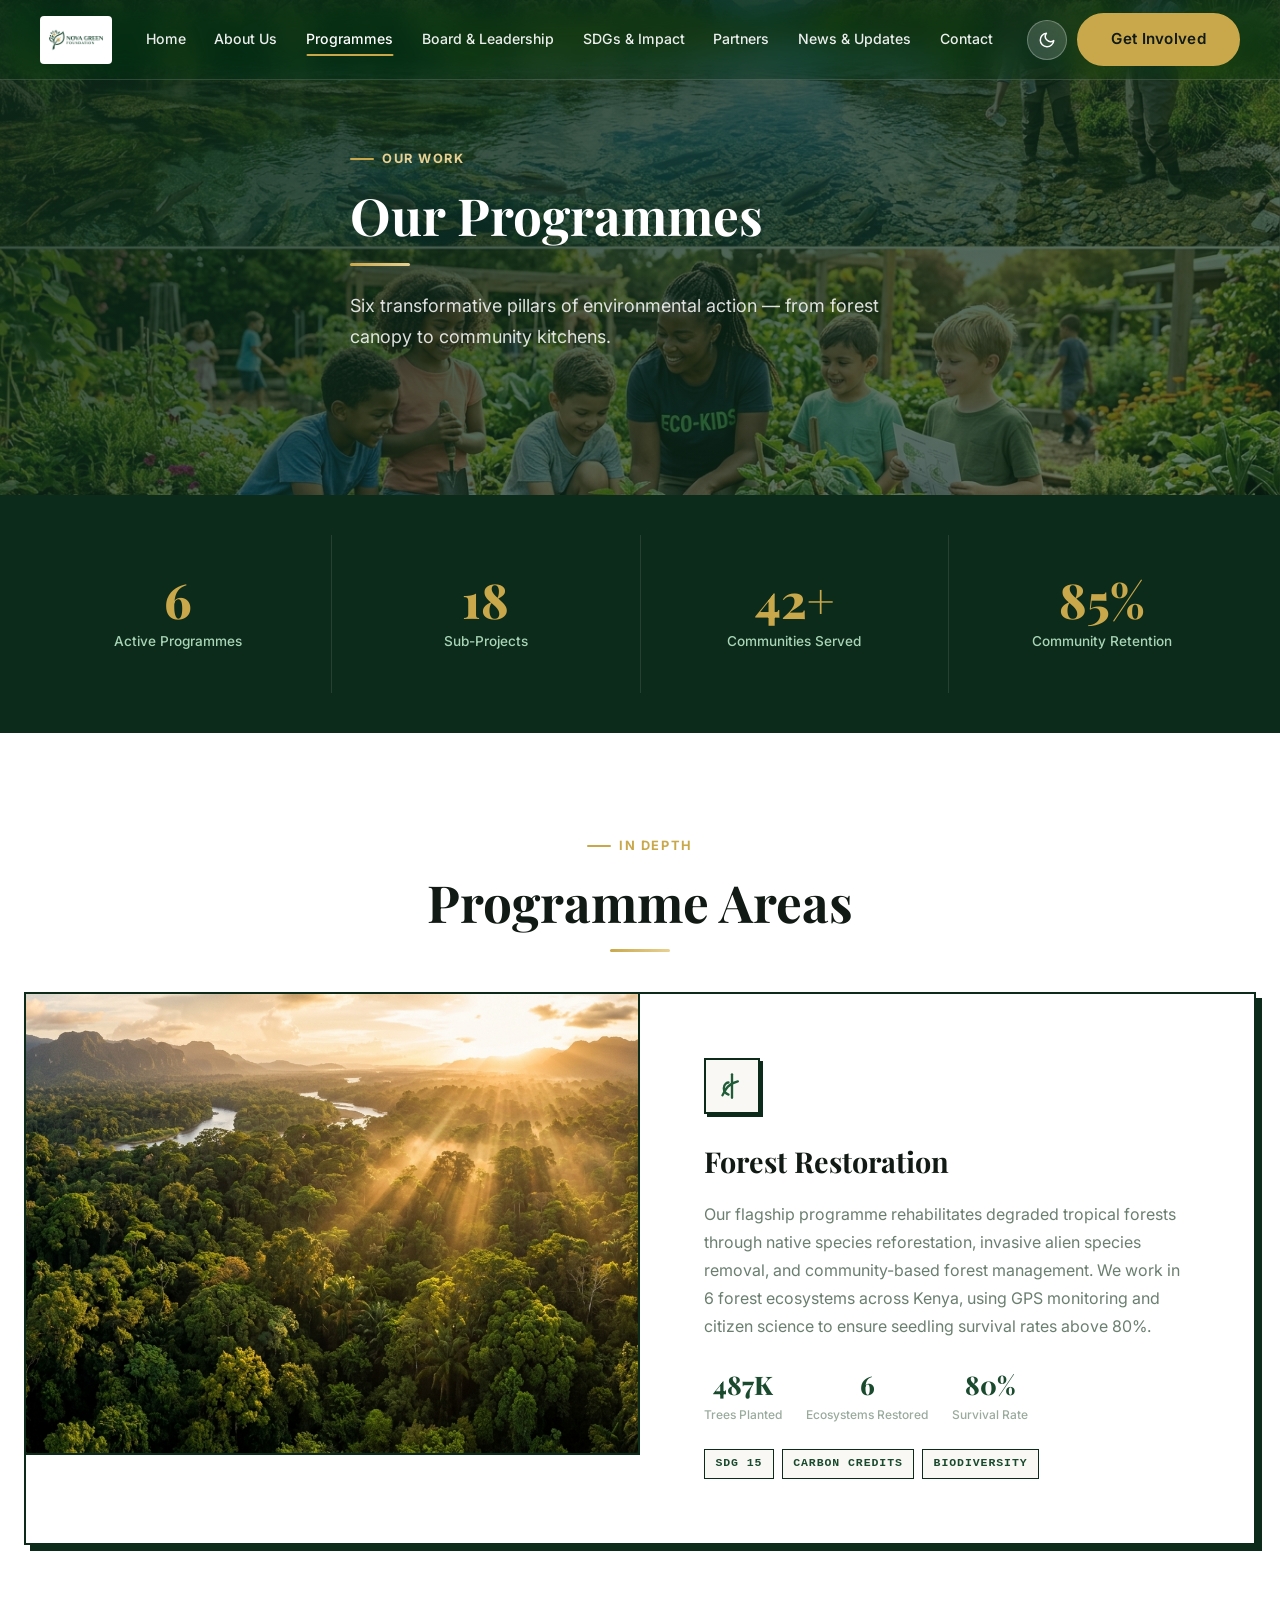
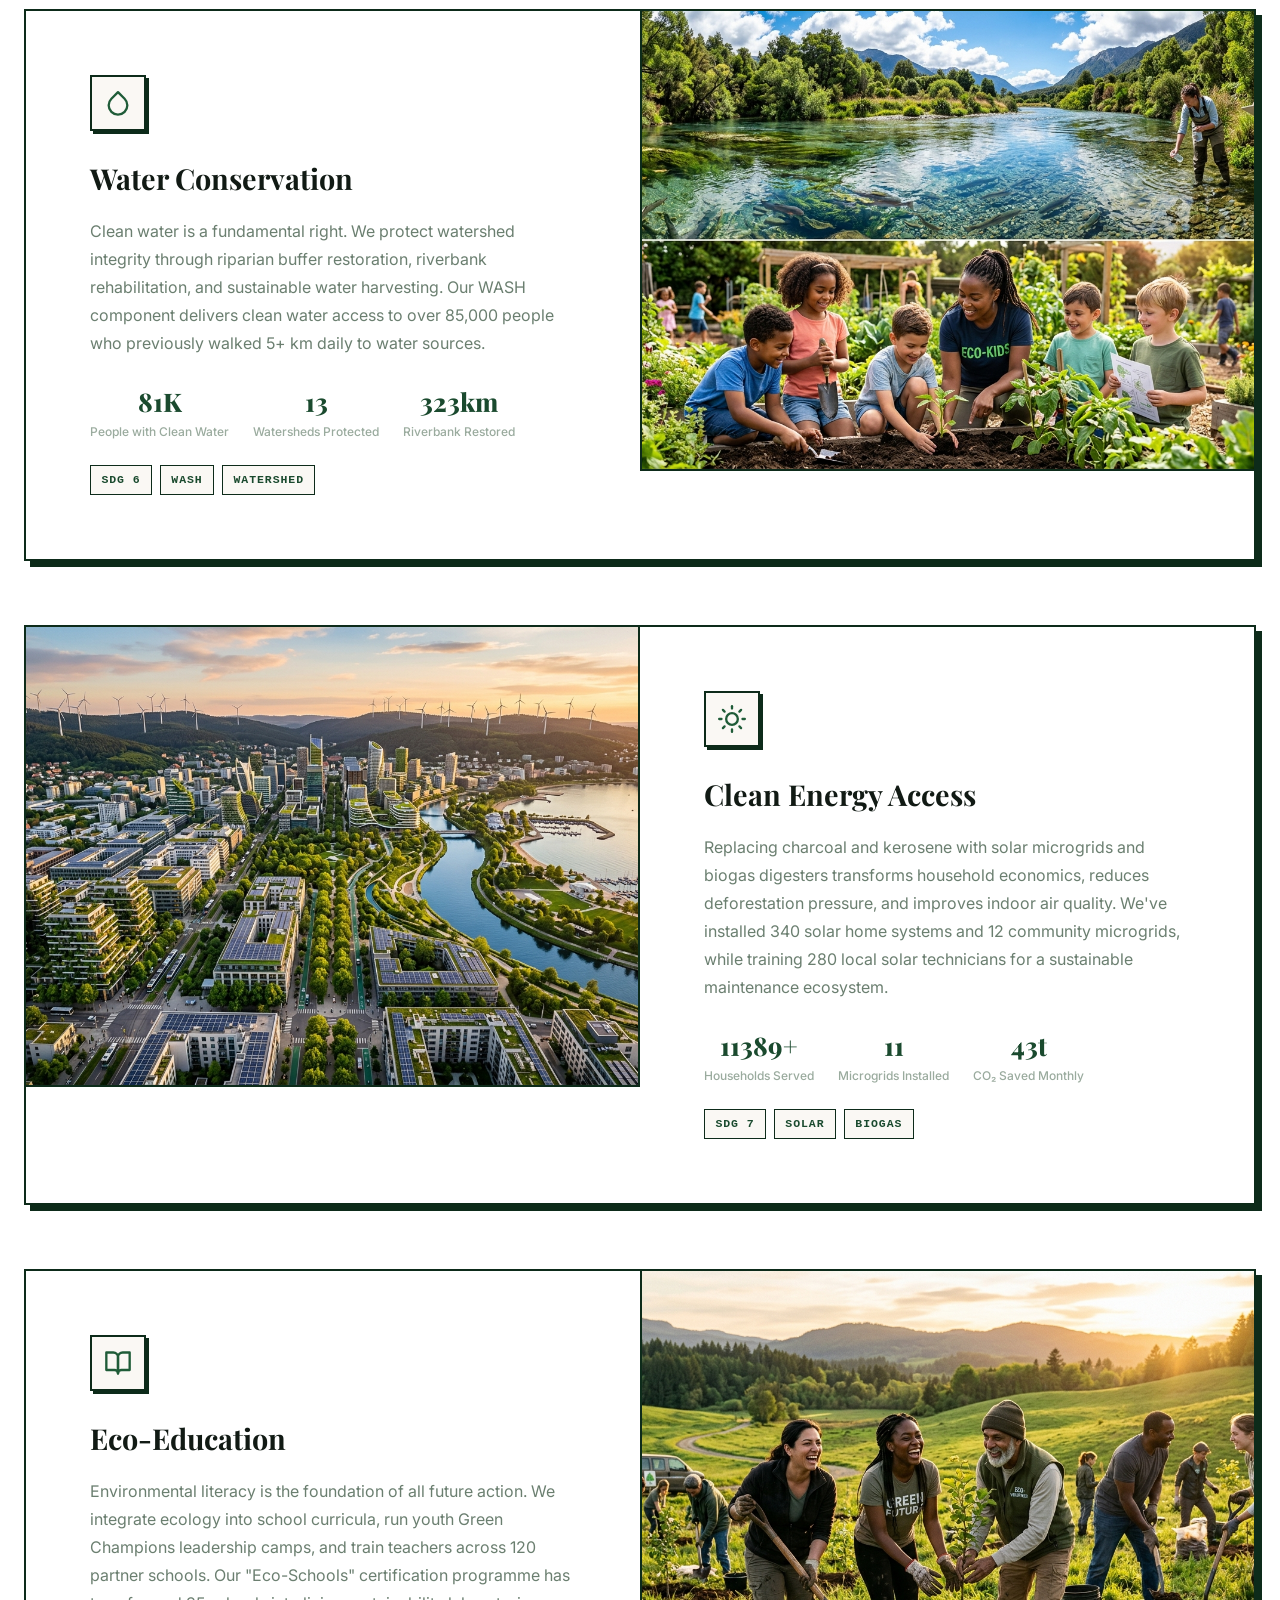
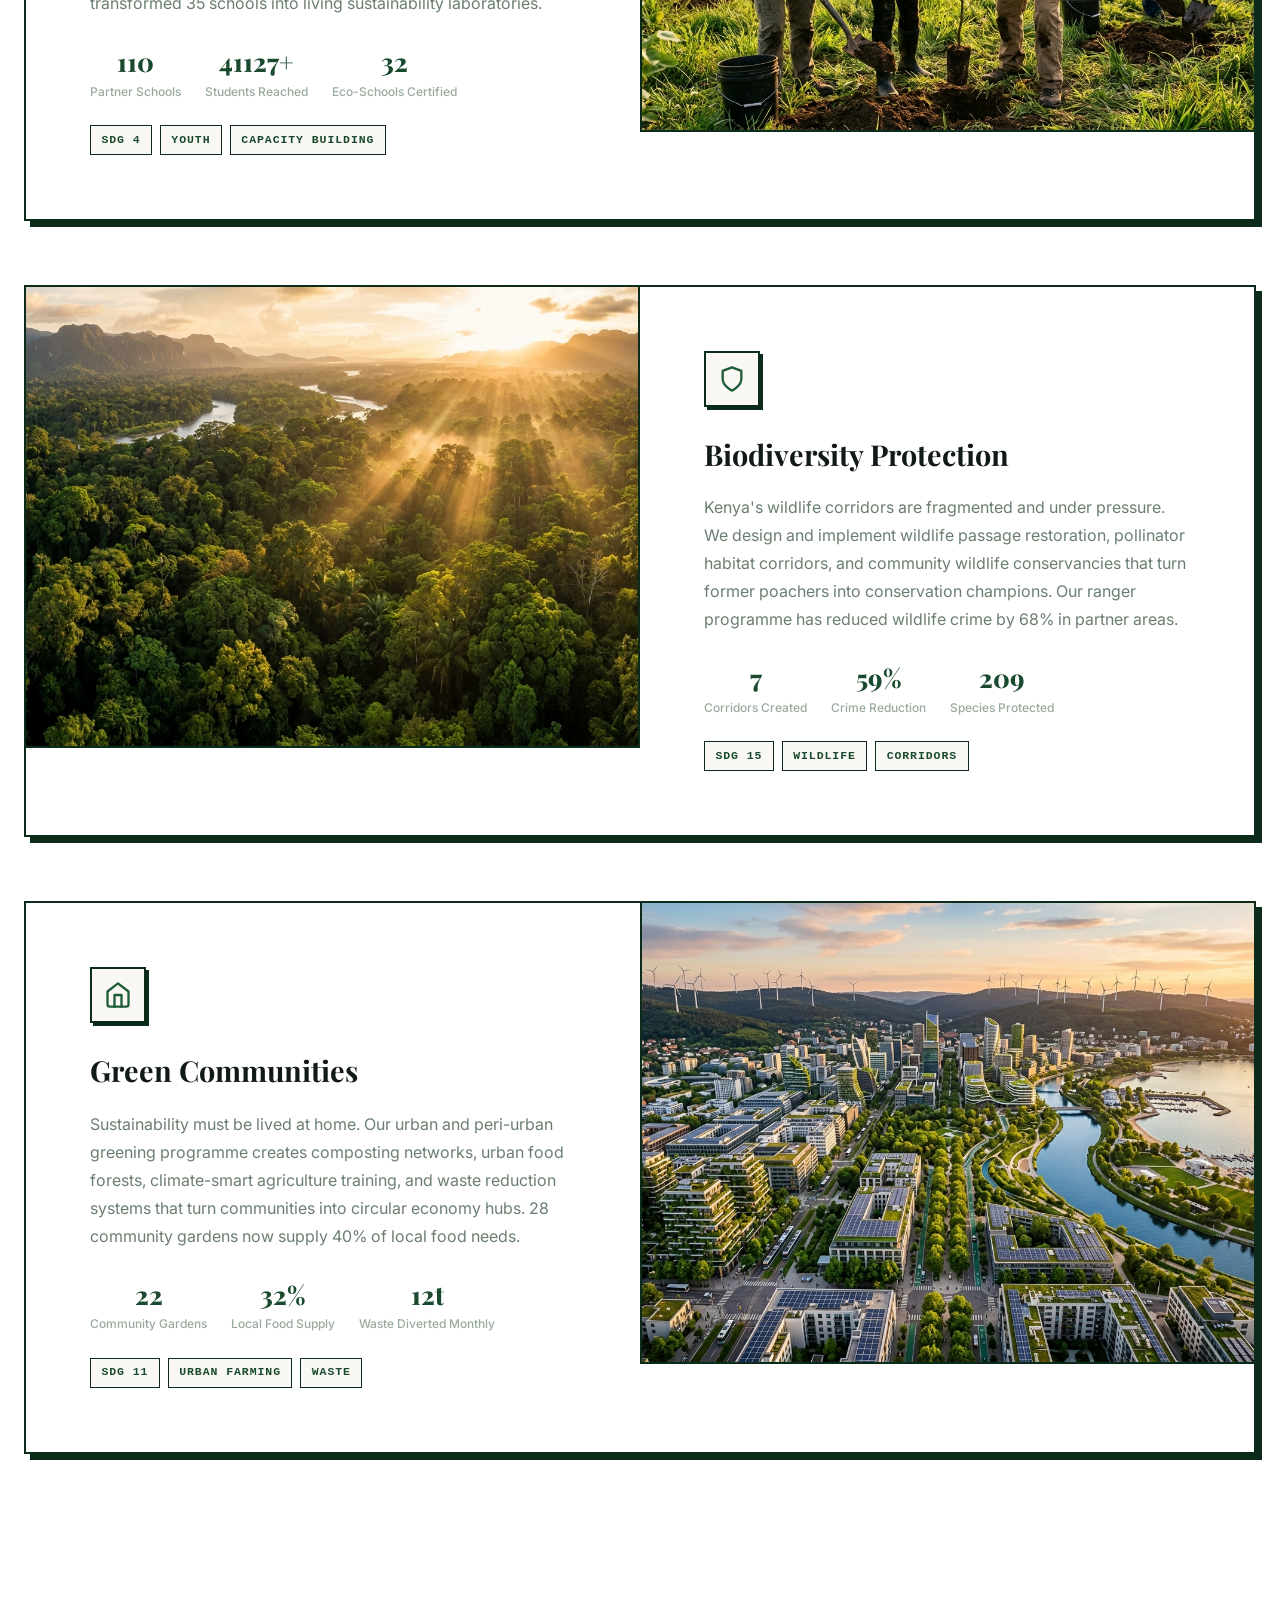
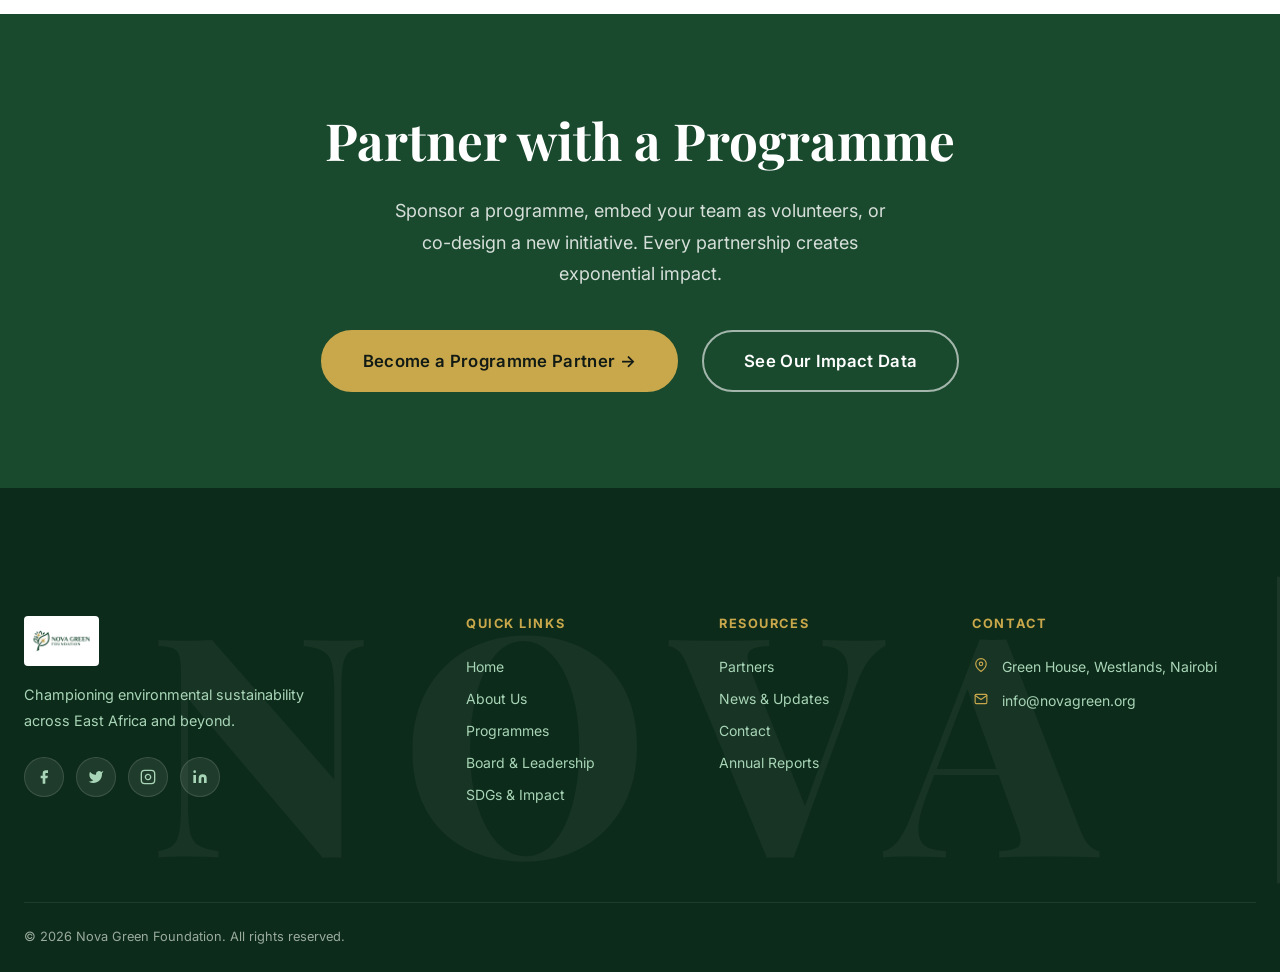
<file: pages/programmes.html>
<!DOCTYPE html>
<html lang="en">
<head>
  <meta charset="UTF-8">
  <meta name="viewport" content="width=device-width, initial-scale=1.0">
  <meta name="description" content="Explore Nova Green Foundation's environmental programmes — Forest Restoration, Water Conservation, Clean Energy, Eco-Education, Biodiversity, and Green Communities.">
  <title>Our Programmes | Nova Green Foundation</title>
  <script>
    (function() {
      try {
        var s = localStorage.getItem('nova-theme');
        var d = window.matchMedia && window.matchMedia('(prefers-color-scheme: dark)').matches;
        document.documentElement.setAttribute('data-theme', s || (d ? 'dark' : 'light'));
      } catch (e) {}
    })();
  </script>
  <link rel="stylesheet" href="../css/global.css">
  <style>
    .prog-detail-card {
      background: var(--card-bg); border-radius: 0 !important; overflow: hidden;
      border: 2px solid var(--forest-900) !important;
      box-shadow: 6px 6px 0px var(--forest-900) !important;
      display: grid; grid-template-columns: 1fr 1fr;
      margin-bottom: var(--space-xl);
      transition: transform 0.15s ease, box-shadow 0.15s ease !important;
    }
    .prog-detail-card:hover {
      transform: translate(-3px, -3px) !important;
      box-shadow: 9px 9px 0px var(--forest-900) !important;
    }
    [data-theme="dark"] .prog-detail-card {
      background: #091a12 !important;
      border-color: rgba(255, 255, 255, 0.25) !important;
      box-shadow: 6px 6px 0px var(--accent) !important;
    }
    [data-theme="dark"] .prog-detail-card:hover {
      box-shadow: 9px 9px 0px var(--accent) !important;
    }
    .prog-detail-card.reverse { direction: rtl; }
    .prog-detail-card.reverse > * { direction: ltr; }
    .prog-img { overflow: hidden; aspect-ratio: 4/3; border-right: 2px solid var(--forest-900); }
    [data-theme="dark"] .prog-img { border-right-color: rgba(255, 255, 255, 0.25); }
    .prog-detail-card.reverse .prog-img { border-right: none; border-left: 2px solid var(--forest-900); }
    [data-theme="dark"] .prog-detail-card.reverse .prog-img { border-left-color: rgba(255, 255, 255, 0.25); }
    .prog-img img { width: 100%; height: 100%; object-fit: cover; transition: transform var(--duration-slow) var(--ease-out); }
    .prog-detail-card:hover .prog-img img { transform: scale(1.06); }
    .prog-body { padding: var(--space-xl); display: flex; flex-direction: column; justify-content: center; }
    .prog-icon-large {
      width: 56px; height: 56px; border-radius: 0;
      background: var(--surface); border: 2px solid var(--forest-900);
      display: flex; align-items: center; justify-content: center;
      margin-bottom: var(--space-md); box-shadow: 3px 3px 0px var(--forest-900);
    }
    [data-theme="dark"] .prog-icon-large {
      background: #091a12;
      border-color: rgba(255, 255, 255, 0.25);
      box-shadow: 3px 3px 0px var(--accent);
    }
    .prog-heading { font-family: var(--font-serif); font-size: 1.8rem; font-weight: 700; margin-bottom: var(--space-sm); }
    .prog-desc { color: var(--light-text); line-height: 1.75; margin-bottom: var(--space-md); }
    .prog-stats { display: flex; gap: var(--space-md); flex-wrap: wrap; margin-bottom: var(--space-md); }
    .prog-stat { text-align: center; }
    .prog-stat-num { font-family: var(--font-serif); font-size: 1.6rem; font-weight: 800; color: var(--forest-800); }
    .prog-stat-label { font-size: 0.75rem; color: var(--muted-text); font-weight: 500; }
    .prog-tags { display: flex; gap: 0.5rem; flex-wrap: wrap; }
    .prog-tag {
      padding: 0.3rem 0.65rem; background: var(--surface); color: var(--forest-800);
      border: 1px solid var(--forest-900); border-radius: 0 !important;
      font-size: 0.72rem; font-weight: 700; font-family: ui-monospace, monospace;
      text-transform: uppercase; letter-spacing: 0.08em;
    }
    [data-theme="dark"] .prog-tag {
      background: #0d1e14; color: var(--gold-300);
      border-color: rgba(255, 255, 255, 0.2);
    }
    @media (max-width: 1024px) {
      .prog-detail-card, .prog-detail-card.reverse { grid-template-columns: 1fr; direction: ltr; }
      .prog-img, .prog-detail-card.reverse .prog-img { border: none; border-bottom: 2px solid var(--forest-900); }
    }
  </style>
</head>
<body>
  <nav class="navbar transparent" id="navbar">
    <div class="nav-inner">
      <a href="../index.html" class="nav-logo"><img src="../assets/images/logo.jpg" alt="Nova Green Foundation"></a>
      <div class="nav-links">
        <a href="../index.html"   class="nav-link">Home</a>
        <a href="about.html"      class="nav-link">About Us</a>
        <a href="programmes.html" class="nav-link active">Programmes</a>
        <a href="board.html"      class="nav-link">Board & Leadership</a>
        <a href="sdgs.html"       class="nav-link">SDGs & Impact</a>
        <a href="partners.html"   class="nav-link">Partners</a>
        <a href="news.html"       class="nav-link">News & Updates</a>
        <a href="contact.html"    class="nav-link">Contact</a>
      </div>
      <div class="nav-actions">
        <button class="theme-toggle" id="theme-toggle" aria-label="Toggle light or dark theme" title="Toggle theme">
          <span class="theme-icon sun-icon" aria-hidden="true"><svg width="18" height="18" viewBox="0 0 24 24" fill="none" stroke="currentColor" stroke-width="2" stroke-linecap="round" stroke-linejoin="round"><circle cx="12" cy="12" r="5"></circle><line x1="12" y1="1" x2="12" y2="3"></line><line x1="12" y1="21" x2="12" y2="23"></line><line x1="4.22" y1="4.22" x2="5.64" y2="5.64"></line><line x1="18.36" y1="18.36" x2="19.78" y2="19.78"></line><line x1="1" y1="12" x2="3" y2="12"></line><line x1="21" y1="12" x2="23" y2="12"></line><line x1="4.22" y1="19.78" x2="5.64" y2="18.36"></line><line x1="18.36" y1="5.64" x2="19.78" y2="4.22"></line></svg></span>
          <span class="theme-icon moon-icon" aria-hidden="true"><svg width="18" height="18" viewBox="0 0 24 24" fill="none" stroke="currentColor" stroke-width="2" stroke-linecap="round" stroke-linejoin="round"><path d="M21 12.79A9 9 0 1 1 11.21 3 7 7 0 0 0 21 12.79z"></path></svg></span>
        </button>
        <a href="contact.html" class="btn btn-accent nav-cta">Get Involved</a>
        <button class="nav-toggle" id="nav-toggle" aria-label="Toggle menu"><span></span><span></span><span></span></button>
      </div>
    </div>
  </nav>
  <div class="nav-mobile" id="nav-mobile">
    <a href="../index.html"   class="nav-mobile-link">Home</a>
    <a href="about.html"      class="nav-mobile-link">About Us</a>
    <a href="programmes.html" class="nav-mobile-link active">Programmes</a>
    <a href="board.html"      class="nav-mobile-link">Board & Leadership</a>
    <a href="sdgs.html"       class="nav-mobile-link">SDGs & Impact</a>
    <a href="partners.html"   class="nav-mobile-link">Partners</a>
    <a href="news.html"       class="nav-mobile-link">News & Updates</a>
    <a href="contact.html"    class="nav-mobile-link">Contact</a>
    <div class="nav-mobile-actions">
      <button class="mobile-theme-btn" id="mobile-theme-btn" aria-label="Toggle theme">
        <span class="theme-icon sun-icon">Light Mode</span>
        <span class="theme-icon moon-icon">Dark Mode</span>
      </button>
      <a href="contact.html" class="btn btn-accent" style="text-align:center;width:100%">Get Involved</a>
    </div>
  </div>

  <main>
    <section class="page-hero" aria-label="Programmes page header">
      <div class="hero-bg" style="background-image:url('../assets/images/programmes-hero.jpg')"></div>
      <div class="page-hero-overlay"></div>
      <div class="container page-hero-content">
        <span class="section-label" style="color:var(--gold-300)">Our Work</span>
        <h1 class="display-2 text-white">Our Programmes</h1>
        <div class="gold-divider"></div>
        <p class="body-lg text-white" style="opacity:0.85;max-width:580px">Six transformative pillars of environmental action — from forest canopy to community kitchens.</p>
      </div>
    </section>

    <!-- Overview stats -->
    <div class="stats-bar">
      <div class="container">
        <div class="stats-grid">
          <div class="stat-item reveal"><span class="stat-number" data-count="6">0</span><div class="stat-label">Active Programmes</div></div>
          <div class="stat-item reveal"><span class="stat-number" data-count="18">0</span><div class="stat-label">Sub-Projects</div></div>
          <div class="stat-item reveal"><span class="stat-number" data-count="42" data-suffix="+">0</span><div class="stat-label">Communities Served</div></div>
          <div class="stat-item reveal"><span class="stat-number" data-count="85" data-suffix="%">0</span><div class="stat-label">Community Retention</div></div>
        </div>
      </div>
    </div>

    <!-- Programme Details -->
    <section class="section" aria-labelledby="programmes-list">
      <div class="container">
        <div class="text-center mb-lg reveal">
          <span class="section-label">In Depth</span>
          <h2 class="display-2" id="programmes-list">Programme Areas</h2>
          <div class="gold-divider center"></div>
        </div>

        <!-- 1. Forest Restoration -->
        <div class="prog-detail-card reveal">
          <div class="prog-img"><img src="../assets/images/hero-forest.jpg" alt="Forest restoration programme"></div>
          <div class="prog-body">
            <div class="prog-icon-large"><svg width="28" height="28" viewBox="0 0 24 24" fill="none" stroke="var(--forest-700)" stroke-width="2" stroke-linecap="round" stroke-linejoin="round"><path d="M17 8C8 10 5.9 16.17 3.82 19.98"/><path d="M12 2v20"/><path d="M9 19.4c-2.3-.8-4-2.7-4-5.4 0-3.9 3.1-5 4-5"/></svg></div>
            <div class="prog-heading">Forest Restoration</div>
            <p class="prog-desc">Our flagship programme rehabilitates degraded tropical forests through native species reforestation, invasive alien species removal, and community-based forest management. We work in 6 forest ecosystems across Kenya, using GPS monitoring and citizen science to ensure seedling survival rates above 80%.</p>
            <div class="prog-stats">
              <div class="prog-stat"><div class="prog-stat-num" data-count="500" data-suffix="K">0</div><div class="prog-stat-label">Trees Planted</div></div>
              <div class="prog-stat"><div class="prog-stat-num" data-count="6">0</div><div class="prog-stat-label">Ecosystems Restored</div></div>
              <div class="prog-stat"><div class="prog-stat-num" data-count="82" data-suffix="%">0</div><div class="prog-stat-label">Survival Rate</div></div>
            </div>
            <div class="prog-tags">
              <span class="prog-tag">SDG 15</span><span class="prog-tag">Carbon Credits</span><span class="prog-tag">Biodiversity</span>
            </div>
          </div>
        </div>

        <!-- 2. Water Conservation -->
        <div class="prog-detail-card reverse reveal">
          <div class="prog-img"><img src="../assets/images/programmes-hero.jpg" alt="Water conservation programme"></div>
          <div class="prog-body">
            <div class="prog-icon-large"><svg width="28" height="28" viewBox="0 0 24 24" fill="none" stroke="var(--forest-700)" stroke-width="2" stroke-linecap="round" stroke-linejoin="round"><path d="M12 2.69l5.66 5.66a8 8 0 1 1-11.31 0z"/></svg></div>
            <div class="prog-heading">Water Conservation</div>
            <p class="prog-desc">Clean water is a fundamental right. We protect watershed integrity through riparian buffer restoration, riverbank rehabilitation, and sustainable water harvesting. Our WASH component delivers clean water access to over 85,000 people who previously walked 5+ km daily to water sources.</p>
            <div class="prog-stats">
              <div class="prog-stat"><div class="prog-stat-num" data-count="85" data-suffix="K">0</div><div class="prog-stat-label">People with Clean Water</div></div>
              <div class="prog-stat"><div class="prog-stat-num" data-count="14">0</div><div class="prog-stat-label">Watersheds Protected</div></div>
              <div class="prog-stat"><div class="prog-stat-num" data-count="340" data-suffix="km">0</div><div class="prog-stat-label">Riverbank Restored</div></div>
            </div>
            <div class="prog-tags">
              <span class="prog-tag">SDG 6</span><span class="prog-tag">WASH</span><span class="prog-tag">Watershed</span>
            </div>
          </div>
        </div>

        <!-- 3. Clean Energy -->
        <div class="prog-detail-card reveal">
          <div class="prog-img"><img src="../assets/images/sdg-hero.jpg" alt="Clean energy access programme"></div>
          <div class="prog-body">
            <div class="prog-icon-large"><svg width="28" height="28" viewBox="0 0 24 24" fill="none" stroke="var(--forest-700)" stroke-width="2" stroke-linecap="round" stroke-linejoin="round"><circle cx="12" cy="12" r="5"/><line x1="12" y1="1" x2="12" y2="3"/><line x1="12" y1="21" x2="12" y2="23"/><line x1="4.22" y1="4.22" x2="5.64" y2="5.64"/><line x1="18.36" y1="18.36" x2="19.78" y2="19.78"/><line x1="1" y1="12" x2="3" y2="12"/><line x1="21" y1="12" x2="23" y2="12"/><line x1="4.22" y1="19.78" x2="5.64" y2="18.36"/><line x1="18.36" y1="5.64" x2="19.78" y2="4.22"/></svg></div>
            <div class="prog-heading">Clean Energy Access</div>
            <p class="prog-desc">Replacing charcoal and kerosene with solar microgrids and biogas digesters transforms household economics, reduces deforestation pressure, and improves indoor air quality. We've installed 340 solar home systems and 12 community microgrids, while training 280 local solar technicians for a sustainable maintenance ecosystem.</p>
            <div class="prog-stats">
              <div class="prog-stat"><div class="prog-stat-num" data-count="12000" data-suffix="+">0</div><div class="prog-stat-label">Households Served</div></div>
              <div class="prog-stat"><div class="prog-stat-num" data-count="12">0</div><div class="prog-stat-label">Microgrids Installed</div></div>
              <div class="prog-stat"><div class="prog-stat-num" data-count="45" data-suffix="t">0</div><div class="prog-stat-label">CO₂ Saved Monthly</div></div>
            </div>
            <div class="prog-tags">
              <span class="prog-tag">SDG 7</span><span class="prog-tag">Solar</span><span class="prog-tag">Biogas</span>
            </div>
          </div>
        </div>

        <!-- 4. Eco-Education -->
        <div class="prog-detail-card reverse reveal">
          <div class="prog-img"><img src="../assets/images/about-hero.jpg" alt="Eco-education programme"></div>
          <div class="prog-body">
            <div class="prog-icon-large"><svg width="28" height="28" viewBox="0 0 24 24" fill="none" stroke="var(--forest-700)" stroke-width="2" stroke-linecap="round" stroke-linejoin="round"><path d="M2 3h6a4 4 0 0 1 4 4v14a3 3 0 0 0-3-3H2z"/><path d="M22 3h-6a4 4 0 0 0-4 4v14a3 3 0 0 1 3-3h7z"/></svg></div>
            <div class="prog-heading">Eco-Education</div>
            <p class="prog-desc">Environmental literacy is the foundation of all future action. We integrate ecology into school curricula, run youth Green Champions leadership camps, and train teachers across 120 partner schools. Our "Eco-Schools" certification programme has transformed 35 schools into living sustainability laboratories.</p>
            <div class="prog-stats">
              <div class="prog-stat"><div class="prog-stat-num" data-count="120">0</div><div class="prog-stat-label">Partner Schools</div></div>
              <div class="prog-stat"><div class="prog-stat-num" data-count="45000" data-suffix="+">0</div><div class="prog-stat-label">Students Reached</div></div>
              <div class="prog-stat"><div class="prog-stat-num" data-count="35">0</div><div class="prog-stat-label">Eco-Schools Certified</div></div>
            </div>
            <div class="prog-tags">
              <span class="prog-tag">SDG 4</span><span class="prog-tag">Youth</span><span class="prog-tag">Capacity Building</span>
            </div>
          </div>
        </div>

        <!-- 5. Biodiversity -->
        <div class="prog-detail-card reveal">
          <div class="prog-img"><img src="../assets/images/hero-forest.jpg" alt="Biodiversity protection programme"></div>
          <div class="prog-body">
            <div class="prog-icon-large"><svg width="28" height="28" viewBox="0 0 24 24" fill="none" stroke="var(--forest-700)" stroke-width="2" stroke-linecap="round" stroke-linejoin="round"><path d="M12 22s8-4 8-10V5l-8-3-8 3v7c0 6 8 10 8 10z"/></svg></div>
            <div class="prog-heading">Biodiversity Protection</div>
            <p class="prog-desc">Kenya's wildlife corridors are fragmented and under pressure. We design and implement wildlife passage restoration, pollinator habitat corridors, and community wildlife conservancies that turn former poachers into conservation champions. Our ranger programme has reduced wildlife crime by 68% in partner areas.</p>
            <div class="prog-stats">
              <div class="prog-stat"><div class="prog-stat-num" data-count="8">0</div><div class="prog-stat-label">Corridors Created</div></div>
              <div class="prog-stat"><div class="prog-stat-num" data-count="68" data-suffix="%">0</div><div class="prog-stat-label">Crime Reduction</div></div>
              <div class="prog-stat"><div class="prog-stat-num" data-count="240">0</div><div class="prog-stat-label">Species Protected</div></div>
            </div>
            <div class="prog-tags">
              <span class="prog-tag">SDG 15</span><span class="prog-tag">Wildlife</span><span class="prog-tag">Corridors</span>
            </div>
          </div>
        </div>

        <!-- 6. Green Communities -->
        <div class="prog-detail-card reverse reveal">
          <div class="prog-img"><img src="../assets/images/sdg-hero.jpg" alt="Green communities programme"></div>
          <div class="prog-body">
            <div class="prog-icon-large"><svg width="28" height="28" viewBox="0 0 24 24" fill="none" stroke="var(--forest-700)" stroke-width="2" stroke-linecap="round" stroke-linejoin="round"><path d="M3 9l9-7 9 7v11a2 2 0 0 1-2 2H5a2 2 0 0 1-2-2z"/><polyline points="9 22 9 12 15 12 15 22"/></svg></div>
            <div class="prog-heading">Green Communities</div>
            <p class="prog-desc">Sustainability must be lived at home. Our urban and peri-urban greening programme creates composting networks, urban food forests, climate-smart agriculture training, and waste reduction systems that turn communities into circular economy hubs. 28 community gardens now supply 40% of local food needs.</p>
            <div class="prog-stats">
              <div class="prog-stat"><div class="prog-stat-num" data-count="28">0</div><div class="prog-stat-label">Community Gardens</div></div>
              <div class="prog-stat"><div class="prog-stat-num" data-count="40" data-suffix="%">0</div><div class="prog-stat-label">Local Food Supply</div></div>
              <div class="prog-stat"><div class="prog-stat-num" data-count="15" data-suffix="t">0</div><div class="prog-stat-label">Waste Diverted Monthly</div></div>
            </div>
            <div class="prog-tags">
              <span class="prog-tag">SDG 11</span><span class="prog-tag">Urban Farming</span><span class="prog-tag">Waste</span>
            </div>
          </div>
        </div>
      </div>
    </section>

    <!-- Get Involved CTA -->
    <section style="background:var(--forest-800);padding:var(--space-2xl) 0" aria-label="Programme involvement CTA">
      <div class="container text-center">
        <h2 class="display-2 text-white mb-md reveal">Partner with a Programme</h2>
        <p class="body-lg text-white reveal" style="opacity:0.82;max-width:500px;margin:0 auto var(--space-lg)">Sponsor a programme, embed your team as volunteers, or co-design a new initiative. Every partnership creates exponential impact.</p>
        <div class="flex-center gap-md flex-wrap reveal">
          <a href="contact.html" class="btn btn-accent btn-lg">Become a Programme Partner →</a>
          <a href="sdgs.html" class="btn btn-outline-white btn-lg">See Our Impact Data</a>
        </div>
      </div>
    </section>
  </main>

  <footer class="footer">
    <div class="footer-watermark" aria-hidden="true"><span class="footer-watermark-text">NOVA</span></div>
    <div class="container">
      <div class="footer-grid">
        <div>
          <img src="../assets/images/logo.jpg" alt="Nova Green Foundation" style="height:50px;width:auto;margin-bottom:var(--space-sm);border-radius:var(--radius-sm);">
          <p class="footer-brand-desc">Championing environmental sustainability across East Africa and beyond.</p>
          <div class="footer-social">
            <a href="https://facebook.com" target="_blank" rel="noopener" class="social-btn" aria-label="Facebook"><svg width="16" height="16" viewBox="0 0 24 24" fill="currentColor"><path d="M18 2h-3a5 5 0 00-5 5v3H7v4h3v8h4v-8h3l1-4h-4V7a1 1 0 011-1h3z"/></svg></a>
            <a href="https://twitter.com" target="_blank" rel="noopener" class="social-btn" aria-label="Twitter"><svg width="16" height="16" viewBox="0 0 24 24" fill="currentColor"><path d="M23 3a10.9 10.9 0 01-3.14 1.53 4.48 4.48 0 00-7.86 3v1A10.66 10.66 0 013 4s-4 9 5 13a11.64 11.64 0 01-7 2c9 5 20 0 20-11.5a4.5 4.5 0 00-.08-.83A7.72 7.72 0 0023 3z"/></svg></a>
            <a href="https://instagram.com" target="_blank" rel="noopener" class="social-btn" aria-label="Instagram"><svg width="16" height="16" viewBox="0 0 24 24" fill="none" stroke="currentColor" stroke-width="2"><rect x="2" y="2" width="20" height="20" rx="5" ry="5"/><path d="M16 11.37A4 4 0 1112.63 8 4 4 0 0116 11.37z"/><line x1="17.5" y1="6.5" x2="17.51" y2="6.5"/></svg></a>
            <a href="https://linkedin.com" target="_blank" rel="noopener" class="social-btn" aria-label="LinkedIn"><svg width="16" height="16" viewBox="0 0 24 24" fill="currentColor"><path d="M16 8a6 6 0 016 6v7h-4v-7a2 2 0 00-2-2 2 2 0 00-2 2v7h-4v-7a6 6 0 016-6zM2 9h4v12H2z"/><circle cx="4" cy="4" r="2"/></svg></a>
          </div>
        </div>
        <div><h3 class="footer-heading">Quick Links</h3><nav class="footer-links"><a href="../index.html" class="footer-link">Home</a><a href="about.html" class="footer-link">About Us</a><a href="programmes.html" class="footer-link">Programmes</a><a href="board.html" class="footer-link">Board & Leadership</a><a href="sdgs.html" class="footer-link">SDGs & Impact</a></nav></div>
        <div><h3 class="footer-heading">Resources</h3><nav class="footer-links"><a href="partners.html" class="footer-link">Partners</a><a href="news.html" class="footer-link">News & Updates</a><a href="contact.html" class="footer-link">Contact</a><a href="#" class="footer-link">Annual Reports</a></nav></div>
        <div><h3 class="footer-heading">Contact</h3><div class="footer-contact-item"><span class="footer-contact-icon"><svg width="14" height="14" viewBox="0 0 24 24" fill="none" stroke="currentColor" stroke-width="2" stroke-linecap="round" stroke-linejoin="round"><path d="M21 10c0 7-9 13-9 13s-9-6-9-13a9 9 0 0 1 18 0z"/><circle cx="12" cy="10" r="3"/></svg></span><span>Green House, Westlands, Nairobi</span></div><div class="footer-contact-item"><span class="footer-contact-icon"><svg width="14" height="14" viewBox="0 0 24 24" fill="none" stroke="currentColor" stroke-width="2" stroke-linecap="round" stroke-linejoin="round"><path d="M4 4h16c1.1 0 2 .9 2 2v12c0 1.1-.9 2-2 2H4c-1.1 0-2-.9-2-2V6c0-1.1.9-2 2-2z"/><polyline points="22,6 12,13 2,6"/></svg></span><span>info@novagreen.org</span></div></div>
      </div>
      <div class="footer-bottom"><p class="footer-bottom-text">© 2026 Nova Green Foundation. All rights reserved.</p></div>
    </div>
  </footer>
  <button id="back-to-top" aria-label="Back to top" style="position:fixed;bottom:2rem;right:2rem;width:48px;height:48px;border-radius:50%;background:var(--forest-800);color:white;border:none;cursor:pointer;display:flex;align-items:center;justify-content:center;font-size:1.1rem;box-shadow:var(--shadow-md);opacity:0;transition:all 0.3s ease;z-index:999;">↑</button>
  <script src="../js/main.js"></script>
</body>
</html>
</file>
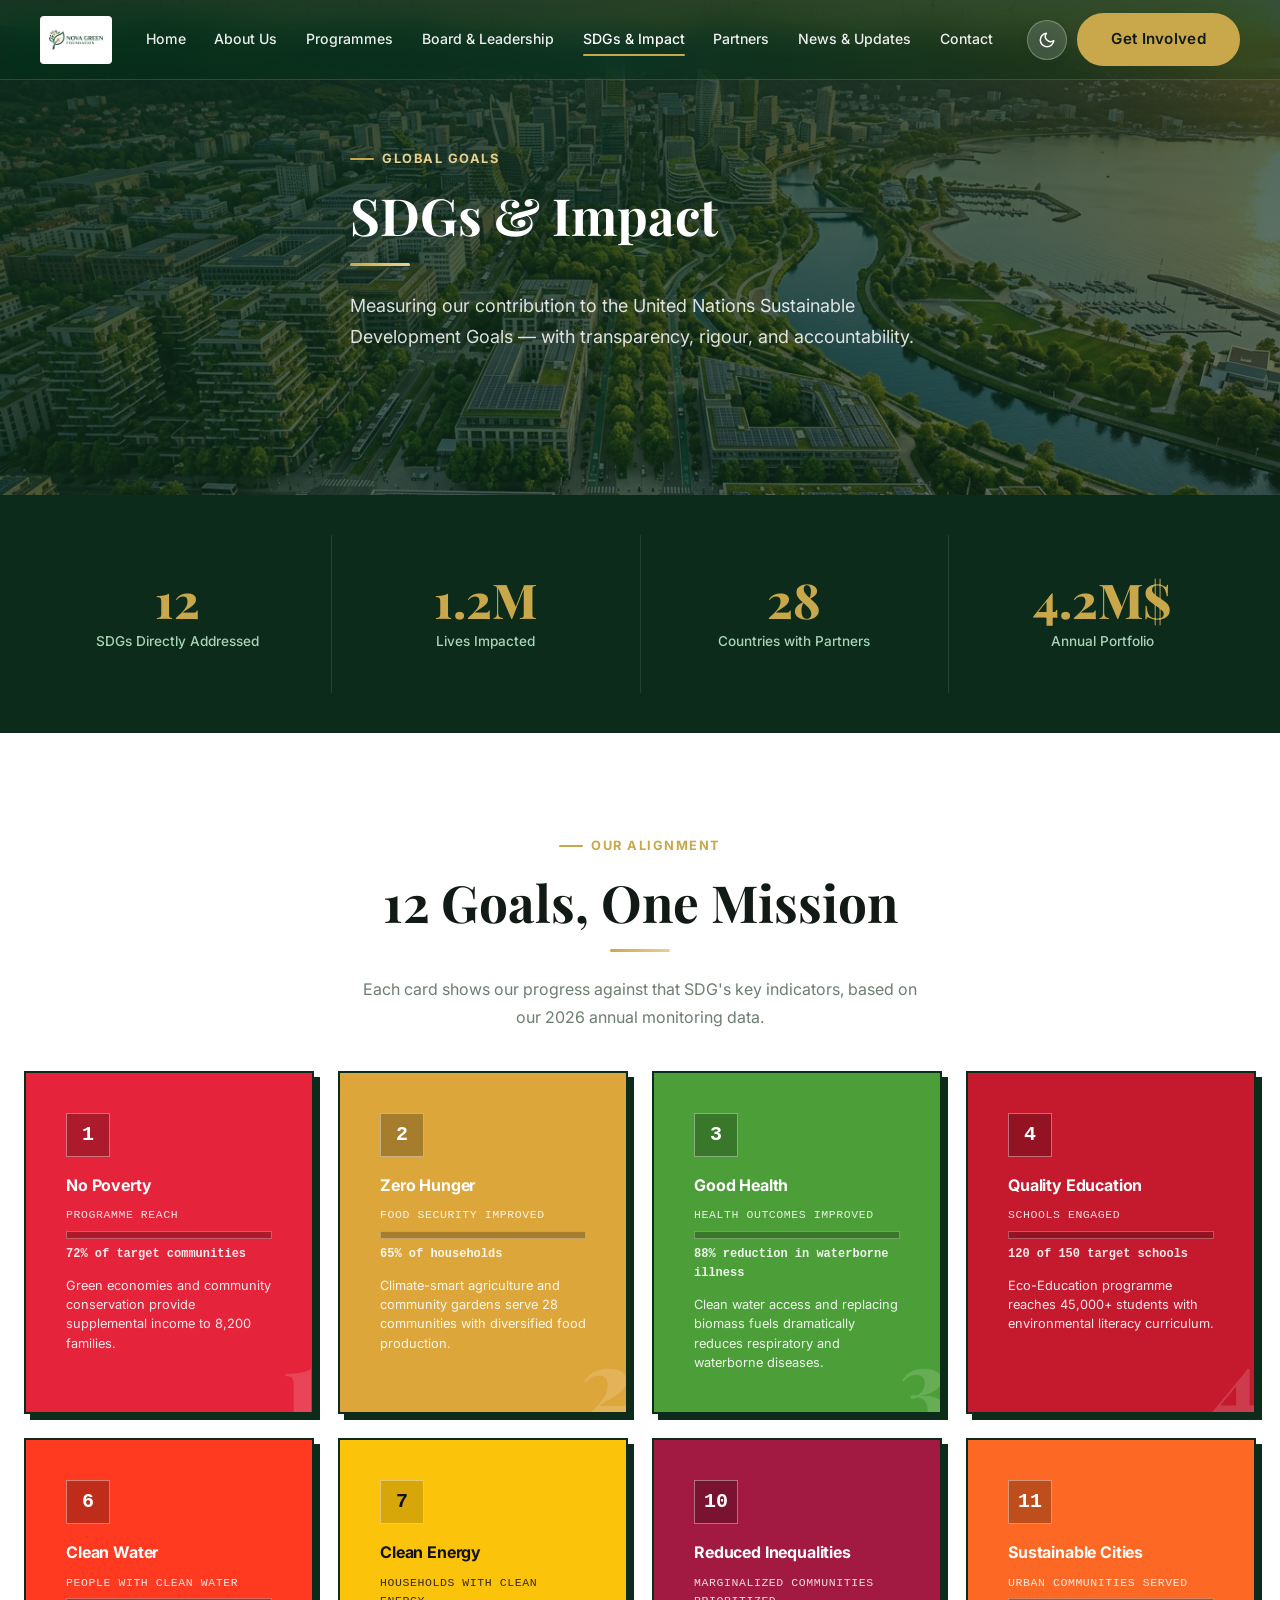
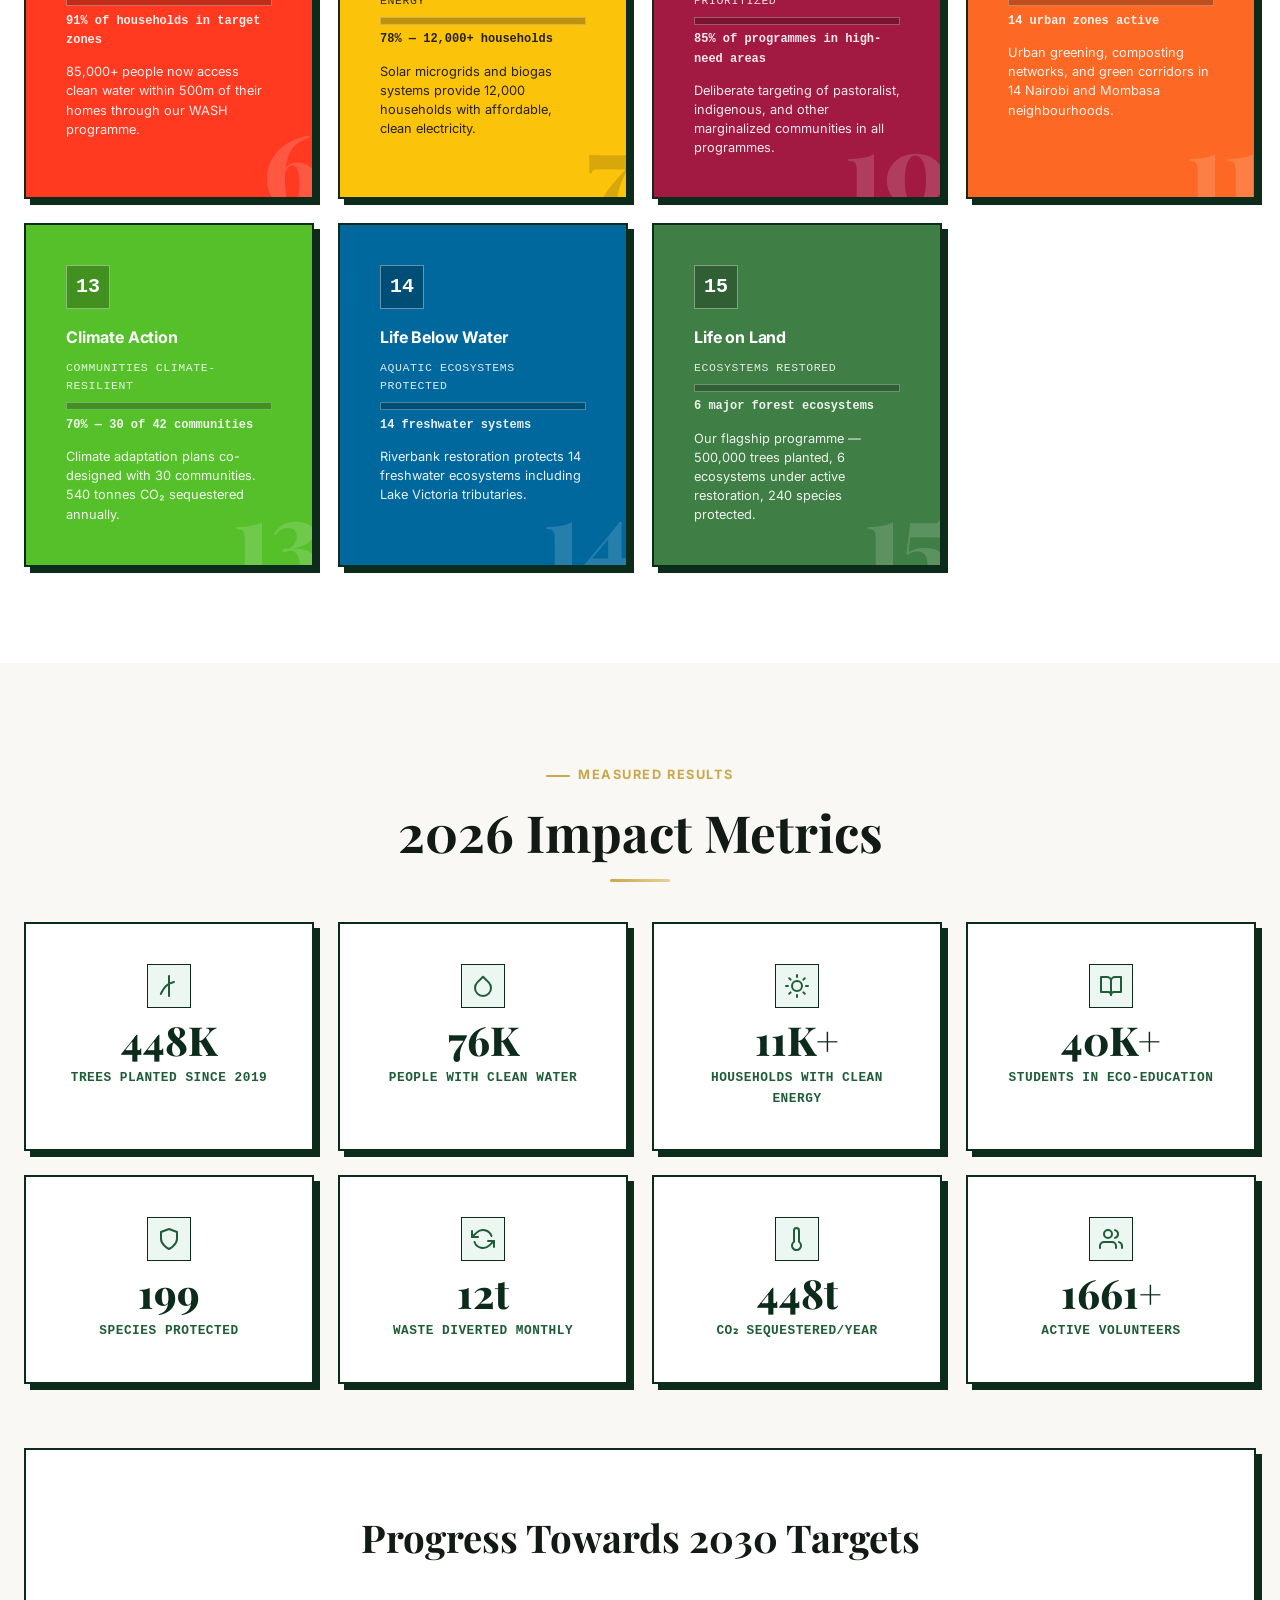
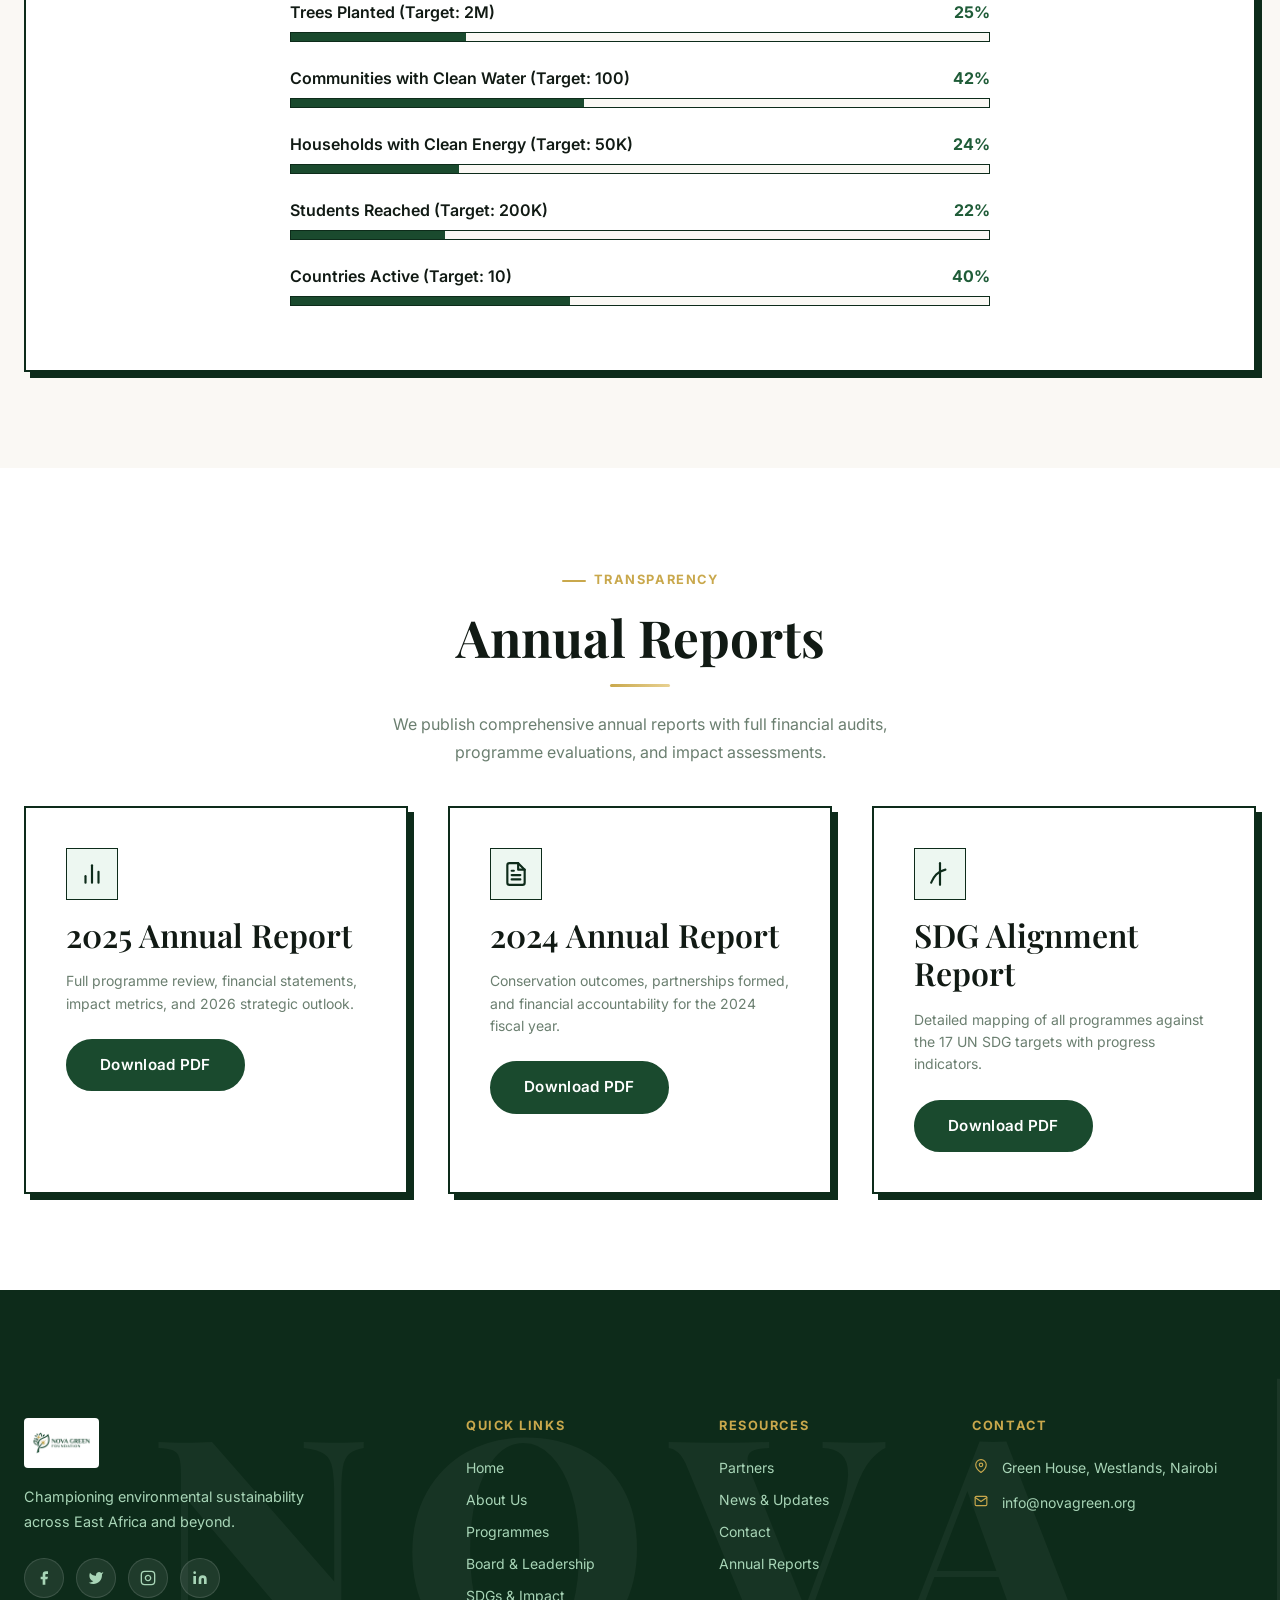
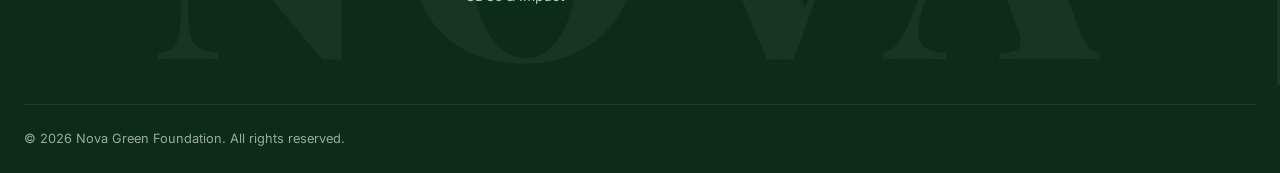
<file: pages/sdgs.html>
<!DOCTYPE html>
<html lang="en">
<head>
  <meta charset="UTF-8">
  <meta name="viewport" content="width=device-width, initial-scale=1.0">
  <meta name="description" content="Nova Green Foundation's alignment with the UN Sustainable Development Goals — our impact data, progress metrics, and contribution to global sustainability targets.">
  <title>SDGs & Impact | Nova Green Foundation</title>
  <script>
    (function() {
      try {
        var s = localStorage.getItem('nova-theme');
        var d = window.matchMedia && window.matchMedia('(prefers-color-scheme: dark)').matches;
        document.documentElement.setAttribute('data-theme', s || (d ? 'dark' : 'light'));
      } catch (e) {}
    })();
  </script>
  <link rel="stylesheet" href="../css/global.css">
  <style>
    .sdg-grid {
      display: grid; grid-template-columns: repeat(4, 1fr); gap: var(--space-md);
    }
    .sdg-card {
      border-radius: 0 !important;
      padding: var(--space-lg);
      color: white;
      position: relative;
      overflow: hidden;
      border: 2px solid var(--forest-900);
      box-shadow: 6px 6px 0px var(--forest-900);
      transition: transform 0.2s cubic-bezier(0.16, 1, 0.3, 1), box-shadow 0.2s cubic-bezier(0.16, 1, 0.3, 1);
    }
    .sdg-card:hover {
      transform: translate(-3px, -3px);
      box-shadow: 9px 9px 0px var(--forest-900);
    }
    [data-theme="dark"] .sdg-card {
      border: 2px solid rgba(255, 255, 255, 0.25);
      box-shadow: 6px 6px 0px var(--accent);
    }
    [data-theme="dark"] .sdg-card:hover {
      transform: translate(-3px, -3px);
      box-shadow: 9px 9px 0px var(--accent);
    }
    .sdg-card::after {
      content: attr(data-num);
      position: absolute; right: -0.5rem; bottom: -1rem;
      font-family: var(--font-serif); font-size: 6rem; font-weight: 900;
      opacity: 0.15; line-height: 1; pointer-events: none;
    }
    .sdg-num {
      font-family: ui-monospace, SFMono-Regular, Menlo, Monaco, Consolas, monospace;
      font-size: 1.25rem; font-weight: 800;
      width: 44px; height: 44px; border-radius: 0 !important;
      background: rgba(0,0,0,0.25); display: flex; align-items: center; justify-content: center;
      margin-bottom: var(--space-sm);
      border: 1.5px solid rgba(255, 255, 255, 0.4);
    }
    .sdg-title { font-weight: 700; font-size: 1rem; margin-bottom: 0.5rem; letter-spacing: -0.01em; }
    .sdg-prog-label {
      font-size: 0.72rem;
      font-family: ui-monospace, SFMono-Regular, Menlo, Monaco, Consolas, monospace;
      text-transform: uppercase;
      letter-spacing: 0.05em;
      opacity: 0.85; margin-bottom: 0.4rem;
    }
    .sdg-progress {
      height: 8px;
      background: rgba(0,0,0,0.25);
      border-radius: 0 !important;
      overflow: hidden;
      border: 1px solid rgba(255, 255, 255, 0.3);
    }
    .sdg-progress-fill {
      height: 100%;
      background: #ffffff;
      border-radius: 0 !important;
      width: 0;
      transition: width 1.5s var(--ease-out);
    }
    .sdg-prog-pct {
      font-size: 0.75rem;
      font-family: ui-monospace, SFMono-Regular, Menlo, Monaco, Consolas, monospace;
      font-weight: 700;
      opacity: 0.9;
      margin-top: 0.35rem;
    }
    .sdg-contrib { font-size: 0.8rem; opacity: 0.9; margin-top: 0.75rem; line-height: 1.5; }

    .impact-metric {
      background: #ffffff;
      border-radius: 0 !important;
      padding: var(--space-lg);
      text-align: center;
      box-shadow: 5px 5px 0px var(--forest-900);
      border: 2px solid var(--forest-900);
      transition: transform 0.2s cubic-bezier(0.16, 1, 0.3, 1), box-shadow 0.2s cubic-bezier(0.16, 1, 0.3, 1);
    }
    .impact-metric:hover {
      transform: translate(-2px, -2px);
      box-shadow: 8px 8px 0px var(--forest-900);
    }
    [data-theme="dark"] .impact-metric {
      background: #091a12;
      border: 2px solid rgba(255, 255, 255, 0.25);
      box-shadow: 5px 5px 0px var(--accent);
    }
    [data-theme="dark"] .impact-metric:hover {
      transform: translate(-2px, -2px);
      box-shadow: 8px 8px 0px var(--accent);
    }
    .impact-metric-icon {
      width: 44px; height: 44px;
      margin: 0 auto 0.75rem;
      display: flex; align-items: center; justify-content: center;
      background: var(--forest-50);
      border: 1.5px solid var(--forest-900);
      color: var(--forest-900);
    }
    [data-theme="dark"] .impact-metric-icon {
      background: #0f2318;
      border-color: rgba(255, 255, 255, 0.25);
      color: var(--accent);
    }
    .impact-metric-number {
      font-family: var(--font-serif); font-size: 2.5rem; font-weight: 800;
      color: var(--forest-900); line-height: 1;
    }
    [data-theme="dark"] .impact-metric-number { color: #f5fbf7; }
    .impact-metric-label {
      font-size: 0.8rem;
      font-family: ui-monospace, SFMono-Regular, Menlo, Monaco, Consolas, monospace;
      color: var(--forest-700);
      font-weight: 600;
      text-transform: uppercase;
      letter-spacing: 0.04em;
      margin-top: 0.5rem;
    }
    [data-theme="dark"] .impact-metric-label { color: #a3c9b8; }

    .target-card {
      background: #ffffff;
      border: 2px solid var(--forest-900);
      border-radius: 0 !important;
      padding: var(--space-xl);
      box-shadow: 6px 6px 0px var(--forest-900);
    }
    [data-theme="dark"] .target-card {
      background: #091a12;
      border: 2px solid rgba(255, 255, 255, 0.25);
      box-shadow: 6px 6px 0px var(--accent);
    }
    .target-card .progress {
      height: 10px;
      border-radius: 0 !important;
      border: 1.5px solid var(--forest-900);
      background: var(--surface);
    }
    [data-theme="dark"] .target-card .progress {
      border-color: rgba(255, 255, 255, 0.25);
      background: #0f2318;
    }
    .target-card .progress-fill {
      border-radius: 0 !important;
      background: var(--forest-800);
    }
    [data-theme="dark"] .target-card .progress-fill {
      background: var(--accent);
    }

    .report-icon-box {
      width: 52px; height: 52px;
      background: var(--forest-50);
      border: 1.5px solid var(--forest-900);
      border-radius: 0 !important;
      display: flex; align-items: center; justify-content: center;
      margin-bottom: var(--space-sm);
      color: var(--forest-900);
    }
    [data-theme="dark"] .report-icon-box {
      background: #0f2318;
      border-color: rgba(255, 255, 255, 0.25);
      color: var(--accent);
    }

    @media (max-width: 1024px) { .sdg-grid { grid-template-columns: repeat(2, 1fr); } }
    @media (max-width: 768px) { .sdg-grid { grid-template-columns: 1fr; } }
  </style>
</head>
<body>
  <nav class="navbar transparent" id="navbar">
    <div class="nav-inner">
      <a href="../index.html" class="nav-logo"><img src="../assets/images/logo.jpg" alt="Nova Green Foundation"></a>
      <div class="nav-links">
        <a href="../index.html"   class="nav-link">Home</a>
        <a href="about.html"      class="nav-link">About Us</a>
        <a href="programmes.html" class="nav-link">Programmes</a>
        <a href="board.html"      class="nav-link">Board & Leadership</a>
        <a href="sdgs.html"       class="nav-link active">SDGs & Impact</a>
        <a href="partners.html"   class="nav-link">Partners</a>
        <a href="news.html"       class="nav-link">News & Updates</a>
        <a href="contact.html"    class="nav-link">Contact</a>
      </div>
      <div class="nav-actions">
        <button class="theme-toggle" id="theme-toggle" aria-label="Toggle light or dark theme" title="Toggle theme">
          <span class="theme-icon sun-icon" aria-hidden="true"><svg width="18" height="18" viewBox="0 0 24 24" fill="none" stroke="currentColor" stroke-width="2" stroke-linecap="round" stroke-linejoin="round"><circle cx="12" cy="12" r="5"></circle><line x1="12" y1="1" x2="12" y2="3"></line><line x1="12" y1="21" x2="12" y2="23"></line><line x1="4.22" y1="4.22" x2="5.64" y2="5.64"></line><line x1="18.36" y1="18.36" x2="19.78" y2="19.78"></line><line x1="1" y1="12" x2="3" y2="12"></line><line x1="21" y1="12" x2="23" y2="12"></line><line x1="4.22" y1="19.78" x2="5.64" y2="18.36"></line><line x1="18.36" y1="5.64" x2="19.78" y2="4.22"></line></svg></span>
          <span class="theme-icon moon-icon" aria-hidden="true"><svg width="18" height="18" viewBox="0 0 24 24" fill="none" stroke="currentColor" stroke-width="2" stroke-linecap="round" stroke-linejoin="round"><path d="M21 12.79A9 9 0 1 1 11.21 3 7 7 0 0 0 21 12.79z"></path></svg></span>
        </button>
        <a href="contact.html" class="btn btn-accent nav-cta">Get Involved</a>
        <button class="nav-toggle" id="nav-toggle" aria-label="Toggle menu"><span></span><span></span><span></span></button>
      </div>
    </div>
  </nav>
  <div class="nav-mobile" id="nav-mobile">
    <a href="../index.html"   class="nav-mobile-link">Home</a>
    <a href="about.html"      class="nav-mobile-link">About Us</a>
    <a href="programmes.html" class="nav-mobile-link">Programmes</a>
    <a href="board.html"      class="nav-mobile-link">Board & Leadership</a>
    <a href="sdgs.html"       class="nav-mobile-link active">SDGs & Impact</a>
    <a href="partners.html"   class="nav-mobile-link">Partners</a>
    <a href="news.html"       class="nav-mobile-link">News & Updates</a>
    <a href="contact.html"    class="nav-mobile-link">Contact</a>
    <div class="nav-mobile-actions">
      <button class="mobile-theme-btn" id="mobile-theme-btn" aria-label="Toggle theme">
        <span class="theme-icon sun-icon">Light Mode</span>
        <span class="theme-icon moon-icon">Dark Mode</span>
      </button>
      <a href="contact.html" class="btn btn-accent" style="text-align:center;width:100%">Get Involved</a>
    </div>
  </div>

  <main>
    <section class="page-hero" aria-label="SDGs and Impact page header">
      <div class="hero-bg" style="background-image:url('../assets/images/sdg-hero.jpg')"></div>
      <div class="page-hero-overlay"></div>
      <div class="container page-hero-content">
        <span class="section-label" style="color:var(--gold-300)">Global Goals</span>
        <h1 class="display-2 text-white">SDGs & Impact</h1>
        <div class="gold-divider"></div>
        <p class="body-lg text-white" style="opacity:0.85;max-width:580px">Measuring our contribution to the United Nations Sustainable Development Goals — with transparency, rigour, and accountability.</p>
      </div>
    </section>

    <!-- Overall impact stats -->
    <div class="stats-bar">
      <div class="container">
        <div class="stats-grid">
          <div class="stat-item reveal"><span class="stat-number" data-count="12">0</span><div class="stat-label">SDGs Directly Addressed</div></div>
          <div class="stat-item reveal"><span class="stat-number" data-count="1.2" data-suffix="M" data-decimals="1">0</span><div class="stat-label">Lives Impacted</div></div>
          <div class="stat-item reveal"><span class="stat-number" data-count="28">0</span><div class="stat-label">Countries with Partners</div></div>
          <div class="stat-item reveal"><span class="stat-number" data-count="4.2" data-suffix="M$" data-decimals="1">0</span><div class="stat-label">Annual Portfolio</div></div>
        </div>
      </div>
    </div>

    <!-- SDG Cards -->
    <section class="section" aria-labelledby="sdg-cards-heading">
      <div class="container">
        <div class="text-center mb-lg reveal">
          <span class="section-label">Our Alignment</span>
          <h2 class="display-2" id="sdg-cards-heading">12 Goals, One Mission</h2>
          <div class="gold-divider center"></div>
          <p class="body-md text-light" style="max-width:560px;margin:0 auto">Each card shows our progress against that SDG's key indicators, based on our 2026 annual monitoring data.</p>
        </div>
        <div class="sdg-grid">
          <div class="sdg-card reveal delay-1" style="background:#e5243b" data-num="1">
            <div class="sdg-num">1</div>
            <div class="sdg-title">No Poverty</div>
            <div class="sdg-prog-label">Programme reach</div>
            <div class="sdg-progress"><div class="sdg-progress-fill" data-width="72"></div></div>
            <div class="sdg-prog-pct">72% of target communities</div>
            <div class="sdg-contrib">Green economies and community conservation provide supplemental income to 8,200 families.</div>
          </div>
          <div class="sdg-card reveal delay-2" style="background:#dda63a" data-num="2">
            <div class="sdg-num">2</div>
            <div class="sdg-title">Zero Hunger</div>
            <div class="sdg-prog-label">Food security improved</div>
            <div class="sdg-progress"><div class="sdg-progress-fill" data-width="65"></div></div>
            <div class="sdg-prog-pct">65% of households</div>
            <div class="sdg-contrib">Climate-smart agriculture and community gardens serve 28 communities with diversified food production.</div>
          </div>
          <div class="sdg-card reveal delay-3" style="background:#4c9f38" data-num="3">
            <div class="sdg-num">3</div>
            <div class="sdg-title">Good Health</div>
            <div class="sdg-prog-label">Health outcomes improved</div>
            <div class="sdg-progress"><div class="sdg-progress-fill" data-width="88"></div></div>
            <div class="sdg-prog-pct">88% reduction in waterborne illness</div>
            <div class="sdg-contrib">Clean water access and replacing biomass fuels dramatically reduces respiratory and waterborne diseases.</div>
          </div>
          <div class="sdg-card reveal delay-4" style="background:#c5192d" data-num="4">
            <div class="sdg-num">4</div>
            <div class="sdg-title">Quality Education</div>
            <div class="sdg-prog-label">Schools engaged</div>
            <div class="sdg-progress"><div class="sdg-progress-fill" data-width="80"></div></div>
            <div class="sdg-prog-pct">120 of 150 target schools</div>
            <div class="sdg-contrib">Eco-Education programme reaches 45,000+ students with environmental literacy curriculum.</div>
          </div>
          <div class="sdg-card reveal delay-5" style="background:#ff3a21" data-num="6">
            <div class="sdg-num">6</div>
            <div class="sdg-title">Clean Water</div>
            <div class="sdg-prog-label">People with clean water</div>
            <div class="sdg-progress"><div class="sdg-progress-fill" data-width="91"></div></div>
            <div class="sdg-prog-pct">91% of households in target zones</div>
            <div class="sdg-contrib">85,000+ people now access clean water within 500m of their homes through our WASH programme.</div>
          </div>
          <div class="sdg-card reveal delay-6" style="background:#fcc30b;color:#111" data-num="7">
            <div class="sdg-num" style="background:rgba(0,0,0,0.15);color:#111">7</div>
            <div class="sdg-title">Clean Energy</div>
            <div class="sdg-prog-label">Households with clean energy</div>
            <div class="sdg-progress"><div class="sdg-progress-fill" style="background:rgba(0,0,0,0.3)" data-width="78"></div></div>
            <div class="sdg-prog-pct">78% — 12,000+ households</div>
            <div class="sdg-contrib">Solar microgrids and biogas systems provide 12,000 households with affordable, clean electricity.</div>
          </div>
          <div class="sdg-card reveal delay-1" style="background:#a21942" data-num="10">
            <div class="sdg-num">10</div>
            <div class="sdg-title">Reduced Inequalities</div>
            <div class="sdg-prog-label">Marginalized communities prioritized</div>
            <div class="sdg-progress"><div class="sdg-progress-fill" data-width="85"></div></div>
            <div class="sdg-prog-pct">85% of programmes in high-need areas</div>
            <div class="sdg-contrib">Deliberate targeting of pastoralist, indigenous, and other marginalized communities in all programmes.</div>
          </div>
          <div class="sdg-card reveal delay-2" style="background:#fd6925" data-num="11">
            <div class="sdg-num">11</div>
            <div class="sdg-title">Sustainable Cities</div>
            <div class="sdg-prog-label">Urban communities served</div>
            <div class="sdg-progress"><div class="sdg-progress-fill" data-width="60"></div></div>
            <div class="sdg-prog-pct">14 urban zones active</div>
            <div class="sdg-contrib">Urban greening, composting networks, and green corridors in 14 Nairobi and Mombasa neighbourhoods.</div>
          </div>
          <div class="sdg-card reveal delay-3" style="background:#56c02b" data-num="13">
            <div class="sdg-num">13</div>
            <div class="sdg-title">Climate Action</div>
            <div class="sdg-prog-label">Communities climate-resilient</div>
            <div class="sdg-progress"><div class="sdg-progress-fill" data-width="70"></div></div>
            <div class="sdg-prog-pct">70% — 30 of 42 communities</div>
            <div class="sdg-contrib">Climate adaptation plans co-designed with 30 communities. 540 tonnes CO₂ sequestered annually.</div>
          </div>
          <div class="sdg-card reveal delay-4" style="background:#00689d" data-num="14">
            <div class="sdg-num">14</div>
            <div class="sdg-title">Life Below Water</div>
            <div class="sdg-prog-label">Aquatic ecosystems protected</div>
            <div class="sdg-progress"><div class="sdg-progress-fill" data-width="55"></div></div>
            <div class="sdg-prog-pct">14 freshwater systems</div>
            <div class="sdg-contrib">Riverbank restoration protects 14 freshwater ecosystems including Lake Victoria tributaries.</div>
          </div>
          <div class="sdg-card reveal delay-5" style="background:#3f7e44" data-num="15">
            <div class="sdg-num">15</div>
            <div class="sdg-title">Life on Land</div>
            <div class="sdg-prog-label">Ecosystems restored</div>
            <div class="sdg-progress"><div class="sdg-progress-fill" data-width="95"></div></div>
            <div class="sdg-prog-pct">6 major forest ecosystems</div>
            <div class="sdg-contrib">Our flagship programme — 500,000 trees planted, 6 ecosystems under active restoration, 240 species protected.</div>
          </div>
          <div class="sdg-card reveal delay-6" style="background:#19486a" data-num="17">
            <div class="sdg-num">17</div>
            <div class="sdg-title">Partnerships</div>
            <div class="sdg-prog-label">Active partnerships</div>
            <div class="sdg-progress"><div class="sdg-progress-fill" data-width="82"></div></div>
            <div class="sdg-prog-pct">46 institutional partners</div>
            <div class="sdg-contrib">UN agencies, governments, universities, and corporate partners across 28 countries driving collective action.</div>
          </div>
        </div>
      </div>
    </section>

    <!-- Impact Metrics Detail -->
    <section class="section bg-cream" aria-labelledby="impact-metrics-heading">
      <div class="container">
        <div class="text-center mb-lg reveal">
          <span class="section-label">Measured Results</span>
          <h2 class="display-2" id="impact-metrics-heading">2026 Impact Metrics</h2>
          <div class="gold-divider center"></div>
        </div>
        <div class="grid-4">
          <div class="impact-metric reveal delay-1"><div class="impact-metric-icon"><svg width="24" height="24" viewBox="0 0 24 24" fill="none" stroke="var(--forest-700)" stroke-width="2" stroke-linecap="round" stroke-linejoin="round"><path d="M17 8C8 10 5.9 16.17 3.82 19.98"/><path d="M12 2v20"/></svg></div><div class="impact-metric-number" data-count="500" data-suffix="K">0</div><div class="impact-metric-label">Trees Planted Since 2019</div></div>
          <div class="impact-metric reveal delay-2"><div class="impact-metric-icon"><svg width="24" height="24" viewBox="0 0 24 24" fill="none" stroke="var(--forest-700)" stroke-width="2" stroke-linecap="round" stroke-linejoin="round"><path d="M12 2.69l5.66 5.66a8 8 0 1 1-11.31 0z"/></svg></div><div class="impact-metric-number" data-count="85" data-suffix="K">0</div><div class="impact-metric-label">People with Clean Water</div></div>
          <div class="impact-metric reveal delay-3"><div class="impact-metric-icon"><svg width="24" height="24" viewBox="0 0 24 24" fill="none" stroke="var(--forest-700)" stroke-width="2" stroke-linecap="round" stroke-linejoin="round"><circle cx="12" cy="12" r="5"/><line x1="12" y1="1" x2="12" y2="3"/><line x1="12" y1="21" x2="12" y2="23"/><line x1="4.22" y1="4.22" x2="5.64" y2="5.64"/><line x1="18.36" y1="18.36" x2="19.78" y2="19.78"/><line x1="1" y1="12" x2="3" y2="12"/><line x1="21" y1="12" x2="23" y2="12"/><line x1="4.22" y1="19.78" x2="5.64" y2="18.36"/><line x1="18.36" y1="5.64" x2="19.78" y2="4.22"/></svg></div><div class="impact-metric-number" data-count="12" data-suffix="K+">0</div><div class="impact-metric-label">Households with Clean Energy</div></div>
          <div class="impact-metric reveal delay-4"><div class="impact-metric-icon"><svg width="24" height="24" viewBox="0 0 24 24" fill="none" stroke="var(--forest-700)" stroke-width="2" stroke-linecap="round" stroke-linejoin="round"><path d="M2 3h6a4 4 0 0 1 4 4v14a3 3 0 0 0-3-3H2z"/><path d="M22 3h-6a4 4 0 0 0-4 4v14a3 3 0 0 1 3-3h7z"/></svg></div><div class="impact-metric-number" data-count="45" data-suffix="K+">0</div><div class="impact-metric-label">Students in Eco-Education</div></div>
          <div class="impact-metric reveal delay-5"><div class="impact-metric-icon"><svg width="24" height="24" viewBox="0 0 24 24" fill="none" stroke="var(--forest-700)" stroke-width="2" stroke-linecap="round" stroke-linejoin="round"><path d="M12 22s8-4 8-10V5l-8-3-8 3v7c0 6 8 10 8 10z"/></svg></div><div class="impact-metric-number" data-count="240">0</div><div class="impact-metric-label">Species Protected</div></div>
          <div class="impact-metric reveal delay-6"><div class="impact-metric-icon"><svg width="24" height="24" viewBox="0 0 24 24" fill="none" stroke="var(--forest-700)" stroke-width="2" stroke-linecap="round" stroke-linejoin="round"><polyline points="1 4 1 10 7 10"/><polyline points="23 20 23 14 17 14"/><path d="M20.49 9A9 9 0 0 0 5.64 5.64L1 10m22 4l-4.64 4.36A9 9 0 0 1 3.51 15"/></svg></div><div class="impact-metric-number" data-count="15" data-suffix="t">0</div><div class="impact-metric-label">Waste Diverted Monthly</div></div>
          <div class="impact-metric reveal delay-1"><div class="impact-metric-icon"><svg width="24" height="24" viewBox="0 0 24 24" fill="none" stroke="var(--forest-700)" stroke-width="2" stroke-linecap="round" stroke-linejoin="round"><path d="M14 14.76V3.5a2.5 2.5 0 0 0-5 0v11.26a4.5 4.5 0 1 0 5 0z"/></svg></div><div class="impact-metric-number" data-count="540" data-suffix="t">0</div><div class="impact-metric-label">CO₂ Sequestered/Year</div></div>
          <div class="impact-metric reveal delay-2"><div class="impact-metric-icon"><svg width="24" height="24" viewBox="0 0 24 24" fill="none" stroke="var(--forest-700)" stroke-width="2" stroke-linecap="round" stroke-linejoin="round"><path d="M17 21v-2a4 4 0 0 0-4-4H5a4 4 0 0 0-4 4v2"/><circle cx="9" cy="7" r="4"/><path d="M23 21v-2a4 4 0 0 0-3-3.87"/><path d="M16 3.13a4 4 0 0 1 0 7.75"/></svg></div><div class="impact-metric-number" data-count="2000" data-suffix="+">0</div><div class="impact-metric-label">Active Volunteers</div></div>
        </div>

        <!-- Progress towards 2030 targets -->
        <div class="mt-xl reveal target-card">
          <h3 class="heading-1 mb-lg" style="text-align:center">Progress Towards 2030 Targets</h3>
          <div style="max-width:700px;margin:0 auto">
            <div style="margin-bottom:var(--space-md)">
              <div style="display:flex;justify-content:space-between;margin-bottom:0.4rem">
                <span style="font-weight:600">Trees Planted (Target: 2M)</span>
                <span style="font-weight:700;color:var(--forest-700)">25%</span>
              </div>
              <div class="progress"><div class="progress-fill" data-width="25"></div></div>
            </div>
            <div style="margin-bottom:var(--space-md)">
              <div style="display:flex;justify-content:space-between;margin-bottom:0.4rem">
                <span style="font-weight:600">Communities with Clean Water (Target: 100)</span>
                <span style="font-weight:700;color:var(--forest-700)">42%</span>
              </div>
              <div class="progress"><div class="progress-fill" data-width="42"></div></div>
            </div>
            <div style="margin-bottom:var(--space-md)">
              <div style="display:flex;justify-content:space-between;margin-bottom:0.4rem">
                <span style="font-weight:600">Households with Clean Energy (Target: 50K)</span>
                <span style="font-weight:700;color:var(--forest-700)">24%</span>
              </div>
              <div class="progress"><div class="progress-fill" data-width="24"></div></div>
            </div>
            <div style="margin-bottom:var(--space-md)">
              <div style="display:flex;justify-content:space-between;margin-bottom:0.4rem">
                <span style="font-weight:600">Students Reached (Target: 200K)</span>
                <span style="font-weight:700;color:var(--forest-700)">22%</span>
              </div>
              <div class="progress"><div class="progress-fill" data-width="22"></div></div>
            </div>
            <div>
              <div style="display:flex;justify-content:space-between;margin-bottom:0.4rem">
                <span style="font-weight:600">Countries Active (Target: 10)</span>
                <span style="font-weight:700;color:var(--forest-700)">40%</span>
              </div>
              <div class="progress"><div class="progress-fill" data-width="40"></div></div>
            </div>
          </div>
        </div>
      </div>
    </section>

    <!-- Annual Reports -->
    <section class="section" aria-labelledby="reports-heading">
      <div class="container">
        <div class="text-center mb-lg reveal">
          <span class="section-label">Transparency</span>
          <h2 class="display-2" id="reports-heading">Annual Reports</h2>
          <div class="gold-divider center"></div>
          <p class="body-md text-light" style="max-width:520px;margin:0 auto">We publish comprehensive annual reports with full financial audits, programme evaluations, and impact assessments.</p>
        </div>
        <div class="grid-3">
          <div class="card reveal delay-1">
            <div class="card-body">
              <div class="report-icon-box"><svg width="26" height="26" viewBox="0 0 24 24" fill="none" stroke="currentColor" stroke-width="2" stroke-linecap="round" stroke-linejoin="round"><line x1="18" y1="20" x2="18" y2="10"/><line x1="12" y1="20" x2="12" y2="4"/><line x1="6" y1="20" x2="6" y2="14"/></svg></div>
              <h3 class="heading-2 mb-sm">2025 Annual Report</h3>
              <p class="body-sm text-light mb-md">Full programme review, financial statements, impact metrics, and 2026 strategic outlook.</p>
              <a href="#" class="btn btn-primary">Download PDF</a>
            </div>
          </div>
          <div class="card reveal delay-2">
            <div class="card-body">
              <div class="report-icon-box"><svg width="26" height="26" viewBox="0 0 24 24" fill="none" stroke="currentColor" stroke-width="2" stroke-linecap="round" stroke-linejoin="round"><path d="M14 2H6a2 2 0 0 0-2 2v16a2 2 0 0 0 2 2h12a2 2 0 0 0 2-2V8z"/><polyline points="14 2 14 8 20 8"/><line x1="16" y1="13" x2="8" y2="13"/><line x1="16" y1="17" x2="8" y2="17"/><polyline points="10 9 9 9 8 9"/></svg></div>
              <h3 class="heading-2 mb-sm">2024 Annual Report</h3>
              <p class="body-sm text-light mb-md">Conservation outcomes, partnerships formed, and financial accountability for the 2024 fiscal year.</p>
              <a href="#" class="btn btn-primary">Download PDF</a>
            </div>
          </div>
          <div class="card reveal delay-3">
            <div class="card-body">
              <div class="report-icon-box"><svg width="26" height="26" viewBox="0 0 24 24" fill="none" stroke="currentColor" stroke-width="2" stroke-linecap="round" stroke-linejoin="round"><path d="M17 8C8 10 5.9 16.17 3.82 19.98"/><path d="M12 2v20"/></svg></div>
              <h3 class="heading-2 mb-sm">SDG Alignment Report</h3>
              <p class="body-sm text-light mb-md">Detailed mapping of all programmes against the 17 UN SDG targets with progress indicators.</p>
              <a href="#" class="btn btn-primary">Download PDF</a>
            </div>
          </div>
        </div>
      </div>
    </section>
  </main>

  <footer class="footer">
    <div class="footer-watermark" aria-hidden="true"><span class="footer-watermark-text">NOVA</span></div>
    <div class="container">
      <div class="footer-grid">
        <div>
          <img src="../assets/images/logo.jpg" alt="Nova Green Foundation" style="height:50px;width:auto;margin-bottom:var(--space-sm);border-radius:var(--radius-sm);">
          <p class="footer-brand-desc">Championing environmental sustainability across East Africa and beyond.</p>
          <div class="footer-social">
            <a href="https://facebook.com" target="_blank" rel="noopener" class="social-btn" aria-label="Facebook"><svg width="16" height="16" viewBox="0 0 24 24" fill="currentColor"><path d="M18 2h-3a5 5 0 00-5 5v3H7v4h3v8h4v-8h3l1-4h-4V7a1 1 0 011-1h3z"/></svg></a>
            <a href="https://twitter.com" target="_blank" rel="noopener" class="social-btn" aria-label="Twitter"><svg width="16" height="16" viewBox="0 0 24 24" fill="currentColor"><path d="M23 3a10.9 10.9 0 01-3.14 1.53 4.48 4.48 0 00-7.86 3v1A10.66 10.66 0 013 4s-4 9 5 13a11.64 11.64 0 01-7 2c9 5 20 0 20-11.5a4.5 4.5 0 00-.08-.83A7.72 7.72 0 0023 3z"/></svg></a>
            <a href="https://instagram.com" target="_blank" rel="noopener" class="social-btn" aria-label="Instagram"><svg width="16" height="16" viewBox="0 0 24 24" fill="none" stroke="currentColor" stroke-width="2"><rect x="2" y="2" width="20" height="20" rx="5" ry="5"/><path d="M16 11.37A4 4 0 1112.63 8 4 4 0 0116 11.37z"/><line x1="17.5" y1="6.5" x2="17.51" y2="6.5"/></svg></a>
            <a href="https://linkedin.com" target="_blank" rel="noopener" class="social-btn" aria-label="LinkedIn"><svg width="16" height="16" viewBox="0 0 24 24" fill="currentColor"><path d="M16 8a6 6 0 016 6v7h-4v-7a2 2 0 00-2-2 2 2 0 00-2 2v7h-4v-7a6 6 0 016-6zM2 9h4v12H2z"/><circle cx="4" cy="4" r="2"/></svg></a>
          </div>
        </div>
        <div><h3 class="footer-heading">Quick Links</h3><nav class="footer-links"><a href="../index.html" class="footer-link">Home</a><a href="about.html" class="footer-link">About Us</a><a href="programmes.html" class="footer-link">Programmes</a><a href="board.html" class="footer-link">Board & Leadership</a><a href="sdgs.html" class="footer-link">SDGs & Impact</a></nav></div>
        <div><h3 class="footer-heading">Resources</h3><nav class="footer-links"><a href="partners.html" class="footer-link">Partners</a><a href="news.html" class="footer-link">News & Updates</a><a href="contact.html" class="footer-link">Contact</a><a href="#" class="footer-link">Annual Reports</a></nav></div>
        <div><h3 class="footer-heading">Contact</h3><div class="footer-contact-item"><span class="footer-contact-icon"><svg width="14" height="14" viewBox="0 0 24 24" fill="none" stroke="currentColor" stroke-width="2" stroke-linecap="round" stroke-linejoin="round"><path d="M21 10c0 7-9 13-9 13s-9-6-9-13a9 9 0 0 1 18 0z"/><circle cx="12" cy="10" r="3"/></svg></span><span>Green House, Westlands, Nairobi</span></div><div class="footer-contact-item"><span class="footer-contact-icon"><svg width="14" height="14" viewBox="0 0 24 24" fill="none" stroke="currentColor" stroke-width="2" stroke-linecap="round" stroke-linejoin="round"><path d="M4 4h16c1.1 0 2 .9 2 2v12c0 1.1-.9 2-2 2H4c-1.1 0-2-.9-2-2V6c0-1.1.9-2 2-2z"/><polyline points="22,6 12,13 2,6"/></svg></span><span>info@novagreen.org</span></div></div>
      </div>
      <div class="footer-bottom"><p class="footer-bottom-text">© 2026 Nova Green Foundation. All rights reserved.</p></div>
    </div>
  </footer>
  <button id="back-to-top" aria-label="Back to top" style="position:fixed;bottom:2rem;right:2rem;width:48px;height:48px;border-radius:50%;background:var(--forest-800);color:white;border:none;cursor:pointer;display:flex;align-items:center;justify-content:center;font-size:1.1rem;box-shadow:var(--shadow-md);opacity:0;transition:all 0.3s ease;z-index:999;">↑</button>
  <script src="../js/main.js"></script>
</body>
</html>
</file>
<file: css/global.css>
/* ============================================================
   NOVA GREEN FOUNDATION — Global Design System
   ============================================================ */

@import url('https://fonts.googleapis.com/css2?family=Playfair+Display:wght@400;600;700;800&family=Inter:wght@300;400;500;600;700&display=swap');

/* ── CSS Custom Properties ── */
:root {
  /* Color Palette - Light Base */
  --forest-900: #0d2b1a;
  --forest-800: #1a4a2e;
  --forest-700: #1f5c38;
  --forest-600: #276845;
  --forest-500: #2e7d52;
  --forest-400: #3d9966;
  --forest-300: #5cb580;
  --forest-200: #a8d5b7;
  --forest-100: #d4eedf;
  --forest-50:  #edf7f1;

  --gold-700:   #8a6820;
  --gold-600:   #a8802c;
  --gold-500:   #c9a84c;
  --gold-400:   #d9bc6a;
  --gold-300:   #e8d192;
  --gold-100:   #faf3dc;

  --cream:      #faf8f4;
  --warm-white: #ffffff;
  --dark-text:  #111a14;
  --mid-text:   #3a4a3e;
  --light-text: #6b7f70;
  --muted-text: #9aab9e;

  /* Surfaces & Cards */
  --card-bg:            #ffffff;
  --card-border:        rgba(13, 43, 26, 0.08);
  --card-shadow:        var(--shadow-sm);
  --input-bg:           #ffffff;
  --input-border:       var(--forest-100);
  --table-stripe:       var(--forest-50);

  /* Glassmorphism Tokens */
  --glass-bg:           rgba(255, 255, 255, 0.75);
  --glass-bg-scrolled:  rgba(255, 255, 255, 0.85);
  --glass-border:       rgba(255, 255, 255, 0.55);
  --glass-border-subtle:rgba(13, 43, 26, 0.08);
  --glass-shadow:       0 10px 30px rgba(13, 43, 26, 0.08);
  --glass-blur:         blur(16px) saturate(180%);
  --glass-blur-heavy:   blur(24px) saturate(190%);

  /* Semantic */
  --primary:    var(--forest-800);
  --primary-light: var(--forest-500);
  --accent:     var(--gold-500);
  --accent-dark: var(--gold-700);
  --surface:    var(--cream);
  --bg:         var(--warm-white);

  /* Typography */
  --font-serif:  'Playfair Display', Georgia, serif;
  --font-sans:   'Inter', system-ui, sans-serif;

  /* Spacing */
  --space-xs:   0.5rem;
  --space-sm:   1rem;
  --space-md:   1.5rem;
  --space-lg:   2.5rem;
  --space-xl:   4rem;
  --space-2xl:  6rem;
  --space-3xl:  8rem;

  /* Border Radius */
  --radius-sm:  4px;
  --radius-md:  8px;
  --radius-lg:  16px;
  --radius-xl:  24px;
  --radius-pill: 999px;

  /* Shadows */
  --shadow-sm:  0 2px 8px rgba(13,43,26,0.08);
  --shadow-md:  0 8px 32px rgba(13,43,26,0.12);
  --shadow-lg:  0 20px 60px rgba(13,43,26,0.18);
  --shadow-xl:  0 30px 80px rgba(13,43,26,0.24);
  --shadow-gold: 0 8px 32px rgba(201,168,76,0.3);

  /* Transitions */
  --ease-out:   cubic-bezier(0.16, 1, 0.3, 1);
  --ease-in:    cubic-bezier(0.7, 0, 0.84, 0);
  --duration-fast:   150ms;
  --duration-mid:    300ms;
  --duration-slow:   600ms;
  --duration-slower: 900ms;

  /* Navbar */
  --navbar-height: 80px;
}

/* ── Dark Theme System ── */
[data-theme="dark"] {
  --bg:                 #08120b;
  --surface:            #0d1e14;
  --warm-white:         #112519;
  --cream:              #0a160e;
  --dark-text:          #f2f7f4;
  --mid-text:           #cde0d3;
  --light-text:         #9ab7a3;
  --muted-text:         #678774;

  --forest-900:         #030704;
  --forest-800:         #48a870;  /* Bright emerald for titles/highlights */
  --forest-700:         #3aa166;
  --forest-600:         #32935b;
  --forest-500:         #3eb875;
  --forest-400:         #5eb682;
  --forest-300:         #83cc9f;
  --forest-200:         #1b3e2a;
  --forest-100:         #132e1f;
  --forest-50:          #0e2217;

  --gold-500:           #e2c266;
  --gold-400:           #ebd284;
  --gold-300:           #f5e3a8;
  --gold-100:           #2b220d;

  --card-bg:            rgba(16, 34, 24, 0.8);
  --card-border:        rgba(255, 255, 255, 0.09);
  --card-shadow:        0 10px 36px rgba(0, 0, 0, 0.45);
  --input-bg:           rgba(12, 25, 17, 0.85);
  --input-border:       rgba(255, 255, 255, 0.16);
  --table-stripe:       rgba(255, 255, 255, 0.03);

  --glass-bg:           rgba(9, 20, 13, 0.75);
  --glass-bg-scrolled:  rgba(9, 20, 13, 0.88);
  --glass-border:       rgba(255, 255, 255, 0.1);
  --glass-border-subtle:rgba(255, 255, 255, 0.05);
  --glass-shadow:       0 14px 40px rgba(0, 0, 0, 0.6);

  --shadow-sm:          0 2px 10px rgba(0, 0, 0, 0.3);
  --shadow-md:          0 8px 32px rgba(0, 0, 0, 0.45);
  --shadow-lg:          0 20px 60px rgba(0, 0, 0, 0.6);
}

/* Smooth transition when toggling themes */
body, .navbar, .nav-mobile, .card, .blog-card, .team-card, .board-card, .staff-card, .partner-logo, .testimonial-card, .accordion-header, .form-input, .form-textarea, .form-select, footer, .theme-toggle {
  transition: background-color 0.3s ease, border-color 0.3s ease, color 0.3s ease, box-shadow 0.3s ease;
}

/* ── Reset & Base ── */
*, *::before, *::after {
  box-sizing: border-box;
  margin: 0;
  padding: 0;
}

html {
  font-size: 16px;
  scroll-behavior: smooth;
  -webkit-font-smoothing: antialiased;
}

body {
  font-family: var(--font-sans);
  color: var(--dark-text);
  background: var(--bg);
  line-height: 1.6;
  overflow-x: hidden;
}

img {
  max-width: 100%;
  display: block;
}

a {
  color: inherit;
  text-decoration: none;
}

ul, ol { list-style: none; }

/* ── Typography Scale ── */
h1, h2, h3, h4, h5, h6 {
  font-family: var(--font-serif);
  line-height: 1.2;
  color: var(--dark-text);
}

.display-1 { font-size: clamp(2.8rem, 6vw, 5.5rem); font-weight: 800; }
.display-2 { font-size: clamp(2.2rem, 4vw, 3.8rem); font-weight: 700; }
.heading-1 { font-size: clamp(1.8rem, 3vw, 2.8rem); font-weight: 700; }
.heading-2 { font-size: clamp(1.4rem, 2.5vw, 2rem); font-weight: 600; }
.heading-3 { font-size: clamp(1.1rem, 1.8vw, 1.4rem); font-weight: 600; }

.body-lg { font-size: 1.125rem; line-height: 1.75; }
.body-md { font-size: 1rem; line-height: 1.7; }
.body-sm { font-size: 0.875rem; line-height: 1.6; }

.text-serif { font-family: var(--font-serif); }
.text-gold   { color: var(--accent); }
.text-forest { color: var(--forest-800); }
.text-light  { color: var(--light-text); }
.text-muted  { color: var(--muted-text); }
.text-white  { color: white; }
.text-center { text-align: center; }

/* ── Layout ── */
.container {
  max-width: 1280px;
  margin: 0 auto;
  padding: 0 var(--space-md);
}

.container-sm {
  max-width: 800px;
  margin: 0 auto;
  padding: 0 var(--space-md);
}

.section {
  padding: var(--space-2xl) 0;
}

.section-sm {
  padding: var(--space-xl) 0;
}

/* ── Grid System ── */
.grid-2 { display: grid; grid-template-columns: repeat(2, 1fr); gap: var(--space-lg); }
.grid-3 { display: grid; grid-template-columns: repeat(3, 1fr); gap: var(--space-lg); }
.grid-4 { display: grid; grid-template-columns: repeat(4, 1fr); gap: var(--space-md); }

/* ── Flex Utilities ── */
.flex { display: flex; }
.flex-center { display: flex; align-items: center; justify-content: center; }
.flex-between { display: flex; align-items: center; justify-content: space-between; }
.flex-col { display: flex; flex-direction: column; }
.gap-sm { gap: var(--space-sm); }
.gap-md { gap: var(--space-md); }
.gap-lg { gap: var(--space-lg); }

/* ── Buttons ── */
.btn {
  display: inline-flex;
  align-items: center;
  gap: 0.5rem;
  padding: 0.75rem 2rem;
  border-radius: var(--radius-pill);
  font-family: var(--font-sans);
  font-size: 0.95rem;
  font-weight: 600;
  letter-spacing: 0.02em;
  cursor: pointer;
  border: 2px solid transparent;
  transition: all var(--duration-mid) var(--ease-out);
  text-decoration: none;
  white-space: nowrap;
}

.btn-primary {
  background: var(--forest-800);
  color: white;
  border-color: var(--forest-800);
}

.btn-primary:hover {
  background: var(--forest-700);
  border-color: var(--forest-700);
  transform: translateY(-2px);
  box-shadow: var(--shadow-md);
}

.btn-accent {
  background: var(--accent);
  color: var(--dark-text);
  border-color: var(--accent);
}

.btn-accent:hover {
  background: var(--gold-400);
  transform: translateY(-2px);
  box-shadow: var(--shadow-gold);
}

.btn-outline {
  background: transparent;
  color: var(--forest-800);
  border-color: var(--forest-800);
}

.btn-outline:hover {
  background: var(--forest-800);
  color: white;
  transform: translateY(-2px);
}

.btn-outline-white {
  background: transparent;
  color: white;
  border-color: rgba(255,255,255,0.6);
}

.btn-outline-white:hover {
  background: rgba(255,255,255,0.15);
  border-color: white;
  transform: translateY(-2px);
}

.btn-lg {
  padding: 1rem 2.5rem;
  font-size: 1.05rem;
}

.btn-icon { font-size: 1.1em; }

/* ── Formal Brutalist Architecture: Global Cards System ── */
.card,
.blog-card,
.team-card,
.board-card,
.staff-card,
.testimonial-card,
.programme-card,
.prog-detail-card,
.partner-card,
.partner-logo-card,
.partner-story,
.sdg-card,
.impact-metric,
.case-spotlight-card,
.pathway-card,
.featured-article,
.contact-info-card,
.contact-form-card,
.value-card,
.b-card,
.glass-card,
.milestone-live-tracker,
.timeline-content,
.about-img-badge,
.partner-controls-bar {
  position: relative;
  background: var(--card-bg);
  border: 2px solid var(--forest-900) !important;
  border-radius: 0 !important;
  box-shadow: 6px 6px 0px var(--forest-900) !important;
  transition: transform 0.15s ease, box-shadow 0.15s ease, border-color 0.15s ease !important;
  overflow: hidden;
}

.card:hover,
.blog-card:hover,
.team-card:hover,
.board-card:hover,
.staff-card:hover,
.testimonial-card:hover,
.programme-card:hover,
.prog-detail-card:hover,
.partner-card:hover,
.partner-logo-card:hover,
.partner-story:hover,
.sdg-card:hover,
.impact-metric:hover,
.case-spotlight-card:hover,
.pathway-card:hover,
.featured-article:hover,
.contact-info-card:hover,
.contact-form-card:hover,
.value-card:hover,
.b-card:hover,
.glass-card:hover,
.timeline-item.active .timeline-content,
.timeline-item.current .timeline-content {
  transform: translate(-3px, -3px) !important;
  box-shadow: 9px 9px 0px var(--forest-900) !important;
  border-color: var(--forest-900) !important;
}

[data-theme="dark"] .card,
[data-theme="dark"] .blog-card,
[data-theme="dark"] .team-card,
[data-theme="dark"] .board-card,
[data-theme="dark"] .staff-card,
[data-theme="dark"] .testimonial-card,
[data-theme="dark"] .programme-card,
[data-theme="dark"] .prog-detail-card,
[data-theme="dark"] .partner-card,
[data-theme="dark"] .partner-logo-card,
[data-theme="dark"] .partner-story,
[data-theme="dark"] .sdg-card,
[data-theme="dark"] .impact-metric,
[data-theme="dark"] .case-spotlight-card,
[data-theme="dark"] .pathway-card,
[data-theme="dark"] .featured-article,
[data-theme="dark"] .contact-info-card,
[data-theme="dark"] .contact-form-card,
[data-theme="dark"] .value-card,
[data-theme="dark"] .b-card,
[data-theme="dark"] .glass-card,
[data-theme="dark"] .milestone-live-tracker,
[data-theme="dark"] .timeline-content,
[data-theme="dark"] .about-img-badge,
[data-theme="dark"] .partner-controls-bar {
  background: #091a12 !important;
  border-color: rgba(255, 255, 255, 0.25) !important;
  box-shadow: 6px 6px 0px var(--accent) !important;
}

[data-theme="dark"] .card:hover,
[data-theme="dark"] .blog-card:hover,
[data-theme="dark"] .team-card:hover,
[data-theme="dark"] .board-card:hover,
[data-theme="dark"] .staff-card:hover,
[data-theme="dark"] .testimonial-card:hover,
[data-theme="dark"] .programme-card:hover,
[data-theme="dark"] .prog-detail-card:hover,
[data-theme="dark"] .partner-card:hover,
[data-theme="dark"] .partner-logo-card:hover,
[data-theme="dark"] .partner-story:hover,
[data-theme="dark"] .sdg-card:hover,
[data-theme="dark"] .impact-metric:hover,
[data-theme="dark"] .case-spotlight-card:hover,
[data-theme="dark"] .pathway-card:hover,
[data-theme="dark"] .featured-article:hover,
[data-theme="dark"] .contact-info-card:hover,
[data-theme="dark"] .contact-form-card:hover,
[data-theme="dark"] .value-card:hover,
[data-theme="dark"] .b-card:hover,
[data-theme="dark"] .glass-card:hover,
[data-theme="dark"] .timeline-item.active .timeline-content,
[data-theme="dark"] .timeline-item.current .timeline-content {
  transform: translate(-3px, -3px) !important;
  box-shadow: 9px 9px 0px var(--accent) !important;
  border-color: rgba(255, 255, 255, 0.45) !important;
}

.blog-card-img,
.team-card-img,
.board-card-img,
.prog-img,
.featured-img {
  border-radius: 0 !important;
  border-bottom: 2px solid var(--forest-900);
}

[data-theme="dark"] .blog-card-img,
[data-theme="dark"] .team-card-img,
[data-theme="dark"] .board-card-img,
[data-theme="dark"] .prog-img,
[data-theme="dark"] .featured-img {
  border-bottom: 2px solid rgba(255, 255, 255, 0.25);
}

.card-body {
  padding: var(--space-lg);
}

/* ── Section Labels ── */
.section-label {
  display: inline-flex;
  align-items: center;
  gap: 0.5rem;
  font-size: 0.8rem;
  font-weight: 700;
  letter-spacing: 0.12em;
  text-transform: uppercase;
  color: var(--accent);
  margin-bottom: var(--space-sm);
}

.section-label::before {
  content: '';
  display: block;
  width: 24px;
  height: 2px;
  background: var(--accent);
  border-radius: 2px;
}

/* ── Gold Divider ── */
.gold-divider {
  width: 60px;
  height: 3px;
  background: linear-gradient(90deg, var(--accent), var(--gold-300));
  border-radius: 2px;
  margin: var(--space-sm) 0 var(--space-md);
}

.gold-divider.center { margin: var(--space-sm) auto var(--space-md); }

/* ── Badges ── */
.badge {
  display: inline-flex;
  align-items: center;
  padding: 0.25rem 0.75rem;
  border-radius: var(--radius-pill);
  font-size: 0.75rem;
  font-weight: 600;
  letter-spacing: 0.04em;
}

.badge-green { background: var(--forest-100); color: var(--forest-700); }
.badge-gold  { background: var(--gold-100);   color: var(--gold-700); }
.badge-dark  { background: var(--forest-900); color: white; }

/* ── ══════════════════════════════════════════════════════════
   NAVIGATION
   ══════════════════════════════════════════════════════════ ── */
.navbar {
  position: fixed;
  top: 0;
  left: 0;
  right: 0;
  z-index: 1000;
  height: var(--navbar-height);
  transition: background var(--duration-mid) var(--ease-out),
              backdrop-filter var(--duration-mid) var(--ease-out),
              -webkit-backdrop-filter var(--duration-mid) var(--ease-out),
              border-color var(--duration-mid) var(--ease-out),
              box-shadow var(--duration-mid) var(--ease-out);
}

/* Glassmorphic Navbar States */
.navbar.transparent {
  background: rgba(13, 43, 26, 0.3);
  backdrop-filter: blur(14px) saturate(160%);
  -webkit-backdrop-filter: blur(14px) saturate(160%);
  border-bottom: 1px solid rgba(255, 255, 255, 0.14);
}

.navbar.scrolled {
  background: var(--glass-bg-scrolled);
  backdrop-filter: var(--glass-blur);
  -webkit-backdrop-filter: var(--glass-blur);
  border-bottom: 1px solid var(--glass-border);
  box-shadow: var(--glass-shadow);
}

.nav-inner {
  display: flex;
  align-items: center;
  justify-content: space-between;
  height: 100%;
  padding: 0 var(--space-lg);
  max-width: 1440px;
  margin: 0 auto;
  gap: var(--space-sm);
}

.nav-logo {
  display: flex;
  align-items: center;
  gap: 0.75rem;
  text-decoration: none;
  flex-shrink: 0;
}

.nav-logo img {
  height: 48px;
  width: auto;
  transition: transform var(--duration-mid) var(--ease-out);
  border-radius: var(--radius-sm);
}

.nav-logo:hover img { transform: scale(1.05); }

.nav-links {
  display: flex;
  align-items: center;
  gap: 0.2rem;
}

.nav-link {
  position: relative;
  padding: 0.45rem 0.8rem;
  font-size: 0.88rem;
  font-weight: 500;
  color: var(--dark-text);
  text-decoration: none;
  border-radius: var(--radius-md);
  transition: color var(--duration-fast), background var(--duration-fast);
  white-space: nowrap;
}

.navbar.transparent .nav-link {
  color: rgba(255, 255, 255, 0.92);
}

.nav-link::after {
  content: '';
  position: absolute;
  bottom: 2px;
  left: 50%;
  width: 0;
  height: 2px;
  background: var(--accent);
  border-radius: 1px;
  transform: translateX(-50%);
  transition: width var(--duration-mid) var(--ease-out);
}

.nav-link:hover::after,
.nav-link.active::after {
  width: calc(100% - 1.6rem);
}

.nav-link:hover,
.nav-link.active {
  color: var(--forest-800);
}

.navbar.transparent .nav-link:hover,
.navbar.transparent .nav-link.active {
  color: white;
}

/* Nav Actions Container */
.nav-actions {
  display: flex;
  align-items: center;
  gap: 0.65rem;
  flex-shrink: 0;
}

/* ── Theme Toggle Button ── */
.theme-toggle {
  display: inline-flex;
  align-items: center;
  justify-content: center;
  width: 40px;
  height: 40px;
  border-radius: var(--radius-pill);
  border: 1px solid var(--glass-border);
  background: var(--glass-bg);
  backdrop-filter: blur(12px);
  -webkit-backdrop-filter: blur(12px);
  color: var(--dark-text);
  cursor: pointer;
  transition: all var(--duration-fast) var(--ease-out);
  box-shadow: var(--shadow-sm);
  padding: 0;
  user-select: none;
}

.navbar.transparent .theme-toggle {
  background: rgba(255, 255, 255, 0.16);
  border-color: rgba(255, 255, 255, 0.28);
  color: white;
}

.theme-toggle:hover {
  transform: scale(1.08);
  border-color: var(--accent);
  box-shadow: 0 0 16px rgba(201, 168, 76, 0.4);
}

.theme-toggle:active {
  transform: scale(0.95);
}

.theme-icon {
  font-size: 1.15rem;
  line-height: 1;
  display: inline-flex;
  align-items: center;
  justify-content: center;
  pointer-events: none;
  transition: transform 0.3s cubic-bezier(0.34, 1.56, 0.64, 1);
}

/* Theme Toggle Icon states */
.sun-icon { display: none !important; }
.moon-icon { display: inline-flex !important; }

/* Explicit light mode */
[data-theme="light"] .sun-icon { display: none !important; }
[data-theme="light"] .moon-icon { display: inline-flex !important; }

/* Explicit dark mode */
[data-theme="dark"] .moon-icon { display: none !important; }
[data-theme="dark"] .sun-icon { display: inline-flex !important; color: var(--gold-300); }

/* Mobile Menu Toggle Button */
.nav-toggle {
  display: none;
  flex-direction: column;
  justify-content: center;
  gap: 5px;
  width: 40px;
  height: 40px;
  padding: 8px;
  cursor: pointer;
  border: 1px solid var(--glass-border);
  background: var(--glass-bg);
  backdrop-filter: blur(12px);
  -webkit-backdrop-filter: blur(12px);
  border-radius: var(--radius-md);
  transition: all var(--duration-fast);
  z-index: 1001;
  position: relative;
}

.navbar.transparent .nav-toggle {
  background: rgba(255, 255, 255, 0.16);
  border-color: rgba(255, 255, 255, 0.28);
}

.navbar.scrolled .nav-toggle {
  background: var(--glass-bg);
  border-color: var(--glass-border);
}

.nav-toggle span {
  display: block;
  width: 100%;
  height: 2px;
  background: var(--dark-text);
  border-radius: 2px;
  transition: all var(--duration-mid) var(--ease-out);
}

.navbar.transparent .nav-toggle span { background: white; }
.navbar.scrolled .nav-toggle span { background: var(--dark-text); }
[data-theme="dark"] .navbar.scrolled .nav-toggle span { background: var(--forest-200); }

.nav-toggle.open span:nth-child(1) { transform: translateY(7px) rotate(45deg); }
.nav-toggle.open span:nth-child(2) { opacity: 0; transform: scaleX(0); }
.nav-toggle.open span:nth-child(3) { transform: translateY(-7px) rotate(-45deg); }

/* Mobile Nav Drawer (Glassmorphism Sheet) */
.nav-mobile {
  display: none;
  position: fixed;
  top: var(--navbar-height);
  left: 0; right: 0;
  background: var(--glass-bg-scrolled);
  backdrop-filter: blur(28px) saturate(190%);
  -webkit-backdrop-filter: blur(28px) saturate(190%);
  border-bottom: 1px solid var(--glass-border);
  padding: var(--space-md) var(--space-lg);
  box-shadow: var(--glass-shadow);
  flex-direction: column;
  gap: 0.35rem;
  z-index: 999;
  transform: translateY(-110%);
  opacity: 0;
  pointer-events: none;
  transition: transform var(--duration-mid) var(--ease-out),
              opacity var(--duration-mid) var(--ease-out);
  max-height: calc(100vh - var(--navbar-height));
  overflow-y: auto;
}

.nav-mobile.open {
  transform: translateY(0);
  opacity: 1;
  pointer-events: auto;
}

.nav-mobile-link {
  display: block;
  padding: 0.75rem var(--space-sm);
  font-weight: 500;
  color: var(--dark-text);
  border-radius: var(--radius-md);
  transition: background var(--duration-fast), color var(--duration-fast);
}

.nav-mobile-link:hover,
.nav-mobile-link.active {
  background: var(--forest-50);
  color: var(--forest-800);
}

[data-theme="dark"] .nav-mobile-link:hover,
[data-theme="dark"] .nav-mobile-link.active {
  background: rgba(255, 255, 255, 0.08);
  color: var(--gold-300);
}

.nav-mobile-actions {
  display: flex;
  flex-direction: column;
  gap: 0.65rem;
  margin-top: var(--space-sm);
  padding-top: var(--space-sm);
  border-top: 1px solid var(--glass-border-subtle);
}

/* Mobile theme button hidden — theme toggle in navbar header is sufficient */
.mobile-theme-btn {
  display: none !important;
}

/* ── ══════════════════════════════════════════════════════════
   HERO SECTIONS
   ══════════════════════════════════════════════════════════ ── */
.hero {
  position: relative;
  min-height: 100vh;
  display: flex;
  align-items: center;
  overflow: hidden;
}

.hero-bg {
  position: absolute;
  inset: 0;
  background-size: cover;
  background-position: center;
  background-repeat: no-repeat;
  transform: scale(1.05);
  transition: transform 8s ease-out;
}

.hero-bg.loaded { transform: scale(1); }

.hero-overlay {
  position: absolute;
  inset: 0;
  background: linear-gradient(
    135deg,
    rgba(13, 43, 26, 0.82) 0%,
    rgba(26, 74, 46, 0.65) 50%,
    rgba(13, 43, 26, 0.45) 100%
  );
}

.hero-content {
  position: relative;
  z-index: 2;
  color: white;
}

.page-hero {
  position: relative;
  height: 55vh;
  min-height: 400px;
  display: flex;
  align-items: center;
  overflow: hidden;
}

.page-hero-overlay {
  position: absolute;
  inset: 0;
  background: linear-gradient(
    to bottom right,
    rgba(13, 43, 26, 0.88),
    rgba(13, 43, 26, 0.6)
  );
}

.page-hero-content {
  position: relative;
  z-index: 2;
  color: white;
}

/* ── ══════════════════════════════════════════════════════════
   STATS COUNTER
   ══════════════════════════════════════════════════════════ ── */
.stats-bar {
  background: var(--forest-900);
  padding: var(--space-lg) 0;
}

.stats-grid {
  display: grid;
  grid-template-columns: repeat(4, 1fr);
  gap: 1px;
  background: rgba(255,255,255,0.1);
}

.stat-item {
  background: var(--forest-900);
  padding: var(--space-lg) var(--space-md);
  text-align: center;
  position: relative;
}

.stat-number {
  font-family: var(--font-serif);
  font-size: clamp(2rem, 4vw, 3rem);
  font-weight: 800;
  color: var(--accent);
  line-height: 1;
  display: block;
}

.stat-suffix {
  font-size: 0.7em;
  vertical-align: super;
}

.stat-label {
  font-size: 0.85rem;
  color: var(--forest-200);
  margin-top: 0.5rem;
  font-weight: 500;
}

/* ── ══════════════════════════════════════════════════════════
   SDG BADGES
   ══════════════════════════════════════════════════════════ ── */
.sdg-badge {
  display: flex;
  flex-direction: column;
  align-items: center;
  justify-content: center;
  width: 80px;
  height: 80px;
  border-radius: var(--radius-md);
  font-size: 1.4rem;
  font-weight: 800;
  color: white;
  text-align: center;
  font-family: var(--font-serif);
  transition: transform var(--duration-mid) var(--ease-out),
              box-shadow var(--duration-mid) var(--ease-out);
  cursor: default;
  line-height: 1;
}

.sdg-badge:hover {
  transform: scale(1.12) rotate(-2deg);
  box-shadow: var(--shadow-md);
}

.sdg-badge span { font-size: 0.6rem; font-weight: 500; letter-spacing: 0.04em; margin-top: 2px; }

/* ── ══════════════════════════════════════════════════════════
   BLOG / NEWS CARDS
   ══════════════════════════════════════════════════════════ ── */
.blog-card {
  display: flex;
  flex-direction: column;
}

.blog-card-img {
  position: relative;
  aspect-ratio: 16/9;
  overflow: hidden;
}

.blog-card-img img {
  width: 100%;
  height: 100%;
  object-fit: cover;
  transition: transform var(--duration-slow) var(--ease-out);
}

.blog-card:hover .blog-card-img img {
  transform: scale(1.06);
}

.blog-card-body {
  padding: var(--space-md) var(--space-lg);
  flex: 1;
  display: flex;
  flex-direction: column;
}

.blog-meta {
  display: flex;
  align-items: center;
  gap: var(--space-sm);
  font-size: 0.8rem;
  color: var(--muted-text);
  margin-bottom: 0.75rem;
}

.blog-meta-dot { color: var(--accent); }

.blog-card-title {
  font-family: var(--font-serif);
  font-size: 1.2rem;
  font-weight: 700;
  color: var(--dark-text);
  margin-bottom: 0.75rem;
  line-height: 1.3;
  transition: color var(--duration-fast);
}

.blog-card:hover .blog-card-title { color: var(--forest-700); }

.blog-card-excerpt {
  color: var(--light-text);
  font-size: 0.9rem;
  line-height: 1.65;
  flex: 1;
  margin-bottom: var(--space-md);
}

.blog-card-link {
  display: inline-flex;
  align-items: center;
  gap: 0.4rem;
  font-size: 0.875rem;
  font-weight: 600;
  color: var(--forest-700);
  transition: gap var(--duration-fast), color var(--duration-fast);
}

.blog-card-link:hover {
  color: var(--forest-500);
  gap: 0.8rem;
}

/* ── ══════════════════════════════════════════════════════════
   TEAM CARDS
   ══════════════════════════════════════════════════════════ ── */
.team-card {
  text-align: center;
}

.team-card-img {
  position: relative;
  aspect-ratio: 1;
  overflow: hidden;
}

.team-card-img img {
  width: 100%;
  height: 100%;
  object-fit: cover;
  transition: transform var(--duration-slow) var(--ease-out);
}

.team-card:hover .team-card-img img { transform: scale(1.08); }

.team-card-overlay {
  position: absolute;
  inset: 0;
  background: linear-gradient(to top, rgba(13,43,26,0.75), transparent 60%);
  opacity: 0;
  transition: opacity var(--duration-mid);
  display: flex;
  align-items: flex-end;
  justify-content: center;
  padding-bottom: var(--space-sm);
}

.team-card:hover .team-card-overlay { opacity: 1; }

.team-social {
  display: flex;
  gap: 0.5rem;
}

.team-social-btn {
  width: 36px;
  height: 36px;
  border-radius: 50%;
  background: rgba(255,255,255,0.2);
  backdrop-filter: blur(8px);
  border: 1px solid rgba(255,255,255,0.3);
  color: white;
  display: flex;
  align-items: center;
  justify-content: center;
  font-size: 0.9rem;
  transition: background var(--duration-fast), transform var(--duration-fast);
  text-decoration: none;
  cursor: pointer;
}

.team-social-btn:hover {
  background: var(--accent);
  transform: scale(1.1);
}

.team-card-body {
  padding: var(--space-md);
}

.team-name {
  font-family: var(--font-serif);
  font-size: 1.15rem;
  font-weight: 700;
  color: var(--dark-text);
}

.team-role {
  font-size: 0.82rem;
  color: var(--accent);
  font-weight: 600;
  letter-spacing: 0.04em;
  margin-top: 0.25rem;
}

.team-bio {
  font-size: 0.85rem;
  color: var(--light-text);
  line-height: 1.6;
  margin-top: 0.75rem;
}

/* ── ══════════════════════════════════════════════════════════
   PARTNER LOGOS
   ══════════════════════════════════════════════════════════ ── */
.partner-logo {
  display: flex;
  align-items: center;
  justify-content: center;
  padding: var(--space-md) var(--space-lg);
  background: var(--card-bg);
  border-radius: var(--radius-lg);
  border: 1px solid var(--card-border);
  backdrop-filter: var(--glass-blur);
  -webkit-backdrop-filter: var(--glass-blur);
  transition: all var(--duration-mid) var(--ease-out);
  min-height: 100px;
}

.partner-logo:hover {
  border-color: var(--accent);
  box-shadow: var(--shadow-gold);
  transform: translateY(-4px);
}

.partner-logo-text {
  font-family: var(--font-serif);
  font-size: 1.1rem;
  font-weight: 700;
  color: var(--light-text);
  text-align: center;
  transition: color var(--duration-fast);
}

.partner-logo:hover .partner-logo-text { color: var(--forest-700); }

/* ── ══════════════════════════════════════════════════════════
   PROGRAMME CARDS
   ══════════════════════════════════════════════════════════ ── */
.programme-card {
  aspect-ratio: 4/3;
  cursor: pointer;
}

.programme-card-bg {
  position: absolute;
  inset: 0;
  background-size: cover;
  background-position: center;
  transition: transform var(--duration-slow) var(--ease-out);
}

.programme-card:hover .programme-card-bg { transform: scale(1.08); }

.programme-card-overlay {
  position: absolute;
  inset: 0;
  background: linear-gradient(
    to top,
    rgba(13,43,26,0.95) 0%,
    rgba(13,43,26,0.5) 50%,
    rgba(13,43,26,0.2) 100%
  );
  transition: background var(--duration-mid);
}

.programme-card:hover .programme-card-overlay {
  background: linear-gradient(
    to top,
    rgba(13,43,26,0.98) 0%,
    rgba(13,43,26,0.7) 50%,
    rgba(13,43,26,0.4) 100%
  );
}

.programme-card-content {
  position: absolute;
  bottom: 0;
  left: 0; right: 0;
  padding: var(--space-lg);
  color: white;
}

.programme-icon {
  width: 50px;
  height: 50px;
  background: rgba(201,168,76,0.2);
  border: 1px solid rgba(201,168,76,0.4);
  border-radius: var(--radius-md);
  display: flex;
  align-items: center;
  justify-content: center;
  font-size: 1.4rem;
  margin-bottom: 0.75rem;
}

.programme-title {
  font-family: var(--font-serif);
  font-size: 1.3rem;
  font-weight: 700;
  margin-bottom: 0.5rem;
}

.programme-desc {
  font-size: 0.875rem;
  line-height: 1.6;
  color: rgba(255,255,255,0.8);
  max-height: 0;
  overflow: hidden;
  transition: max-height var(--duration-mid) var(--ease-out);
}

.programme-card:hover .programme-desc { max-height: 120px; }

/* ── ══════════════════════════════════════════════════════════
   FOOTER
   ══════════════════════════════════════════════════════════ ── */
.footer {
  background: var(--forest-900);
  color: var(--forest-200);
  padding: var(--space-3xl) 0 0;
  position: relative;
  overflow: hidden;
}

/* ── Footer NOVA Watermark ── */
.footer-watermark {
  position: absolute;
  top: 50%;
  left: 0;
  right: 0;
  transform: translateY(-50%);
  display: flex;
  justify-content: center;
  align-items: center;
  font-family: var(--font-serif);
  font-size: clamp(8rem, 24vw, 21rem);
  font-weight: 800;
  letter-spacing: 0.1em;
  text-transform: uppercase;
  color: rgba(255, 255, 255, 0.045);
  line-height: 1;
  pointer-events: none;
  user-select: none;
  white-space: nowrap;
  z-index: 0;
  overflow: hidden;
  text-align: center;
}

/* Typewriter animation for the watermark */
.footer-watermark-text {
  display: inline-block;
  overflow: hidden;
  white-space: nowrap;
  border-right: 3px solid rgba(255, 255, 255, 0.06);
  animation:
    watermark-typing 2.5s steps(4, end) forwards,
    watermark-blink 0.8s step-end 4;
  width: 0;
}

.footer-watermark-text.animated {
  width: 100%;
}

@keyframes watermark-typing {
  from { width: 0; }
  to   { width: 100%; }
}

@keyframes watermark-blink {
  50% { border-color: transparent; }
}

.footer .container,
.footer .footer-grid,
.footer .footer-bottom {
  position: relative;
  z-index: 1;
}

[data-theme="dark"] .footer-watermark {
  color: rgba(255, 255, 255, 0.03);
}

.footer-grid {
  display: grid;
  grid-template-columns: 2fr 1fr 1fr 1.5fr;
  gap: var(--space-xl);
  padding-bottom: var(--space-2xl);
}

.footer-brand-desc {
  font-size: 0.9rem;
  line-height: 1.75;
  color: var(--forest-200);
  margin-top: var(--space-sm);
  max-width: 300px;
}

.footer-social {
  display: flex;
  gap: 0.75rem;
  margin-top: var(--space-md);
}

.social-btn {
  width: 40px;
  height: 40px;
  border-radius: 50%;
  background: rgba(255,255,255,0.08);
  border: 1px solid rgba(255,255,255,0.12);
  color: var(--forest-200);
  display: flex;
  align-items: center;
  justify-content: center;
  font-size: 0.9rem;
  transition: all var(--duration-fast);
  text-decoration: none;
  cursor: pointer;
}

.social-btn:hover {
  background: var(--accent);
  border-color: var(--accent);
  color: var(--dark-text);
  transform: translateY(-3px);
}

.footer-heading {
  font-family: var(--font-sans);
  font-size: 0.8rem;
  font-weight: 700;
  letter-spacing: 0.12em;
  text-transform: uppercase;
  color: var(--accent);
  margin-bottom: var(--space-md);
}

.footer-links {
  display: flex;
  flex-direction: column;
  gap: 0.6rem;
}

.footer-link {
  font-size: 0.875rem;
  color: var(--forest-200);
  transition: color var(--duration-fast), padding-left var(--duration-fast);
}

.footer-link:hover {
  color: white;
  padding-left: 6px;
}

.footer-contact-item {
  display: flex;
  align-items: flex-start;
  gap: 0.75rem;
  font-size: 0.875rem;
  color: var(--forest-200);
  margin-bottom: 0.75rem;
}

.footer-contact-icon {
  color: var(--accent);
  flex-shrink: 0;
  display: inline-flex;
  align-items: center;
  justify-content: center;
  width: 18px;
  height: 18px;
}

.footer-bottom {
  border-top: 1px solid rgba(255,255,255,0.08);
  padding: var(--space-md) 0;
  display: flex;
  align-items: center;
  justify-content: space-between;
  flex-wrap: wrap;
  gap: var(--space-sm);
}

.footer-bottom-text {
  font-size: 0.8rem;
  color: var(--muted-text);
}

.footer-bottom-links {
  display: flex;
  gap: var(--space-md);
}

/* ── ══════════════════════════════════════════════════════════
   ANIMATIONS & SCROLL
   ══════════════════════════════════════════════════════════ ── */

/* Fade In Up */
@keyframes fadeInUp {
  from { opacity: 0; transform: translateY(40px); }
  to   { opacity: 1; transform: translateY(0); }
}

@keyframes fadeIn {
  from { opacity: 0; }
  to   { opacity: 1; }
}

@keyframes slideInLeft {
  from { opacity: 0; transform: translateX(-40px); }
  to   { opacity: 1; transform: translateX(0); }
}

@keyframes slideInRight {
  from { opacity: 0; transform: translateX(40px); }
  to   { opacity: 1; transform: translateX(0); }
}

@keyframes scaleIn {
  from { opacity: 0; transform: scale(0.9); }
  to   { opacity: 1; transform: scale(1); }
}

@keyframes pulse {
  0%, 100% { transform: scale(1); }
  50% { transform: scale(1.05); }
}

@keyframes float {
  0%, 100% { transform: translateY(0); }
  50% { transform: translateY(-12px); }
}

@keyframes shimmer {
  0% { background-position: -200% center; }
  100% { background-position: 200% center; }
}

.animate-fadeInUp { animation: fadeInUp var(--duration-slow) var(--ease-out) both; }
.animate-fadeIn   { animation: fadeIn var(--duration-slow) var(--ease-out) both; }
.animate-slideLeft { animation: slideInLeft var(--duration-slow) var(--ease-out) both; }
.animate-slideRight { animation: slideInRight var(--duration-slow) var(--ease-out) both; }
.animate-scaleIn  { animation: scaleIn var(--duration-slow) var(--ease-out) both; }
.animate-float    { animation: float 4s ease-in-out infinite; }

.delay-1 { animation-delay: 0.1s; }
.delay-2 { animation-delay: 0.2s; }
.delay-3 { animation-delay: 0.3s; }
.delay-4 { animation-delay: 0.4s; }
.delay-5 { animation-delay: 0.5s; }
.delay-6 { animation-delay: 0.6s; }
.delay-7 { animation-delay: 0.8s; }

/* Scroll-triggered animations */
.reveal {
  opacity: 0;
  transform: translateY(30px);
  transition: opacity var(--duration-slower) var(--ease-out),
              transform var(--duration-slower) var(--ease-out);
}

.reveal.revealed {
  opacity: 1;
  transform: translateY(0);
}

.reveal-left {
  opacity: 0;
  transform: translateX(-30px);
  transition: opacity var(--duration-slower) var(--ease-out),
              transform var(--duration-slower) var(--ease-out);
}

.reveal-left.revealed { opacity: 1; transform: translateX(0); }

.reveal-right {
  opacity: 0;
  transform: translateX(30px);
  transition: opacity var(--duration-slower) var(--ease-out),
              transform var(--duration-slower) var(--ease-out);
}

.reveal-right.revealed { opacity: 1; transform: translateX(0); }

/* ── ══════════════════════════════════════════════════════════
   MISC UTILITIES
   ══════════════════════════════════════════════════════════ ── */
.bg-forest   { background: var(--forest-800); }
.bg-forest-dark { background: var(--forest-900); }
.bg-cream    { background: var(--cream); }
.bg-surface  { background: var(--surface); }
.bg-white    { background: var(--card-bg); }

.glass {
  background: var(--glass-bg);
  backdrop-filter: var(--glass-blur);
  -webkit-backdrop-filter: var(--glass-blur);
  border: 1px solid var(--glass-border);
  box-shadow: var(--glass-shadow);
}

.glass-card {
  background: var(--card-bg);
  border: 2px solid var(--forest-900);
  border-radius: 0;
  box-shadow: 6px 6px 0px var(--forest-900);
}

.mt-sm { margin-top: var(--space-sm); }
.mt-md { margin-top: var(--space-md); }
.mt-lg { margin-top: var(--space-lg); }
.mt-xl { margin-top: var(--space-xl); }

.mb-sm { margin-bottom: var(--space-sm); }
.mb-md { margin-bottom: var(--space-md); }
.mb-lg { margin-bottom: var(--space-lg); }

.pt-navbar { padding-top: var(--navbar-height); }

/* Gradient text */
.gradient-text {
  background: linear-gradient(135deg, var(--forest-400), var(--accent));
  -webkit-background-clip: text;
  -webkit-text-fill-color: transparent;
  background-clip: text;
}

/* Gold shimmer */
.shimmer-gold {
  background: linear-gradient(
    90deg,
    var(--gold-500) 0%,
    var(--gold-300) 50%,
    var(--gold-500) 100%
  );
  background-size: 200% auto;
  -webkit-background-clip: text;
  -webkit-text-fill-color: transparent;
  background-clip: text;
  animation: shimmer 3s linear infinite;
}

/* Leaf decoration */
.leaf-accent {
  display: inline-block;
  color: var(--accent);
}

/* Form styles */
.form-group { margin-bottom: var(--space-md); }
.form-label {
  display: block;
  font-size: 0.875rem;
  font-weight: 600;
  color: var(--mid-text);
  margin-bottom: 0.5rem;
}
.form-input, .form-textarea, .form-select {
  width: 100%;
  padding: 0.875rem 1.25rem;
  border: 2px solid var(--input-border);
  border-radius: var(--radius-md);
  font-family: var(--font-sans);
  font-size: 0.95rem;
  color: var(--dark-text);
  background: var(--input-bg);
  transition: border-color var(--duration-fast), box-shadow var(--duration-fast), background var(--duration-fast);
  outline: none;
}

.form-input:focus, .form-textarea:focus, .form-select:focus {
  border-color: var(--forest-500);
  box-shadow: 0 0 0 4px rgba(46,125,82,0.1);
}

.form-textarea { resize: vertical; min-height: 140px; }

/* Progress bar */
.progress {
  height: 6px;
  background: var(--forest-100);
  border-radius: 3px;
  overflow: hidden;
}

.progress-fill {
  height: 100%;
  background: linear-gradient(90deg, var(--forest-600), var(--accent));
  border-radius: 3px;
  transition: width 1.5s var(--ease-out);
}

/* Impact numbers */
.impact-number {
  font-family: var(--font-serif);
  font-size: clamp(2.5rem, 5vw, 4rem);
  font-weight: 800;
  color: var(--forest-800);
  line-height: 1;
}

/* Quote block */
.pull-quote {
  border-left: 4px solid var(--accent);
  padding: var(--space-md) var(--space-lg);
  background: var(--forest-50);
  border-radius: 0 var(--radius-lg) var(--radius-lg) 0;
  font-family: var(--font-serif);
  font-size: 1.2rem;
  font-style: italic;
  color: var(--forest-800);
  line-height: 1.65;
}

/* ── ══════════════════════════════════════════════════════════
   RESPONSIVE DESIGN (Computers, Tablets, Phones)
   ══════════════════════════════════════════════════════════ ── */

/* ── Tablets & Laptops (<= 1024px) ── */
@media (max-width: 1024px) {
  :root {
    --navbar-height: 72px;
  }

  /* Switch navbar to mobile drawer on tablet for spacious ergonomics */
  .nav-links, .nav-cta { display: none !important; }
  .nav-toggle { display: flex !important; }
  .nav-mobile { display: flex; }

  /* Grid adjustments for tablets: clean 2-column flow */
  .grid-4 { grid-template-columns: repeat(2, 1fr); }
  .grid-3 { grid-template-columns: repeat(2, 1fr); }
  .board-grid { grid-template-columns: repeat(2, 1fr) !important; }
  .staff-grid { grid-template-columns: repeat(2, 1fr) !important; }
  .values-grid { grid-template-columns: repeat(2, 1fr) !important; }
  .partner-grid { grid-template-columns: repeat(3, 1fr) !important; }
  .blog-grid { grid-template-columns: repeat(2, 1fr) !important; }
  .sdg-grid { grid-template-columns: repeat(2, 1fr) !important; }
  .about-home-grid { grid-template-columns: 1fr !important; gap: var(--space-xl) !important; }
  .mission-vision { grid-template-columns: 1fr !important; }
  .featured-article { grid-template-columns: 1fr !important; }
  .contact-grid { grid-template-columns: 1fr !important; gap: var(--space-xl) !important; }
  .footer-grid { grid-template-columns: repeat(2, 1fr); gap: var(--space-xl); }
  .stats-grid { grid-template-columns: repeat(2, 1fr); }
}

/* ── Phones (<= 768px) ── */
@media (max-width: 768px) {
  :root {
    --space-lg: 1.75rem;
    --space-xl: 2.5rem;
    --space-2xl: 3.5rem;
    --space-3xl: 4rem;
    --navbar-height: 62px;
  }

  /* Reduce base font size slightly to counter zoomed-in feel */
  html {
    font-size: 15px;
  }

  /* Single-column stacks for mobile */
  .grid-2, .grid-3, .grid-4 { grid-template-columns: 1fr; }
  .board-grid, .staff-grid, .values-grid, .blog-grid, .partner-grid, .sdg-grid {
    grid-template-columns: 1fr !important;
  }
  .stats-grid { grid-template-columns: repeat(2, 1fr); gap: var(--space-sm); }
  .footer-grid { grid-template-columns: 1fr; gap: var(--space-lg); }

  .hero { min-height: 100svh; }
  .page-hero { height: auto; min-height: 340px; padding-top: 90px; padding-bottom: 40px; }

  /* Mobile touch-first buttons */
  .hero-actions {
    flex-direction: column;
    width: 100%;
    gap: 0.75rem;
  }
  .hero-actions .btn {
    width: 100%;
    text-align: center;
    justify-content: center;
  }

  .footer-bottom {
    flex-direction: column;
    text-align: center;
    gap: 1rem;
  }

  .nav-inner { padding: 0 var(--space-sm); }
  .container { padding: 0 var(--space-sm); }

  /* Tighten section spacing on mobile */
  .section { padding: var(--space-2xl) 0; }

  /* Navbar mobile: keep toggle visible & properly styled */
  .nav-toggle {
    display: flex !important;
  }

  /* Footer watermark — smaller on mobile */
  .footer-watermark {
    font-size: clamp(5rem, 20vw, 8rem);
  }

  /* Mobile nav drawer padding */
  .nav-mobile {
    padding: var(--space-sm) var(--space-sm);
  }

  .nav-mobile-link {
    padding: 0.65rem var(--space-sm);
    font-size: 0.95rem;
  }
}

/* ── Small Phones (<= 480px) ── */
@media (max-width: 480px) {
  html {
    font-size: 14px;
  }

  .stats-grid { grid-template-columns: 1fr; }
  .nav-logo img { height: 36px; }
  .theme-toggle { width: 34px; height: 34px; }
  .nav-toggle { width: 34px; height: 34px; display: flex !important; }
  .display-1 { font-size: clamp(1.8rem, 8vw, 2.4rem); }
  .display-2 { font-size: clamp(1.5rem, 6.5vw, 1.9rem); }
  .heading-1 { font-size: clamp(1.3rem, 5.5vw, 1.7rem); }
  .heading-2 { font-size: clamp(1.1rem, 4.5vw, 1.4rem); }

  .hero-badge { font-size: 0.7rem; padding: 0.3rem 0.8rem; }
  .hero-subtitle { font-size: 0.95rem; }

  /* Compact cards on small phones */
  .card { padding: var(--space-md); }

  .page-hero { min-height: 300px; padding-top: 80px; padding-bottom: 30px; }

  .footer-watermark {
    font-size: clamp(4rem, 18vw, 6rem);
  }

  .section-label { font-size: 0.7rem; }
}

/* ── Scrollbar ── */
::-webkit-scrollbar { width: 6px; }
::-webkit-scrollbar-track { background: var(--cream); }
::-webkit-scrollbar-thumb { background: var(--forest-400); border-radius: 3px; }
::-webkit-scrollbar-thumb:hover { background: var(--forest-600); }

/* ── Selection ── */
::selection { background: var(--forest-200); color: var(--forest-900); }
</file>
